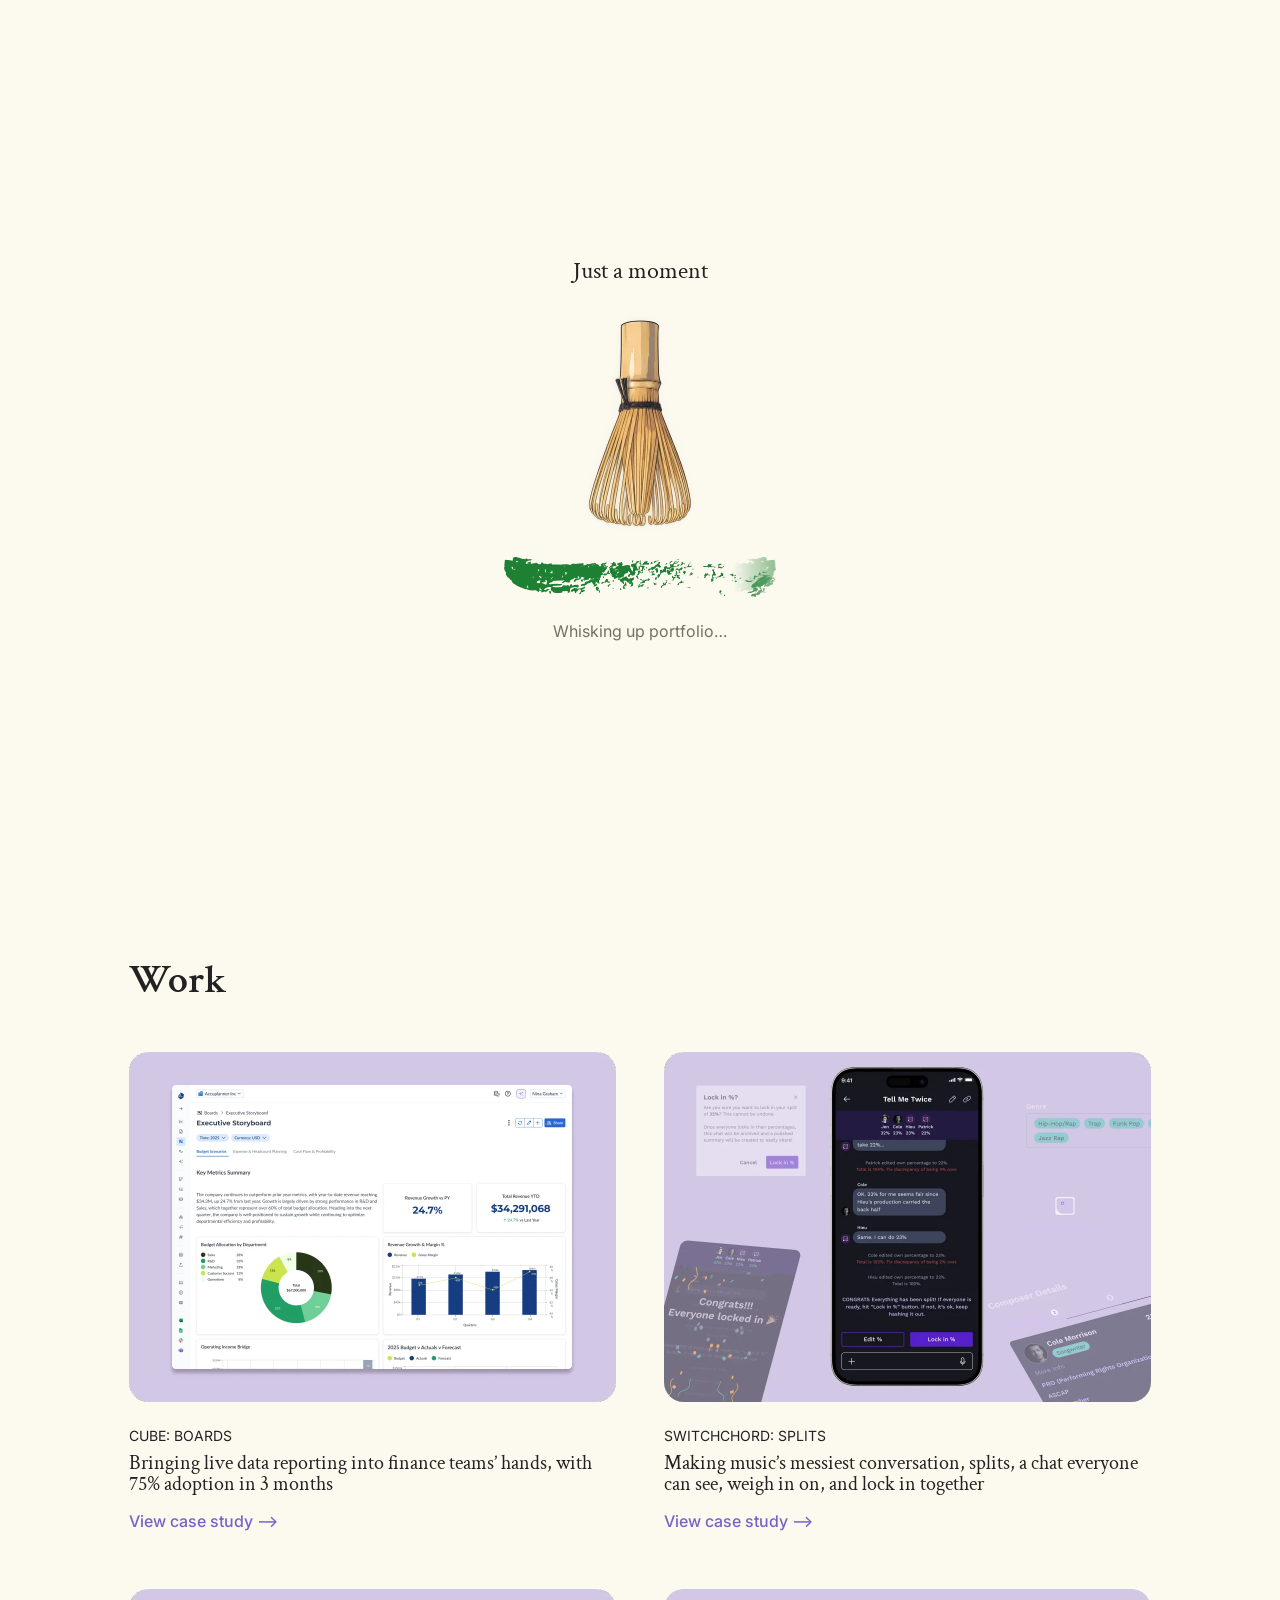
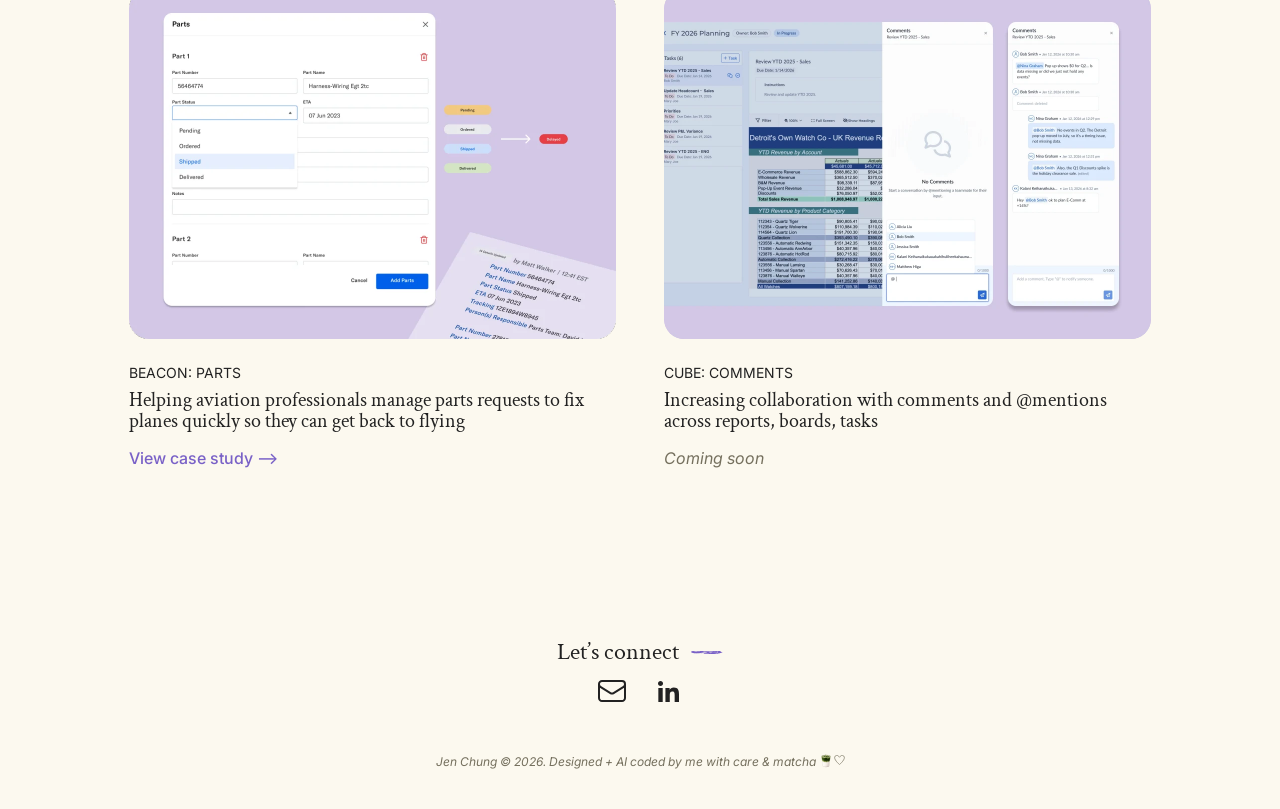
<file: index.html>
<!doctype html>
<html lang="en" data-theme="light">
<head>
<meta charset="utf-8">
<meta name="viewport" content="width=device-width, initial-scale=1">
<title>Jen Chung - Product Designer &amp; Builder</title>
<meta name="description" content="Jen Chung is a Product Designer in Los Angeles who uses strategy, craft, and curiosity to solve complex problems for people — mostly startups.">
<!-- Link previews (LinkedIn, Slack, iMessage…): images are 1200 × 630 in assets/share/ -->
<meta property="og:type" content="website">
<meta property="og:site_name" content="Jen Chung">
<meta property="og:title" content="Jen Chung - Product Designer &amp; Builder">
<meta property="og:description" content="Jen Chung is a Product Designer in Los Angeles who uses strategy, craft, and curiosity to solve complex problems for people — mostly startups.">
<meta property="og:url" content="https://jen-chung.com/">
<meta property="og:image" content="https://jen-chung.com/assets/share/home.jpg">
<meta property="og:image:width" content="1200">
<meta property="og:image:height" content="630">
<meta property="og:image:alt" content="The konbini storefront from Jen Chung’s portfolio, beside her name and intro">
<meta name="twitter:card" content="summary_large_image">
<link rel="icon" href="assets/favicon/favicon-48.png" sizes="48x48" type="image/png">
<link rel="icon" href="assets/favicon/favicon-light.svg" type="image/svg+xml" data-favicon>   <!-- js/site.js swaps in favicon-dark.svg in dark mode -->
<link rel="apple-touch-icon" href="assets/favicon/apple-touch-icon.png">
<!-- Analytics: Umami Cloud (no cookies). data-domains: only counts visits on the live site, not local previews.
     Click events: links with data-umami-event="…" (Resume, Email, LinkedIn, case study cards) + "Case study unlocked" in js/site.js
     + "Konbini entered" and "Konbini bento" (sent up by the konbini, see konbini:track in js/site.js) -->
<script>
  // Jen's own visits: open any page with ?notrack to stop counting this browser (?track to undo).
  (function () {
    var q = new URLSearchParams(location.search), off = q.has('notrack'), on = q.has('track');
    if (!off && !on) return;
    try { off ? localStorage.setItem('umami.disabled', '1') : localStorage.removeItem('umami.disabled'); } catch (e) {}
    q.delete('notrack'); q.delete('track');
    history.replaceState(null, '', location.pathname + (q.toString() ? '?' + q : '') + location.hash);
    setTimeout(function () { alert(off ? "Analytics off: your visits in this browser won't be counted." : 'Analytics on: your visits in this browser count again.'); }, 300);
  })();
</script>
<script defer src="https://cloud.umami.is/script.js" data-website-id="02b9c8de-7507-452b-8b9c-7aef02b59c9d" data-domains="jen-chung.com,www.jen-chung.com"></script>
<meta name="theme-color" content="#fcf9ef">
<meta name="color-scheme" content="only light">   <!-- stops phones' automatic dark mode from darkening the page; the site has its own dark theme -->
<script>
  // Set the theme before the page paints, so there's no flash of the wrong colors.
  (function () {
    var t = 'light';
    // Starts in light. Once a visitor picks light or dark with the toggle, it's remembered on that device.
    try { t = localStorage.getItem('jc-theme') || t; } catch (e) {}
    document.documentElement.dataset.theme = t === 'dark' ? 'dark' : 'light';
    // Cards animate in as they scroll into view (skipped for reduced motion)
    if ('IntersectionObserver' in window && !matchMedia('(prefers-reduced-motion: reduce)').matches) document.documentElement.classList.add('reveal-ready');
    // First visit: the konbini's loading screen covers the whole page, nav included, and the page
    // can't scroll until it's done (css/site.css "First visit"; the hero says when, js/site.js).
    // Skipped when the link points at a section (e.g. #work), so those visitors land right there.
    try {
      if (!localStorage.getItem('kb:visited') && (!location.hash || location.hash === '#konbini')) document.documentElement.classList.add('kb-first-load');
    } catch (e) {}
  })();
</script>
<link rel="preconnect" href="https://fonts.googleapis.com">
<link rel="preconnect" href="https://fonts.gstatic.com" crossorigin>
<link rel="stylesheet" href="https://fonts.googleapis.com/css2?family=Crimson+Text:wght@400;600;700&family=Inter:ital,wght@0,400;0,500;1,400&display=swap">
<link rel="stylesheet" href="css/site.css">
</head>
<body>
<a class="skip-link" href="#work">Skip to work</a>

<!-- ===== Nav ===== -->
<header class="nav nav-auto wrap">
  <div class="nav-bar">
    <a class="logo" href="./" aria-label="Jen Chung, home">Jen<img src="assets/icons/logo-dash.svg" alt=""></a>
    <nav class="nav-links" aria-label="Main">
      <div class="nav-link-list" id="nav-menu">
        <div class="nav-work">
          <button class="nav-work-btn" type="button" aria-expanded="false" aria-controls="work-menu">Work<svg class="nav-chevron" viewBox="0 0 24 24" aria-hidden="true"><path d="m19.5 8.25-7.5 7.5-7.5-7.5" fill="none" stroke="currentColor" stroke-width="1.5" stroke-linecap="round" stroke-linejoin="round"/></svg></button>
          <div class="nav-work-menu" id="work-menu"><div>   <!-- ✏️ case studies, in this order -->
            <a href="cube-boards.html">Cube: Boards</a>
            <a href="switchchord-splits.html">Switchchord: Splits</a>
            <a href="parts-management.html">Beacon: Parts</a>
            <a href="cube-comments.html">Cube: Comments</a>
            <a class="nav-view-all" href="#work">View all <span class="arrow">--&gt;</span></a>
          </div></div>
        </div>
        <a href="design-system.html">Design system</a>
        <a href="about.html">About</a>
        <a href="https://drive.google.com/file/d/1gC43h86qrHcaTnvZw_c9qj-CiYkb4hD7/view?usp=sharing" target="_blank" rel="noopener" data-resume data-umami-event="Resume">Resume</a>
        <a href="mailto:hello@jen-chung.com" data-umami-event="Email">Connect</a>
      </div>
      <div class="nav-tools">
        <button class="theme-toggle" id="theme-toggle" type="button" aria-label="Dark mode" aria-pressed="false">
          <img class="is-light" src="assets/icons/sun-filled.svg" alt=""><img class="is-light" src="assets/icons/moon-outlined.svg" alt="">
          <img class="is-dark" src="assets/icons/sun-outlined.svg" alt=""><img class="is-dark" src="assets/icons/moon-filled.svg" alt="">
        </button>
        <button class="menu-btn" id="menu-btn" type="button" aria-label="Menu" aria-expanded="false" aria-controls="nav-menu">
          <svg class="menu-open" viewBox="0 0 24 24" width="32" height="32" aria-hidden="true"><path d="M3.75 6.75h16.5M3.75 12h16.5m-16.5 5.25h16.5" fill="none" stroke="currentColor" stroke-width="1.5" stroke-linecap="round" stroke-linejoin="round"/></svg>
          <svg class="menu-close" viewBox="0 0 24 24" width="32" height="32" aria-hidden="true"><path d="M6 18 18 6M6 6l12 12" fill="none" stroke="currentColor" stroke-width="1.5" stroke-linecap="round" stroke-linejoin="round"/></svg>
        </button>
      </div>
    </nav>
  </div>
</header>

<main>
  <h1 class="sr-only">Jen Chung - Product Designer &amp; Builder</h1>   <!-- the visible intro is inside the konbini frame; this gives the page its own main heading -->
  <!-- ===== Hero: the konbini (its own file, konbini/konbini-hero.html) ===== -->
  <section class="hero wrap" aria-label="Introduction">
    <iframe class="hero-frame" id="hero" title="Jen's konbini: intro and interactive storefront" allow="autoplay"></iframe>
  </section>

  <!-- ===== Work ===== -->
  <section class="section wrap" id="work" aria-labelledby="work-title">
    <div>
      <h2 id="work-title">Work</h2>
      <div class="grid grid-work">
        <!-- ✏️ Each card: image, label, description, link. -->
        <a class="card reveal" href="cube-boards.html" data-umami-event="Case study card" data-umami-event-study="cube-boards">
          <div class="card-media"><img src="assets/work/cube-boards.webp" alt="Cube Boards executive storyboard with budget and revenue charts" width="974" height="700" loading="lazy"></div>
          <div class="card-body">
            <h3 class="card-label">CUBE: BOARDS</h3>
            <p class="card-desc">Bringing live data reporting into finance teams’ hands, with 75% adoption in 3 months</p>
            <span class="card-cta" aria-hidden="true">View case study <span class="arrow">--&gt;</span></span>
          </div>
        </a>

        <a class="card reveal" href="switchchord-splits.html" data-umami-event="Case study card" data-umami-event-study="switchchord-splits">
          <div class="card-media"><img src="assets/work/switchchord-splits.webp" alt="Switchchord splits workspace chat where collaborators lock in their percentages" width="974" height="700" loading="lazy"></div>
          <div class="card-body">
            <h3 class="card-label">SWITCHCHORD: SPLITS</h3>
            <p class="card-desc">Making music’s messiest conversation, splits, a chat everyone can see, weigh in on, and lock in together</p>
            <span class="card-cta" aria-hidden="true">View case study <span class="arrow">--&gt;</span></span>
          </div>
        </a>

        <a class="card reveal" href="parts-management.html" data-umami-event="Case study card" data-umami-event-study="parts-management">
          <div class="card-media"><img src="assets/work/beacon-parts.webp" alt="Beacon parts request form with order status tags" width="974" height="700" loading="lazy"></div>
          <div class="card-body">
            <h3 class="card-label">BEACON: PARTS</h3>
            <p class="card-desc">Helping aviation professionals manage parts requests to fix planes quickly so they can get back to flying</p>
            <span class="card-cta" aria-hidden="true">View case study <span class="arrow">--&gt;</span></span>
          </div>
        </a>

        <a class="card reveal" href="cube-comments.html" data-umami-event="Case study card" data-umami-event-study="cube-comments">   <!-- a short page (hero + promo video) until the full case study is written -->
          <div class="card-media"><img src="assets/work/cube-comments.webp" alt="Cube comments and @mentions" width="974" height="700" loading="lazy"></div>
          <div class="card-body">
            <h3 class="card-label">CUBE: COMMENTS</h3>
            <p class="card-desc">Increasing collaboration with comments and @mentions across reports, boards, tasks</p>
            <span class="card-cta card-soon" aria-hidden="true">Coming soon</span>
          </div>
        </a>
      </div>
    </div>
  </section>

  <!-- ===== Archive: saved for a later release =====
       Hidden for the first release: a <template> isn't shown, read out or loaded. To bring it back, delete the
       <template> and </template> lines (js/site.js and css/site.css still handle #archive).
       ⚠️ Also switch venmo.html's pager back to "BACK TO ← Archive" (href index.html#archive, aria-label "Back to Archive"). -->
  <template id="archive-later">
  <section class="section wrap" id="archive" aria-labelledby="archive-title">
    <div>
      <h2 id="archive-title">Archive</h2>
      <!-- ✏️ Placeholder images and copy from Figma — replace as the archive is decided.
           To link a card, change <div class="card reveal"> to <a class="card reveal" href="…"> (and </div> to </a>). -->
      <div class="grid grid-archive">
        <div class="card reveal">
          <div class="card-media"><img src="assets/archive/cube-ai-improvements.webp" alt="" width="618" height="616"></div>
          <div class="card-body"><h3 class="card-label">CUBE: AI IMPROVEMENTS</h3><p class="card-desc">Led AI UX improvements across Boards, Decks, Planner, and AI Analyst</p></div>
        </div>
        <div class="card reveal">
          <div class="card-media"><img src="assets/archive/cube-background-tasks.webp" alt="" width="618" height="616"></div>
          <div class="card-body"><h3 class="card-label">CUBE: BACKGROUND TASKS</h3><p class="card-desc">Improved background task card states</p></div>
        </div>
        <div class="card reveal">
          <div class="card-media"><img src="assets/archive/cube-tables.webp" alt="" width="618" height="616"></div>
          <div class="card-body"><h3 class="card-label">CUBE: TABLES</h3><p class="card-desc">New feature where users can build tables directly in Cube Workspace and have it available everywhere tables are used, including spreadsheet</p></div>
        </div>
        <div class="card reveal">
          <div class="card-media"><img src="assets/archive/beacon-internal-teams.webp" alt="" width="618" height="616"></div>
          <div class="card-body"><h3 class="card-label">BEACON: INTERNAL TEAMS</h3><p class="card-desc">Helping aviation professionals manage parts requests to fix planes quickly so they can get back to flying</p></div>
        </div>
        <div class="card reveal">
          <div class="card-media"><img src="assets/archive/beacon-pause-maintenance.webp" alt="" width="618" height="616"></div>
          <div class="card-body"><h3 class="card-label">BEACON: PAUSE MAINTENANCE</h3><p class="card-desc">Feature added to Venmo to help users easily split uneven shared bills</p></div>
        </div>
        <div class="card reveal">
          <div class="card-media"><img src="assets/archive/beacon-custom-message-tags.webp" alt="" width="618" height="616"></div>
          <div class="card-body"><h3 class="card-label">BEACON: CUSTOM MESSAGE TAGS</h3><p class="card-desc">Feature added to Venmo to help users easily split uneven shared bills</p></div>
        </div>
        <a class="card reveal" href="venmo.html" data-umami-event="Case study card" data-umami-event-study="venmo">   <!-- opens the Venmo case study -->
          <div class="card-media"><img src="assets/archive/venmo.webp" alt="" width="618" height="616"></div>
          <div class="card-body"><h3 class="card-label">VENMO</h3><p class="card-desc">Feature added to Venmo to help users easily split uneven shared bills</p></div>
        </a>
        <div class="card reveal">
          <div class="card-media"><img src="assets/archive/hack-for-la.webp" alt="" width="618" height="616"></div>
          <div class="card-body"><h3 class="card-label">HACK FOR LA: CIVIC TECH JOBS</h3><p class="card-desc">Helping aviation professionals manage parts requests to fix planes quickly so they can get back to flying</p></div>
        </div>
        <div class="card reveal">
          <div class="card-media"><img src="assets/archive/traversync.webp" alt="" width="618" height="616"></div>
          <div class="card-body"><h3 class="card-label">TRAVERSYNC: MOBILE APP</h3><p class="card-desc">Feature added to Venmo to help users easily split uneven shared bills</p></div>
        </div>
      </div>
    </div>
  </section>
  </template>
</main>

<!-- ===== Footer ===== -->
<footer class="footer" id="connect">
  <div class="connect">
    <h2 class="connect-title">Let’s connect <img src="assets/icons/connect-line.svg" alt=""></h2>
    <div class="socials">
      <a href="mailto:hello@jen-chung.com" data-umami-event="Email" aria-label="Email Jen">
        <svg viewBox="-3 0 30 24" aria-hidden="true"><path d="M21.75 6.75v10.5a2.25 2.25 0 0 1-2.25 2.25h-15a2.25 2.25 0 0 1-2.25-2.25V6.75m19.5 0A2.25 2.25 0 0 0 19.5 4.5h-15a2.25 2.25 0 0 0-2.25 2.25m19.5 0v.243a2.25 2.25 0 0 1-1.07 1.916l-7.5 4.615a2.25 2.25 0 0 1-2.36 0L3.32 8.91a2.25 2.25 0 0 1-1.07-1.916V6.75" fill="none" stroke="currentColor" stroke-width="1.5" stroke-linecap="round" stroke-linejoin="round"/></svg>
      </a>
      <a href="https://www.linkedin.com/in/jennifer-chung/" data-umami-event="LinkedIn" target="_blank" rel="noopener" aria-label="Jen on LinkedIn">
        <svg viewBox="0 0 40 32" aria-hidden="true"><path fill="currentColor" d="M14.7006 26.8802H10.3469V12.9395H14.7006V26.8802ZM12.5214 11.0379C11.1292 11.0379 10 9.89131 10 8.50703C10 7.84212 10.2656 7.20443 10.7385 6.73426C11.2114 6.26409 11.8527 5.99995 12.5214 5.99995C13.1901 5.99995 13.8315 6.26409 14.3043 6.73426C14.7772 7.20443 15.0428 7.84212 15.0428 8.50703C15.0428 9.89131 13.9131 11.0379 12.5214 11.0379ZM30.9953 26.8802H26.6509V20.0939C26.6509 18.4766 26.6181 16.4025 24.3873 16.4025C22.1237 16.4025 21.7769 18.1597 21.7769 19.9774V26.8802H17.4278V12.9395H21.6034V14.8412H21.6644C22.2456 13.7458 23.6655 12.59 25.7838 12.59C30.19 12.59 31 15.475 31 19.2224V26.8802H30.9953Z"/></svg>
      </a>
    </div>
  </div>
  <p class="colophon">Jen Chung © 2026. Designed + AI coded by me with care &amp; <span class="colophon-end">matcha<span class="colophon-icons" aria-hidden="true"><img src="assets/icons/matcha.png" alt="" width="12" height="15"><svg viewBox="0 0 11.35 10.86" width="11" height="10"><path d="M5.676 10.375S13.243 4.082 10.294 1.138C7.984-1.168 5.676 2.488 5.676 2.488S3.365-1.168 1.056 1.138C-1.891 4.082 5.676 10.375 5.676 10.375Z" fill="none" stroke="currentColor" stroke-width=".75"/></svg></span></span></p>
</footer>

<script src="js/site.js"></script>
</body>
</html>
</file>
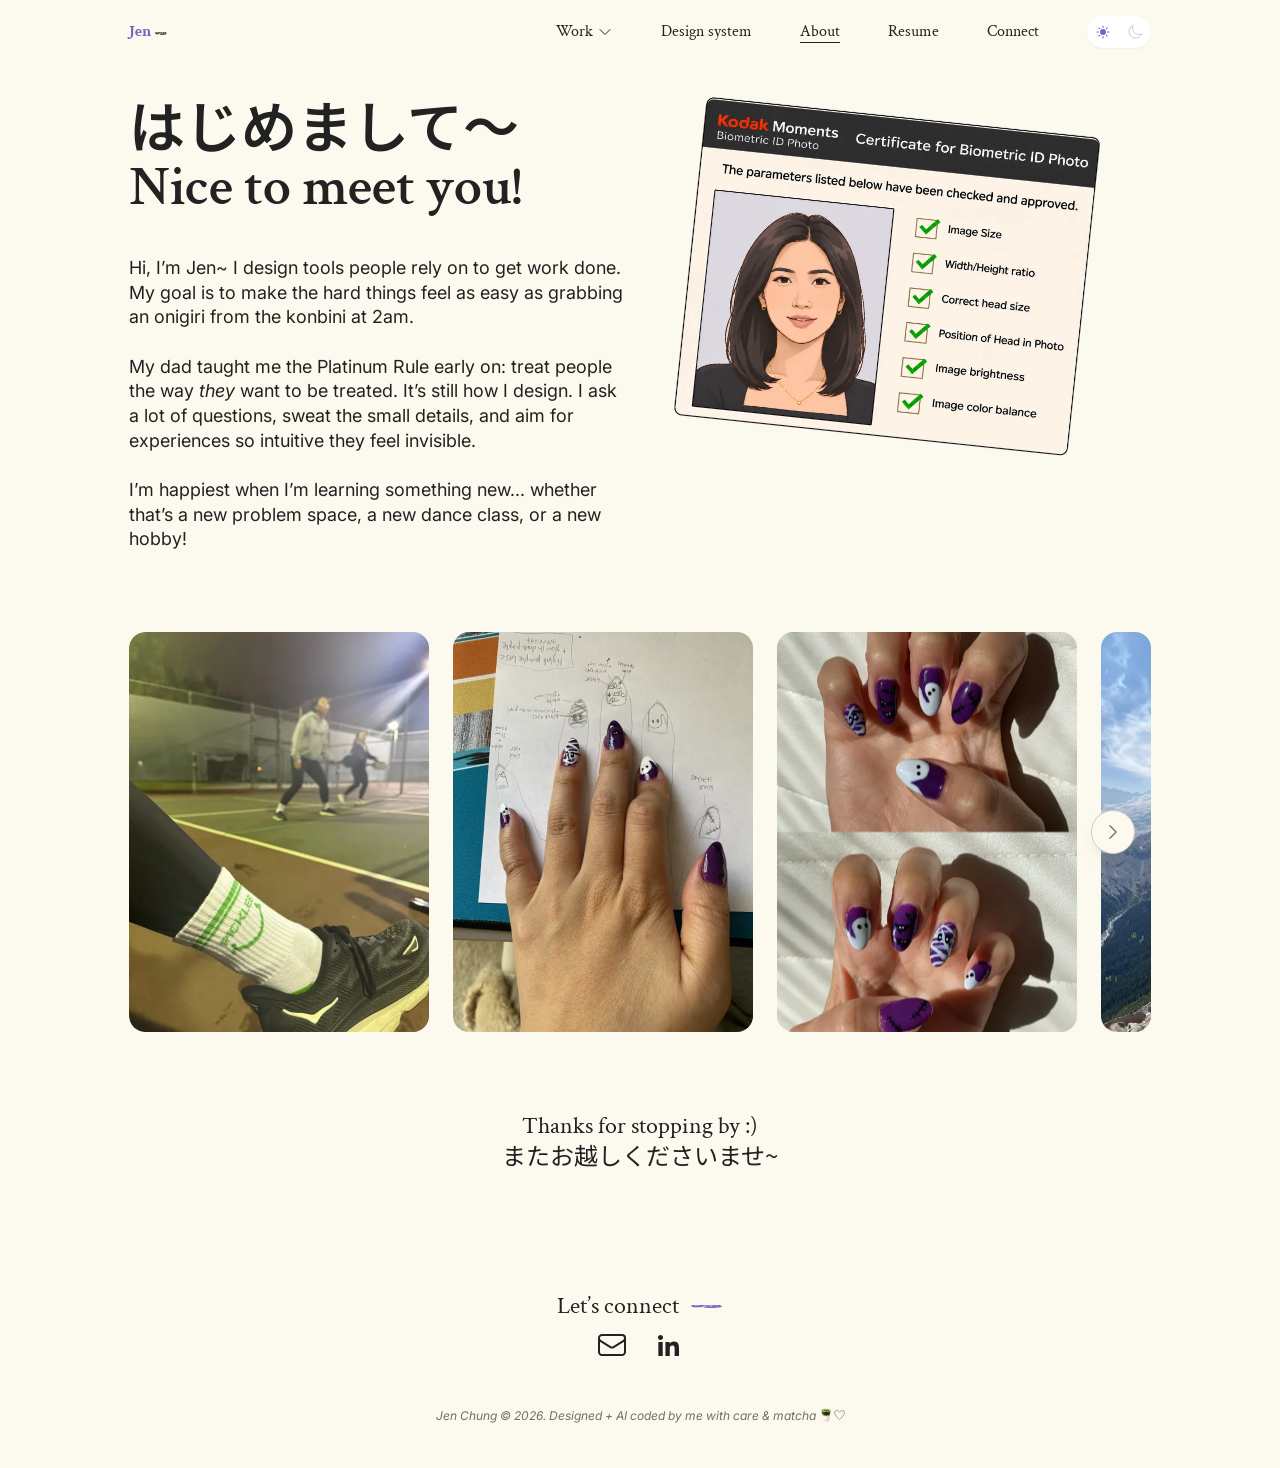
<file: about.html>
<!doctype html>
<html lang="en" data-theme="light">
<head>
<meta charset="utf-8">
<meta name="viewport" content="width=device-width, initial-scale=1">
<title>About - Jen Chung</title>
<meta name="description" content="About Jen Chung, a Product Designer in Los Angeles who designs tools people rely on to get work done.">
<!-- Link previews (LinkedIn, Slack, iMessage…): images are 1200 × 630 in assets/share/ -->
<meta property="og:type" content="website">
<meta property="og:site_name" content="Jen Chung">
<meta property="og:title" content="About - Jen Chung">
<meta property="og:description" content="About Jen Chung, a Product Designer in Los Angeles who designs tools people rely on to get work done.">
<meta property="og:url" content="https://jen-chung.com/about">
<meta property="og:image" content="https://jen-chung.com/assets/share/home.jpg">
<meta property="og:image:width" content="1200">
<meta property="og:image:height" content="630">
<meta property="og:image:alt" content="The konbini storefront from Jen Chung’s portfolio, beside her name and intro">
<meta name="twitter:card" content="summary_large_image">
<link rel="icon" href="assets/favicon/favicon-48.png" sizes="48x48" type="image/png">
<link rel="icon" href="assets/favicon/favicon-light.svg" type="image/svg+xml" data-favicon>   <!-- js/site.js swaps in favicon-dark.svg in dark mode -->
<link rel="apple-touch-icon" href="assets/favicon/apple-touch-icon.png">
<!-- Analytics: Umami Cloud (no cookies). data-domains: only counts visits on the live site, not local previews.
     Click events: links with data-umami-event="…" (Resume, Email, LinkedIn, case study cards) + "Case study unlocked" in js/site.js -->
<script>
  // Jen's own visits: open any page with ?notrack to stop counting this browser (?track to undo).
  (function () {
    var q = new URLSearchParams(location.search), off = q.has('notrack'), on = q.has('track');
    if (!off && !on) return;
    try { off ? localStorage.setItem('umami.disabled', '1') : localStorage.removeItem('umami.disabled'); } catch (e) {}
    q.delete('notrack'); q.delete('track');
    history.replaceState(null, '', location.pathname + (q.toString() ? '?' + q : '') + location.hash);
    setTimeout(function () { alert(off ? "Analytics off: your visits in this browser won't be counted." : 'Analytics on: your visits in this browser count again.'); }, 300);
  })();
</script>
<script defer src="https://cloud.umami.is/script.js" data-website-id="02b9c8de-7507-452b-8b9c-7aef02b59c9d" data-domains="jen-chung.com,www.jen-chung.com"></script>
<meta name="theme-color" content="#fcf9ef">
<meta name="color-scheme" content="only light">   <!-- stops phones' automatic dark mode from darkening the page; the site has its own dark theme -->
<script>
  // Set the theme before the page paints, so there's no flash of the wrong colors.
  (function () {
    var t = 'light';
    // Starts in light. Once a visitor picks light or dark with the toggle, it's remembered on that device.
    try { t = localStorage.getItem('jc-theme') || t; } catch (e) {}
    document.documentElement.dataset.theme = t === 'dark' ? 'dark' : 'light';
    // Cards animate in as they scroll into view (skipped for reduced motion)
    if ('IntersectionObserver' in window && !matchMedia('(prefers-reduced-motion: reduce)').matches) document.documentElement.classList.add('reveal-ready');
  })();
</script>
<link rel="preconnect" href="https://fonts.googleapis.com">
<link rel="preconnect" href="https://fonts.gstatic.com" crossorigin>
<link rel="stylesheet" href="https://fonts.googleapis.com/css2?family=Crimson+Text:wght@400;600;700&family=Inter:ital,wght@0,400;0,500;1,400&display=swap">
<link rel="stylesheet" href="https://fonts.googleapis.com/css2?family=Noto+Sans+JP:wght@400;600&text=~%E3%80%9C%E3%81%84%E3%81%8A%E3%81%8F%E3%81%95%E3%81%97%E3%81%98%E3%81%9B%E3%81%9F%E3%81%A0%E3%81%A6%E3%81%AF%E3%81%BE%E3%82%81%E8%B6%8A&display=swap">   <!-- just the Japanese characters on this page -->
<link rel="stylesheet" href="css/site.css">
</head>
<body>
<a class="skip-link" href="#about">Skip to About</a>

<!-- ===== Nav ===== -->
<header class="nav nav-auto wrap">
  <div class="nav-bar">
    <a class="logo" href="index.html" aria-label="Jen Chung, home">Jen<img src="assets/icons/logo-dash.svg" alt=""></a>
    <nav class="nav-links" aria-label="Main">
      <div class="nav-link-list" id="nav-menu">
        <div class="nav-work">
          <button class="nav-work-btn" type="button" aria-expanded="false" aria-controls="work-menu">Work<svg class="nav-chevron" viewBox="0 0 24 24" aria-hidden="true"><path d="m19.5 8.25-7.5 7.5-7.5-7.5" fill="none" stroke="currentColor" stroke-width="1.5" stroke-linecap="round" stroke-linejoin="round"/></svg></button>
          <div class="nav-work-menu" id="work-menu"><div>   <!-- ✏️ case studies, in this order -->
            <a href="cube-boards.html">Cube: Boards</a>
            <a href="switchchord-splits.html">Switchchord: Splits</a>
            <a href="parts-management.html">Beacon: Parts</a>
            <a href="cube-comments.html">Cube: Comments</a>
            <a class="nav-view-all" href="index.html#work">View all <span class="arrow">--&gt;</span></a>
          </div></div>
        </div>
        <a href="design-system.html">Design system</a>
        <a aria-current="page" href="about.html">About</a>
        <a href="https://drive.google.com/file/d/1gC43h86qrHcaTnvZw_c9qj-CiYkb4hD7/view?usp=sharing" target="_blank" rel="noopener" data-resume data-umami-event="Resume">Resume</a>
        <a href="mailto:hello@jen-chung.com" data-umami-event="Email">Connect</a>
      </div>
      <div class="nav-tools">
        <button class="theme-toggle" id="theme-toggle" type="button" aria-label="Dark mode" aria-pressed="false">
          <img class="is-light" src="assets/icons/sun-filled.svg" alt=""><img class="is-light" src="assets/icons/moon-outlined.svg" alt="">
          <img class="is-dark" src="assets/icons/sun-outlined.svg" alt=""><img class="is-dark" src="assets/icons/moon-filled.svg" alt="">
        </button>
        <button class="menu-btn" id="menu-btn" type="button" aria-label="Menu" aria-expanded="false" aria-controls="nav-menu">
          <svg class="menu-open" viewBox="0 0 24 24" width="32" height="32" aria-hidden="true"><path d="M3.75 6.75h16.5M3.75 12h16.5m-16.5 5.25h16.5" fill="none" stroke="currentColor" stroke-width="1.5" stroke-linecap="round" stroke-linejoin="round"/></svg>
          <svg class="menu-close" viewBox="0 0 24 24" width="32" height="32" aria-hidden="true"><path d="M6 18 18 6M6 6l12 12" fill="none" stroke="currentColor" stroke-width="1.5" stroke-linecap="round" stroke-linejoin="round"/></svg>
        </button>
      </div>
    </nav>
  </div>
</header>

<!-- Design source: Figma "Portfolio designs 2026" › About page (desktop light 10851:89042, dark 10822:88917;
     phone light 10759:76847, dark 10759:76634). ✏️ Photos and clips live in assets/about/. -->
<main class="about wrap" id="about">
  <div>

    <!-- ===== Intro: heading + text + photo. Three layouts (large / medium / small), see the About section in css/site.css ===== -->
    <section class="about-intro" aria-labelledby="about-title">
      <div class="about-text">
        <h1 class="about-title" id="about-title"><span lang="ja">はじめまして〜</span> <br>Nice to meet you!</h1>
        <div class="about-body">
          <p>Hi, I’m Jen~ I design tools people rely on to get work done. My goal is to make the hard things feel as easy as grabbing an onigiri from the konbini at 2am.</p>
          <p>My dad taught me the Platinum Rule early on: treat people the way <i>they</i> want to be treated. It’s still how I design. I ask a lot of questions, sweat the small details, and aim for experiences so intuitive they feel invisible.</p>
          <p>I’m happiest when I’m learning something new... whether that’s a new problem space, a new dance class, or a new hobby!</p>
        </div>
      </div>
      <picture class="about-photo">
        <source media="(max-width: 759px)" srcset="assets/about/portrait-phone.webp" width="716" height="580">
        <img src="assets/about/portrait.webp" alt="An illustrated portrait of me on a Kodak Moments biometric ID photo certificate" width="860" height="912">
      </picture>
    </section>

    <!-- ===== Interests: a row of photos and clips that moves on by itself every few seconds and loops forever.
         Visitors can also click the chevrons, swipe, use a trackpad, or drag it with the mouse.
         It pauses while the pointer is over it or a button has keyboard focus, and never moves on its own with reduced motion.
         ✏️ Reorder by moving the <li>s (same order as the old site). Clips are silent and only play while they're on screen.
         ✏️ Seconds per photo: GALLERY_DELAY_MS in the script at the bottom. ===== -->
    <section class="about-interests" aria-label="Interests">
      <div class="gallery">
        <ul class="interests" id="interests-row" tabindex="0" aria-label="Interests: photos and clips, scroll sideways for more">
          <li><img src="assets/about/pickleball.webp" alt="Pickleball at night, with my Pickles socks in front" loading="lazy"></li>
          <li><img src="assets/about/nails-sketches.webp" alt="My hand next to sketches planning Halloween nail art" loading="lazy"></li>
          <li><img src="assets/about/nails.webp" alt="The finished Halloween nails: ghosts, a mummy, bats and stitches on purple" loading="lazy"></li>
          <li><img src="assets/about/mt-rainier.webp" alt="Me on a rocky trail with Mt. Rainier behind me" loading="lazy"></li>
          <li><img src="assets/about/matcha.webp" alt="Sifting matcha into a bowl, with a bamboo whisk and a tin of Kyoto matcha" loading="lazy"></li>
          <li><video src="assets/about/matcha-cold-foam.mp4" poster="assets/about/matcha-cold-foam-poster.webp" muted loop playsinline preload="none" aria-label="Making a matcha drink with blueberry cold foam"></video></li>
          <li><img src="assets/about/itadori-drawing.webp" alt="My pencil drawing of Itadori from Jujutsu Kaisen, next to the reference card" loading="lazy"></li>
          <li><img src="assets/about/rug.webp" alt="The finished tufted rug of No-Face from Spirited Away on the train" loading="lazy"></li>
          <li><video src="assets/about/rug-tufting.mp4" poster="assets/about/rug-tufting-poster.webp" muted loop playsinline preload="none" aria-label="Tufting a rug with a tufting gun"></video></li>
          <li><img src="assets/about/akaza-drawing.webp" alt="My pencil drawing of Akaza from Demon Slayer, next to the reference box art" loading="lazy"></li>
        </ul>
        <!-- Heroicons chevron-left / chevron-right. The left one stays hidden until the row first moves on. -->
        <button class="gallery-btn gallery-prev is-hidden" type="button" aria-label="Previous photo" aria-controls="interests-row"><svg viewBox="0 0 24 24" aria-hidden="true"><path d="M15.75 19.5 8.25 12l7.5-7.5" fill="none" stroke="currentColor" stroke-width="1.5" stroke-linecap="round" stroke-linejoin="round"/></svg></button>
        <button class="gallery-btn gallery-next" type="button" aria-label="Next photo" aria-controls="interests-row"><svg viewBox="0 0 24 24" aria-hidden="true"><path d="m8.25 4.5 7.5 7.5-7.5 7.5" fill="none" stroke="currentColor" stroke-width="1.5" stroke-linecap="round" stroke-linejoin="round"/></svg></button>
      </div>
    </section>

    <p class="about-thanks">Thanks for stopping by :)<br><span lang="ja">またお越しくださいませ~</span></p>
  </div>
</main>

<!-- ===== Footer ===== -->
<footer class="footer" id="connect">
  <div class="connect">
    <h2 class="connect-title">Let’s connect <img src="assets/icons/connect-line.svg" alt=""></h2>
    <div class="socials">
      <a href="mailto:hello@jen-chung.com" data-umami-event="Email" aria-label="Email Jen">
        <svg viewBox="-3 0 30 24" aria-hidden="true"><path d="M21.75 6.75v10.5a2.25 2.25 0 0 1-2.25 2.25h-15a2.25 2.25 0 0 1-2.25-2.25V6.75m19.5 0A2.25 2.25 0 0 0 19.5 4.5h-15a2.25 2.25 0 0 0-2.25 2.25m19.5 0v.243a2.25 2.25 0 0 1-1.07 1.916l-7.5 4.615a2.25 2.25 0 0 1-2.36 0L3.32 8.91a2.25 2.25 0 0 1-1.07-1.916V6.75" fill="none" stroke="currentColor" stroke-width="1.5" stroke-linecap="round" stroke-linejoin="round"/></svg>
      </a>
      <a href="https://www.linkedin.com/in/jennifer-chung/" data-umami-event="LinkedIn" target="_blank" rel="noopener" aria-label="Jen on LinkedIn">
        <svg viewBox="0 0 40 32" aria-hidden="true"><path fill="currentColor" d="M14.7006 26.8802H10.3469V12.9395H14.7006V26.8802ZM12.5214 11.0379C11.1292 11.0379 10 9.89131 10 8.50703C10 7.84212 10.2656 7.20443 10.7385 6.73426C11.2114 6.26409 11.8527 5.99995 12.5214 5.99995C13.1901 5.99995 13.8315 6.26409 14.3043 6.73426C14.7772 7.20443 15.0428 7.84212 15.0428 8.50703C15.0428 9.89131 13.9131 11.0379 12.5214 11.0379ZM30.9953 26.8802H26.6509V20.0939C26.6509 18.4766 26.6181 16.4025 24.3873 16.4025C22.1237 16.4025 21.7769 18.1597 21.7769 19.9774V26.8802H17.4278V12.9395H21.6034V14.8412H21.6644C22.2456 13.7458 23.6655 12.59 25.7838 12.59C30.19 12.59 31 15.475 31 19.2224V26.8802H30.9953Z"/></svg>
      </a>
    </div>
  </div>
  <p class="colophon">Jen Chung © 2026. Designed + AI coded by me with care &amp; <span class="colophon-end">matcha<span class="colophon-icons" aria-hidden="true"><img src="assets/icons/matcha.png" alt="" width="12" height="15"><svg viewBox="0 0 11.35 10.86" width="11" height="10"><path d="M5.676 10.375S13.243 4.082 10.294 1.138C7.984-1.168 5.676 2.488 5.676 2.488S3.365-1.168 1.056 1.138C-1.891 4.082 5.676 10.375 5.676 10.375Z" fill="none" stroke="currentColor" stroke-width=".75"/></svg></span></span></p>
</footer>

<script src="js/site.js"></script>
<script>
  // Interests gallery
  // - Moves on to the next photo every GALLERY_DELAY_MS and loops forever: the photos are copied once
  //   after the last one, and when the row reaches the copy of the first photo it jumps back without a visible change.
  // - Chevrons go back / forward one photo. The left one appears once the row has moved on from the first photo.
  // - Pauses while the pointer is over the row, while a chevron or the row has keyboard focus, while someone is
  //   swiping or dragging it, and while it's off screen. With reduced motion it never moves by itself.
  // - Clips play (muted) only while they're on screen.
  (function () {
    var GALLERY_DELAY_MS = 4000;                                   // ✏️ time on each photo (4s, as on the old site)
    var row = document.querySelector('.interests');
    if (!row) return;
    var gallery = row.parentElement;
    var prevBtn = gallery.querySelector('.gallery-prev');
    var nextBtn = gallery.querySelector('.gallery-next');
    var still = matchMedia('(prefers-reduced-motion: reduce)').matches;

    // One hidden copy of every tile, so the row can keep going past the last photo.
    var originals = Array.prototype.slice.call(row.children);
    var count = originals.length;
    originals.forEach(function (li) {
      var copy = li.cloneNode(true);
      copy.setAttribute('aria-hidden', 'true');
      copy.inert = true;
      row.appendChild(copy);
    });
    var tiles = row.children;
    var pos = function (i) { return tiles[i].offsetLeft - tiles[0].offsetLeft; };
    var loopWidth = function () { return pos(count); };
    var current = function () {                                    // the tile nearest the left edge
      var best = 0, gap = Infinity;
      for (var i = 0; i < tiles.length; i++) { var d = Math.abs(pos(i) - row.scrollLeft); if (d < gap) { gap = d; best = i; } }
      return best;
    };
    var jump = function (left) {                                   // move without animating (the copy looks the same)
      row.style.scrollSnapType = 'none'; row.scrollLeft = left; row.offsetWidth; row.style.scrollSnapType = '';
    };
    var go = function (i) {
      row.scrollTo({ left: pos(i), behavior: still ? 'auto' : 'smooth' });
      if (i % count !== 0) prevBtn.classList.remove('is-hidden');
    };
    var next = function () {
      var i = current();
      if (i >= count) { jump(row.scrollLeft - loopWidth()); i -= count; }
      go(i + 1);
    };
    var prev = function () {
      var i = current();
      if (i <= 0) { jump(row.scrollLeft + loopWidth()); i += count; }
      go(i - 1);
    };
    // After any scroll settles in the copies, quietly jump back to the same photo in the originals.
    var settleTimer = 0;
    var settle = function () {
      if (row.scrollLeft >= loopWidth() - 2) jump(row.scrollLeft - loopWidth());
      if (current() % count !== 0) prevBtn.classList.remove('is-hidden');
    };
    row.addEventListener('scroll', function () { clearTimeout(settleTimer); settleTimer = setTimeout(settle, 150); }, { passive: true });

    // Auto-advance, with a set of reasons to hold still.
    var timer = 0, holds = {};
    var schedule = function () {
      clearTimeout(timer);
      if (still || Object.keys(holds).length) return;
      timer = setTimeout(function () { next(); schedule(); }, GALLERY_DELAY_MS);
    };
    var hold = function (why) { holds[why] = 1; clearTimeout(timer); };
    var release = function (why) { delete holds[why]; schedule(); };

    nextBtn.addEventListener('click', function () { next(); schedule(); });
    prevBtn.addEventListener('click', function () { prev(); schedule(); });
    gallery.addEventListener('pointerenter', function (e) { if (e.pointerType === 'mouse') hold('hover'); });
    gallery.addEventListener('pointerleave', function (e) { if (e.pointerType === 'mouse') release('hover'); });
    gallery.addEventListener('focusin', function () { if (gallery.querySelector(':focus-visible')) hold('focus'); });
    gallery.addEventListener('focusout', function () { release('focus'); });
    row.addEventListener('touchstart', function () { hold('touch'); }, { passive: true });
    row.addEventListener('touchend', function () { release('touch'); }, { passive: true });
    document.addEventListener('visibilitychange', function () { document.hidden ? hold('tab') : release('tab'); });
    if ('IntersectionObserver' in window) {
      new IntersectionObserver(function (entries) {
        entries[0].isIntersecting ? release('offscreen') : hold('offscreen');
      }).observe(row);
    } else schedule();

    // Clips play only while on screen.
    if ('IntersectionObserver' in window && !still) {
      var io = new IntersectionObserver(function (entries) {
        entries.forEach(function (e) {
          var v = e.target;
          if (e.isIntersecting) { v.preload = 'auto'; v.play().catch(function () {}); } else v.pause();
        });
      }, { threshold: 0.5 });
      row.querySelectorAll('video').forEach(function (v) { io.observe(v); });
    }

    // With a mouse, the row can also be dragged sideways.
    var down = null, moved = false;
    row.addEventListener('pointerdown', function (e) {
      if (e.pointerType !== 'mouse' || e.button !== 0) return;
      down = { x: e.clientX, left: row.scrollLeft }; moved = false;
    });
    addEventListener('pointermove', function (e) {
      if (!down) return;
      var dx = e.clientX - down.x;
      if (!moved && Math.abs(dx) > 4) { moved = true; row.classList.add('is-dragging'); }
      if (moved) row.scrollLeft = down.left - dx;
    });
    addEventListener('pointerup', function () {
      if (!down) return;
      down = null;
      if (moved) { row.classList.remove('is-dragging'); }
    });
    row.addEventListener('dragstart', function (e) { e.preventDefault(); });
  })();
</script>
</body>
</html>
</file>
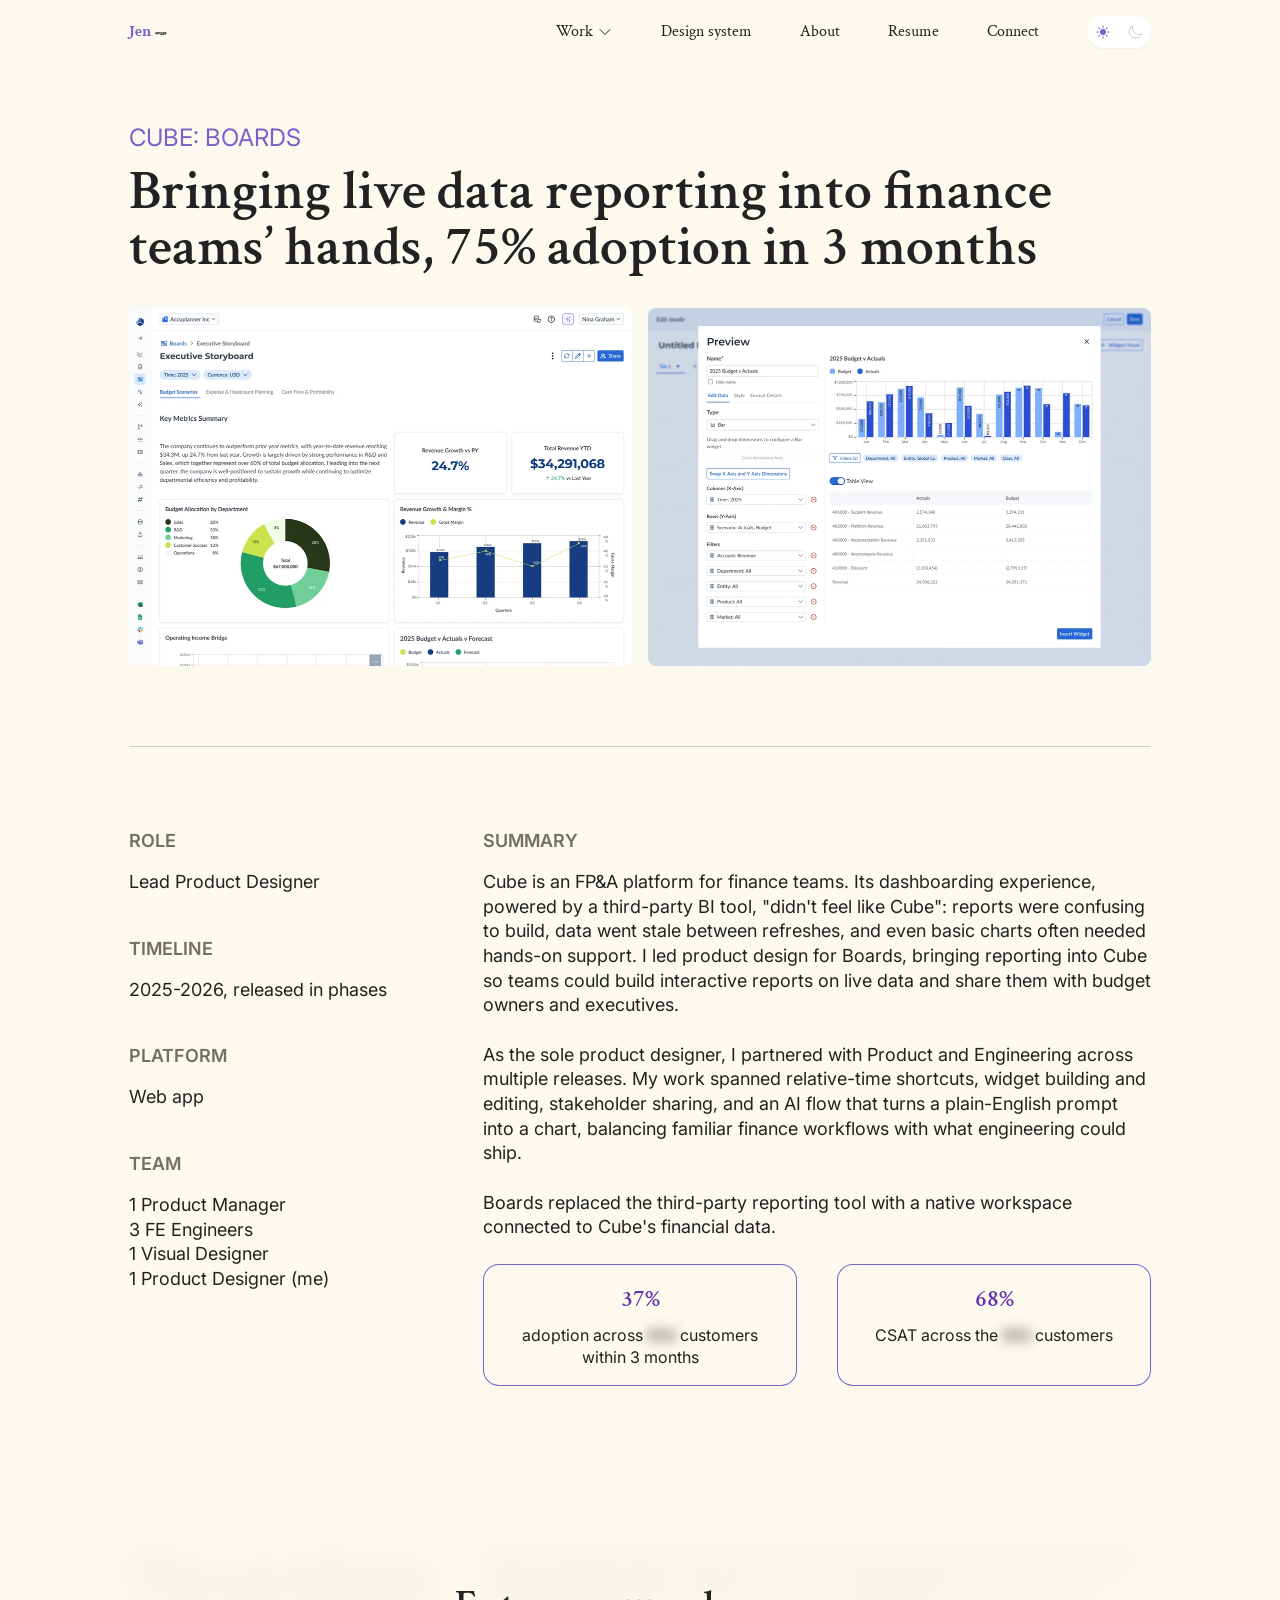
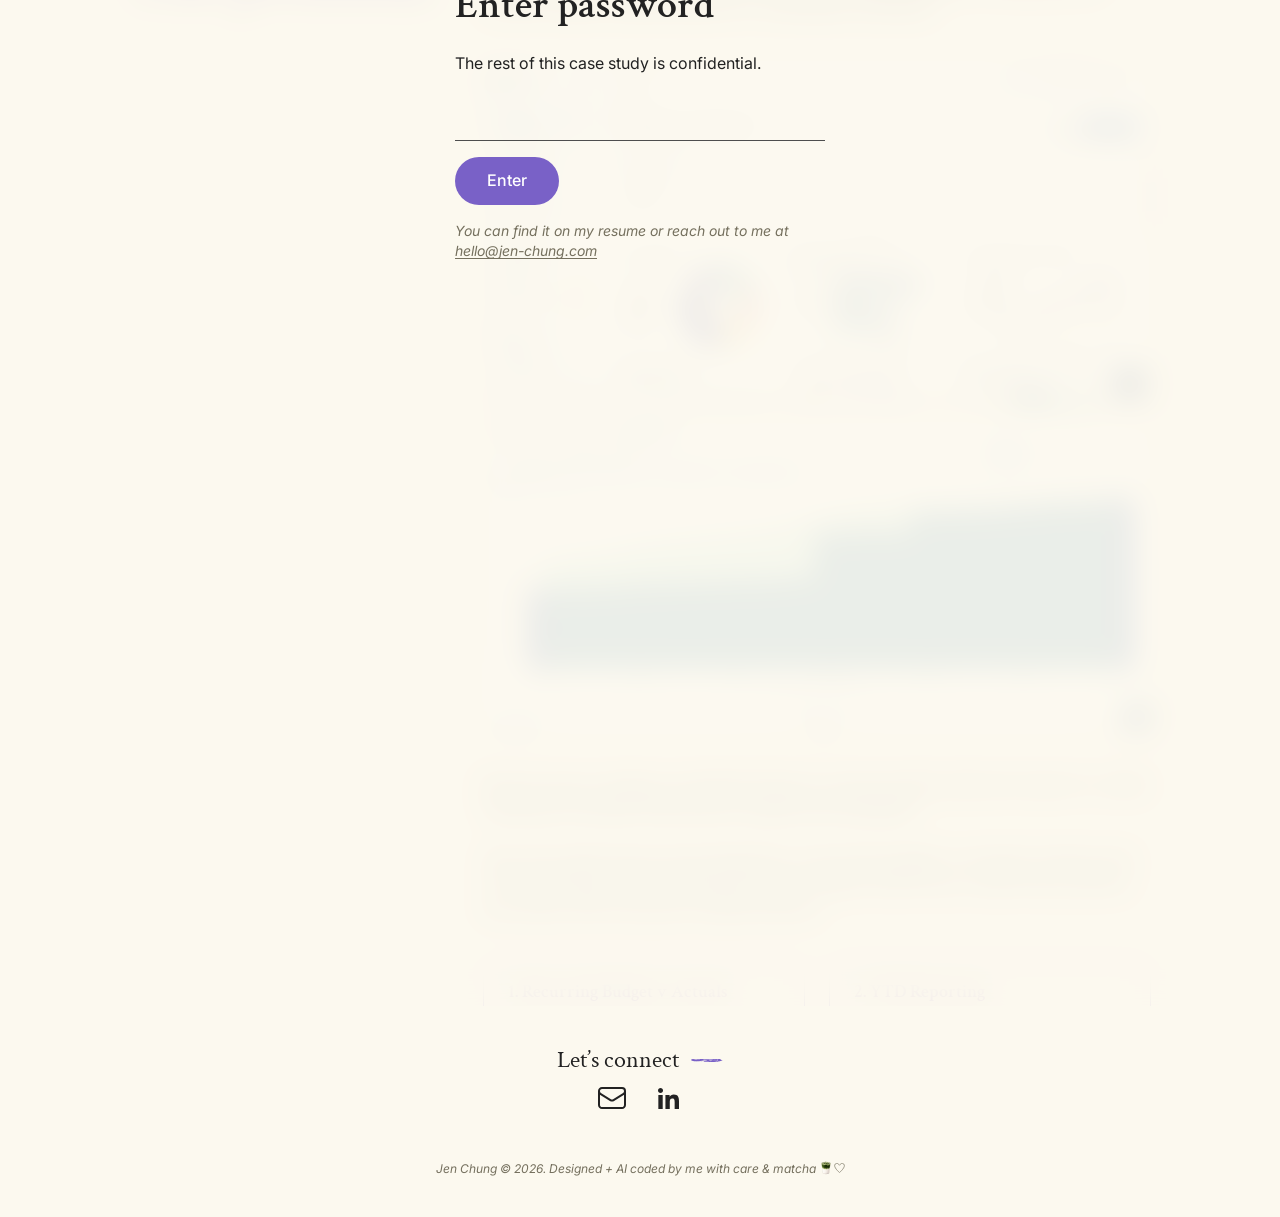
<file: cube-boards.html>
<!doctype html>
<html lang="en" data-theme="light">
<head>
<meta charset="utf-8">
<meta name="viewport" content="width=device-width, initial-scale=1">
<title>Cube: Boards - Jen Chung</title>
<meta name="description" content="How Jen Chung led product design for Cube Boards: live financial reporting built into Cube, with 75% adoption in 3 months.">
<!-- Link previews (LinkedIn, Slack, iMessage…): images are 1200 × 630 in assets/share/ -->
<meta property="og:type" content="website">
<meta property="og:site_name" content="Jen Chung">
<meta property="og:title" content="Cube: Boards - Jen Chung">
<meta property="og:description" content="How Jen Chung led product design for Cube Boards: live financial reporting built into Cube, with 75% adoption in 3 months.">
<meta property="og:url" content="https://jen-chung.com/cube-boards">
<meta property="og:image" content="https://jen-chung.com/assets/share/cube-boards.jpg">
<meta property="og:image:width" content="1200">
<meta property="og:image:height" content="630">
<meta property="og:image:alt" content="Two Cube Boards screens: an executive storyboard and the widget editor">
<meta name="twitter:card" content="summary_large_image">
<link rel="icon" href="assets/favicon/favicon-48.png" sizes="48x48" type="image/png">
<link rel="icon" href="assets/favicon/favicon-light.svg" type="image/svg+xml" data-favicon>   <!-- js/site.js swaps in favicon-dark.svg in dark mode -->
<link rel="apple-touch-icon" href="assets/favicon/apple-touch-icon.png">
<!-- Analytics: Umami Cloud (no cookies). data-domains: only counts visits on the live site, not local previews.
     Click events: links with data-umami-event="…" (Resume, Email, LinkedIn, case study cards) + "Case study unlocked" in js/site.js -->
<script>
  // Jen's own visits: open any page with ?notrack to stop counting this browser (?track to undo).
  (function () {
    var q = new URLSearchParams(location.search), off = q.has('notrack'), on = q.has('track');
    if (!off && !on) return;
    try { off ? localStorage.setItem('umami.disabled', '1') : localStorage.removeItem('umami.disabled'); } catch (e) {}
    q.delete('notrack'); q.delete('track');
    history.replaceState(null, '', location.pathname + (q.toString() ? '?' + q : '') + location.hash);
    setTimeout(function () { alert(off ? "Analytics off: your visits in this browser won't be counted." : 'Analytics on: your visits in this browser count again.'); }, 300);
  })();
</script>
<script defer src="https://cloud.umami.is/script.js" data-website-id="02b9c8de-7507-452b-8b9c-7aef02b59c9d" data-domains="jen-chung.com,www.jen-chung.com"></script>
<meta name="theme-color" content="#fcf9ef">
<meta name="color-scheme" content="only light">   <!-- stops phones' automatic dark mode from darkening the page; the site has its own dark theme -->
<script>
  // Set the theme before the page paints (same as the home page).
  (function () {
    var t = 'light';
    // Starts in light. Once a visitor picks light or dark with the toggle, it's remembered on that device.
    try { t = localStorage.getItem('jc-theme') || t; } catch (e) {}
    document.documentElement.dataset.theme = t === 'dark' ? 'dark' : 'light';
    // Password gate: hide everything after the summary until it's been unlocked once on this device
    try { if (localStorage.getItem('jc-unlocked-cube-boards') !== '1') document.documentElement.classList.add('cs-is-locked'); }
    catch (e) { document.documentElement.classList.add('cs-is-locked'); }
    // Soft rise: text and visuals start hidden and rise in as they scroll into view (js/site.js)
    if ('IntersectionObserver' in window && !matchMedia('(prefers-reduced-motion: reduce)').matches) document.documentElement.classList.add('cs-rise-ready');
  })();
</script>
<link rel="preconnect" href="https://fonts.googleapis.com">
<link rel="preconnect" href="https://fonts.gstatic.com" crossorigin>
<link rel="stylesheet" href="https://fonts.googleapis.com/css2?family=Crimson+Text:wght@400;600;700&family=Inter:ital,wght@0,400;0,500;0,600;0,700;1,400&display=swap">
<link rel="stylesheet" href="css/site.css">
</head>
<body>
<a class="skip-link" href="#case-study">Skip to case study</a>

<!-- ===== Nav ===== -->
<header class="nav nav-auto wrap">
  <div class="nav-bar">
    <a class="logo" href="index.html" aria-label="Jen Chung, home">Jen<img src="assets/icons/logo-dash.svg" alt=""></a>
    <nav class="nav-links" aria-label="Main">
      <div class="nav-link-list" id="nav-menu">
        <div class="nav-work">
          <button class="nav-work-btn" type="button" aria-expanded="false" aria-controls="work-menu">Work<svg class="nav-chevron" viewBox="0 0 24 24" aria-hidden="true"><path d="m19.5 8.25-7.5 7.5-7.5-7.5" fill="none" stroke="currentColor" stroke-width="1.5" stroke-linecap="round" stroke-linejoin="round"/></svg></button>
          <div class="nav-work-menu" id="work-menu"><div>   <!-- ✏️ case studies, in this order -->
            <a aria-current="page" href="cube-boards.html">Cube: Boards</a>
            <a href="switchchord-splits.html">Switchchord: Splits</a>
            <a href="parts-management.html">Beacon: Parts</a>
            <a href="cube-comments.html">Cube: Comments</a>
            <a class="nav-view-all" href="index.html#work">View all <span class="arrow">--&gt;</span></a>
          </div></div>
        </div>
        <a href="design-system.html">Design system</a>
        <a href="about.html">About</a>
        <a href="https://drive.google.com/file/d/1gC43h86qrHcaTnvZw_c9qj-CiYkb4hD7/view?usp=sharing" target="_blank" rel="noopener" data-resume data-umami-event="Resume">Resume</a>
        <a href="mailto:hello@jen-chung.com" data-umami-event="Email">Connect</a>
      </div>
      <div class="nav-tools">
        <button class="theme-toggle" id="theme-toggle" type="button" aria-label="Dark mode" aria-pressed="false">
          <img class="is-light" src="assets/icons/sun-filled.svg" alt=""><img class="is-light" src="assets/icons/moon-outlined.svg" alt="">
          <img class="is-dark" src="assets/icons/sun-outlined.svg" alt=""><img class="is-dark" src="assets/icons/moon-filled.svg" alt="">
        </button>
        <button class="menu-btn" id="menu-btn" type="button" aria-label="Menu" aria-expanded="false" aria-controls="nav-menu">
          <svg class="menu-open" viewBox="0 0 24 24" width="32" height="32" aria-hidden="true"><path d="M3.75 6.75h16.5M3.75 12h16.5m-16.5 5.25h16.5" fill="none" stroke="currentColor" stroke-width="1.5" stroke-linecap="round" stroke-linejoin="round"/></svg>
          <svg class="menu-close" viewBox="0 0 24 24" width="32" height="32" aria-hidden="true"><path d="M6 18 18 6M6 6l12 12" fill="none" stroke="currentColor" stroke-width="1.5" stroke-linecap="round" stroke-linejoin="round"/></svg>
        </button>
      </div>
    </nav>
  </div>
</header>

<!-- Design source: Figma "Portfolio designs 2026" › Cube Boards case study (light 9897:8171, dark 9702:17058).
     ✏️ Images live in assets/cube-boards/. Each section's title (left) stays pinned while you scroll its section. -->
<!-- ✏️ Password gate: everything inside .cs-gated stays locked (blurred, then cut off) until the visitor enters the password.
     data-gate-hash is the SHA-256 of the password (so the password itself isn't in the page). To change it,
     run in Terminal:  printf '%s' 'NewPassword' | shasum -a 256   and paste the result here. -->
<main class="cs" id="case-study" data-gate="cube-boards" data-gate-hash="cca13fae17f94d28e2c2e93363e945c2908c99a50e78844ddb1de5e239f8bec9">

  <!-- ===== Title + the two main images ===== -->
  <header class="cs-head wrap">
    <div>
      <p class="cs-label">CUBE: BOARDS</p>
      <h1 class="cs-title">Bringing live data reporting into finance teams’ hands, 75% adoption in 3 months</h1>
      <!-- ✏️ The two main images (you may swap these for GIFs: just change the file names) -->
      <div class="cs-hero">
        <img src="assets/cube-boards/hero-executive-view.webp" alt="A Board in View Mode: an executive storyboard with key metrics, a budget donut chart and revenue charts" width="1006" height="715">
        <img src="assets/cube-boards/hero-edit-data.webp" alt="The split preview modal: data settings on the left, a live budget vs actuals chart and its table on the right" width="1006" height="715">
      </div>
    </div>
  </header>

  <div class="cs-body wrap">
    <div>

      <!-- ===== Role + summary ===== -->
      <section class="cs-section cs-overview" aria-label="Overview">
        <dl class="cs-meta">
          <div><dt>ROLE</dt><dd>Lead Product Designer</dd></div>
          <div><dt>TIMELINE</dt><dd>2025-2026, released in phases</dd></div>
          <div><dt>PLATFORM</dt><dd>Web app</dd></div>
          <div><dt>TEAM</dt><dd>1 Product Manager<br>3 FE Engineers<br>1 Visual Designer<br>1 Product Designer (me)</dd></div>
        </dl>
        <div class="cs-main">
          <h2 class="cs-meta-title">SUMMARY</h2>
          <div class="cs-text">
            <p>Cube is an FP&amp;A platform for finance teams. Its dashboarding experience, powered by a third-party BI tool, "didn't feel like Cube": reports were confusing to build, data went stale between refreshes, and even basic charts often needed hands-on support. I led product design for Boards, bringing reporting into Cube so teams could build interactive reports on live data and share them with budget owners and executives.</p>
            <p>As the sole product designer, I partnered with Product and Engineering across multiple releases. My work spanned relative-time shortcuts, widget building and editing, stakeholder sharing, and an AI flow that turns a plain-English prompt into a chart, balancing familiar finance workflows with what engineering could ship.</p>
            <p>Boards replaced the third-party reporting tool with a native workspace connected to Cube's financial data.</p>
          </div>
          <div class="cs-stats">
            <div class="cs-stat"><p class="cs-stat-num">75%</p><p>adoption across <span class="cs-redact">500</span> customers within 3 months</p></div>   <!-- the 500s stay blurred until the password is entered -->
            <div class="cs-stat"><p class="cs-stat-num">98%</p><p>CSAT across the <span class="cs-redact">500</span> customers</p></div>
          </div>
        </div>
      </section>
      <!-- ===== Everything below is behind the password ===== -->
      <div class="cs-lock">
      <div class="cs-gated" id="cs-gated">

      <!-- ===== The problem ===== -->
      <section class="cs-section">
        <h2 class="cs-h2">The problem</h2>
        <div class="cs-main">
          <div class="cs-text">
            <p>Cube’s reporting experience relied on a third-party BI tool that customers said “<b>didn’t feel like Cube.</b>” Building reports was <b>confusing</b>, and keeping them current meant manual exports or scheduled refreshes.</p>
          </div>
          <div class="cs-shots">
            <div class="crop" style="aspect-ratio: 668 / 344"><img src="assets/cube-boards/problem-old-dashboard.webp" alt="The old third-party dashboard: a row of filters above revenue charts" width="1368" height="770" loading="lazy" style="width: 102.13%; height: 111.57%; left: -1.12%; top: -11.36%"></div>
            <div class="crop" style="aspect-ratio: 668 / 312"><img src="assets/cube-boards/problem-old-editor.webp" alt="The old dashboard editor: a bar and line chart with query settings" width="1364" height="721" loading="lazy" style="width: 101.96%; height: 115.3%; left: -1.26%; top: -14.69%"></div>
          </div>
          <div class="cs-text">
            <p>My job was to design something finance could actually build and report in, while making its hardest interactions usable and buildable.</p>
            <p>Two use cases drove most decisions: recurring budget vs actuals reviews and YTD reporting. Both followed the same shape: build once, reuse every period, and share with someone outside finance.</p>
          </div>
          <div class="cs-cards">
            <div class="cs-card">
              <h3>1. Recurring Budget v Actuals</h3>
              <ul class="chips"><li>Finance</li><li>Budget Owners</li></ul>
              <p>Finance builds a board, shares it with stakeholders, and has recurring monthly results reviews.</p>
            </div>
            <div class="cs-card">
              <h3>2. YTD Reporting</h3>
              <ul class="chips"><li>Finance</li><li>C-Suite</li><li>Investors</li></ul>
              <p>Finance builds a board and gives leadership and investors access to track progress at any time.</p>
            </div>
          </div>
        </div>
      </section>

      <!-- ===== Solving time shortcuts ===== -->
      <section class="cs-section">
        <h2 class="cs-h2">Solving time shortcuts</h2>
        <div class="cs-main">
          <div class="cs-text">
            <p>Finance teams needed familiar shortcuts like “year to date” and “last three months.” The early design used explicit dates, which meant users had to update filters for each reporting period.</p>
            <p>Relative dates were already on the roadmap, but customer feedback calls reinforced the need to ship this earlier.</p>
            <p>The tricky part was making shortcuts work across rows, columns, and filters. I explored several versions with the PM and front-end engineering, working through menu structure, selection behavior, and feasibility:</p>
          </div>
          <figure class="cs-figure">
            <!-- one tall image, shown as four crops. data-gallery: enlarged, they show one at a time with ← → -->
            <div class="cs-shots" data-gallery>
              <div class="crop" style="aspect-ratio: 668 / 210"><img src="assets/cube-boards/shortcuts-iterations.webp" alt="V1: a chip with shortcut buttons inside the Time menu" width="1336" height="2097" loading="lazy" style="width: 100.03%; height: 499.52%; left: -.01%; top: -4.76%"></div>
              <div class="crop" style="aspect-ratio: 668 / 248"><img src="assets/cube-boards/shortcuts-iterations.webp" alt="V2: a secondary menu of shortcuts" width="1336" height="2097" loading="lazy" style="width: 100.03%; height: 422.98%; left: -.01%; top: -89.11%"></div>
              <div class="crop" style="aspect-ratio: 668 / 250"><img src="assets/cube-boards/shortcuts-iterations.webp" alt="V3: a tertiary menu for trailing months" width="1336" height="2097" loading="lazy" style="width: 100.03%; height: 419.6%; left: -.01%; top: -188.4%"></div>
              <div class="crop" style="aspect-ratio: 668 / 310"><img src="assets/cube-boards/shortcuts-iterations.webp" alt="V4: a drill-in secondary menu" width="1336" height="2097" loading="lazy" style="width: 100.03%; height: 338.39%; left: -.01%; top: -233.87%"></div>
            </div>
            <figcaption>The explorations: from a V1 chip, to a tertiary menu, to a secondary drill-in menu.</figcaption>
          </figure>
          <div class="cs-text">
            <p>We considered letting users enter any number of months, but that increased scope. The PM and I decided on presets of 3, 6, 9, and 12 months for the first release. I designed the shortcut menu around those choices, with the selection(s) shown in the field.</p>
          </div>
          <figure class="cs-figure">
            <img src="assets/cube-boards/shortcuts-final.webp" alt="The shipped Time menu: a Shortcuts drill-in with trailing 3, 6, 9 and 12 months" width="1336" height="607" loading="lazy">
            <figcaption>The shipped design: a "Shortcuts" drill-in menu with the shortcut added to the end of the chip in the Time field.</figcaption>
          </figure>
        </div>
      </section>

      <!-- ===== Designing the builder ===== -->
      <section class="cs-section">
        <h2 class="cs-h2">Designing the builder</h2>
        <div class="cs-main cs-main-loose">
          <div class="cs-text">
            <p>Boards had to feel like the spreadsheet tools finance already trusts, and be practical for engineering to ship. These were the calls that got us there:</p>
          </div>
          <div class="cs-step">
            <h3 class="cs-h3">1. Building a widget</h3>
            <p>I reused Cube’s spreadsheet range builder so configuring Columns, Rows, and Filters to build widgets felt familiar.</p>
            <div class="cs-pair">
              <figure><img src="assets/cube-boards/builder-spreadsheet.webp" alt="Cube's spreadsheet add-on with the range builder panel" width="652" height="464" loading="lazy"><figcaption>SPREADSHEET APP</figcaption></figure>
              <figure><img src="assets/cube-boards/builder-boards.webp" alt="Adding a widget in Boards with the same Columns, Rows and Filters builder" width="652" height="464" loading="lazy"><figcaption>BOARDS</figcaption></figure>
            </div>
          </div>
          <div class="cs-step">
            <h3 class="cs-h3">2. Split preview modal</h3>
            <p>Editing, styling, and formatting sat beside a live preview, with a Table View toggle to sanity-check the chart as a pivot table, the format they’re familiar with and trust most.</p>
            <img src="assets/cube-boards/builder-preview-modal.webp" alt="The preview modal: widget settings on the left, the live chart with Table View turned on at the right" width="1336" height="950" loading="lazy">
          </div>
          <div class="cs-step">
            <h3 class="cs-h3">3. Text widget editing: right drawer → inline toolbar</h3>
            <p>Some familiar patterns needed rethinking. My first text widget design used a right drawer, until Engineering and I realized it could cover the very widget being edited. I proposed a toolbar above the board instead.</p>
            <div class="cs-pair">
              <figure><img src="assets/cube-boards/text-widget-before.webp" alt="Before: text settings in a right drawer" width="652" height="464" loading="lazy"><figcaption>BEFORE</figcaption></figure>
              <figure><img src="assets/cube-boards/text-widget-after.webp" alt="After: a text toolbar above the board" width="652" height="464" loading="lazy"><figcaption>AFTER</figcaption></figure>
            </div>
          </div>
          <div class="cs-step">
            <h3 class="cs-h3">4. Widget interaction: hover → click</h3>
            <p>I also changed widget actions from hover to click after front-end engineers flagged the hover behavior as finicky. The goal stayed the same; the interaction became more practical to build.</p>
            <div class="cs-pair">
              <figure><img src="assets/cube-boards/widget-hover-before.webp" alt="Before: widget actions shown on hover" width="652" height="463" loading="lazy"><figcaption>BEFORE</figcaption></figure>
              <figure><img src="assets/cube-boards/widget-click-after.webp" alt="After: widget actions shown on click" width="652" height="463" loading="lazy"><figcaption>AFTER</figcaption></figure>
            </div>
          </div>
        </div>
      </section>

      <!-- ===== Building with AI ===== -->
      <section class="cs-section">
        <h2 class="cs-h2">Building with AI</h2>
        <div class="cs-main cs-main-tight">
          <div class="cs-text">
            <p>To make widget-building faster, I designed Build with AI. Users describe a chart in plain English (“revenue by quarter for each entity, in millions”) and the Visualization Agent generates a fully editable widget.</p>
          </div>
          <div class="cs-pair">
            <figure><img src="assets/cube-boards/ai-describe.webp" alt="Describing a chart to the AI in the Build with AI panel" width="652" height="464" loading="lazy"><figcaption>1. Describe it</figcaption></figure>
            <figure><img src="assets/cube-boards/ai-widget.webp" alt="The generated bar chart, ready to edit" width="652" height="464" loading="lazy"><figcaption>2. Get an editable widget</figcaption></figure>
          </div>
          <div class="cs-text">
            <p>Rather than invent a new AI pattern, I adapted Cube’s existing AI Analyst chat into a Chat/Build split: refine the widget with follow-up prompts in Chat, or switch to the manual editor for precise control in Build. Both edit the same widget, so AI speeds people up without locking them out of the details.</p>
            <p>I later designed Cube Decks, carrying this AI build flow and Board widgets into PowerPoint and Google Slides as live, refreshable visuals.</p>
          </div>
        </div>
      </section>

      <!-- ===== Bringing sharing back into focus ===== -->
      <section class="cs-section">
        <h2 class="cs-h2">Bringing sharing back into focus</h2>
        <div class="cs-main">
          <div class="cs-text">
            <p>I’d focused so much on the building experience that View Mode emphasized adding widgets. But the workflow doesn’t end when finance finishes building a board.</p>
            <p>The next step is sharing it with someone who needs to see the numbers: like a marketing lead filtering a budget vs actuals board to their department during a monthly review.</p>
            <p>I reorganized its actions to make Share primary, matching the recurring reporting workflow and shifting View Mode’s emphasis from building the report to getting it into stakeholders’ hands.</p>
          </div>
          <figure class="cs-figure">
            <!-- the red box marks the actions (top right); its position is a % of the image -->
            <div class="crop" style="aspect-ratio: 668 / 240"><img src="assets/cube-boards/viewmode-before.webp" alt="View Mode before: Edit Mode and +Widget buttons at the top right" width="1336" height="950" loading="lazy" style="width: 100%; height: 197.93%; left: 0; top: 0"><span class="mark" style="left: 78.29%; width: 21.56%"></span></div>
            <figcaption>View Mode with “+Widget” as initial primary action (top right).</figcaption>
          </figure>
          <figure class="cs-figure">
            <div class="crop" style="aspect-ratio: 668 / 240"><img src="assets/cube-boards/viewmode-after.webp" alt="View Mode after: a Share button as the primary action at the top right" width="1336" height="950" loading="lazy" style="width: 100%; height: 197.93%; left: 0; top: 0"><span class="mark" style="left: 81.89%; width: 17.96%"></span></div>
            <figcaption>Updated View Mode with “Share” promoted as the primary action (top right).</figcaption>
          </figure>
        </div>
      </section>

      <!-- ===== The details underneath ===== -->
      <section class="cs-section">
        <h2 class="cs-h2">The details underneath</h2>
        <div class="cs-main cs-main-tight">
          <div class="cs-text">
            <p>Beyond the big flows, a few smaller decisions did a lot to make Boards feel like the spreadsheets finance already works in, and set up patterns we could reuse later.</p>
          </div>
          <div class="cs-step">
            <h3 class="cs-h3">1. Calculated columns</h3>
            <p>Calculated columns needed more room than an in-cell interaction allowed, so I moved formula entry above the table, familiar to any spreadsheet user and a foundation we could scale (with suggested-formula logic and dimension chips later). I also designed a confirmation for instances when deleting a column would delete a dependent calculation.</p>
            <div class="cs-pair">
              <img src="assets/cube-boards/calc-columns.webp" alt="Adding a calculated column with the formula above the table" width="652" height="464" loading="lazy">
              <img src="assets/cube-boards/calc-columns-delete.webp" alt="A confirmation before deleting a column that a calculation depends on" width="652" height="464" loading="lazy">
            </div>
          </div>
          <div class="cs-step">
            <h3 class="cs-h3">2. Formatting</h3>
            <p>For formatting, expandable cards let users format and reorder individual data points. “Use same format for all” applied shared formatting while keeping individual colors and ordering available. The chart icons and color-theme drawer were later reused in Decks.</p>
            <div class="cs-pair">
              <img src="assets/cube-boards/formatting-cards.webp" alt="Expandable formatting cards for each data point" width="652" height="464" loading="lazy">
              <img src="assets/cube-boards/formatting-chart-types.webp" alt="The widget type picker (Text, Table, Bar, Row, Combo, Line, Pie, Donut, Trend, Metric, Waterfall) next to the Color Theme drawer" width="652" height="464" loading="lazy">
            </div>
          </div>
        </div>
      </section>

      <!-- ===== What shipped ===== -->
      <section class="cs-section">
        <h2 class="cs-h2">What shipped</h2>
        <div class="cs-main cs-main-tight">
          <!-- ✏️ Plays (muted, on a loop) while it's on screen and pauses when it isn't; if a visitor pauses it, it stays paused.
               The controls give play/pause, scrubbing and fullscreen. Made from "Boards designs overview.mov" (1340×954, 2 Mbps). -->
          <video class="cs-video" src="assets/cube-boards/what-shipped.mp4" poster="assets/cube-boards/what-shipped-poster.webp" width="1340" height="954"
                 muted loop playsinline controls preload="metadata" aria-label="Walkthrough of the shipped Boards: the Boards home page, building a board, and its widgets"></video>
        </div>
      </section>

      <!-- ===== Feedback and impact ===== -->
      <section class="cs-section">
        <h2 class="cs-h2">Feedback and impact</h2>
        <div class="cs-main">
          <div class="cs-text">
            <h3 class="cs-lede">Boards became a native, trusted way to report</h3>
            <p>Shayan, Head of Product, and I walked four customers through chart building, styling, formatting, filters, and relative dates. Their feedback reinforced the value of connected data and reusable reporting.</p>
            <p>Boards shipped through multiple releases, replacing the previous third-party reporting workflow with 75% adoption within three months and a 98% CSAT score.</p>
          </div>
          <div class="cs-stats">
            <div class="cs-stat"><p class="cs-stat-num">75%</p><p>adoption across 500 customers within 3 months</p></div>
            <div class="cs-stat"><p class="cs-stat-num">98%</p><p>CSAT across the 500 customers</p></div>
          </div>
        </div>
      </section>

      <!-- ===== Reflection ===== -->
      <section class="cs-section">
        <h2 class="cs-h2">Reflection</h2>
        <div class="cs-main">
          <div class="cs-text cs-text-joined">
            <p>I’d build more customer check-ins into each release and stay closer to Product on how those releases were landing.</p>
            <p>Leading Boards sharpened how I explore options, spot the real constraint, and bring Product and Engineering into decisions earlier, so we can weigh the tradeoffs and keep moving quickly.</p>
          </div>
        </div>
      </section>

      </div><!-- /.cs-gated -->

      <!-- ===== Password (Figma: light 10208:46019 / 10208:47355 / 10208:47990, dark 10204:37010 / 10204:37833 / 10208:44579).
           While locked, the start of the hidden part shows blurred under this veil. The form scrolls up
           with the page, then stays centered on screen. Typing the right password unlocks it right away. ===== -->
      <div class="gate" id="gate">
        <div class="gate-card">
          <h2 class="gate-title" id="gate-title">Enter password</h2>
          <p class="gate-desc" id="gate-desc">The rest of this case study is confidential.</p>
          <form class="gate-form" id="gate-form" aria-labelledby="gate-title" aria-describedby="gate-desc">
            <div class="gate-field">
              <label class="sr-only" for="gate-input">Password</label>   <!-- Input "Label=Off" in Figma: hidden, but screen readers still read it -->
              <input type="password" id="gate-input" name="password" autocomplete="current-password" required aria-describedby="gate-error">
              <p class="gate-error" id="gate-error" role="alert"></p>
            </div>
            <button class="gate-btn" type="submit">Enter</button>
            <p class="gate-note">You can find it on my resume or reach out to me at <a href="mailto:hello@jen-chung.com" data-umami-event="Email">hello@jen-chung.com</a></p>
          </form>
        </div>
      </div>
      </div><!-- /.cs-lock -->
    </div>
  </div>

  <!-- ===== Back to top (appears 1s after the visitor reaches the last section, e.g. Reflection) ===== -->
  <div class="to-top-wrap wrap cs-gated">
    <div><a class="to-top" href="#" aria-label="Back to top"><svg viewBox="0 0 24 24" aria-hidden="true"><path d="M4.5 10.5 12 3m0 0 7.5 7.5M12 3v18" fill="none" stroke="currentColor" stroke-width="1.5" stroke-linecap="round" stroke-linejoin="round"/></svg></a></div>
  </div>

  <!-- ===== Next case study ===== -->
  <!-- ✏️ order: Cube: Boards → Switchchord: Splits → Beacon: Parts → Cube: Comments → back to Cube: Boards. Boards is first, so it only has Next -->
  <nav class="cs-pager wrap cs-gated" aria-label="More case studies">
    <div>
      <a class="cs-pager-next" href="switchchord-splits.html"><span class="cs-pager-label">Next</span><span class="cs-pager-title">Switchchord: <span class="nowrap">Splits<svg viewBox="0 0 24 24" aria-hidden="true"><path d="M17.25 8.25 21 12m0 0-3.75 3.75M21 12H3" fill="none" stroke="currentColor" stroke-width="1.5" stroke-linecap="round" stroke-linejoin="round"/></svg></span></span></a>
    </div>
  </nav>
</main>


<!-- ===== Footer ===== -->
<footer class="footer" id="connect">
  <div class="connect">
    <h2 class="connect-title">Let’s connect <img src="assets/icons/connect-line.svg" alt=""></h2>
    <div class="socials">
      <a href="mailto:hello@jen-chung.com" data-umami-event="Email" aria-label="Email Jen">
        <svg viewBox="-3 0 30 24" aria-hidden="true"><path d="M21.75 6.75v10.5a2.25 2.25 0 0 1-2.25 2.25h-15a2.25 2.25 0 0 1-2.25-2.25V6.75m19.5 0A2.25 2.25 0 0 0 19.5 4.5h-15a2.25 2.25 0 0 0-2.25 2.25m19.5 0v.243a2.25 2.25 0 0 1-1.07 1.916l-7.5 4.615a2.25 2.25 0 0 1-2.36 0L3.32 8.91a2.25 2.25 0 0 1-1.07-1.916V6.75" fill="none" stroke="currentColor" stroke-width="1.5" stroke-linecap="round" stroke-linejoin="round"/></svg>
      </a>
      <a href="https://www.linkedin.com/in/jennifer-chung/" data-umami-event="LinkedIn" target="_blank" rel="noopener" aria-label="Jen on LinkedIn">
        <svg viewBox="0 0 40 32" aria-hidden="true"><path fill="currentColor" d="M14.7006 26.8802H10.3469V12.9395H14.7006V26.8802ZM12.5214 11.0379C11.1292 11.0379 10 9.89131 10 8.50703C10 7.84212 10.2656 7.20443 10.7385 6.73426C11.2114 6.26409 11.8527 5.99995 12.5214 5.99995C13.1901 5.99995 13.8315 6.26409 14.3043 6.73426C14.7772 7.20443 15.0428 7.84212 15.0428 8.50703C15.0428 9.89131 13.9131 11.0379 12.5214 11.0379ZM30.9953 26.8802H26.6509V20.0939C26.6509 18.4766 26.6181 16.4025 24.3873 16.4025C22.1237 16.4025 21.7769 18.1597 21.7769 19.9774V26.8802H17.4278V12.9395H21.6034V14.8412H21.6644C22.2456 13.7458 23.6655 12.59 25.7838 12.59C30.19 12.59 31 15.475 31 19.2224V26.8802H30.9953Z"/></svg>
      </a>
    </div>
  </div>
  <p class="colophon">Jen Chung © 2026. Designed + AI coded by me with care &amp; <span class="colophon-end">matcha<span class="colophon-icons" aria-hidden="true"><img src="assets/icons/matcha.png" alt="" width="12" height="15"><svg viewBox="0 0 11.35 10.86" width="11" height="10"><path d="M5.676 10.375S13.243 4.082 10.294 1.138C7.984-1.168 5.676 2.488 5.676 2.488S3.365-1.168 1.056 1.138C-1.891 4.082 5.676 10.375 5.676 10.375Z" fill="none" stroke="currentColor" stroke-width=".75"/></svg></span></span></p>
</footer>

<script src="js/site.js"></script>
</body>
</html>
</file>
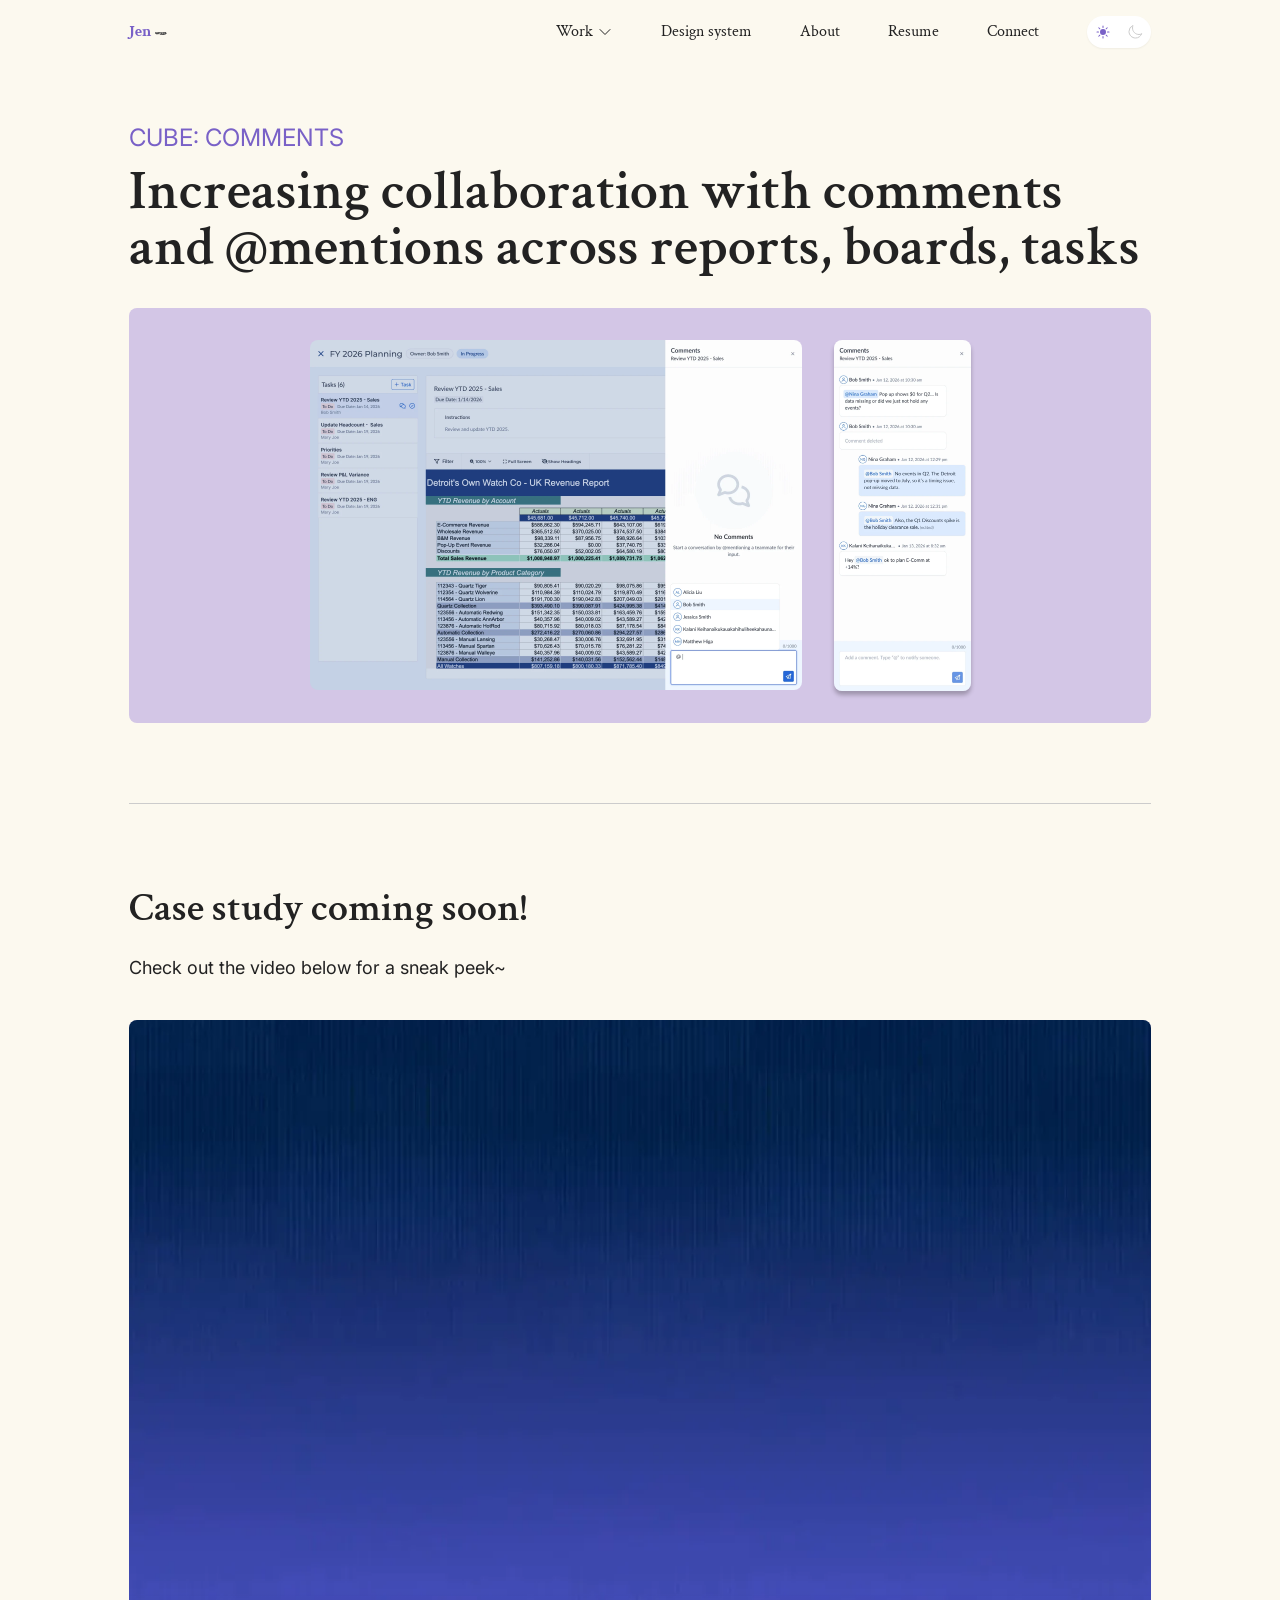
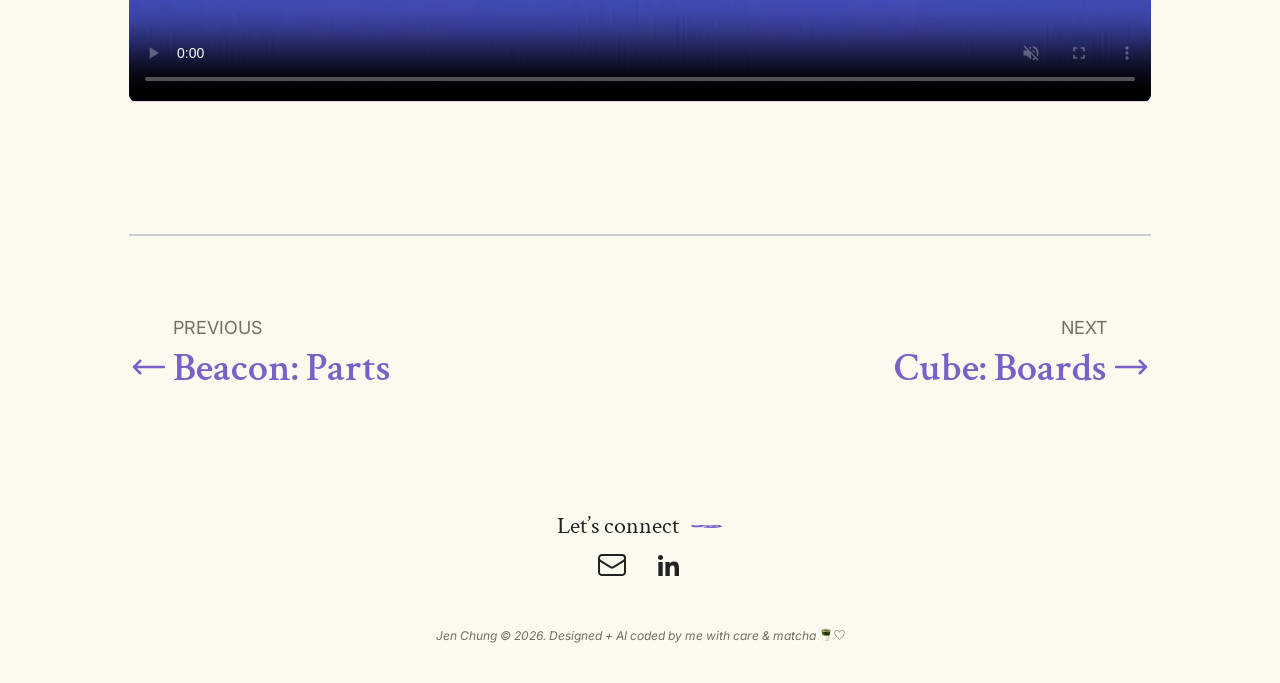
<file: cube-comments.html>
<!doctype html>
<html lang="en" data-theme="light">
<head>
<meta charset="utf-8">
<meta name="viewport" content="width=device-width, initial-scale=1">
<title>Cube: Comments - Jen Chung</title>
<meta name="description" content="How Jen Chung designed comments and @mentions across Cube’s reports, boards, and tasks. Full case study coming soon; for now, a sneak peek video.">
<!-- Link previews (LinkedIn, Slack, iMessage…): images are 1200 × 630 in assets/share/ -->
<meta property="og:type" content="website">
<meta property="og:site_name" content="Jen Chung">
<meta property="og:title" content="Cube: Comments - Jen Chung">
<meta property="og:description" content="How Jen Chung designed comments and @mentions across Cube’s reports, boards, and tasks. Full case study coming soon; for now, a sneak peek video.">
<meta property="og:url" content="https://jen-chung.com/cube-comments">
<meta property="og:image" content="https://jen-chung.com/assets/share/cube-comments.jpg">
<meta property="og:image:width" content="1200">
<meta property="og:image:height" content="630">
<meta property="og:image:alt" content="Cube: Comments, a planning task with the comments panel and a comment thread">
<meta name="twitter:card" content="summary_large_image">
<link rel="icon" href="assets/favicon/favicon-48.png" sizes="48x48" type="image/png">
<link rel="icon" href="assets/favicon/favicon-light.svg" type="image/svg+xml" data-favicon>   <!-- js/site.js swaps in favicon-dark.svg in dark mode -->
<link rel="apple-touch-icon" href="assets/favicon/apple-touch-icon.png">
<!-- Analytics: Umami Cloud (no cookies). data-domains: only counts visits on the live site, not local previews.
     Click events: links with data-umami-event="…" (Resume, Email, LinkedIn, case study cards) + "Case study unlocked" in js/site.js -->
<script>
  // Jen's own visits: open any page with ?notrack to stop counting this browser (?track to undo).
  (function () {
    var q = new URLSearchParams(location.search), off = q.has('notrack'), on = q.has('track');
    if (!off && !on) return;
    try { off ? localStorage.setItem('umami.disabled', '1') : localStorage.removeItem('umami.disabled'); } catch (e) {}
    q.delete('notrack'); q.delete('track');
    history.replaceState(null, '', location.pathname + (q.toString() ? '?' + q : '') + location.hash);
    setTimeout(function () { alert(off ? "Analytics off: your visits in this browser won't be counted." : 'Analytics on: your visits in this browser count again.'); }, 300);
  })();
</script>
<script defer src="https://cloud.umami.is/script.js" data-website-id="02b9c8de-7507-452b-8b9c-7aef02b59c9d" data-domains="jen-chung.com,www.jen-chung.com"></script>
<meta name="theme-color" content="#fcf9ef">
<meta name="color-scheme" content="only light">   <!-- stops phones' automatic dark mode from darkening the page; the site has its own dark theme -->
<script>
  // Set the theme before the page paints (same as the home page).
  (function () {
    var t = 'light';
    // Starts in light. Once a visitor picks light or dark with the toggle, it's remembered on that device.
    try { t = localStorage.getItem('jc-theme') || t; } catch (e) {}
    document.documentElement.dataset.theme = t === 'dark' ? 'dark' : 'light';
    // Soft rise: text and visuals start hidden and rise in as they scroll into view (js/site.js)
    if ('IntersectionObserver' in window && !matchMedia('(prefers-reduced-motion: reduce)').matches) document.documentElement.classList.add('cs-rise-ready');
  })();
</script>
<link rel="preconnect" href="https://fonts.googleapis.com">
<link rel="preconnect" href="https://fonts.gstatic.com" crossorigin>
<link rel="stylesheet" href="https://fonts.googleapis.com/css2?family=Crimson+Text:wght@400;600;700&family=Inter:ital,wght@0,400;0,500;0,600;0,700;1,400&display=swap">
<link rel="stylesheet" href="css/site.css">
</head>
<body>
<a class="skip-link" href="#case-study">Skip to case study</a>

<!-- ===== Nav ===== -->
<header class="nav nav-auto wrap">
  <div class="nav-bar">
    <a class="logo" href="index.html" aria-label="Jen Chung, home">Jen<img src="assets/icons/logo-dash.svg" alt=""></a>
    <nav class="nav-links" aria-label="Main">
      <div class="nav-link-list" id="nav-menu">
        <div class="nav-work">
          <button class="nav-work-btn" type="button" aria-expanded="false" aria-controls="work-menu">Work<svg class="nav-chevron" viewBox="0 0 24 24" aria-hidden="true"><path d="m19.5 8.25-7.5 7.5-7.5-7.5" fill="none" stroke="currentColor" stroke-width="1.5" stroke-linecap="round" stroke-linejoin="round"/></svg></button>
          <div class="nav-work-menu" id="work-menu"><div>   <!-- ✏️ case studies, in this order -->
            <a href="cube-boards.html">Cube: Boards</a>
            <a href="switchchord-splits.html">Switchchord: Splits</a>
            <a href="parts-management.html">Beacon: Parts</a>
            <a aria-current="page" href="cube-comments.html">Cube: Comments</a>
            <a class="nav-view-all" href="index.html#work">View all <span class="arrow">--&gt;</span></a>
          </div></div>
        </div>
        <a href="design-system.html">Design system</a>
        <a href="about.html">About</a>
        <a href="https://drive.google.com/file/d/1gC43h86qrHcaTnvZw_c9qj-CiYkb4hD7/view?usp=sharing" target="_blank" rel="noopener" data-resume data-umami-event="Resume">Resume</a>
        <a href="mailto:hello@jen-chung.com" data-umami-event="Email">Connect</a>
      </div>
      <div class="nav-tools">
        <button class="theme-toggle" id="theme-toggle" type="button" aria-label="Dark mode" aria-pressed="false">
          <img class="is-light" src="assets/icons/sun-filled.svg" alt=""><img class="is-light" src="assets/icons/moon-outlined.svg" alt="">
          <img class="is-dark" src="assets/icons/sun-outlined.svg" alt=""><img class="is-dark" src="assets/icons/moon-filled.svg" alt="">
        </button>
        <button class="menu-btn" id="menu-btn" type="button" aria-label="Menu" aria-expanded="false" aria-controls="nav-menu">
          <svg class="menu-open" viewBox="0 0 24 24" width="32" height="32" aria-hidden="true"><path d="M3.75 6.75h16.5M3.75 12h16.5m-16.5 5.25h16.5" fill="none" stroke="currentColor" stroke-width="1.5" stroke-linecap="round" stroke-linejoin="round"/></svg>
          <svg class="menu-close" viewBox="0 0 24 24" width="32" height="32" aria-hidden="true"><path d="M6 18 18 6M6 6l12 12" fill="none" stroke="currentColor" stroke-width="1.5" stroke-linecap="round" stroke-linejoin="round"/></svg>
        </button>
      </div>
    </nav>
  </div>
</header>

<!-- Cube: Comments (Figma: Portfolio designs 2026 › Experience (Case studies), light 11172:148464, dark 11171:148112).
     A short page until the full case study is written: title, hero and the feature's promo video.
     ✏️ Images and the video live in assets/cube-comments/. -->
<main class="cs" id="case-study">

  <!-- ===== Title + main image ===== -->
  <header class="cs-head wrap">
    <div>
      <p class="cs-label">CUBE: COMMENTS</p>
      <h1 class="cs-title">Increasing collaboration with comments and @mentions across reports, boards, tasks</h1>
      <div class="cs-hero cc-hero">
        <img src="assets/cube-comments/hero-task.webp" alt="A Cube planning task with the comments panel open, @mentioning a teammate" width="1968" height="1400">
        <img src="assets/cube-comments/hero-thread.webp" alt="A comment thread with @mentions, a reply and a deleted comment" width="548" height="1403">
      </div>
    </div>
  </header>

  <div class="cs-body wrap">
    <div>

      <!-- ===== Coming soon + promo video ===== -->
      <section class="cs-section cc-soon" aria-labelledby="cc-soon-title">
        <div class="cc-soon-text">
          <h2 class="cc-soon-title" id="cc-soon-title">Case study coming soon!</h2>
          <p class="cs-text">Check out the video below for a sneak peek~</p>
        </div>
        <video class="cs-video" src="assets/cube-comments/promo.mp4" poster="assets/cube-comments/promo-poster.webp" width="1080" height="720" muted playsinline controls preload="none" aria-label="Cube Comments feature promo video"></video>
      </section>

    </div>
  </div>

  <!-- ===== Previous / next case study (Figma 11186:149486) ===== -->
  <nav class="cs-pager wrap" aria-label="More case studies">
    <div>
      <a class="cs-pager-prev" href="parts-management.html"><span class="cs-pager-label">Previous</span><span class="cs-pager-title"><span class="nowrap"><svg viewBox="0 0 24 24" aria-hidden="true"><path d="M6.75 15.75 3 12m0 0 3.75-3.75M3 12h18" fill="none" stroke="currentColor" stroke-width="1.5" stroke-linecap="round" stroke-linejoin="round"/></svg>Beacon:</span> Parts</span></a>
      <a class="cs-pager-next" href="cube-boards.html"><span class="cs-pager-label">Next</span><span class="cs-pager-title">Cube: <span class="nowrap">Boards<svg viewBox="0 0 24 24" aria-hidden="true"><path d="M17.25 8.25 21 12m0 0-3.75 3.75M21 12H3" fill="none" stroke="currentColor" stroke-width="1.5" stroke-linecap="round" stroke-linejoin="round"/></svg></span></span></a>
    </div>
  </nav>
</main>


<!-- ===== Footer ===== -->
<footer class="footer" id="connect">
  <div class="connect">
    <h2 class="connect-title">Let’s connect <img src="assets/icons/connect-line.svg" alt=""></h2>
    <div class="socials">
      <a href="mailto:hello@jen-chung.com" data-umami-event="Email" aria-label="Email Jen">
        <svg viewBox="-3 0 30 24" aria-hidden="true"><path d="M21.75 6.75v10.5a2.25 2.25 0 0 1-2.25 2.25h-15a2.25 2.25 0 0 1-2.25-2.25V6.75m19.5 0A2.25 2.25 0 0 0 19.5 4.5h-15a2.25 2.25 0 0 0-2.25 2.25m19.5 0v.243a2.25 2.25 0 0 1-1.07 1.916l-7.5 4.615a2.25 2.25 0 0 1-2.36 0L3.32 8.91a2.25 2.25 0 0 1-1.07-1.916V6.75" fill="none" stroke="currentColor" stroke-width="1.5" stroke-linecap="round" stroke-linejoin="round"/></svg>
      </a>
      <a href="https://www.linkedin.com/in/jennifer-chung/" data-umami-event="LinkedIn" target="_blank" rel="noopener" aria-label="Jen on LinkedIn">
        <svg viewBox="0 0 40 32" aria-hidden="true"><path fill="currentColor" d="M14.7006 26.8802H10.3469V12.9395H14.7006V26.8802ZM12.5214 11.0379C11.1292 11.0379 10 9.89131 10 8.50703C10 7.84212 10.2656 7.20443 10.7385 6.73426C11.2114 6.26409 11.8527 5.99995 12.5214 5.99995C13.1901 5.99995 13.8315 6.26409 14.3043 6.73426C14.7772 7.20443 15.0428 7.84212 15.0428 8.50703C15.0428 9.89131 13.9131 11.0379 12.5214 11.0379ZM30.9953 26.8802H26.6509V20.0939C26.6509 18.4766 26.6181 16.4025 24.3873 16.4025C22.1237 16.4025 21.7769 18.1597 21.7769 19.9774V26.8802H17.4278V12.9395H21.6034V14.8412H21.6644C22.2456 13.7458 23.6655 12.59 25.7838 12.59C30.19 12.59 31 15.475 31 19.2224V26.8802H30.9953Z"/></svg>
      </a>
    </div>
  </div>
  <p class="colophon">Jen Chung © 2026. Designed + AI coded by me with care &amp; <span class="colophon-end">matcha<span class="colophon-icons" aria-hidden="true"><img src="assets/icons/matcha.png" alt="" width="12" height="15"><svg viewBox="0 0 11.35 10.86" width="11" height="10"><path d="M5.676 10.375S13.243 4.082 10.294 1.138C7.984-1.168 5.676 2.488 5.676 2.488S3.365-1.168 1.056 1.138C-1.891 4.082 5.676 10.375 5.676 10.375Z" fill="none" stroke="currentColor" stroke-width=".75"/></svg></span></span></p>
</footer>

<script src="js/site.js"></script>
</body>
</html>
</file>
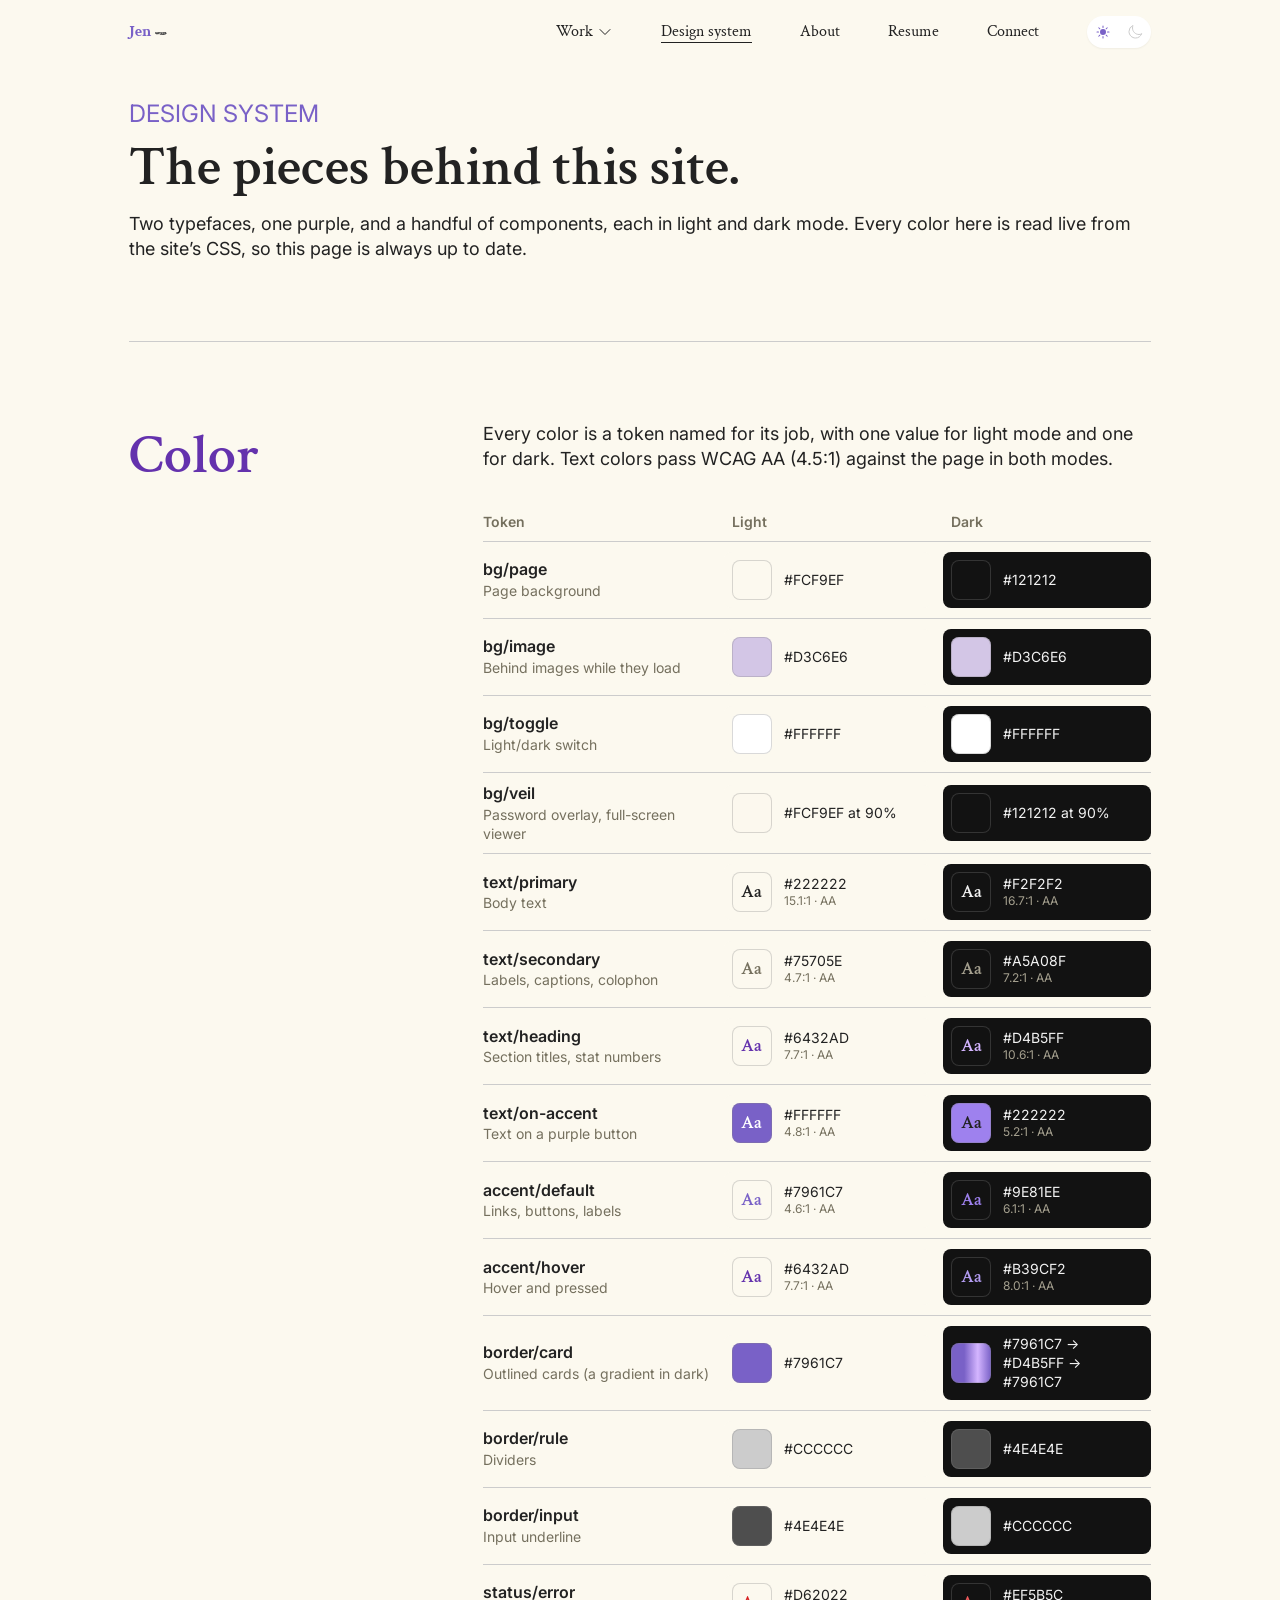
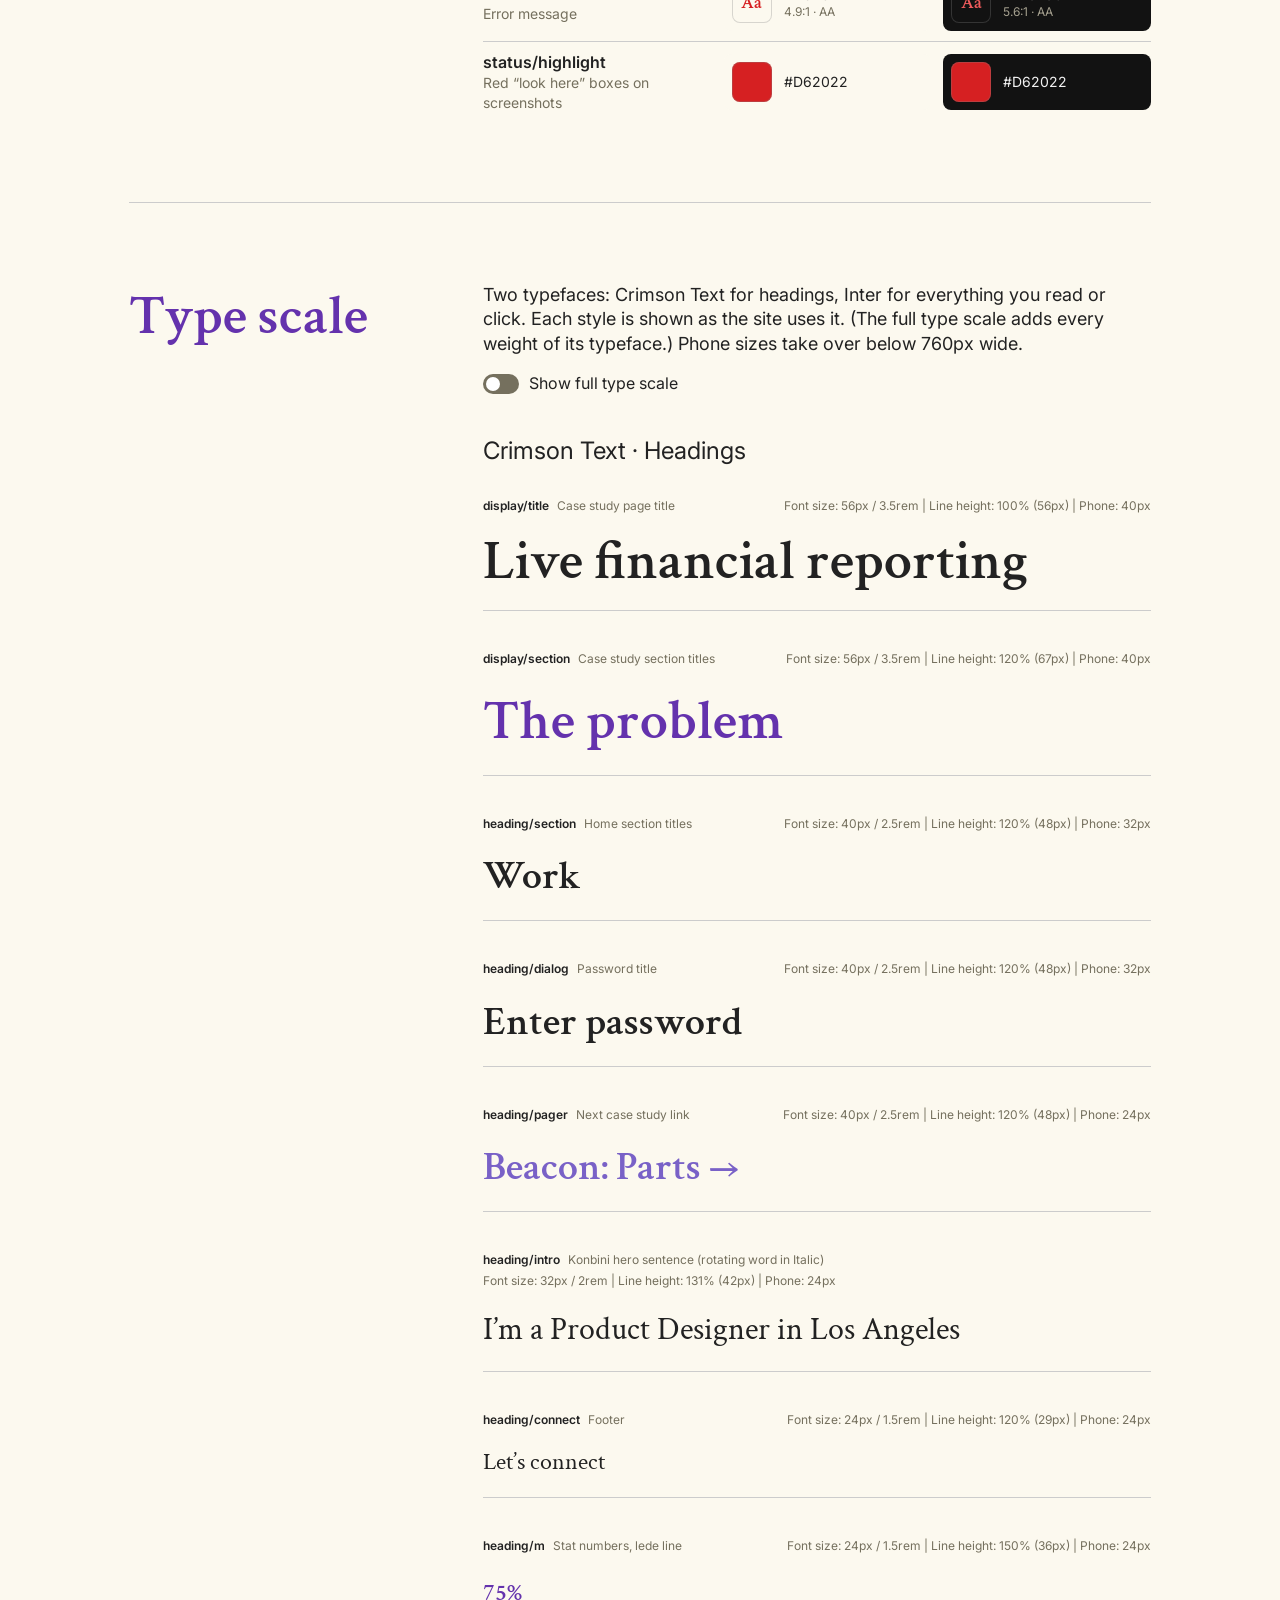
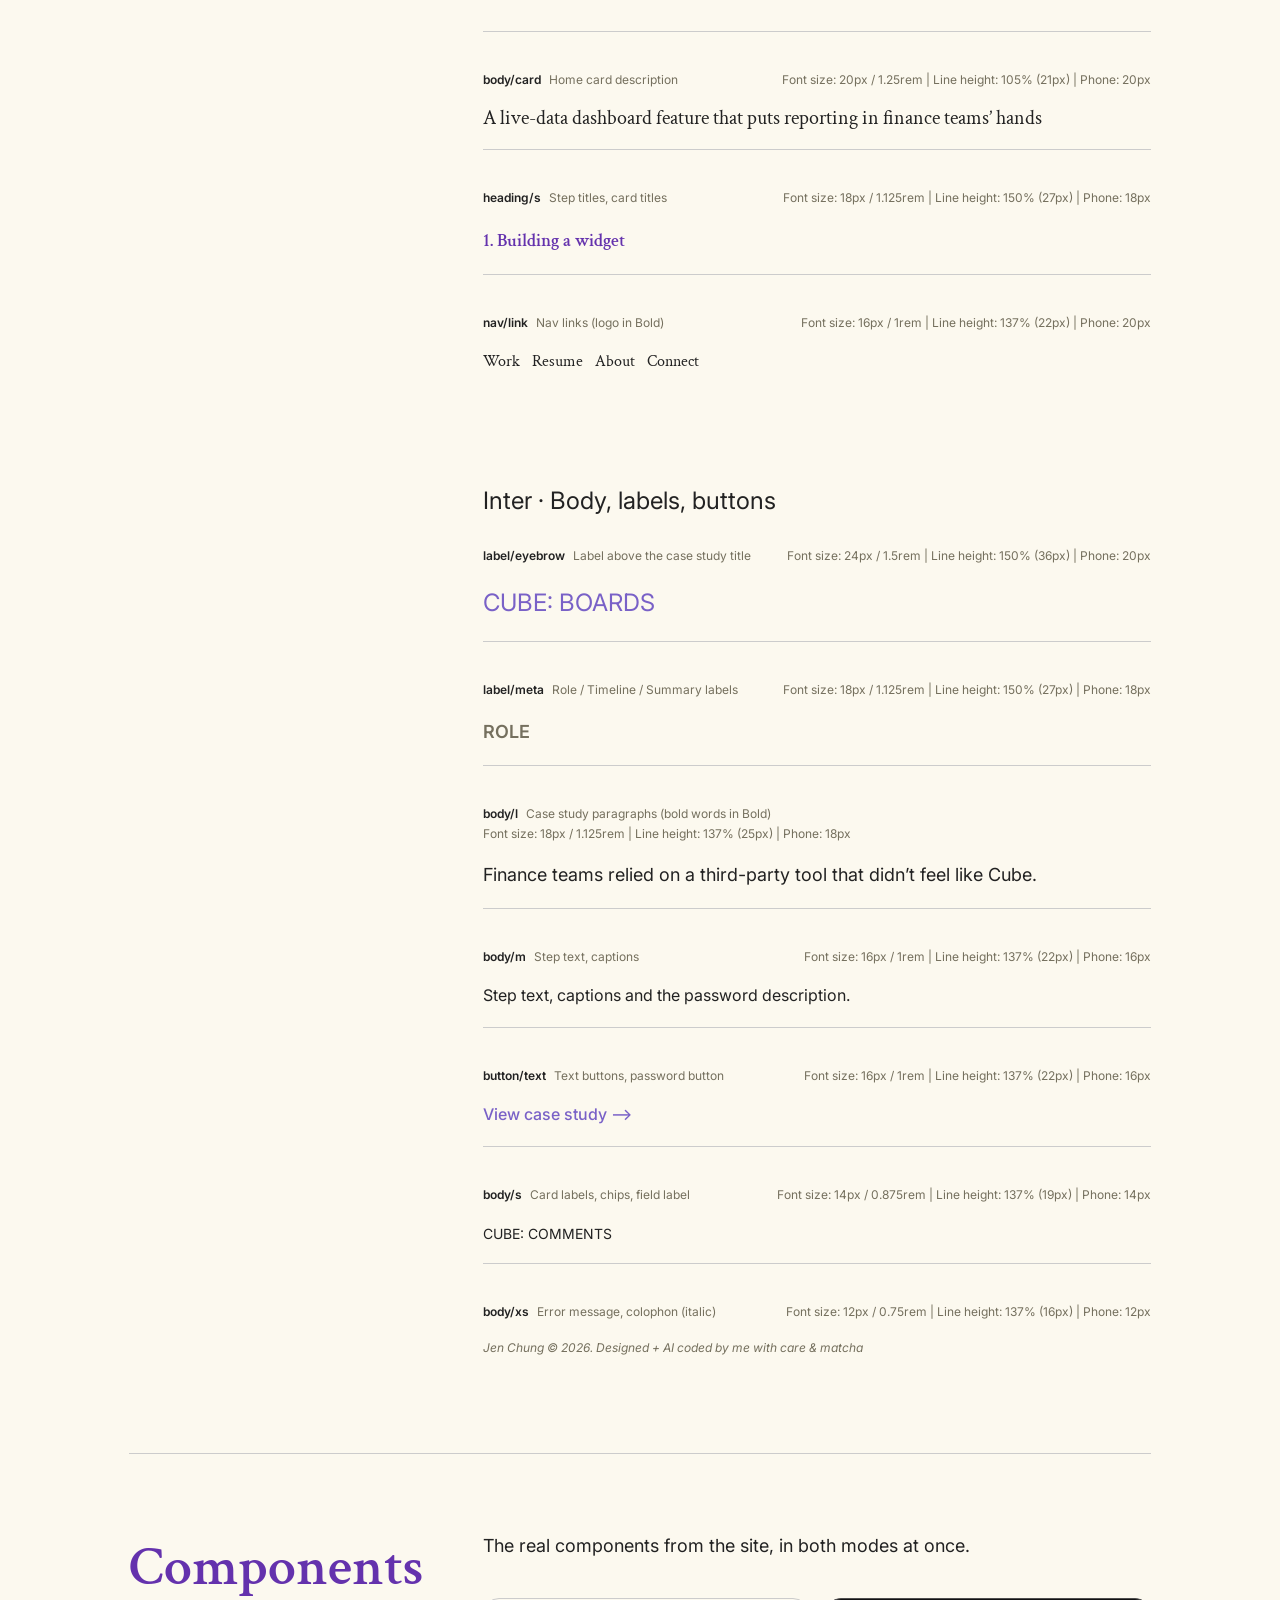
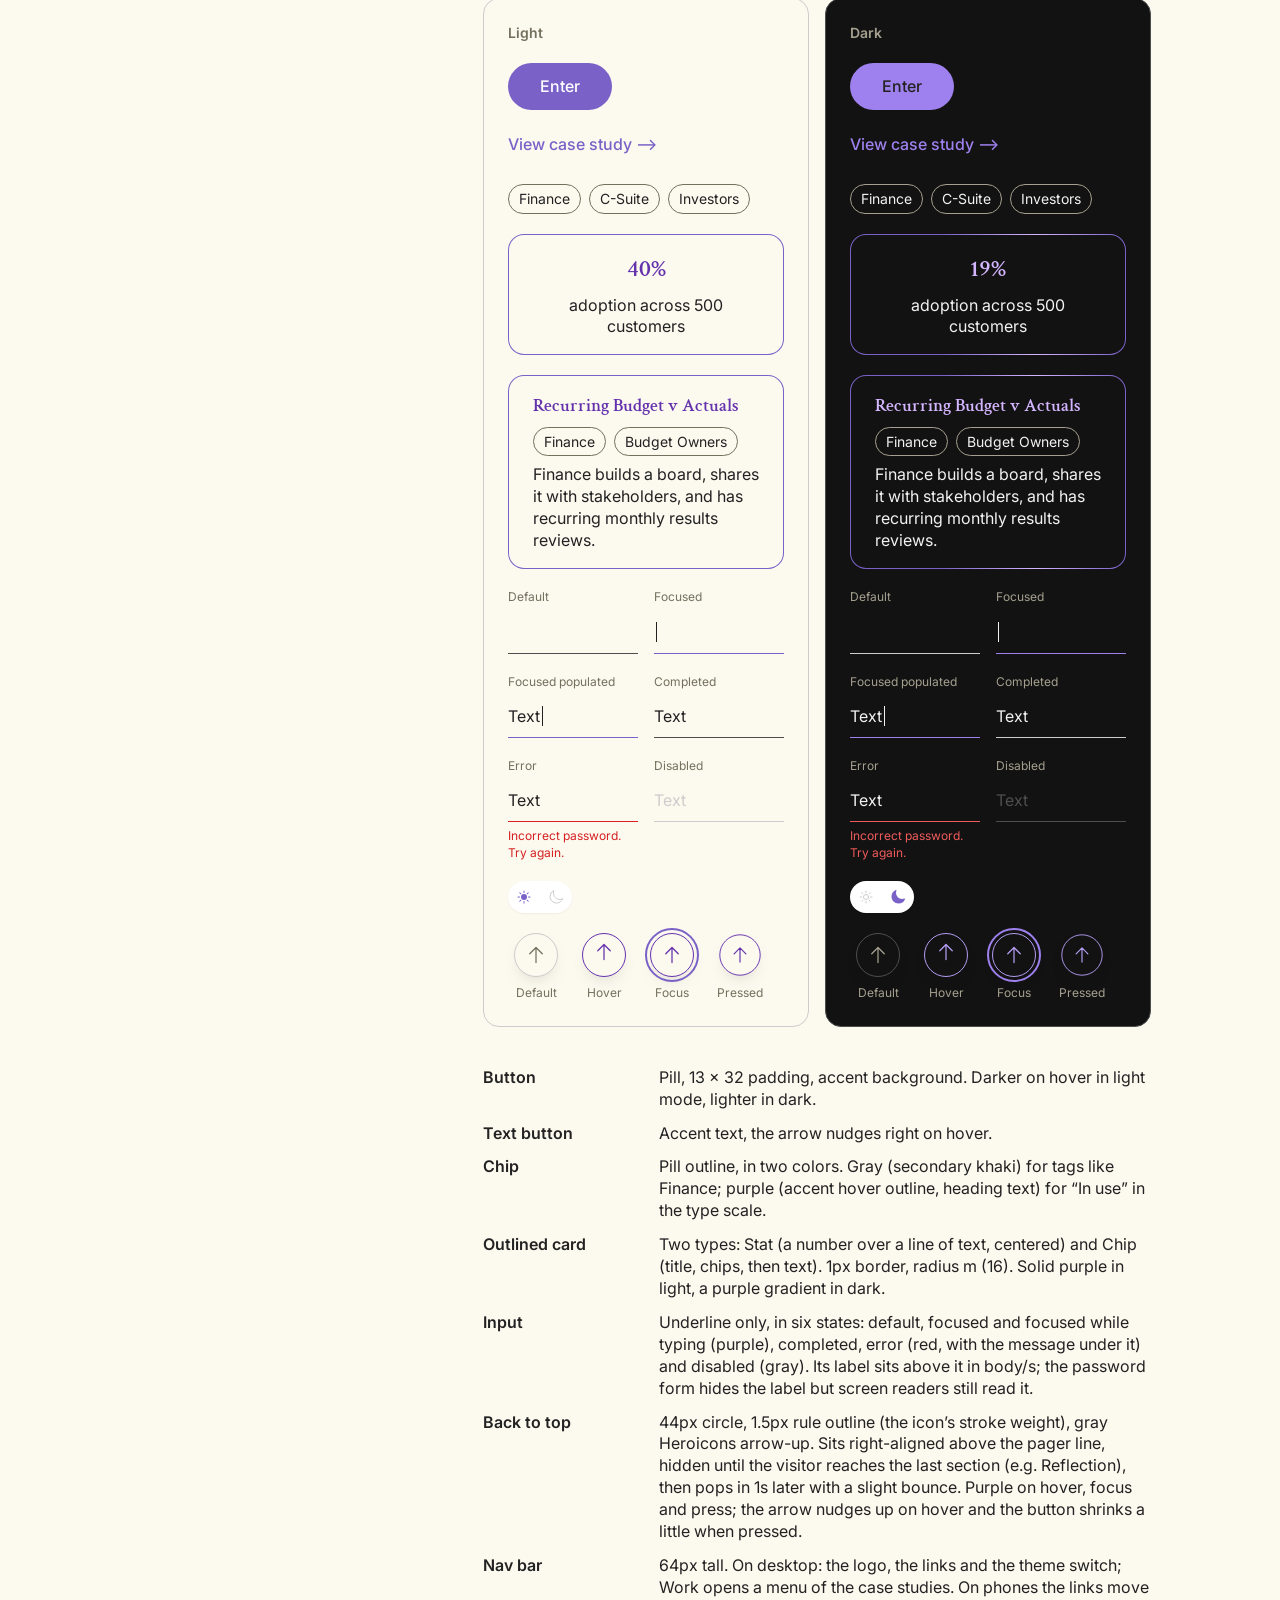
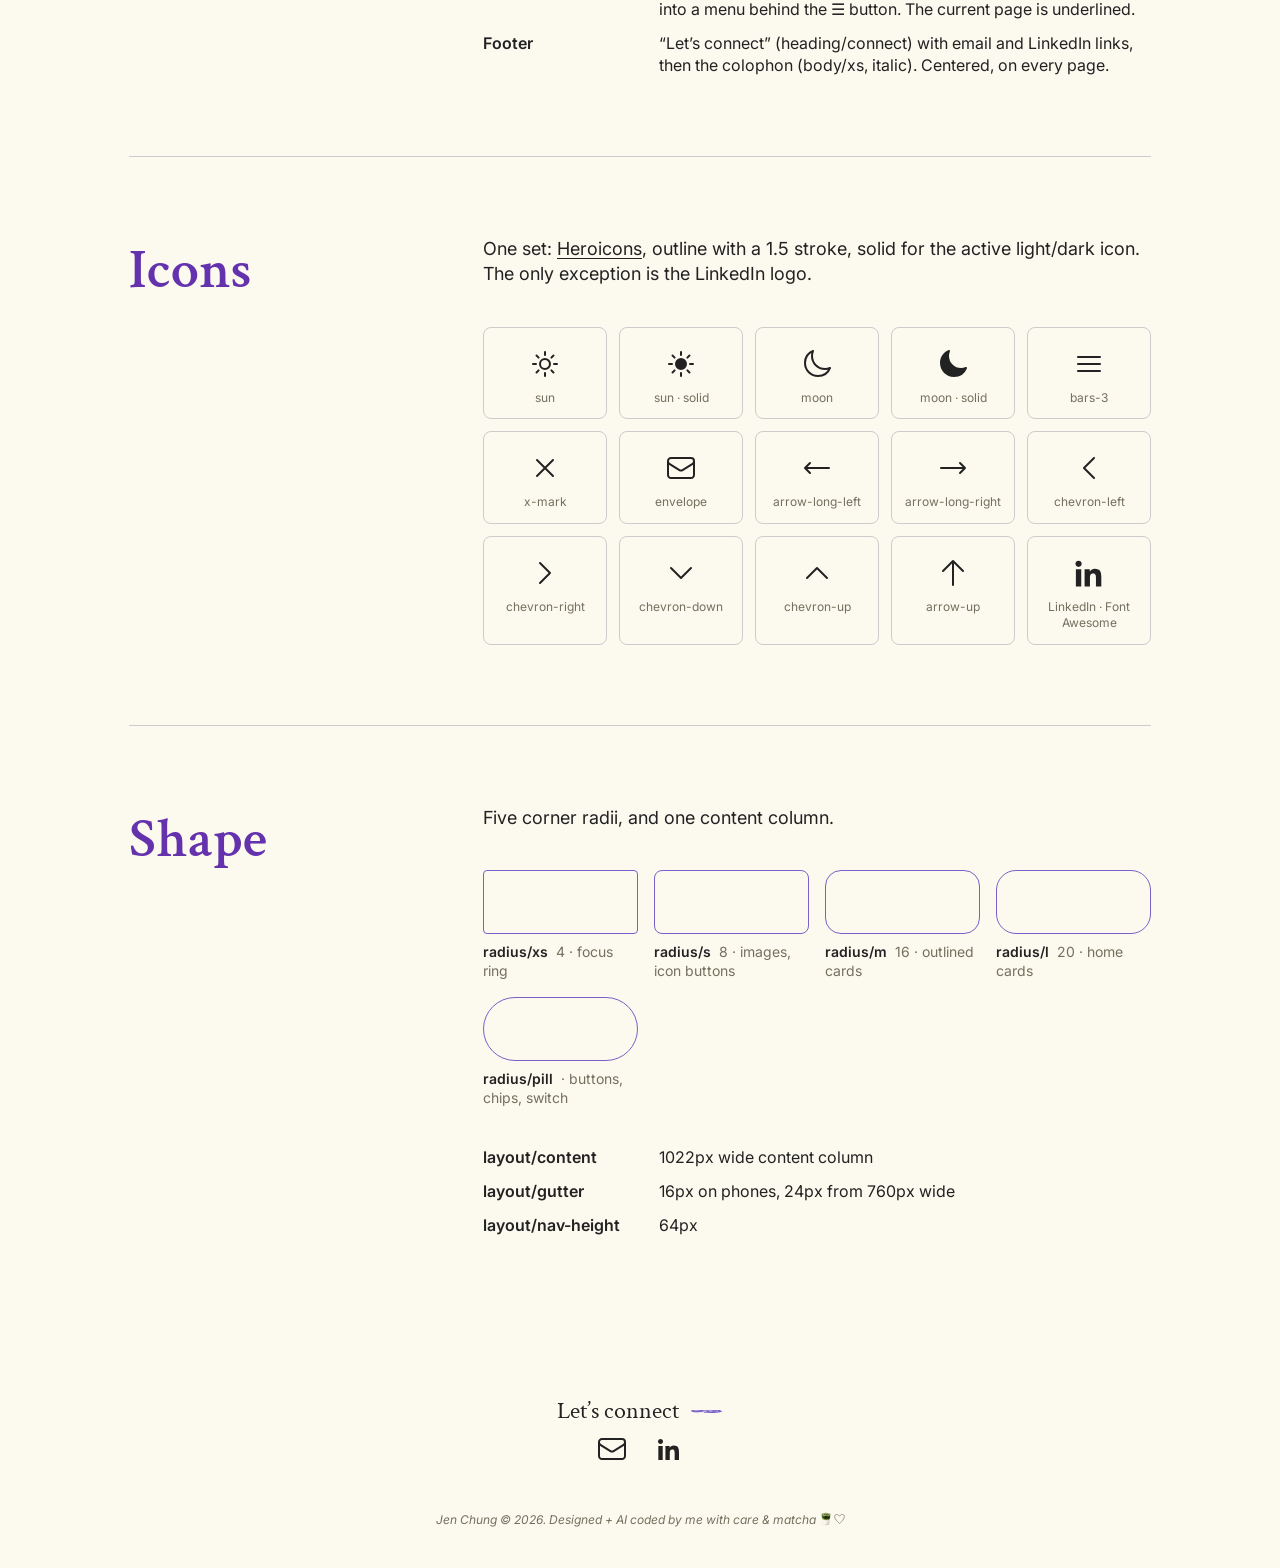
<file: design-system.html>
<!doctype html>
<html lang="en" data-theme="light">
<head>
<meta charset="utf-8">
<meta name="viewport" content="width=device-width, initial-scale=1">
<title>Design system - Jen Chung</title>
<meta name="description" content="The colors, type, icons and components behind jen-chung.com, in light and dark mode.">
<!-- Link previews (LinkedIn, Slack, iMessage…): images are 1200 × 630 in assets/share/ -->
<meta property="og:type" content="website">
<meta property="og:site_name" content="Jen Chung">
<meta property="og:title" content="Design system - Jen Chung">
<meta property="og:description" content="The colors, type, icons and components behind jen-chung.com, in light and dark mode.">
<meta property="og:url" content="https://jen-chung.com/design-system">
<meta property="og:image" content="https://jen-chung.com/assets/share/home.jpg">
<meta property="og:image:width" content="1200">
<meta property="og:image:height" content="630">
<meta property="og:image:alt" content="The konbini storefront from Jen Chung’s portfolio, beside her name and intro">
<meta name="twitter:card" content="summary_large_image">
<link rel="icon" href="assets/favicon/favicon-48.png" sizes="48x48" type="image/png">
<link rel="icon" href="assets/favicon/favicon-light.svg" type="image/svg+xml" data-favicon>   <!-- js/site.js swaps in favicon-dark.svg in dark mode -->
<link rel="apple-touch-icon" href="assets/favicon/apple-touch-icon.png">
<!-- Analytics: Umami Cloud (no cookies). data-domains: only counts visits on the live site, not local previews.
     Click events: links with data-umami-event="…" (Resume, Email, LinkedIn, case study cards) + "Case study unlocked" in js/site.js -->
<script>
  // Jen's own visits: open any page with ?notrack to stop counting this browser (?track to undo).
  (function () {
    var q = new URLSearchParams(location.search), off = q.has('notrack'), on = q.has('track');
    if (!off && !on) return;
    try { off ? localStorage.setItem('umami.disabled', '1') : localStorage.removeItem('umami.disabled'); } catch (e) {}
    q.delete('notrack'); q.delete('track');
    history.replaceState(null, '', location.pathname + (q.toString() ? '?' + q : '') + location.hash);
    setTimeout(function () { alert(off ? "Analytics off: your visits in this browser won't be counted." : 'Analytics on: your visits in this browser count again.'); }, 300);
  })();
</script>
<script defer src="https://cloud.umami.is/script.js" data-website-id="02b9c8de-7507-452b-8b9c-7aef02b59c9d" data-domains="jen-chung.com,www.jen-chung.com"></script>
<meta name="theme-color" content="#fcf9ef">
<meta name="color-scheme" content="only light">   <!-- stops phones' automatic dark mode from darkening the page; the site has its own dark theme -->
<script>
  // Set the theme before the page paints (same as the home page).
  (function () {
    var t = 'light';
    // Starts in light. Once a visitor picks light or dark with the toggle, it's remembered on that device.
    try { t = localStorage.getItem('jc-theme') || t; } catch (e) {}
    document.documentElement.dataset.theme = t === 'dark' ? 'dark' : 'light';
    // Soft rise: text and visuals start hidden and rise in as they scroll into view (js/site.js), as on the case studies
    if ('IntersectionObserver' in window && !matchMedia('(prefers-reduced-motion: reduce)').matches) document.documentElement.classList.add('cs-rise-ready');
  })();
</script>
<link rel="preconnect" href="https://fonts.googleapis.com">
<link rel="preconnect" href="https://fonts.gstatic.com" crossorigin>
<link rel="stylesheet" href="https://fonts.googleapis.com/css2?family=Crimson+Text:ital,wght@0,400;0,600;0,700;1,400&family=Inter:ital,wght@0,400;0,500;0,600;0,700;1,400&display=swap">
<link rel="stylesheet" href="css/site.css">
</head>
<body>
<a class="skip-link" href="#design-system">Skip to design system</a>

<!-- ===== Nav ===== -->
<header class="nav nav-auto wrap">
  <div class="nav-bar">
    <a class="logo" href="index.html" aria-label="Jen Chung, home">Jen<img src="assets/icons/logo-dash.svg" alt=""></a>
    <nav class="nav-links" aria-label="Main">
      <div class="nav-link-list" id="nav-menu">
        <div class="nav-work">
          <button class="nav-work-btn" type="button" aria-expanded="false" aria-controls="work-menu">Work<svg class="nav-chevron" viewBox="0 0 24 24" aria-hidden="true"><path d="m19.5 8.25-7.5 7.5-7.5-7.5" fill="none" stroke="currentColor" stroke-width="1.5" stroke-linecap="round" stroke-linejoin="round"/></svg></button>
          <div class="nav-work-menu" id="work-menu"><div>   <!-- ✏️ case studies, in this order -->
            <a href="cube-boards.html">Cube: Boards</a>
            <a href="switchchord-splits.html">Switchchord: Splits</a>
            <a href="parts-management.html">Beacon: Parts</a>
            <a href="cube-comments.html">Cube: Comments</a>
            <a class="nav-view-all" href="index.html#work">View all <span class="arrow">--&gt;</span></a>
          </div></div>
        </div>
        <a aria-current="page" href="design-system.html">Design system</a>
        <a href="about.html">About</a>
        <a href="https://drive.google.com/file/d/1gC43h86qrHcaTnvZw_c9qj-CiYkb4hD7/view?usp=sharing" target="_blank" rel="noopener" data-resume data-umami-event="Resume">Resume</a>
        <a href="mailto:hello@jen-chung.com" data-umami-event="Email">Connect</a>
      </div>
      <div class="nav-tools">
        <button class="theme-toggle" id="theme-toggle" type="button" aria-label="Dark mode" aria-pressed="false">
          <img class="is-light" src="assets/icons/sun-filled.svg" alt=""><img class="is-light" src="assets/icons/moon-outlined.svg" alt="">
          <img class="is-dark" src="assets/icons/sun-outlined.svg" alt=""><img class="is-dark" src="assets/icons/moon-filled.svg" alt="">
        </button>
        <button class="menu-btn" id="menu-btn" type="button" aria-label="Menu" aria-expanded="false" aria-controls="nav-menu">
          <svg class="menu-open" viewBox="0 0 24 24" width="32" height="32" aria-hidden="true"><path d="M3.75 6.75h16.5M3.75 12h16.5m-16.5 5.25h16.5" fill="none" stroke="currentColor" stroke-width="1.5" stroke-linecap="round" stroke-linejoin="round"/></svg>
          <svg class="menu-close" viewBox="0 0 24 24" width="32" height="32" aria-hidden="true"><path d="M6 18 18 6M6 6l12 12" fill="none" stroke="currentColor" stroke-width="1.5" stroke-linecap="round" stroke-linejoin="round"/></svg>
        </button>
      </div>
    </nav>
  </div>
</header>

<!-- Design system: everything here is drawn with the site's own tokens and classes (css/site.css),
     so it updates itself when a token changes. Swatch values and contrast ratios are read from the
     CSS by js/site.js. Figma: "Portfolio designs" › Design System 2026.
     ✏️ The type list and the icon list below are written out by hand: update them if a style changes. -->
<main class="cs ds" id="design-system">

  <header class="cs-head wrap">
    <div>
      <p class="cs-label">DESIGN SYSTEM</p>
      <h1 class="cs-title">The pieces behind this site.</h1>
      <p class="ds-intro">Two typefaces, one purple, and a handful of components, each in light and dark mode. Every color here is read live from the site’s CSS, so this page is always up to date.</p>
    </div>
  </header>

  <div class="cs-body wrap">
    <div>

      <!-- ===== Color ===== -->
      <section class="cs-section" aria-labelledby="ds-color">
        <h2 class="cs-h2" id="ds-color">Color</h2>
        <div class="cs-main">
          <p class="cs-text">Every color is a token named for its job, with one value for light mode and one for dark. Text colors pass WCAG AA (4.5:1) against the page in both modes.</p>
          <div class="ds-colors" id="ds-colors">
            <div class="ds-colors-head" aria-hidden="true"><span>Token</span><span>Light</span><span>Dark</span></div>
            <!-- ✏️ data-on: the background a text color is checked against (default: the page) -->
            <div class="ds-color" data-token="bg-page" data-use="Page background"></div>
            <div class="ds-color" data-token="bg-image" data-use="Behind images while they load"></div>
            <div class="ds-color" data-token="bg-toggle" data-use="Light/dark switch"></div>
            <div class="ds-color" data-token="bg-veil" data-use="Password overlay, full-screen viewer"></div>
            <div class="ds-color" data-token="text-primary" data-use="Body text" data-text></div>
            <div class="ds-color" data-token="text-secondary" data-use="Labels, captions, colophon" data-text></div>
            <div class="ds-color" data-token="text-heading" data-use="Section titles, stat numbers" data-text></div>
            <div class="ds-color" data-token="text-on-accent" data-use="Text on a purple button" data-text data-on="accent-default"></div>
            <div class="ds-color" data-token="accent-default" data-use="Links, buttons, labels" data-text></div>
            <div class="ds-color" data-token="accent-hover" data-use="Hover and pressed" data-text></div>
            <div class="ds-color" data-token="border-card" data-use="Outlined cards (a gradient in dark)"></div>
            <div class="ds-color" data-token="border-rule" data-use="Dividers"></div>
            <div class="ds-color" data-token="border-input" data-use="Input underline"></div>
            <div class="ds-color" data-token="status-error" data-use="Error message" data-text></div>
            <div class="ds-color" data-token="status-highlight" data-use="Red “look here” boxes on screenshots"></div>
          </div>
        </div>
      </section>

      <!-- ===== Type scale ===== -->
      <!-- Every text style, biggest first. By default each shows one sample (.ds-sample) as the site uses it; the "Show full type scale" switch
           (js/site.js) adds the Ag specimens and every weight of its typeface (.ds-weights), "In use" marking the one the site uses.
           ✏️ Written out by hand: if a style changes in css/site.css, change its row here (style="--d: desktop size; --m: phone size; --lh: line height"). -->
      <section class="cs-section" aria-labelledby="ds-type">
        <h2 class="cs-h2" id="ds-type">Type scale</h2>
        <div class="cs-main">
          <p class="cs-text">Two typefaces: Crimson Text for headings, Inter for everything you read or click. Each style is shown as the site uses it. (The full type scale adds every weight of its typeface.) Phone sizes take over below 760px wide.</p>
          <button class="ds-switch" id="ds-scale-toggle" type="button" role="switch" aria-checked="false" aria-controls="ds-scale"><span class="ds-switch-track" aria-hidden="true"></span>Show full type scale</button>
          <div class="ds-scale-wrap" id="ds-scale">
            <div class="ds-family ds-serif">
              <div class="ds-specimen"><p class="ds-family-name">Crimson Text · Headings</p><p class="ds-ag" aria-hidden="true">Ag</p><p class="ds-abc" aria-hidden="true">ABCDEFGHIJKLMNOPQRSTUVWXYZ<br>abcdefghijklmnopqrstuvwxyz<br>0123456789 !@#$%^&amp;*()</p></div>
              <ol class="ds-scale">
                <li class="ds-step" style="--d:56px;--m:40px;--lh:1">
                  <div class="ds-step-head"><p><b>display/title</b>Case study page title</p><p><span>Font size: 56px / 3.5rem</span> | <span>Line height: 100% (56px)</span> | <span>Phone: 40px</span></p></div>
                  <p class="ds-sample" style="--w:600">Live financial reporting</p>
                  <div class="ds-weights"><div style="--w:400"><p aria-hidden="true">display/<wbr>title</p><p>Regular</p></div><div style="--w:400;font-style:italic"><p aria-hidden="true">display/<wbr>title</p><p>Italic</p></div><div style="--w:600"><p aria-hidden="true">display/<wbr>title</p><p>SemiBold</p><span class="chip chip-purple">In use</span></div><div style="--w:700"><p aria-hidden="true">display/<wbr>title</p><p>Bold</p></div></div>
                </li>
                <li class="ds-step" style="--d:56px;--m:40px;--lh:1.2">
                  <div class="ds-step-head"><p><b>display/section</b>Case study section titles</p><p><span>Font size: 56px / 3.5rem</span> | <span>Line height: 120% (67px)</span> | <span>Phone: 40px</span></p></div>
                  <p class="ds-sample" style="--w:600;color:var(--text-heading)">The problem</p>
                  <div class="ds-weights"><div style="--w:400"><p aria-hidden="true">display/<wbr>section</p><p>Regular</p></div><div style="--w:400;font-style:italic"><p aria-hidden="true">display/<wbr>section</p><p>Italic</p></div><div style="--w:600"><p aria-hidden="true">display/<wbr>section</p><p>SemiBold</p><span class="chip chip-purple">In use</span></div><div style="--w:700"><p aria-hidden="true">display/<wbr>section</p><p>Bold</p></div></div>
                </li>
                <li class="ds-step" style="--d:40px;--m:32px;--lh:1.2">
                  <div class="ds-step-head"><p><b>heading/section</b>Home section titles</p><p><span>Font size: 40px / 2.5rem</span> | <span>Line height: 120% (48px)</span> | <span>Phone: 32px</span></p></div>
                  <p class="ds-sample" style="--w:600">Work</p>
                  <div class="ds-weights"><div style="--w:400"><p aria-hidden="true">heading/<wbr>section</p><p>Regular</p></div><div style="--w:400;font-style:italic"><p aria-hidden="true">heading/<wbr>section</p><p>Italic</p></div><div style="--w:600"><p aria-hidden="true">heading/<wbr>section</p><p>SemiBold</p><span class="chip chip-purple">In use</span></div><div style="--w:700"><p aria-hidden="true">heading/<wbr>section</p><p>Bold</p></div></div>
                </li>
                <li class="ds-step" style="--d:40px;--m:32px;--lh:1.2">
                  <div class="ds-step-head"><p><b>heading/dialog</b>Password title</p><p><span>Font size: 40px / 2.5rem</span> | <span>Line height: 120% (48px)</span> | <span>Phone: 32px</span></p></div>
                  <p class="ds-sample" style="--w:600">Enter password</p>
                  <div class="ds-weights"><div style="--w:400"><p aria-hidden="true">heading/<wbr>dialog</p><p>Regular</p></div><div style="--w:400;font-style:italic"><p aria-hidden="true">heading/<wbr>dialog</p><p>Italic</p></div><div style="--w:600"><p aria-hidden="true">heading/<wbr>dialog</p><p>SemiBold</p><span class="chip chip-purple">In use</span></div><div style="--w:700"><p aria-hidden="true">heading/<wbr>dialog</p><p>Bold</p></div></div>
                </li>
                <li class="ds-step" style="--d:40px;--m:24px;--lh:1.2">
                  <div class="ds-step-head"><p><b>heading/pager</b>Next case study link</p><p><span>Font size: 40px / 2.5rem</span> | <span>Line height: 120% (48px)</span> | <span>Phone: 24px</span></p></div>
                  <p class="ds-sample" style="--w:600;color:var(--accent-default)">Beacon: Parts →</p>
                  <div class="ds-weights"><div style="--w:400"><p aria-hidden="true">heading/<wbr>pager</p><p>Regular</p></div><div style="--w:400;font-style:italic"><p aria-hidden="true">heading/<wbr>pager</p><p>Italic</p></div><div style="--w:600"><p aria-hidden="true">heading/<wbr>pager</p><p>SemiBold</p><span class="chip chip-purple">In use</span></div><div style="--w:700"><p aria-hidden="true">heading/<wbr>pager</p><p>Bold</p></div></div>
                </li>
                <li class="ds-step" style="--d:32px;--m:24px;--lh:1.31">
                  <div class="ds-step-head"><p><b>heading/intro</b>Konbini hero sentence (rotating word in Italic)</p><p><span>Font size: 32px / 2rem</span> | <span>Line height: 131% (42px)</span> | <span>Phone: 24px</span></p></div>
                  <p class="ds-sample" style="--w:400">I’m a Product Designer in Los Angeles</p>
                  <div class="ds-weights"><div style="--w:400"><p aria-hidden="true">heading/<wbr>intro</p><p>Regular</p><span class="chip chip-purple">In use</span></div><div style="--w:400;font-style:italic"><p aria-hidden="true">heading/<wbr>intro</p><p>Italic</p></div><div style="--w:600"><p aria-hidden="true">heading/<wbr>intro</p><p>SemiBold</p></div><div style="--w:700"><p aria-hidden="true">heading/<wbr>intro</p><p>Bold</p></div></div>
                </li>
                <li class="ds-step" style="--d:24px;--m:24px;--lh:1.2">
                  <div class="ds-step-head"><p><b>heading/connect</b>Footer</p><p><span>Font size: 24px / 1.5rem</span> | <span>Line height: 120% (29px)</span> | <span>Phone: 24px</span></p></div>
                  <p class="ds-sample" style="--w:400">Let’s connect</p>
                  <div class="ds-weights"><div style="--w:400"><p aria-hidden="true">heading/<wbr>connect</p><p>Regular</p><span class="chip chip-purple">In use</span></div><div style="--w:400;font-style:italic"><p aria-hidden="true">heading/<wbr>connect</p><p>Italic</p></div><div style="--w:600"><p aria-hidden="true">heading/<wbr>connect</p><p>SemiBold</p></div><div style="--w:700"><p aria-hidden="true">heading/<wbr>connect</p><p>Bold</p></div></div>
                </li>
                <li class="ds-step" style="--d:24px;--m:24px;--lh:1.5">
                  <div class="ds-step-head"><p><b>heading/m</b>Stat numbers, lede line</p><p><span>Font size: 24px / 1.5rem</span> | <span>Line height: 150% (36px)</span> | <span>Phone: 24px</span></p></div>
                  <p class="ds-sample" style="--w:600;color:var(--text-heading)">75%</p>
                  <div class="ds-weights"><div style="--w:400"><p aria-hidden="true">heading/<wbr>m</p><p>Regular</p></div><div style="--w:400;font-style:italic"><p aria-hidden="true">heading/<wbr>m</p><p>Italic</p></div><div style="--w:600"><p aria-hidden="true">heading/<wbr>m</p><p>SemiBold</p><span class="chip chip-purple">In use</span></div><div style="--w:700"><p aria-hidden="true">heading/<wbr>m</p><p>Bold</p></div></div>
                </li>
                <li class="ds-step" style="--d:20px;--m:20px;--lh:1.05">
                  <div class="ds-step-head"><p><b>body/card</b>Home card description</p><p><span>Font size: 20px / 1.25rem</span> | <span>Line height: 105% (21px)</span> | <span>Phone: 20px</span></p></div>
                  <p class="ds-sample" style="--w:400">A live-data dashboard feature that puts reporting in finance teams’ hands</p>
                  <div class="ds-weights"><div style="--w:400"><p aria-hidden="true">body/<wbr>card</p><p>Regular</p><span class="chip chip-purple">In use</span></div><div style="--w:400;font-style:italic"><p aria-hidden="true">body/<wbr>card</p><p>Italic</p></div><div style="--w:600"><p aria-hidden="true">body/<wbr>card</p><p>SemiBold</p></div><div style="--w:700"><p aria-hidden="true">body/<wbr>card</p><p>Bold</p></div></div>
                </li>
                <li class="ds-step" style="--d:18px;--m:18px;--lh:1.5">
                  <div class="ds-step-head"><p><b>heading/s</b>Step titles, card titles</p><p><span>Font size: 18px / 1.125rem</span> | <span>Line height: 150% (27px)</span> | <span>Phone: 18px</span></p></div>
                  <p class="ds-sample" style="--w:600;color:var(--text-heading)">1. Building a widget</p>
                  <div class="ds-weights"><div style="--w:400"><p aria-hidden="true">heading/<wbr>s</p><p>Regular</p></div><div style="--w:400;font-style:italic"><p aria-hidden="true">heading/<wbr>s</p><p>Italic</p></div><div style="--w:600"><p aria-hidden="true">heading/<wbr>s</p><p>SemiBold</p><span class="chip chip-purple">In use</span></div><div style="--w:700"><p aria-hidden="true">heading/<wbr>s</p><p>Bold</p></div></div>
                </li>
                <li class="ds-step" style="--d:16px;--m:20px;--lh:1.37">
                  <div class="ds-step-head"><p><b>nav/link</b>Nav links (logo in Bold)</p><p><span>Font size: 16px / 1rem</span> | <span>Line height: 137% (22px)</span> | <span>Phone: 20px</span></p></div>
                  <p class="ds-sample" style="--w:400">Work &nbsp; Resume &nbsp; About &nbsp; Connect</p>
                  <div class="ds-weights"><div style="--w:400"><p aria-hidden="true">nav/<wbr>link</p><p>Regular</p><span class="chip chip-purple">In use</span></div><div style="--w:400;font-style:italic"><p aria-hidden="true">nav/<wbr>link</p><p>Italic</p></div><div style="--w:600"><p aria-hidden="true">nav/<wbr>link</p><p>SemiBold</p></div><div style="--w:700"><p aria-hidden="true">nav/<wbr>link</p><p>Bold</p></div></div>
                </li>
              </ol>
            </div>
            <div class="ds-family">
              <div class="ds-specimen"><p class="ds-family-name">Inter · Body, labels, buttons</p><p class="ds-ag" aria-hidden="true">Ag</p><p class="ds-abc" aria-hidden="true">ABCDEFGHIJKLMNOPQRSTUVWXYZ<br>abcdefghijklmnopqrstuvwxyz<br>0123456789 !@#$%^&amp;*()</p></div>
              <ol class="ds-scale">
                <li class="ds-step ds-caps" style="--d:24px;--m:20px;--lh:1.5">
                  <div class="ds-step-head"><p><b>label/eyebrow</b>Label above the case study title</p><p><span>Font size: 24px / 1.5rem</span> | <span>Line height: 150% (36px)</span> | <span>Phone: 20px</span></p></div>
                  <p class="ds-sample" style="--w:400;color:var(--accent-default)">CUBE: BOARDS</p>
                  <div class="ds-weights"><div style="--w:400"><p aria-hidden="true">label/<wbr>eyebrow</p><p>Regular</p><span class="chip chip-purple">In use</span></div><div style="--w:500"><p aria-hidden="true">label/<wbr>eyebrow</p><p>Medium</p></div><div style="--w:600"><p aria-hidden="true">label/<wbr>eyebrow</p><p>SemiBold</p></div><div style="--w:700"><p aria-hidden="true">label/<wbr>eyebrow</p><p>Bold</p></div></div>
                </li>
                <li class="ds-step ds-caps" style="--d:18px;--m:18px;--lh:1.5">
                  <div class="ds-step-head"><p><b>label/meta</b>Role / Timeline / Summary labels</p><p><span>Font size: 18px / 1.125rem</span> | <span>Line height: 150% (27px)</span> | <span>Phone: 18px</span></p></div>
                  <p class="ds-sample" style="--w:600;color:var(--text-secondary)">ROLE</p>
                  <div class="ds-weights"><div style="--w:400"><p aria-hidden="true">label/<wbr>meta</p><p>Regular</p></div><div style="--w:500"><p aria-hidden="true">label/<wbr>meta</p><p>Medium</p></div><div style="--w:600"><p aria-hidden="true">label/<wbr>meta</p><p>SemiBold</p><span class="chip chip-purple">In use</span></div><div style="--w:700"><p aria-hidden="true">label/<wbr>meta</p><p>Bold</p></div></div>
                </li>
                <li class="ds-step" style="--d:18px;--m:18px;--lh:1.37">
                  <div class="ds-step-head"><p><b>body/l</b>Case study paragraphs (bold words in Bold)</p><p><span>Font size: 18px / 1.125rem</span> | <span>Line height: 137% (25px)</span> | <span>Phone: 18px</span></p></div>
                  <p class="ds-sample" style="--w:400">Finance teams relied on a third-party tool that didn’t feel like Cube.</p>
                  <div class="ds-weights"><div style="--w:400"><p aria-hidden="true">body/<wbr>l</p><p>Regular</p><span class="chip chip-purple">In use</span></div><div style="--w:500"><p aria-hidden="true">body/<wbr>l</p><p>Medium</p></div><div style="--w:600"><p aria-hidden="true">body/<wbr>l</p><p>SemiBold</p></div><div style="--w:700"><p aria-hidden="true">body/<wbr>l</p><p>Bold</p></div></div>
                </li>
                <li class="ds-step" style="--d:16px;--m:16px;--lh:1.37">
                  <div class="ds-step-head"><p><b>body/m</b>Step text, captions</p><p><span>Font size: 16px / 1rem</span> | <span>Line height: 137% (22px)</span> | <span>Phone: 16px</span></p></div>
                  <p class="ds-sample" style="--w:400">Step text, captions and the password description.</p>
                  <div class="ds-weights"><div style="--w:400"><p aria-hidden="true">body/<wbr>m</p><p>Regular</p><span class="chip chip-purple">In use</span></div><div style="--w:500"><p aria-hidden="true">body/<wbr>m</p><p>Medium</p></div><div style="--w:600"><p aria-hidden="true">body/<wbr>m</p><p>SemiBold</p></div><div style="--w:700"><p aria-hidden="true">body/<wbr>m</p><p>Bold</p></div></div>
                </li>
                <li class="ds-step" style="--d:16px;--m:16px;--lh:1.37">
                  <div class="ds-step-head"><p><b>button/text</b>Text buttons, password button</p><p><span>Font size: 16px / 1rem</span> | <span>Line height: 137% (22px)</span> | <span>Phone: 16px</span></p></div>
                  <p class="ds-sample" style="--w:500;color:var(--accent-default)">View case study --&gt;</p>
                  <div class="ds-weights"><div style="--w:400"><p aria-hidden="true">button/<wbr>text</p><p>Regular</p></div><div style="--w:500"><p aria-hidden="true">button/<wbr>text</p><p>Medium</p><span class="chip chip-purple">In use</span></div><div style="--w:600"><p aria-hidden="true">button/<wbr>text</p><p>SemiBold</p></div><div style="--w:700"><p aria-hidden="true">button/<wbr>text</p><p>Bold</p></div></div>
                </li>
                <li class="ds-step" style="--d:14px;--m:14px;--lh:1.37">
                  <div class="ds-step-head"><p><b>body/s</b>Card labels, chips, field label</p><p><span>Font size: 14px / 0.875rem</span> | <span>Line height: 137% (19px)</span> | <span>Phone: 14px</span></p></div>
                  <p class="ds-sample" style="--w:400">CUBE: COMMENTS</p>
                  <div class="ds-weights"><div style="--w:400"><p aria-hidden="true">body/<wbr>s</p><p>Regular</p><span class="chip chip-purple">In use</span></div><div style="--w:500"><p aria-hidden="true">body/<wbr>s</p><p>Medium</p></div><div style="--w:600"><p aria-hidden="true">body/<wbr>s</p><p>SemiBold</p></div><div style="--w:700"><p aria-hidden="true">body/<wbr>s</p><p>Bold</p></div></div>
                </li>
                <li class="ds-step" style="--d:12px;--m:12px;--lh:1.37">
                  <div class="ds-step-head"><p><b>body/xs</b>Error message, colophon (italic)</p><p><span>Font size: 12px / 0.75rem</span> | <span>Line height: 137% (16px)</span> | <span>Phone: 12px</span></p></div>
                  <p class="ds-sample" style="--w:400;font-style:italic;color:var(--text-secondary)">Jen Chung © 2026. Designed + AI coded by me with care &amp; matcha</p>
                  <div class="ds-weights"><div style="--w:400"><p aria-hidden="true">body/<wbr>xs</p><p>Regular</p><span class="chip chip-purple">In use</span></div><div style="--w:500"><p aria-hidden="true">body/<wbr>xs</p><p>Medium</p></div><div style="--w:600"><p aria-hidden="true">body/<wbr>xs</p><p>SemiBold</p></div><div style="--w:700"><p aria-hidden="true">body/<wbr>xs</p><p>Bold</p></div></div>
                </li>
              </ol>
            </div>
          </div>
        </div>
      </section>

      <!-- ===== Components ===== -->
      <section class="cs-section" aria-labelledby="ds-components">
        <h2 class="cs-h2" id="ds-components">Components</h2>
        <div class="cs-main">
          <p class="cs-text">The real components from the site, in both modes at once.</p>
          <div class="ds-modes">
            <!-- Two copies of the same components: one forced light, one forced dark -->
            <div class="ds-panel" data-theme="light">
              <p class="ds-panel-label">Light</p>
              <div class="ds-row">
                <span class="gate-btn ds-static">Enter</span>
                <span class="card-cta">View case study <span class="arrow">--&gt;</span></span>
              </div>
              <ul class="chips"><li>Finance</li><li>C-Suite</li><li>Investors</li></ul>
              <div class="cs-stats"><div class="cs-stat"><p class="cs-stat-num">75%</p><p>adoption across 500 customers</p></div></div>
              <div class="cs-cards ds-card"><div class="cs-card"><h3>Recurring Budget v Actuals</h3><ul class="chips"><li>Finance</li><li>Budget Owners</li></ul><p>Finance builds a board, shares it with stakeholders, and has recurring monthly results reviews.</p></div></div>
              <div class="ds-inputs" role="group" aria-label="Input states">
                <figure><figcaption>Default</figcaption><span class="ds-input" aria-hidden="true"></span></figure>
                <figure><figcaption>Focused</figcaption><span class="ds-input is-focus" aria-hidden="true"><i class="ds-caret"></i></span></figure>
                <figure><figcaption>Focused populated</figcaption><span class="ds-input is-focus" aria-hidden="true">Text<i class="ds-caret"></i></span></figure>
                <figure><figcaption>Completed</figcaption><span class="ds-input" aria-hidden="true">Text</span></figure>
                <figure><figcaption>Error</figcaption><span class="ds-input is-error" aria-hidden="true">Text</span><p class="gate-error">Incorrect password. Try again.</p></figure>
                <figure><figcaption>Disabled</figcaption><span class="ds-input is-disabled" aria-hidden="true">Text</span></figure>
              </div>
              <span class="theme-toggle ds-static" aria-hidden="true"><img src="assets/icons/sun-filled.svg" alt=""><img src="assets/icons/moon-outlined.svg" alt=""></span>
              <div class="ds-states" role="group" aria-label="Back to top states">
                <figure><span class="to-top" aria-hidden="true"><svg viewBox="0 0 24 24" aria-hidden="true"><path d="M4.5 10.5 12 3m0 0 7.5 7.5M12 3v18" fill="none" stroke="currentColor" stroke-width="1.5" stroke-linecap="round" stroke-linejoin="round"/></svg></span><figcaption>Default</figcaption></figure>
                <figure><span class="to-top is-hover" aria-hidden="true"><svg viewBox="0 0 24 24" aria-hidden="true"><path d="M4.5 10.5 12 3m0 0 7.5 7.5M12 3v18" fill="none" stroke="currentColor" stroke-width="1.5" stroke-linecap="round" stroke-linejoin="round"/></svg></span><figcaption>Hover</figcaption></figure>
                <figure><span class="to-top is-focus" aria-hidden="true"><svg viewBox="0 0 24 24" aria-hidden="true"><path d="M4.5 10.5 12 3m0 0 7.5 7.5M12 3v18" fill="none" stroke="currentColor" stroke-width="1.5" stroke-linecap="round" stroke-linejoin="round"/></svg></span><figcaption>Focus</figcaption></figure>
                <figure><span class="to-top is-active" aria-hidden="true"><svg viewBox="0 0 24 24" aria-hidden="true"><path d="M4.5 10.5 12 3m0 0 7.5 7.5M12 3v18" fill="none" stroke="currentColor" stroke-width="1.5" stroke-linecap="round" stroke-linejoin="round"/></svg></span><figcaption>Pressed</figcaption></figure>
              </div>
            </div>
            <div class="ds-panel" data-theme="dark">
              <p class="ds-panel-label">Dark</p>
              <div class="ds-row">
                <span class="gate-btn ds-static">Enter</span>
                <span class="card-cta">View case study <span class="arrow">--&gt;</span></span>
              </div>
              <ul class="chips"><li>Finance</li><li>C-Suite</li><li>Investors</li></ul>
              <div class="cs-stats"><div class="cs-stat"><p class="cs-stat-num">75%</p><p>adoption across 500 customers</p></div></div>
              <div class="cs-cards ds-card"><div class="cs-card"><h3>Recurring Budget v Actuals</h3><ul class="chips"><li>Finance</li><li>Budget Owners</li></ul><p>Finance builds a board, shares it with stakeholders, and has recurring monthly results reviews.</p></div></div>
              <div class="ds-inputs" role="group" aria-label="Input states">
                <figure><figcaption>Default</figcaption><span class="ds-input" aria-hidden="true"></span></figure>
                <figure><figcaption>Focused</figcaption><span class="ds-input is-focus" aria-hidden="true"><i class="ds-caret"></i></span></figure>
                <figure><figcaption>Focused populated</figcaption><span class="ds-input is-focus" aria-hidden="true">Text<i class="ds-caret"></i></span></figure>
                <figure><figcaption>Completed</figcaption><span class="ds-input" aria-hidden="true">Text</span></figure>
                <figure><figcaption>Error</figcaption><span class="ds-input is-error" aria-hidden="true">Text</span><p class="gate-error">Incorrect password. Try again.</p></figure>
                <figure><figcaption>Disabled</figcaption><span class="ds-input is-disabled" aria-hidden="true">Text</span></figure>
              </div>
              <span class="theme-toggle ds-static" aria-hidden="true"><img src="assets/icons/sun-outlined.svg" alt=""><img src="assets/icons/moon-filled.svg" alt=""></span>
              <div class="ds-states" role="group" aria-label="Back to top states">
                <figure><span class="to-top" aria-hidden="true"><svg viewBox="0 0 24 24" aria-hidden="true"><path d="M4.5 10.5 12 3m0 0 7.5 7.5M12 3v18" fill="none" stroke="currentColor" stroke-width="1.5" stroke-linecap="round" stroke-linejoin="round"/></svg></span><figcaption>Default</figcaption></figure>
                <figure><span class="to-top is-hover" aria-hidden="true"><svg viewBox="0 0 24 24" aria-hidden="true"><path d="M4.5 10.5 12 3m0 0 7.5 7.5M12 3v18" fill="none" stroke="currentColor" stroke-width="1.5" stroke-linecap="round" stroke-linejoin="round"/></svg></span><figcaption>Hover</figcaption></figure>
                <figure><span class="to-top is-focus" aria-hidden="true"><svg viewBox="0 0 24 24" aria-hidden="true"><path d="M4.5 10.5 12 3m0 0 7.5 7.5M12 3v18" fill="none" stroke="currentColor" stroke-width="1.5" stroke-linecap="round" stroke-linejoin="round"/></svg></span><figcaption>Focus</figcaption></figure>
                <figure><span class="to-top is-active" aria-hidden="true"><svg viewBox="0 0 24 24" aria-hidden="true"><path d="M4.5 10.5 12 3m0 0 7.5 7.5M12 3v18" fill="none" stroke="currentColor" stroke-width="1.5" stroke-linecap="round" stroke-linejoin="round"/></svg></span><figcaption>Pressed</figcaption></figure>
              </div>
            </div>
          </div>
          <dl class="ds-notes">
            <div><dt>Button</dt><dd>Pill, 13 × 32 padding, accent background. Darker on hover in light mode, lighter in dark.</dd></div>
            <div><dt>Text button</dt><dd>Accent text, the arrow nudges right on hover.</dd></div>
            <div><dt>Chip</dt><dd>Pill outline, in two colors. Gray (secondary khaki) for tags like Finance; purple (accent hover outline, heading text) for “In use” in the type scale.</dd></div>
            <div><dt>Outlined card</dt><dd>Two types: Stat (a number over a line of text, centered) and Chip (title, chips, then text). 1px border, radius m (16). Solid purple in light, a purple gradient in dark.</dd></div>
            <div><dt>Input</dt><dd>Underline only, in six states: default, focused and focused while typing (purple), completed, error (red, with the message under it) and disabled (gray). Its label sits above it in body/s; the password form hides the label but screen readers still read it.</dd></div>
            <div><dt>Back to top</dt><dd>44px circle, 1.5px rule outline (the icon’s stroke weight), gray Heroicons arrow-up. Sits right-aligned above the pager line, hidden until the visitor reaches the last section (e.g. Reflection), then pops in 1s later with a slight bounce. Purple on hover, focus and press; the arrow nudges up on hover and the button shrinks a little when pressed.</dd></div>
            <div><dt>Nav bar</dt><dd>64px tall. On desktop: the logo, the links and the theme switch; Work opens a menu of the case studies. On phones the links move into a menu behind the ☰ button. The current page is underlined.</dd></div>
            <div><dt>Footer</dt><dd>“Let’s connect” (heading/connect) with email and LinkedIn links, then the colophon (body/xs, italic). Centered, on every page.</dd></div>
          </dl>
        </div>
      </section>

      <!-- ===== Icons ===== -->
      <section class="cs-section" aria-labelledby="ds-icons">
        <h2 class="cs-h2" id="ds-icons">Icons</h2>
        <div class="cs-main">
          <p class="cs-text">One set: <a href="https://heroicons.com" target="_blank" rel="noopener">Heroicons</a>, outline with a 1.5 stroke, solid for the active light/dark icon. The only exception is the LinkedIn logo.</p>
          <ul class="ds-icons">
            <li><svg viewBox="0 0 24 24" aria-hidden="true"><path d="M12 3v2.25m6.364.386-1.591 1.591M21 12h-2.25m-.386 6.364-1.591-1.591M12 18.75V21m-4.773-4.227-1.591 1.591M5.25 12H3m4.227-4.773L5.636 5.636M15.75 12a3.75 3.75 0 1 1-7.5 0 3.75 3.75 0 0 1 7.5 0Z" class="o"/></svg>sun</li>
            <li><svg viewBox="0 0 24 24" aria-hidden="true"><path d="M12 2.25a.75.75 0 0 1 .75.75v2.25a.75.75 0 0 1-1.5 0V3a.75.75 0 0 1 .75-.75ZM7.5 12a4.5 4.5 0 1 1 9 0 4.5 4.5 0 0 1-9 0ZM18.894 6.166a.75.75 0 0 0-1.06-1.06l-1.591 1.59a.75.75 0 1 0 1.06 1.061l1.591-1.59ZM21.75 12a.75.75 0 0 1-.75.75h-2.25a.75.75 0 0 1 0-1.5H21a.75.75 0 0 1 .75.75ZM17.834 18.894a.75.75 0 0 0 1.06-1.06l-1.59-1.591a.75.75 0 1 0-1.061 1.06l1.59 1.591ZM12 18a.75.75 0 0 1 .75.75V21a.75.75 0 0 1-1.5 0v-2.25A.75.75 0 0 1 12 18ZM7.758 17.303a.75.75 0 0 0-1.061-1.06l-1.591 1.59a.75.75 0 0 0 1.06 1.061l1.591-1.59ZM6 12a.75.75 0 0 1-.75.75H3a.75.75 0 0 1 0-1.5h2.25A.75.75 0 0 1 6 12ZM6.697 7.757a.75.75 0 0 0 1.06-1.06l-1.59-1.591a.75.75 0 0 0-1.061 1.06l1.59 1.591Z" class="s"/></svg>sun · solid</li>
            <li><svg viewBox="0 0 24 24" aria-hidden="true"><path d="M21.752 15.002A9.72 9.72 0 0 1 18 15.75c-5.385 0-9.75-4.365-9.75-9.75 0-1.33.266-2.597.748-3.752A9.753 9.753 0 0 0 3 11.25C3 16.635 7.365 21 12.75 21a9.753 9.753 0 0 0 9.002-5.998Z" class="o"/></svg>moon</li>
            <li><svg viewBox="0 0 24 24" aria-hidden="true"><path fill-rule="evenodd" d="M9.528 1.718a.75.75 0 0 1 .162.819A8.97 8.97 0 0 0 9 6a9 9 0 0 0 9 9 8.97 8.97 0 0 0 3.463-.69.75.75 0 0 1 .981.98 10.503 10.503 0 0 1-9.694 6.46c-5.799 0-10.5-4.7-10.5-10.5 0-4.368 2.667-8.112 6.46-9.694a.75.75 0 0 1 .818.162Z" class="s"/></svg>moon · solid</li>
            <li><svg viewBox="0 0 24 24" aria-hidden="true"><path d="M3.75 6.75h16.5M3.75 12h16.5m-16.5 5.25h16.5" class="o"/></svg>bars-3</li>
            <li><svg viewBox="0 0 24 24" aria-hidden="true"><path d="M6 18 18 6M6 6l12 12" class="o"/></svg>x-mark</li>
            <li><svg viewBox="0 0 24 24" aria-hidden="true"><path d="M21.75 6.75v10.5a2.25 2.25 0 0 1-2.25 2.25h-15a2.25 2.25 0 0 1-2.25-2.25V6.75m19.5 0A2.25 2.25 0 0 0 19.5 4.5h-15a2.25 2.25 0 0 0-2.25 2.25m19.5 0v.243a2.25 2.25 0 0 1-1.07 1.916l-7.5 4.615a2.25 2.25 0 0 1-2.36 0L3.32 8.91a2.25 2.25 0 0 1-1.07-1.916V6.75" class="o"/></svg>envelope</li>
            <li><svg viewBox="0 0 24 24" aria-hidden="true"><path d="M6.75 15.75 3 12m0 0 3.75-3.75M3 12h18" class="o"/></svg>arrow-long-left</li>
            <li><svg viewBox="0 0 24 24" aria-hidden="true"><path d="M17.25 8.25 21 12m0 0-3.75 3.75M21 12H3" class="o"/></svg>arrow-long-right</li>
            <li><svg viewBox="0 0 24 24" aria-hidden="true"><path d="M15.75 19.5 8.25 12l7.5-7.5" class="o"/></svg>chevron-left</li>
            <li><svg viewBox="0 0 24 24" aria-hidden="true"><path d="m8.25 4.5 7.5 7.5-7.5 7.5" class="o"/></svg>chevron-right</li>
            <li><svg viewBox="0 0 24 24" aria-hidden="true"><path d="m19.5 8.25-7.5 7.5-7.5-7.5" class="o"/></svg>chevron-down</li>
            <li><svg viewBox="0 0 24 24" aria-hidden="true"><path d="m4.5 15.75 7.5-7.5 7.5 7.5" class="o"/></svg>chevron-up</li>
            <li><svg viewBox="0 0 24 24" aria-hidden="true"><path d="M4.5 10.5 12 3m0 0 7.5 7.5M12 3v18" class="o"/></svg>arrow-up</li>
            <li class="ds-icon-exception"><svg viewBox="8 4 26 24" aria-hidden="true"><path d="M14.7006 26.8802H10.3469V12.9395H14.7006V26.8802ZM12.5214 11.0379C11.1292 11.0379 10 9.89131 10 8.50703C10 7.84212 10.2656 7.20443 10.7385 6.73426C11.2114 6.26409 11.8527 5.99995 12.5214 5.99995C13.1901 5.99995 13.8315 6.26409 14.3043 6.73426C14.7772 7.20443 15.0428 7.84212 15.0428 8.50703C15.0428 9.89131 13.9131 11.0379 12.5214 11.0379ZM30.9953 26.8802H26.6509V20.0939C26.6509 18.4766 26.6181 16.4025 24.3873 16.4025C22.1237 16.4025 21.7769 18.1597 21.7769 19.9774V26.8802H17.4278V12.9395H21.6034V14.8412H21.6644C22.2456 13.7458 23.6655 12.59 25.7838 12.59C30.19 12.59 31 15.475 31 19.2224V26.8802H30.9953Z" class="s"/></svg>LinkedIn · Font Awesome</li>
          </ul>
        </div>
      </section>

      <!-- ===== Radius + layout ===== -->
      <section class="cs-section" aria-labelledby="ds-shape">
        <h2 class="cs-h2" id="ds-shape">Shape</h2>
        <div class="cs-main">
          <p class="cs-text">Five corner radii, and one content column.</p>
          <ul class="ds-radii">
            <li><span style="border-radius:var(--radius-xs)"></span><b>radius/xs</b> 4 · focus ring</li>
            <li><span style="border-radius:var(--radius-s)"></span><b>radius/s</b> 8 · images, icon buttons</li>
            <li><span style="border-radius:var(--radius-m)"></span><b>radius/m</b> 16 · outlined cards</li>
            <li><span style="border-radius:var(--radius-l)"></span><b>radius/l</b> 20 · home cards</li>
            <li><span style="border-radius:var(--radius-pill)"></span><b>radius/pill</b> · buttons, chips, switch</li>
          </ul>
          <dl class="ds-notes">
            <div><dt>layout/content</dt><dd>1022px wide content column</dd></div>
            <div><dt>layout/gutter</dt><dd>16px on phones, 24px from 760px wide</dd></div>
            <div><dt>layout/nav-height</dt><dd>64px</dd></div>
          </dl>
        </div>
      </section>

    </div>
  </div>
</main>

<!-- ===== Footer ===== -->
<footer class="footer" id="connect">
  <div class="connect">
    <h2 class="connect-title">Let’s connect <img src="assets/icons/connect-line.svg" alt=""></h2>
    <div class="socials">
      <a href="mailto:hello@jen-chung.com" data-umami-event="Email" aria-label="Email Jen">
        <svg viewBox="-3 0 30 24" aria-hidden="true"><path d="M21.75 6.75v10.5a2.25 2.25 0 0 1-2.25 2.25h-15a2.25 2.25 0 0 1-2.25-2.25V6.75m19.5 0A2.25 2.25 0 0 0 19.5 4.5h-15a2.25 2.25 0 0 0-2.25 2.25m19.5 0v.243a2.25 2.25 0 0 1-1.07 1.916l-7.5 4.615a2.25 2.25 0 0 1-2.36 0L3.32 8.91a2.25 2.25 0 0 1-1.07-1.916V6.75" fill="none" stroke="currentColor" stroke-width="1.5" stroke-linecap="round" stroke-linejoin="round"/></svg>
      </a>
      <a href="https://www.linkedin.com/in/jennifer-chung/" data-umami-event="LinkedIn" target="_blank" rel="noopener" aria-label="Jen on LinkedIn">
        <svg viewBox="0 0 40 32" aria-hidden="true"><path fill="currentColor" d="M14.7006 26.8802H10.3469V12.9395H14.7006V26.8802ZM12.5214 11.0379C11.1292 11.0379 10 9.89131 10 8.50703C10 7.84212 10.2656 7.20443 10.7385 6.73426C11.2114 6.26409 11.8527 5.99995 12.5214 5.99995C13.1901 5.99995 13.8315 6.26409 14.3043 6.73426C14.7772 7.20443 15.0428 7.84212 15.0428 8.50703C15.0428 9.89131 13.9131 11.0379 12.5214 11.0379ZM30.9953 26.8802H26.6509V20.0939C26.6509 18.4766 26.6181 16.4025 24.3873 16.4025C22.1237 16.4025 21.7769 18.1597 21.7769 19.9774V26.8802H17.4278V12.9395H21.6034V14.8412H21.6644C22.2456 13.7458 23.6655 12.59 25.7838 12.59C30.19 12.59 31 15.475 31 19.2224V26.8802H30.9953Z"/></svg>
      </a>
    </div>
  </div>
  <p class="colophon">Jen Chung © 2026. Designed + AI coded by me with care &amp; <span class="colophon-end">matcha<span class="colophon-icons" aria-hidden="true"><img src="assets/icons/matcha.png" alt="" width="12" height="15"><svg viewBox="0 0 11.35 10.86" width="11" height="10"><path d="M5.676 10.375S13.243 4.082 10.294 1.138C7.984-1.168 5.676 2.488 5.676 2.488S3.365-1.168 1.056 1.138C-1.891 4.082 5.676 10.375 5.676 10.375Z" fill="none" stroke="currentColor" stroke-width=".75"/></svg></span></span></p>
</footer>

<script src="js/site.js"></script>
</body>
</html>
</file>
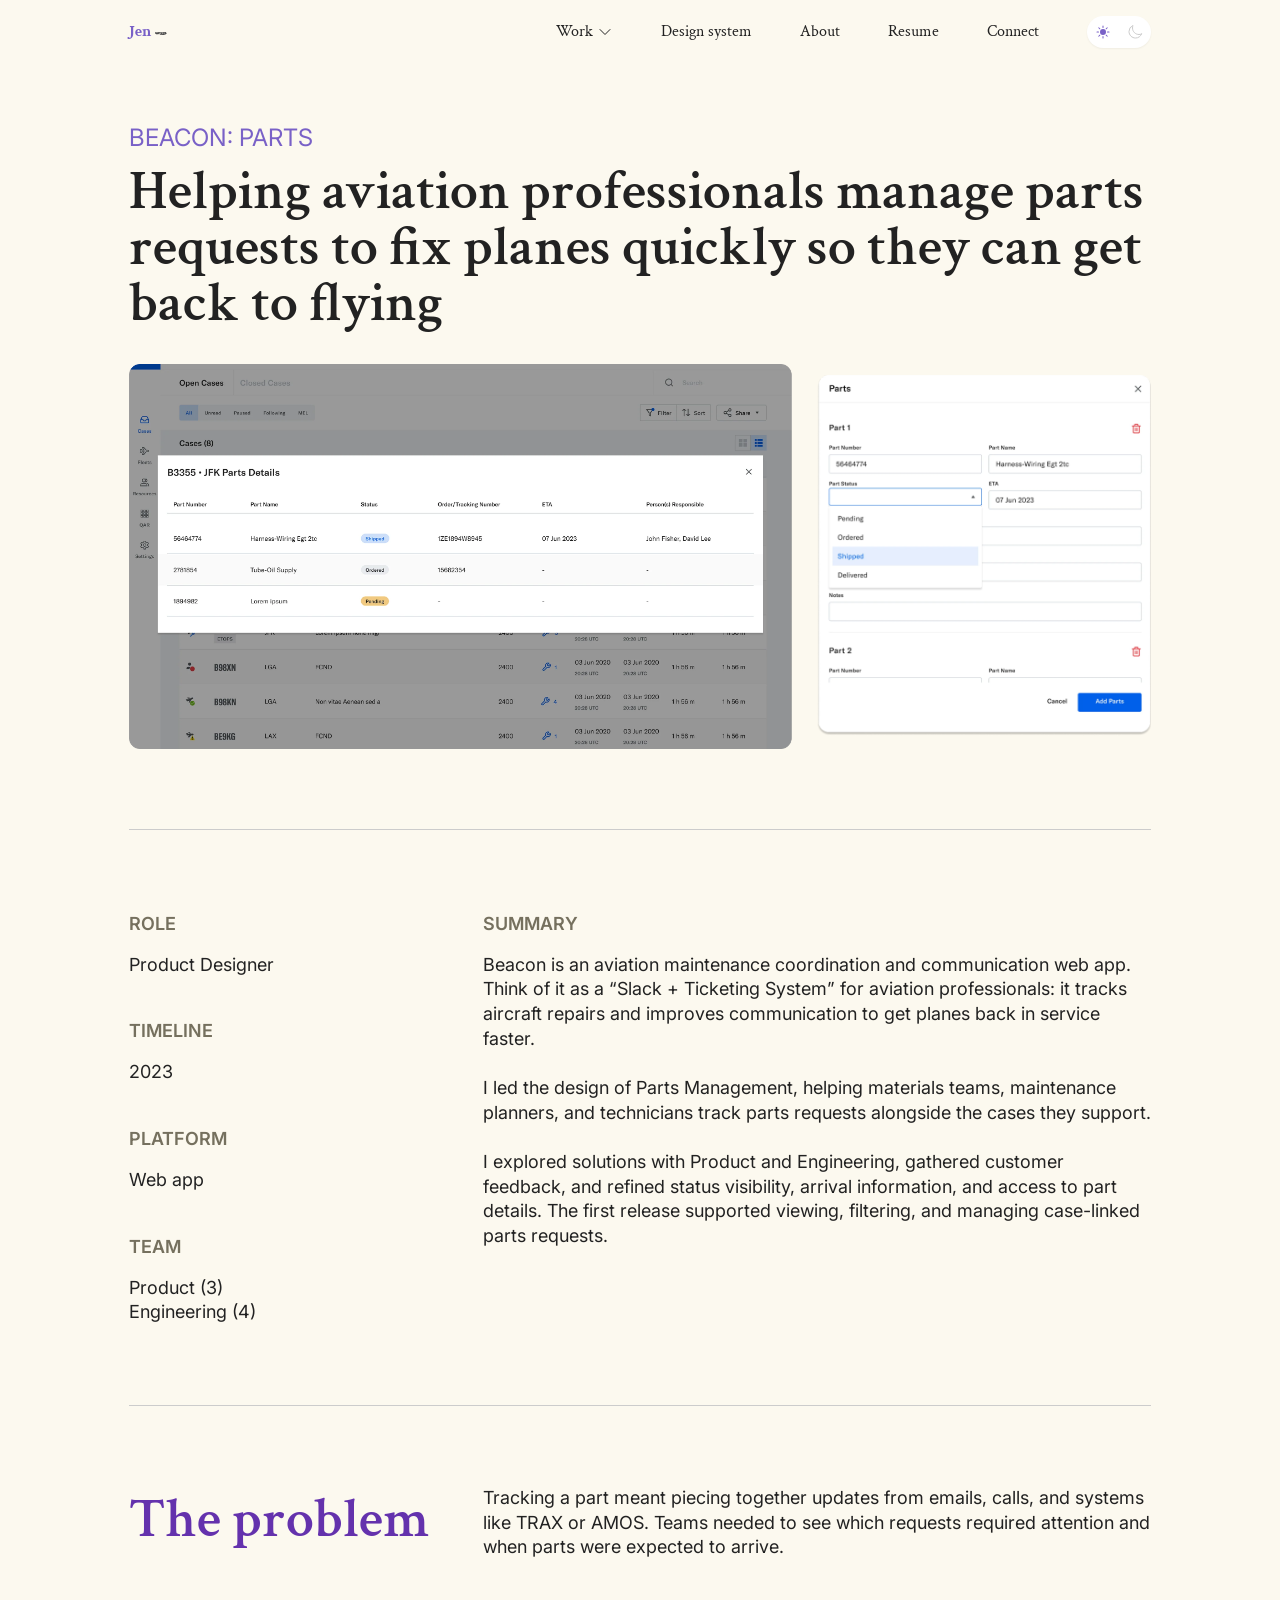
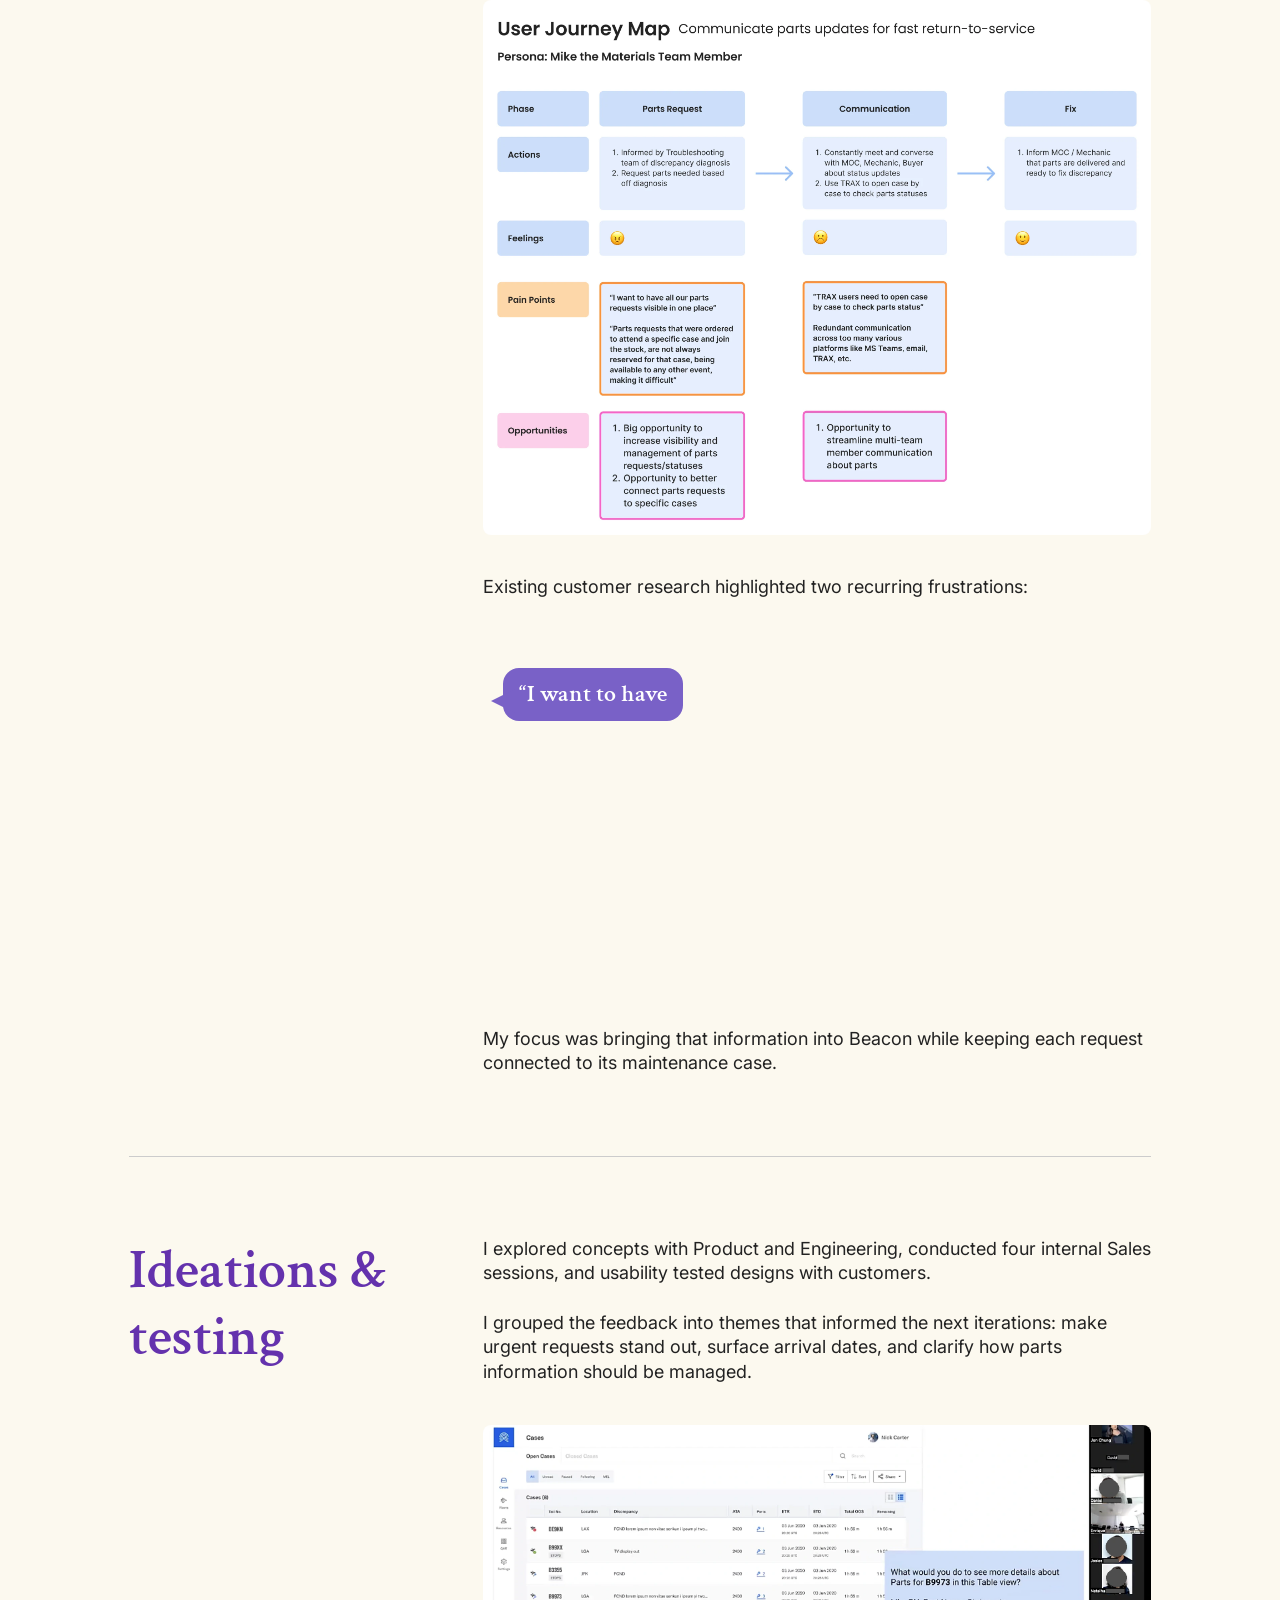
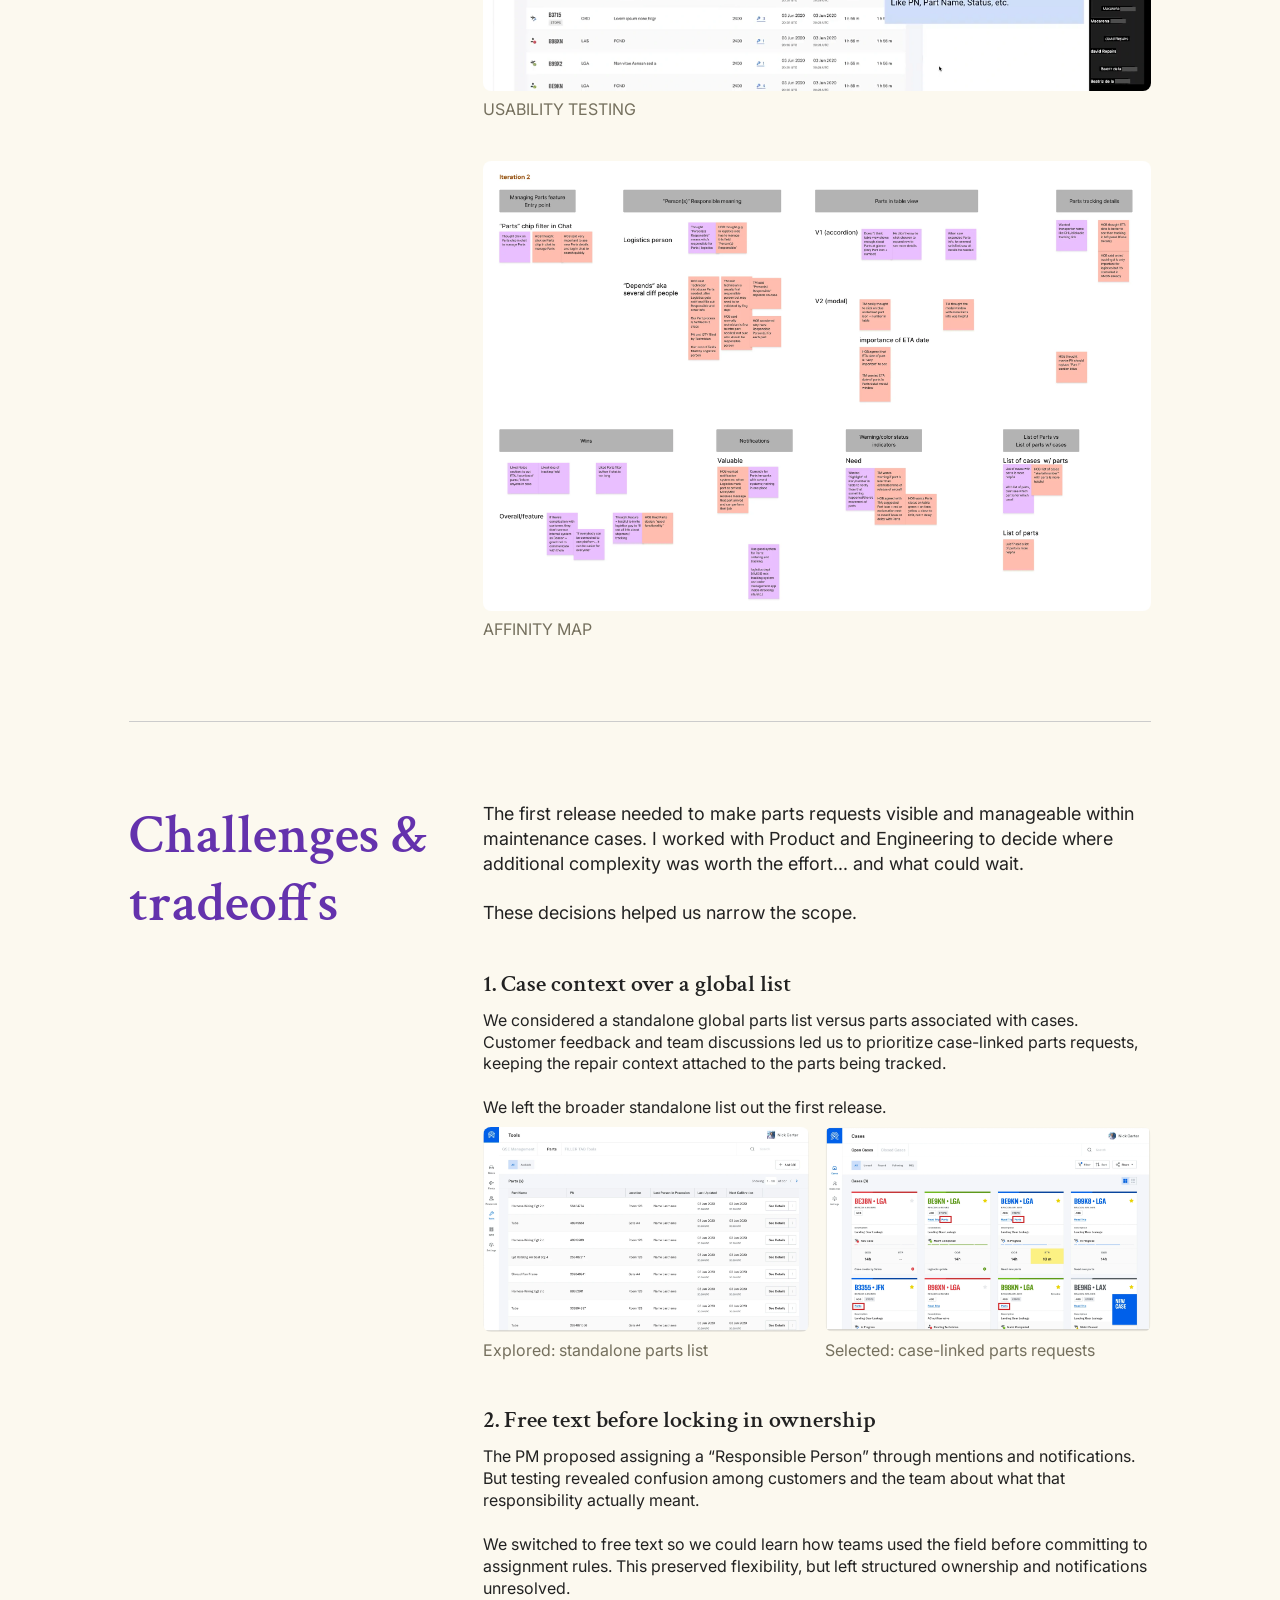
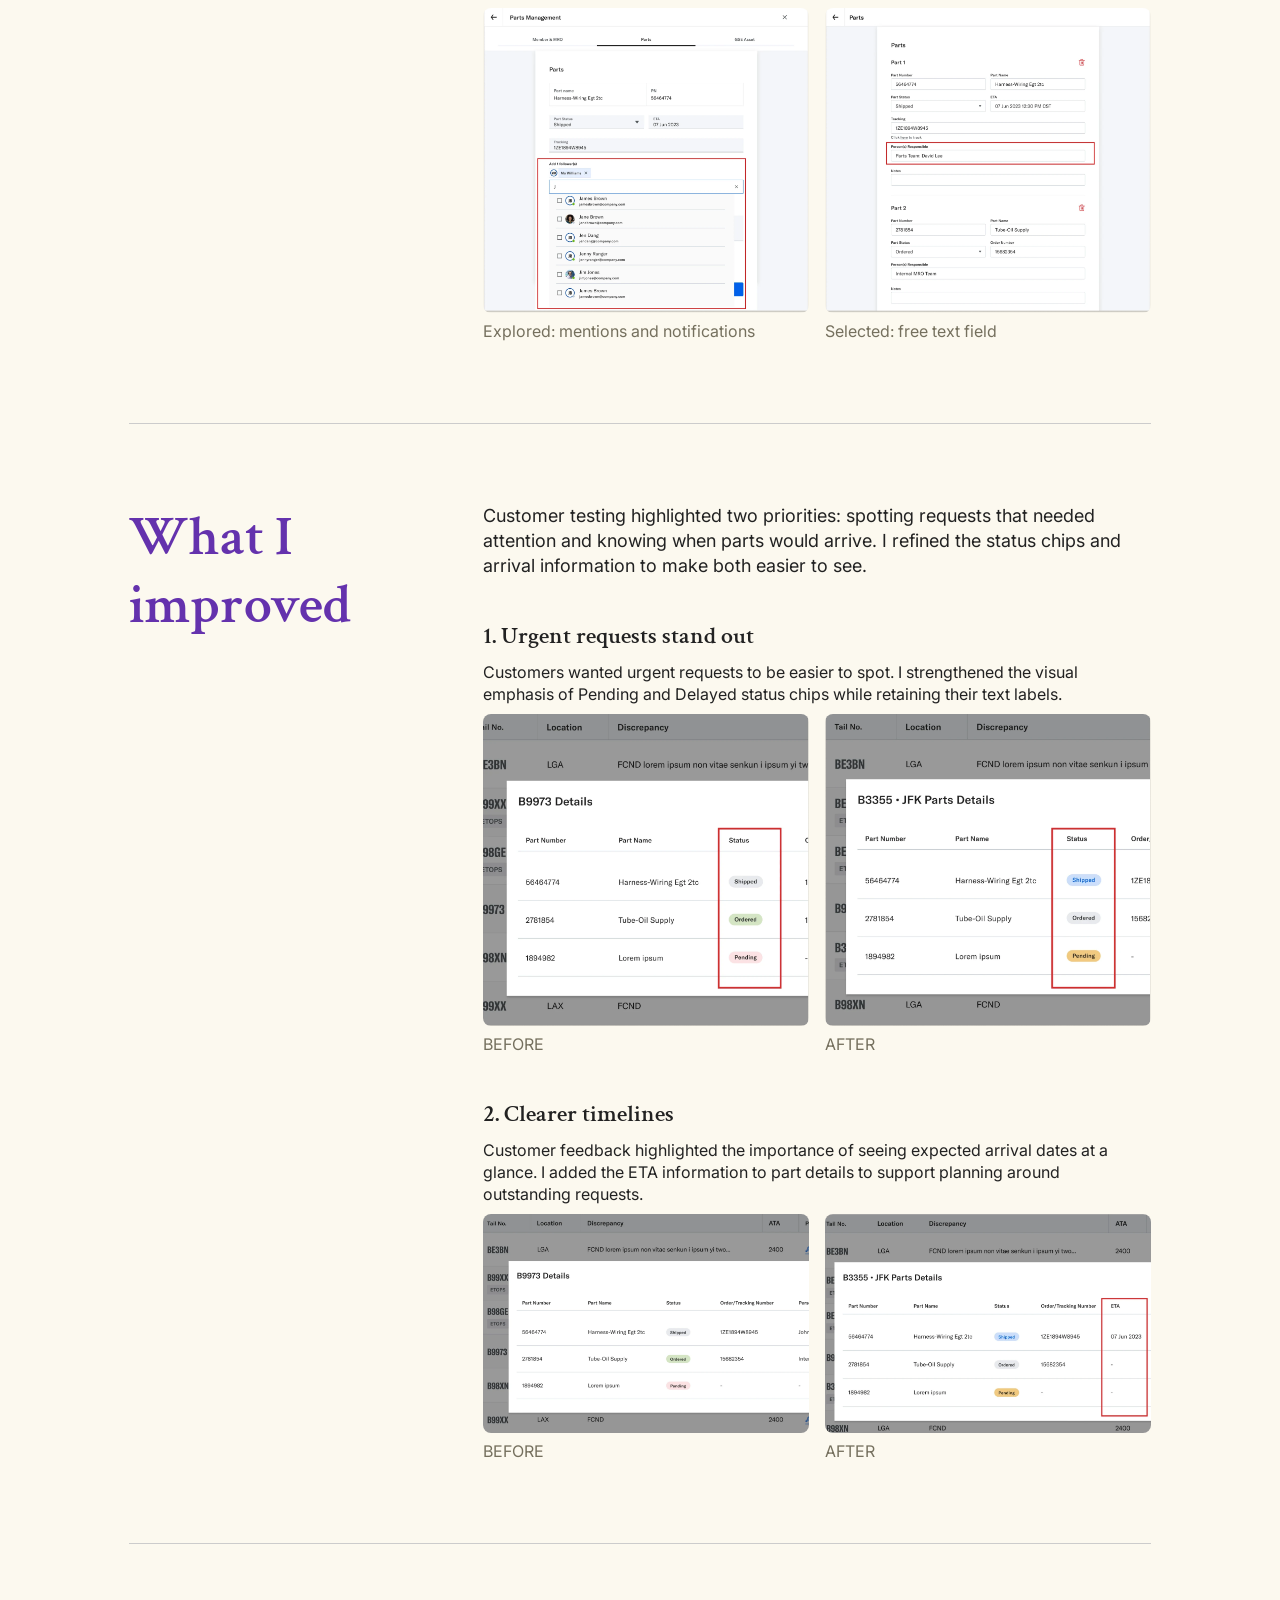
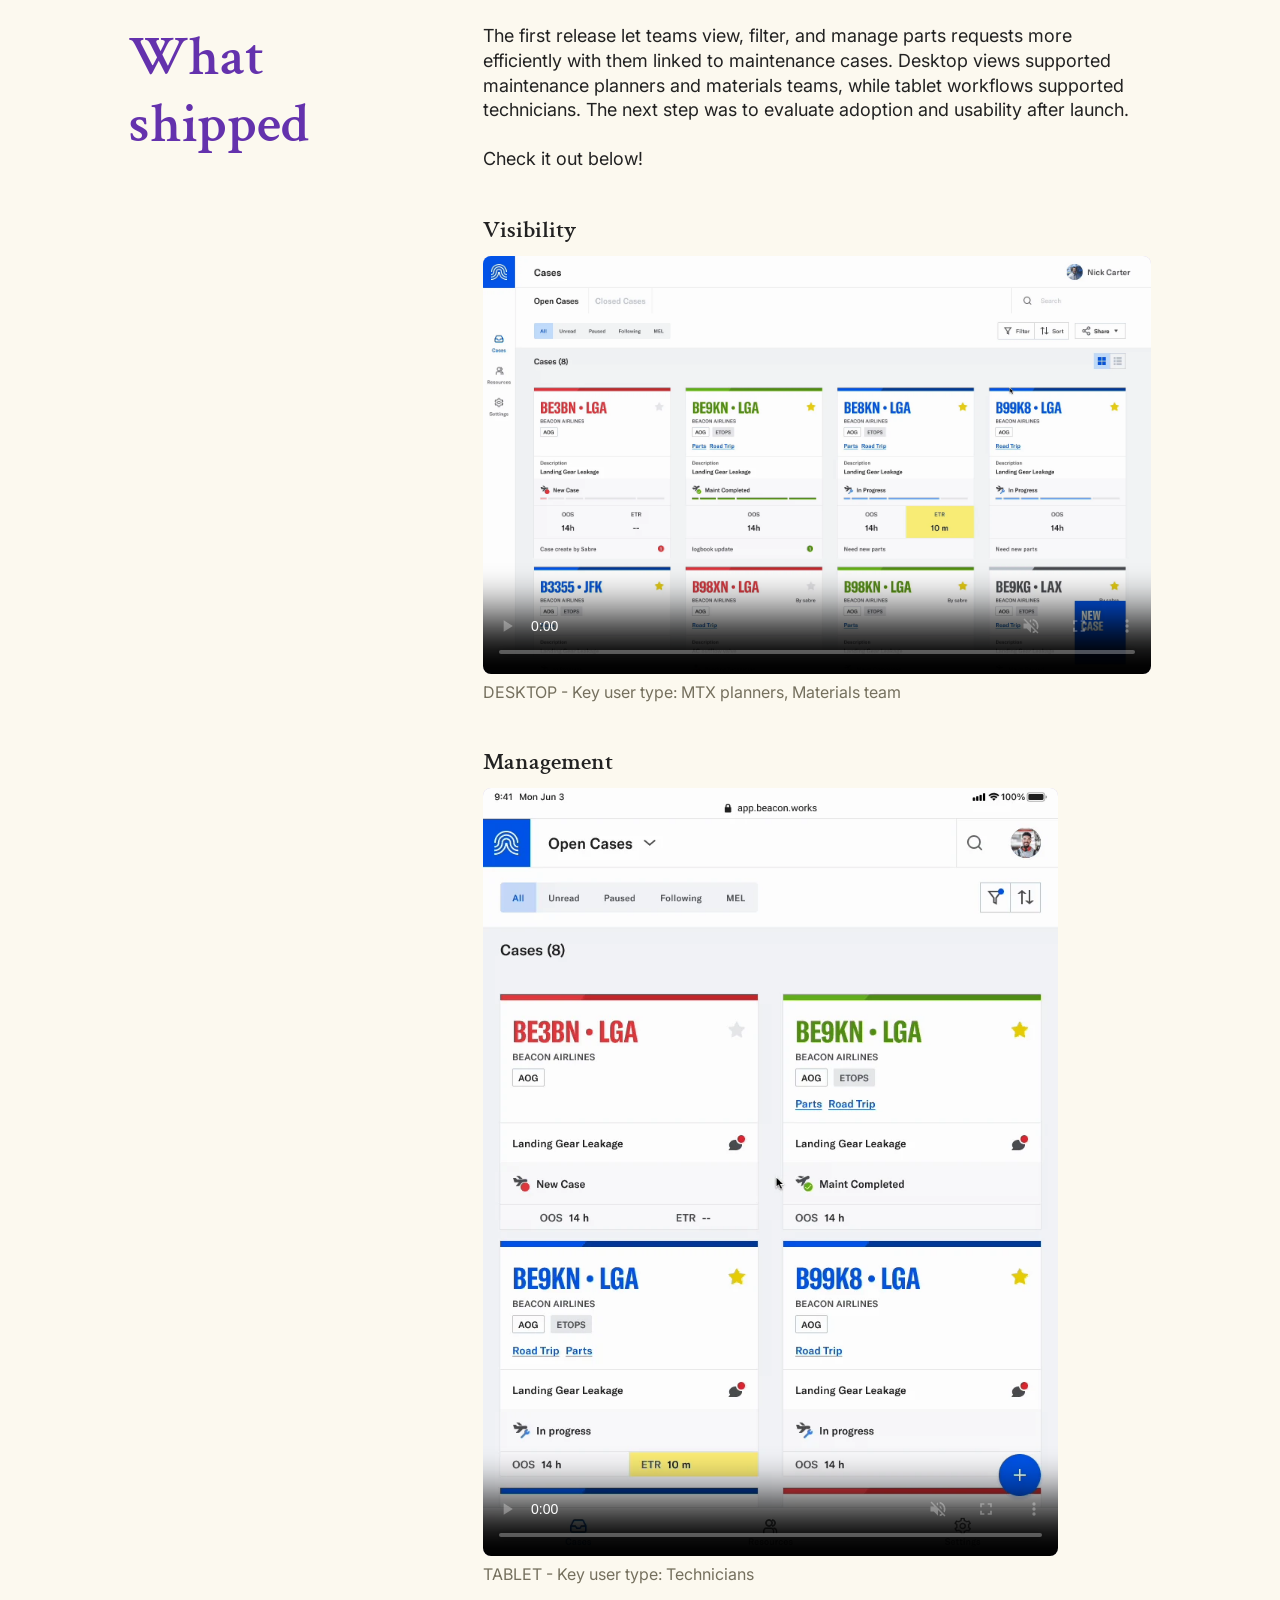
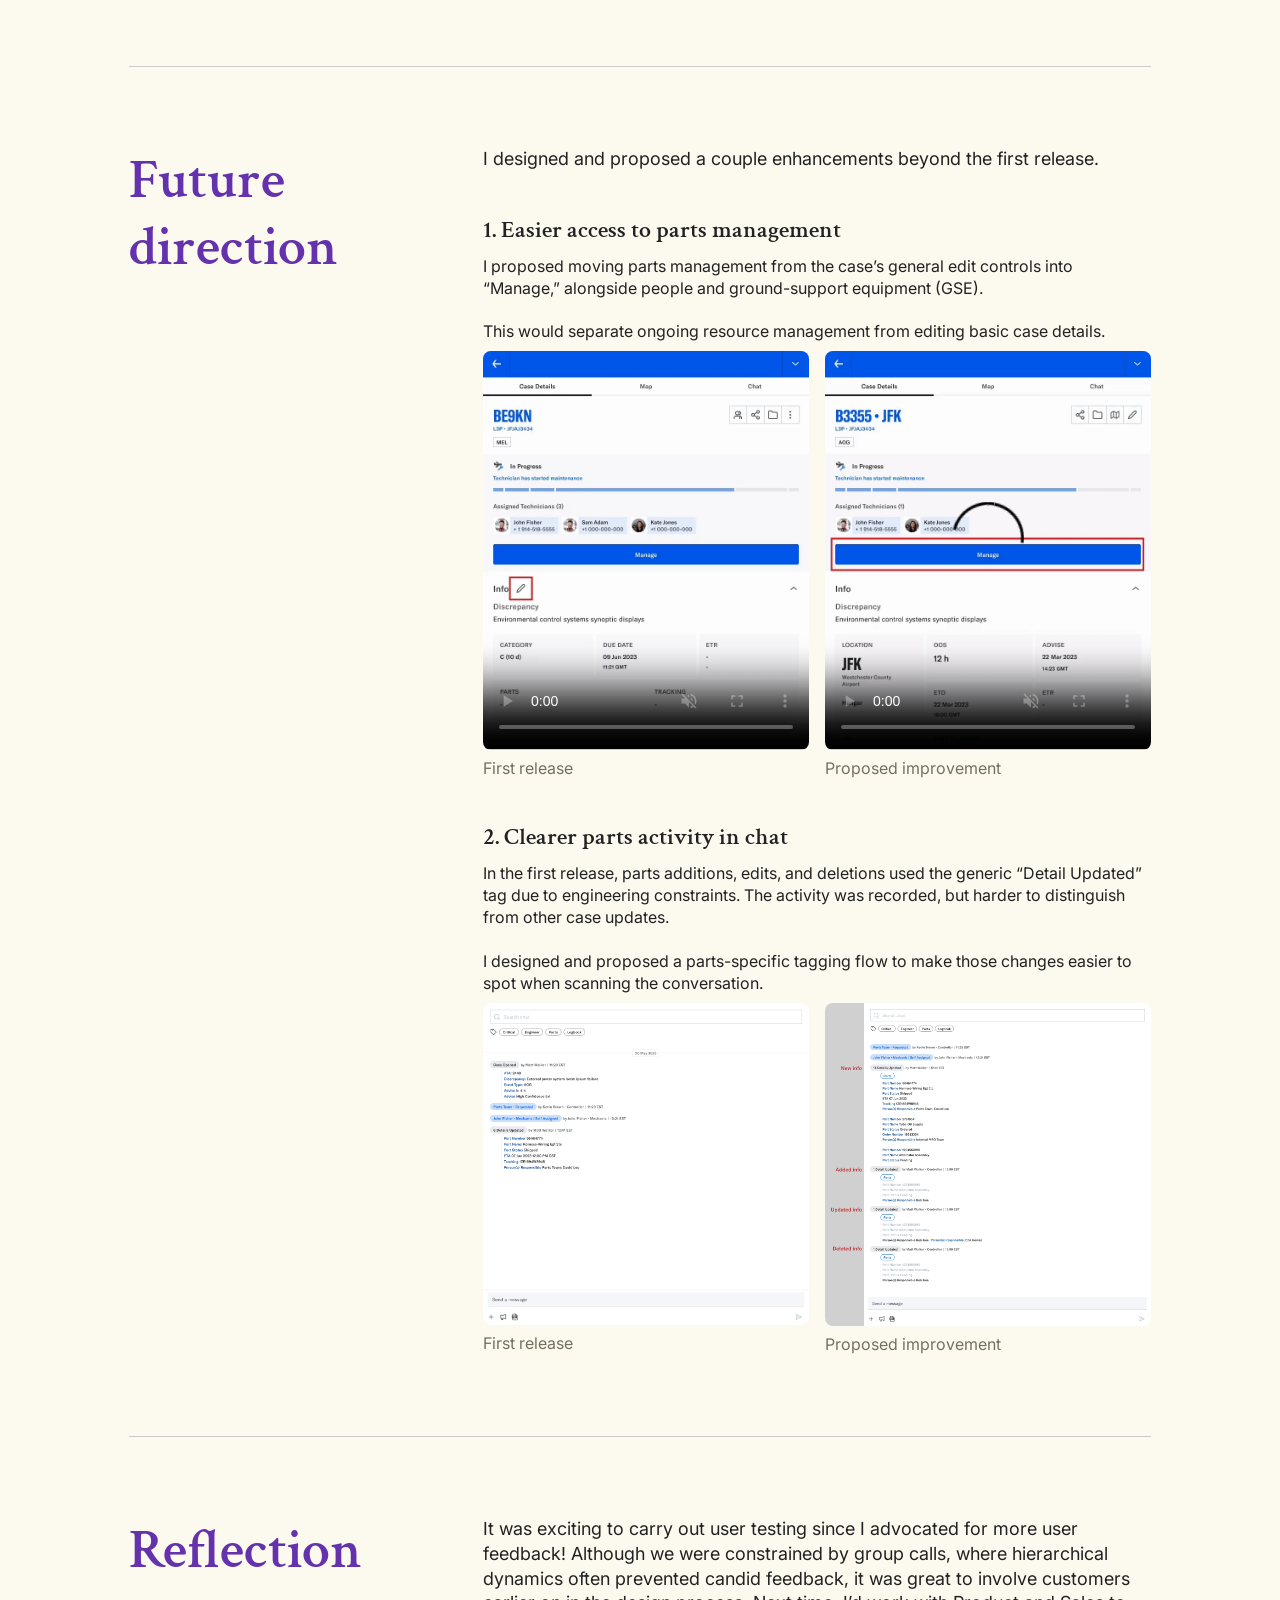
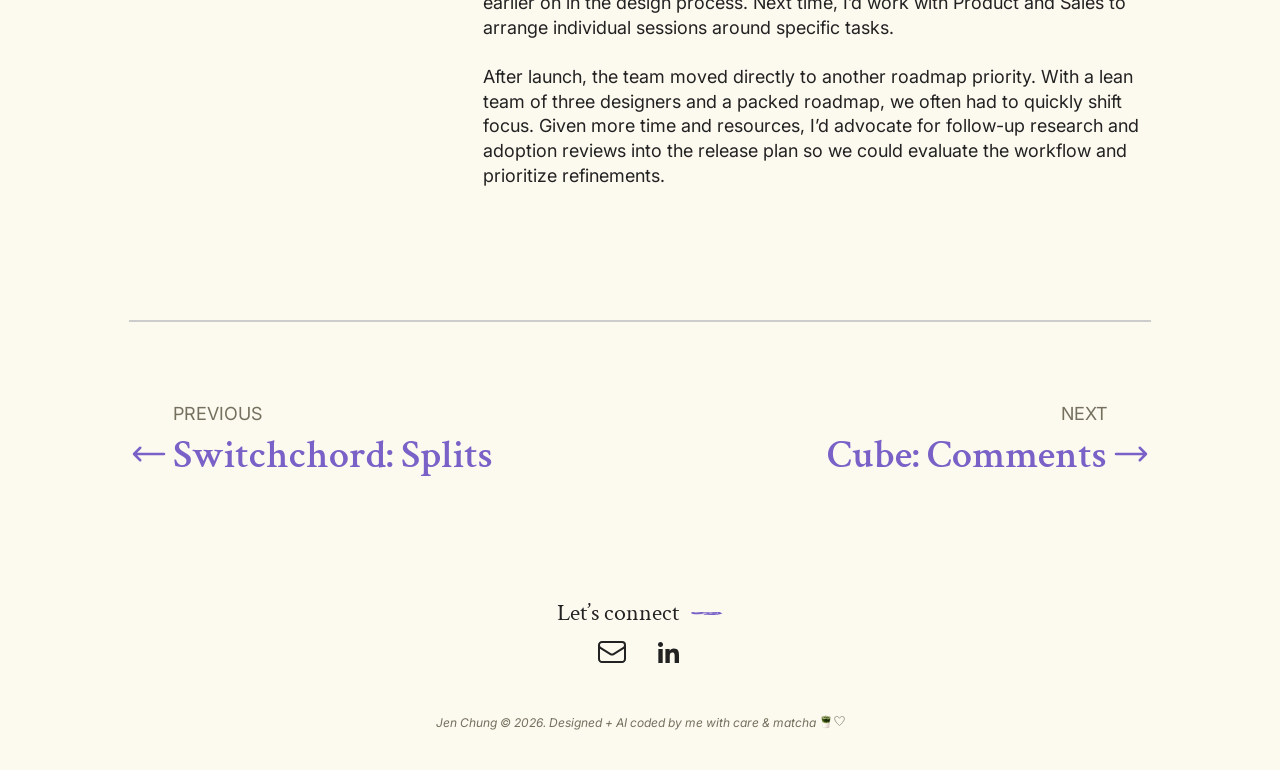
<file: parts-management.html>
<!doctype html>
<html lang="en" data-theme="light">
<head>
<meta charset="utf-8">
<meta name="viewport" content="width=device-width, initial-scale=1">
<title>Beacon: Parts - Jen Chung</title>
<meta name="description" content="How Jen Chung designed Beacon’s Parts Management feature, helping aviation professionals manage parts requests to fix planes quickly.">
<!-- Link previews (LinkedIn, Slack, iMessage…): images are 1200 × 630 in assets/share/ -->
<meta property="og:type" content="website">
<meta property="og:site_name" content="Jen Chung">
<meta property="og:title" content="Beacon: Parts - Jen Chung">
<meta property="og:description" content="How Jen Chung designed Beacon’s Parts Management feature, helping aviation professionals manage parts requests to fix planes quickly.">
<meta property="og:url" content="https://jen-chung.com/parts-management">
<meta property="og:image" content="https://jen-chung.com/assets/share/parts-management.jpg">
<meta property="og:image:width" content="1200">
<meta property="og:image:height" content="630">
<meta property="og:image:alt" content="Beacon’s parts details table on web and the parts form on tablet">
<meta name="twitter:card" content="summary_large_image">
<link rel="icon" href="assets/favicon/favicon-48.png" sizes="48x48" type="image/png">
<link rel="icon" href="assets/favicon/favicon-light.svg" type="image/svg+xml" data-favicon>   <!-- js/site.js swaps in favicon-dark.svg in dark mode -->
<link rel="apple-touch-icon" href="assets/favicon/apple-touch-icon.png">
<!-- Analytics: Umami Cloud (no cookies). data-domains: only counts visits on the live site, not local previews.
     Click events: links with data-umami-event="…" (Resume, Email, LinkedIn, case study cards) + "Case study unlocked" in js/site.js -->
<script>
  // Jen's own visits: open any page with ?notrack to stop counting this browser (?track to undo).
  (function () {
    var q = new URLSearchParams(location.search), off = q.has('notrack'), on = q.has('track');
    if (!off && !on) return;
    try { off ? localStorage.setItem('umami.disabled', '1') : localStorage.removeItem('umami.disabled'); } catch (e) {}
    q.delete('notrack'); q.delete('track');
    history.replaceState(null, '', location.pathname + (q.toString() ? '?' + q : '') + location.hash);
    setTimeout(function () { alert(off ? "Analytics off: your visits in this browser won't be counted." : 'Analytics on: your visits in this browser count again.'); }, 300);
  })();
</script>
<script defer src="https://cloud.umami.is/script.js" data-website-id="02b9c8de-7507-452b-8b9c-7aef02b59c9d" data-domains="jen-chung.com,www.jen-chung.com"></script>
<meta name="theme-color" content="#fcf9ef">
<meta name="color-scheme" content="only light">   <!-- stops phones' automatic dark mode from darkening the page; the site has its own dark theme -->
<script>
  // Set the theme before the page paints (same as the home page).
  (function () {
    var t = 'light';
    // Starts in light. Once a visitor picks light or dark with the toggle, it's remembered on that device.
    try { t = localStorage.getItem('jc-theme') || t; } catch (e) {}
    document.documentElement.dataset.theme = t === 'dark' ? 'dark' : 'light';
    // Soft rise: text and visuals start hidden and rise in as they scroll into view (js/site.js)
    if ('IntersectionObserver' in window && !matchMedia('(prefers-reduced-motion: reduce)').matches) document.documentElement.classList.add('cs-rise-ready');
  })();
</script>
<link rel="preconnect" href="https://fonts.googleapis.com">
<link rel="preconnect" href="https://fonts.gstatic.com" crossorigin>
<link rel="stylesheet" href="https://fonts.googleapis.com/css2?family=Crimson+Text:wght@400;600;700&family=Inter:ital,wght@0,400;0,500;0,600;0,700;1,400&display=swap">
<link rel="stylesheet" href="css/site.css">
</head>
<body>
<a class="skip-link" href="#case-study">Skip to case study</a>

<!-- ===== Nav ===== -->
<header class="nav nav-auto wrap">
  <div class="nav-bar">
    <a class="logo" href="index.html" aria-label="Jen Chung, home">Jen<img src="assets/icons/logo-dash.svg" alt=""></a>
    <nav class="nav-links" aria-label="Main">
      <div class="nav-link-list" id="nav-menu">
        <div class="nav-work">
          <button class="nav-work-btn" type="button" aria-expanded="false" aria-controls="work-menu">Work<svg class="nav-chevron" viewBox="0 0 24 24" aria-hidden="true"><path d="m19.5 8.25-7.5 7.5-7.5-7.5" fill="none" stroke="currentColor" stroke-width="1.5" stroke-linecap="round" stroke-linejoin="round"/></svg></button>
          <div class="nav-work-menu" id="work-menu"><div>   <!-- ✏️ case studies, in this order -->
            <a href="cube-boards.html">Cube: Boards</a>
            <a href="switchchord-splits.html">Switchchord: Splits</a>
            <a aria-current="page" href="parts-management.html">Beacon: Parts</a>
            <a href="cube-comments.html">Cube: Comments</a>
            <a class="nav-view-all" href="index.html#work">View all <span class="arrow">--&gt;</span></a>
          </div></div>
        </div>
        <a href="design-system.html">Design system</a>
        <a href="about.html">About</a>
        <a href="https://drive.google.com/file/d/1gC43h86qrHcaTnvZw_c9qj-CiYkb4hD7/view?usp=sharing" target="_blank" rel="noopener" data-resume data-umami-event="Resume">Resume</a>
        <a href="mailto:hello@jen-chung.com" data-umami-event="Email">Connect</a>
      </div>
      <div class="nav-tools">
        <button class="theme-toggle" id="theme-toggle" type="button" aria-label="Dark mode" aria-pressed="false">
          <img class="is-light" src="assets/icons/sun-filled.svg" alt=""><img class="is-light" src="assets/icons/moon-outlined.svg" alt="">
          <img class="is-dark" src="assets/icons/sun-outlined.svg" alt=""><img class="is-dark" src="assets/icons/moon-filled.svg" alt="">
        </button>
        <button class="menu-btn" id="menu-btn" type="button" aria-label="Menu" aria-expanded="false" aria-controls="nav-menu">
          <svg class="menu-open" viewBox="0 0 24 24" width="32" height="32" aria-hidden="true"><path d="M3.75 6.75h16.5M3.75 12h16.5m-16.5 5.25h16.5" fill="none" stroke="currentColor" stroke-width="1.5" stroke-linecap="round" stroke-linejoin="round"/></svg>
          <svg class="menu-close" viewBox="0 0 24 24" width="32" height="32" aria-hidden="true"><path d="M6 18 18 6M6 6l12 12" fill="none" stroke="currentColor" stroke-width="1.5" stroke-linecap="round" stroke-linejoin="round"/></svg>
        </button>
      </div>
    </nav>
  </div>
</header>

<!-- Design source: Figma "Portfolio designs 2026" › Beacon Parts case study (dark 10624:44587, light 10625:45120), in the Cube Boards layout.
     ✏️ Images live in assets/parts-management/. Each section's title (left) stays pinned while you scroll its section. -->
<main class="cs" id="case-study">

  <!-- ===== Title + main image ===== -->
  <header class="cs-head wrap">
    <div>
      <p class="cs-label">BEACON: PARTS</p>
      <h1 class="cs-title">Helping aviation professionals manage parts requests to fix planes quickly so they can get back to flying</h1>
      <div class="cs-hero cs-hero-fit" style="grid-template-columns: 2890fr 1483fr">
        <img src="assets/parts-management/hero-web.webp" alt="Beacon’s parts requests list on desktop, with color coded status chips" width="2400" height="1389">
        <img src="assets/parts-management/hero-tablet.webp" alt="Beacon’s parts requests on a tablet" width="1483" height="1664">
      </div>
    </div>
  </header>

  <div class="cs-body wrap">
    <div>

      <!-- ===== Role + summary ===== -->
      <section class="cs-section cs-overview" aria-label="Overview">
        <dl class="cs-meta">
          <div><dt>ROLE</dt><dd>Product Designer</dd></div>
          <div><dt>TIMELINE</dt><dd>2023</dd></div>
          <div><dt>PLATFORM</dt><dd>Web app</dd></div>
          <div><dt>TEAM</dt><dd>Product (3)<br>Engineering (4)</dd></div>
        </dl>
        <div class="cs-main">
          <h2 class="cs-meta-title">SUMMARY</h2>
          <div class="cs-text">
            <p>Beacon is an aviation maintenance coordination and communication web app. Think of it as a “Slack + Ticketing System” for aviation professionals: it tracks aircraft repairs and improves communication to get planes back in service faster.</p>
            <p>I led the design of Parts Management, helping materials teams, maintenance planners, and technicians track parts requests alongside the cases they support.</p>
            <p>I explored solutions with Product and Engineering, gathered customer feedback, and refined status visibility, arrival information, and access to part details. The first release supported viewing, filtering, and managing case-linked parts requests.</p>
          </div>
        </div>
      </section>

      <!-- ===== The problem ===== -->
      <section class="cs-section">
        <h2 class="cs-h2">The problem</h2>
        <div class="cs-main">
          <div class="cs-text">
            <p>Tracking a part meant piecing together updates from emails, calls, and systems like TRAX or AMOS. Teams needed to see which requests required attention and when parts were expected to arrive.</p>
          </div>
          <img src="assets/parts-management/journey-map.webp" alt="User journey map for Mike, a materials team member: Parts Request, Communication and Fix phases, with actions, feelings, pain points and opportunities" width="2405" height="1925" loading="lazy">
          <div class="cs-text">
            <p>Existing customer research highlighted two recurring frustrations:</p>
          </div>
          <!-- speech bubbles: the first sits left with its tail on the left, the second sits right with its tail on the right -->
          <div class="cs-bubbles">
            <blockquote>“I want to have all our parts requests visible in one place”</blockquote>
            <blockquote>“Parts requests that were ordered to attend a specific case and join the stock, are not reserved for that case, being available to any other event, making it very difficult”</blockquote>
          </div>
          <div class="cs-text">
            <p>My focus was bringing that information into Beacon while keeping each request connected to its maintenance case.</p>
          </div>
        </div>
      </section>

      <!-- ===== Ideations &amp; testing ===== -->
      <section class="cs-section">
        <h2 class="cs-h2">Ideations &amp; testing</h2>
        <div class="cs-main">
          <div class="cs-text">
            <p>I explored concepts with Product and Engineering, conducted four internal Sales sessions, and usability tested designs with customers.</p>
            <p>I grouped the feedback into themes that informed the next iterations: make urgent requests stand out, surface arrival dates, and clarify how parts information should be managed.</p>
          </div>
          <figure class="cs-figure">
            <img src="assets/parts-management/usability-testing.webp" alt="A remote usability testing session: a customer is asked how they would see more parts details for a case in the table view" width="1995" height="795" loading="lazy">
            <figcaption>USABILITY TESTING</figcaption>
          </figure>
          <figure class="cs-figure">
            <img src="assets/parts-management/affinity-map.webp" alt="An affinity map of the testing findings" width="2400" height="1619" loading="lazy">
            <figcaption>AFFINITY MAP</figcaption>
          </figure>
        </div>
      </section>

      <!-- ===== Challenges &amp; tradeoffs ===== -->
      <section class="cs-section">
        <h2 class="cs-h2">Challenges &amp; tradeoffs</h2>
        <div class="cs-main">
          <div class="cs-text">
            <p>The first release needed to make parts requests visible and manageable within maintenance cases. I worked with Product and Engineering to decide where additional complexity was worth the effort... and what could wait.</p>
            <p>These decisions helped us narrow the scope.</p>
          </div>
          <div class="cs-step">
            <h3 class="cs-h3">1. Case context over a global list</h3>
            <p>We considered a standalone global parts list versus parts associated with cases. Customer feedback and team discussions led us to prioritize case-linked parts requests, keeping the repair context attached to the parts being tracked.</p>
            <p>We left the broader standalone list out the first release.</p>
            <div class="cs-pair cs-pair-fit">
              <figure><img src="assets/parts-management/scope-standalone.webp" alt="Explored: a standalone list of all parts across cases" width="1288" height="808" loading="lazy"><figcaption>Explored: standalone parts list</figcaption></figure>
              <figure><img src="assets/parts-management/scope-case-linked.webp" alt="Selected: parts requests shown with each open case, with the Parts links highlighted" width="2400" height="1511" loading="lazy"><figcaption>Selected: case-linked parts requests</figcaption></figure>
            </div>
          </div>
          <div class="cs-step">
            <h3 class="cs-h3">2. Free text before locking in ownership</h3>
            <p>The PM proposed assigning a “Responsible Person” through mentions and notifications. But testing revealed confusion among customers and the team about what that responsibility actually meant.</p>
            <p>We switched to free text so we could learn how teams used the field before committing to assignment rules. This preserved flexibility, but left structured ownership and notifications unresolved.</p>
            <div class="cs-pair cs-pair-fit">
              <figure><img src="assets/parts-management/person-mentions.webp" alt="Explored: a Responsible Person field that mentions and notifies a teammate" width="1288" height="1208" loading="lazy"><figcaption>Explored: mentions and notifications</figcaption></figure>
              <figure><img src="assets/parts-management/person-free-text.webp" alt="Selected: a free text Responsible Person field" width="1288" height="1208" loading="lazy"><figcaption>Selected: free text field</figcaption></figure>
            </div>
          </div>
        </div>
      </section>

      <!-- ===== What I improved ===== -->
      <section class="cs-section">
        <h2 class="cs-h2">What I improved</h2>
        <div class="cs-main">
          <div class="cs-text">
            <p>Customer testing highlighted two priorities: spotting requests that needed attention and knowing when parts would arrive. I refined the status chips and arrival information to make both easier to see.</p>
          </div>
          <div class="cs-step">
            <h3 class="cs-h3">1. Urgent requests stand out</h3>
            <p>Customers wanted urgent requests to be easier to spot. I strengthened the visual emphasis of Pending and Delayed status chips while retaining their text labels.</p>
            <div class="cs-pair cs-pair-fit"><figure><img src="assets/parts-management/modal-before.webp" alt="The parts modal with the old status chips" width="1224" height="1171" loading="lazy"><figcaption>BEFORE</figcaption></figure><figure><img src="assets/parts-management/modal-after.webp" alt="The parts modal with the new status chips" width="1224" height="1171" loading="lazy"><figcaption>AFTER</figcaption></figure></div>
          </div>
          <div class="cs-step">
            <h3 class="cs-h3">2. Clearer timelines</h3>
            <p>Customer feedback highlighted the importance of seeing expected arrival dates at a glance. I added the ETA information to part details to support planning around outstanding requests.</p>
            <div class="cs-pair cs-pair-fit"><figure><img src="assets/parts-management/eta-before.webp" alt="Part details without an ETA" width="1288" height="868" loading="lazy"><figcaption>BEFORE</figcaption></figure><figure><img src="assets/parts-management/eta-after.webp" alt="Part details with the ETA date added" width="1288" height="868" loading="lazy"><figcaption>AFTER</figcaption></figure></div>
          </div>
        </div>
      </section>

      <!-- ===== What shipped ===== -->
      <section class="cs-section">
        <h2 class="cs-h2">What shipped</h2>
        <div class="cs-main">
          <div class="cs-text">
            <p>The first release let teams view, filter, and manage parts requests more efficiently with them linked to maintenance cases. Desktop views supported maintenance planners and materials teams, while tablet workflows supported technicians. The next step was to evaluate adoption and usability after launch.</p>
            <p>Check it out below!</p>
          </div>
          <div class="cs-step">
            <h3 class="cs-h3">Visibility</h3>
            <figure class="cs-figure">
              <!-- ✏️ Each video plays (muted, looping) when scrolled to and pauses when scrolled away, like the Cube Boards video. Made from the Figma GIFs (30s and 33s). -->
              <video class="cs-video" src="assets/parts-management/results-visibility.mp4" poster="assets/parts-management/results-visibility-poster.webp" width="1680" height="1050" muted loop playsinline controls preload="metadata" aria-label="Filtering parts requests on desktop"></video>
              <figcaption>DESKTOP - Key user type: MTX planners, Materials team</figcaption>
            </figure>
          </div>
          <div class="cs-step">
            <h3 class="cs-h3">Management</h3>
            <figure class="cs-figure" style="max-width: 575px">
              <video class="cs-video" src="assets/parts-management/results-management.mp4" poster="assets/parts-management/results-management-poster.webp" width="766" height="1024" muted loop playsinline controls preload="metadata" aria-label="Managing parts requests in the live prototype on a tablet"></video>
              <figcaption>TABLET - Key user type: Technicians</figcaption>
            </figure>
          </div>
        </div>
      </section>

      <!-- ===== Future direction ===== -->
      <section class="cs-section">
        <h2 class="cs-h2">Future direction</h2>
        <div class="cs-main">
          <div class="cs-text">
            <p>I designed and proposed a couple enhancements beyond the first release.</p>
          </div>
          <div class="cs-step">
            <h3 class="cs-h3">1. Easier access to parts management</h3>
            <p>I proposed moving parts management from the case’s general edit controls into “Manage,” alongside people and ground-support equipment (GSE).</p>
            <p>This would separate ongoing resource management from editing basic case details.</p>
            <div class="cs-pair cs-pair-fit"><figure><video class="cs-video" src="assets/parts-management/ia-before.mp4" poster="assets/parts-management/ia-before-poster.webp" width="768" height="938" muted playsinline controls preload="metadata" aria-label="First release: parts edited from the case details pencil icon"></video><figcaption>First release</figcaption></figure><figure><video class="cs-video" src="assets/parts-management/ia-after.mp4" poster="assets/parts-management/ia-after-poster.webp" width="768" height="938" muted playsinline controls preload="none" data-autoplay="after" aria-label="Proposed improvement: parts managed from a bottom sheet under Manage"></video><figcaption>Proposed improvement</figcaption></figure></div>
          </div>
          <div class="cs-step">
            <h3 class="cs-h3">2. Clearer parts activity in chat</h3>
            <p>In the first release, parts additions, edits, and deletions used the generic “Detail Updated” tag due to engineering constraints. The activity was recorded, but harder to distinguish from other case updates.</p>
            <p>I designed and proposed a parts-specific tagging flow to make those changes easier to spot when scanning the conversation.</p>
            <div class="cs-pair cs-pair-fit">
              <figure><img src="assets/parts-management/chat-first-release.webp" alt="First release: a parts change shown in the case chat with the general Detail Updated tag" width="2236" height="2211" loading="lazy"><figcaption>First release</figcaption></figure>
              <figure><img src="assets/parts-management/chat-proposed.webp" alt="Proposed improvement: parts changes shown in the case chat with parts-specific tags" width="2540" height="2520" loading="lazy"><figcaption>Proposed improvement</figcaption></figure>
            </div>
          </div>
        </div>
      </section>

      <!-- ===== Reflection ===== -->
      <section class="cs-section">
        <h2 class="cs-h2">Reflection</h2>
        <div class="cs-main">
          <div class="cs-text">
            <p>It was exciting to carry out user testing since I advocated for more user feedback! Although we were constrained by group calls, where hierarchical dynamics often prevented candid feedback, it was great to involve customers earlier on in the design process. Next time, I’d work with Product and Sales to arrange individual sessions around specific tasks.</p>
            <p>After launch, the team moved directly to another roadmap priority. With a lean team of three designers and a packed roadmap, we often had to quickly shift focus. Given more time and resources, I’d advocate for follow-up research and adoption reviews into the release plan so we could evaluate the workflow and prioritize refinements.</p>
          </div>
        </div>
      </section>

    </div>
  </div>

  <!-- ===== Back to top (appears 1s after the visitor reaches the last section, e.g. Reflection) ===== -->
  <div class="to-top-wrap wrap">
    <div><a class="to-top" href="#" aria-label="Back to top"><svg viewBox="0 0 24 24" aria-hidden="true"><path d="M4.5 10.5 12 3m0 0 7.5 7.5M12 3v18" fill="none" stroke="currentColor" stroke-width="1.5" stroke-linecap="round" stroke-linejoin="round"/></svg></a></div>
  </div>

  <!-- ===== Previous / next case study ===== -->
  <nav class="cs-pager wrap" aria-label="More case studies">
    <div>
      <a class="cs-pager-prev" href="switchchord-splits.html"><span class="cs-pager-label">Previous</span><span class="cs-pager-title"><span class="nowrap"><svg viewBox="0 0 24 24" aria-hidden="true"><path d="M6.75 15.75 3 12m0 0 3.75-3.75M3 12h18" fill="none" stroke="currentColor" stroke-width="1.5" stroke-linecap="round" stroke-linejoin="round"/></svg>Switchchord:</span> Splits</span></a>
      <a class="cs-pager-next" href="cube-comments.html"><span class="cs-pager-label">Next</span><span class="cs-pager-title">Cube: <span class="nowrap">Comments<svg viewBox="0 0 24 24" aria-hidden="true"><path d="M17.25 8.25 21 12m0 0-3.75 3.75M21 12H3" fill="none" stroke="currentColor" stroke-width="1.5" stroke-linecap="round" stroke-linejoin="round"/></svg></span></span></a>
    </div>
  </nav>
</main>


<!-- ===== Footer ===== -->
<footer class="footer" id="connect">
  <div class="connect">
    <h2 class="connect-title">Let’s connect <img src="assets/icons/connect-line.svg" alt=""></h2>
    <div class="socials">
      <a href="mailto:hello@jen-chung.com" data-umami-event="Email" aria-label="Email Jen">
        <svg viewBox="-3 0 30 24" aria-hidden="true"><path d="M21.75 6.75v10.5a2.25 2.25 0 0 1-2.25 2.25h-15a2.25 2.25 0 0 1-2.25-2.25V6.75m19.5 0A2.25 2.25 0 0 0 19.5 4.5h-15a2.25 2.25 0 0 0-2.25 2.25m19.5 0v.243a2.25 2.25 0 0 1-1.07 1.916l-7.5 4.615a2.25 2.25 0 0 1-2.36 0L3.32 8.91a2.25 2.25 0 0 1-1.07-1.916V6.75" fill="none" stroke="currentColor" stroke-width="1.5" stroke-linecap="round" stroke-linejoin="round"/></svg>
      </a>
      <a href="https://www.linkedin.com/in/jennifer-chung/" data-umami-event="LinkedIn" target="_blank" rel="noopener" aria-label="Jen on LinkedIn">
        <svg viewBox="0 0 40 32" aria-hidden="true"><path fill="currentColor" d="M14.7006 26.8802H10.3469V12.9395H14.7006V26.8802ZM12.5214 11.0379C11.1292 11.0379 10 9.89131 10 8.50703C10 7.84212 10.2656 7.20443 10.7385 6.73426C11.2114 6.26409 11.8527 5.99995 12.5214 5.99995C13.1901 5.99995 13.8315 6.26409 14.3043 6.73426C14.7772 7.20443 15.0428 7.84212 15.0428 8.50703C15.0428 9.89131 13.9131 11.0379 12.5214 11.0379ZM30.9953 26.8802H26.6509V20.0939C26.6509 18.4766 26.6181 16.4025 24.3873 16.4025C22.1237 16.4025 21.7769 18.1597 21.7769 19.9774V26.8802H17.4278V12.9395H21.6034V14.8412H21.6644C22.2456 13.7458 23.6655 12.59 25.7838 12.59C30.19 12.59 31 15.475 31 19.2224V26.8802H30.9953Z"/></svg>
      </a>
    </div>
  </div>
  <p class="colophon">Jen Chung © 2026. Designed + AI coded by me with care &amp; <span class="colophon-end">matcha<span class="colophon-icons" aria-hidden="true"><img src="assets/icons/matcha.png" alt="" width="12" height="15"><svg viewBox="0 0 11.35 10.86" width="11" height="10"><path d="M5.676 10.375S13.243 4.082 10.294 1.138C7.984-1.168 5.676 2.488 5.676 2.488S3.365-1.168 1.056 1.138C-1.891 4.082 5.676 10.375 5.676 10.375Z" fill="none" stroke="currentColor" stroke-width=".75"/></svg></span></span></p>
</footer>

<script src="js/site.js"></script>
</body>
</html>
</file>
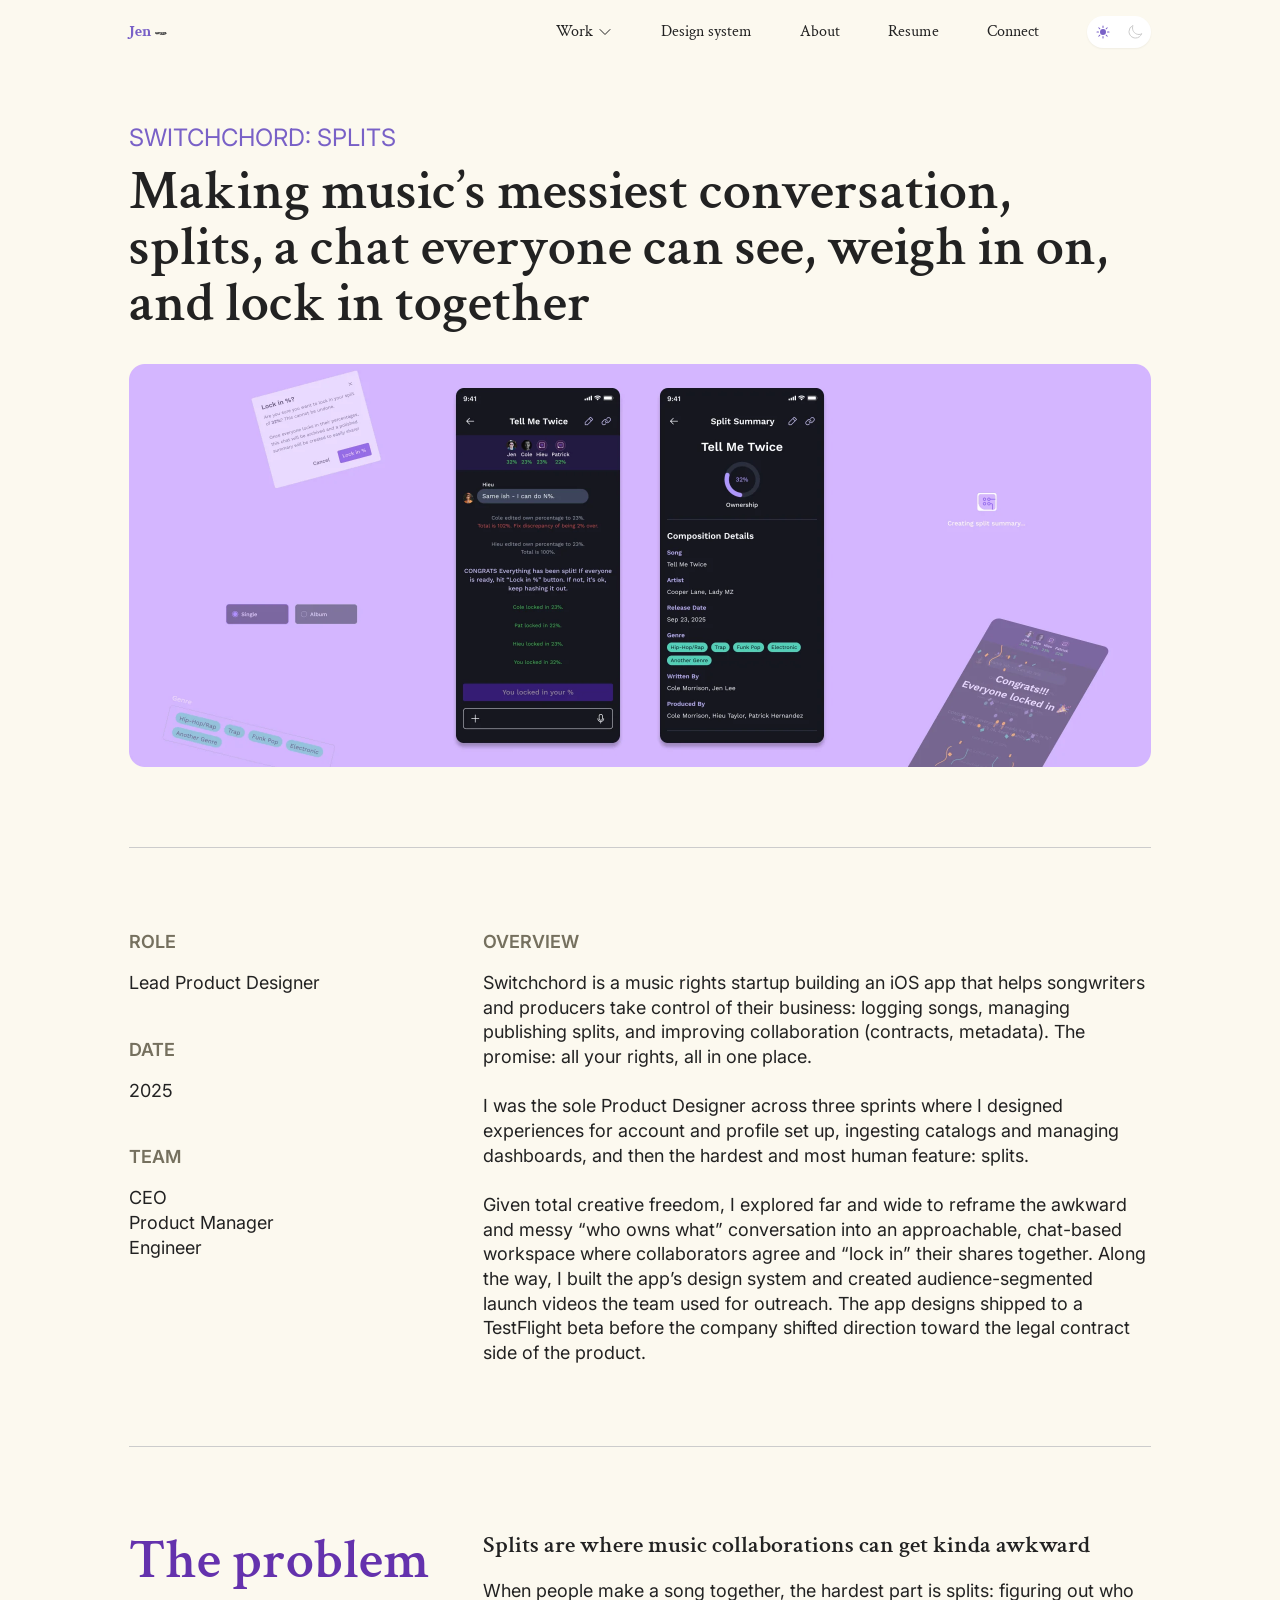
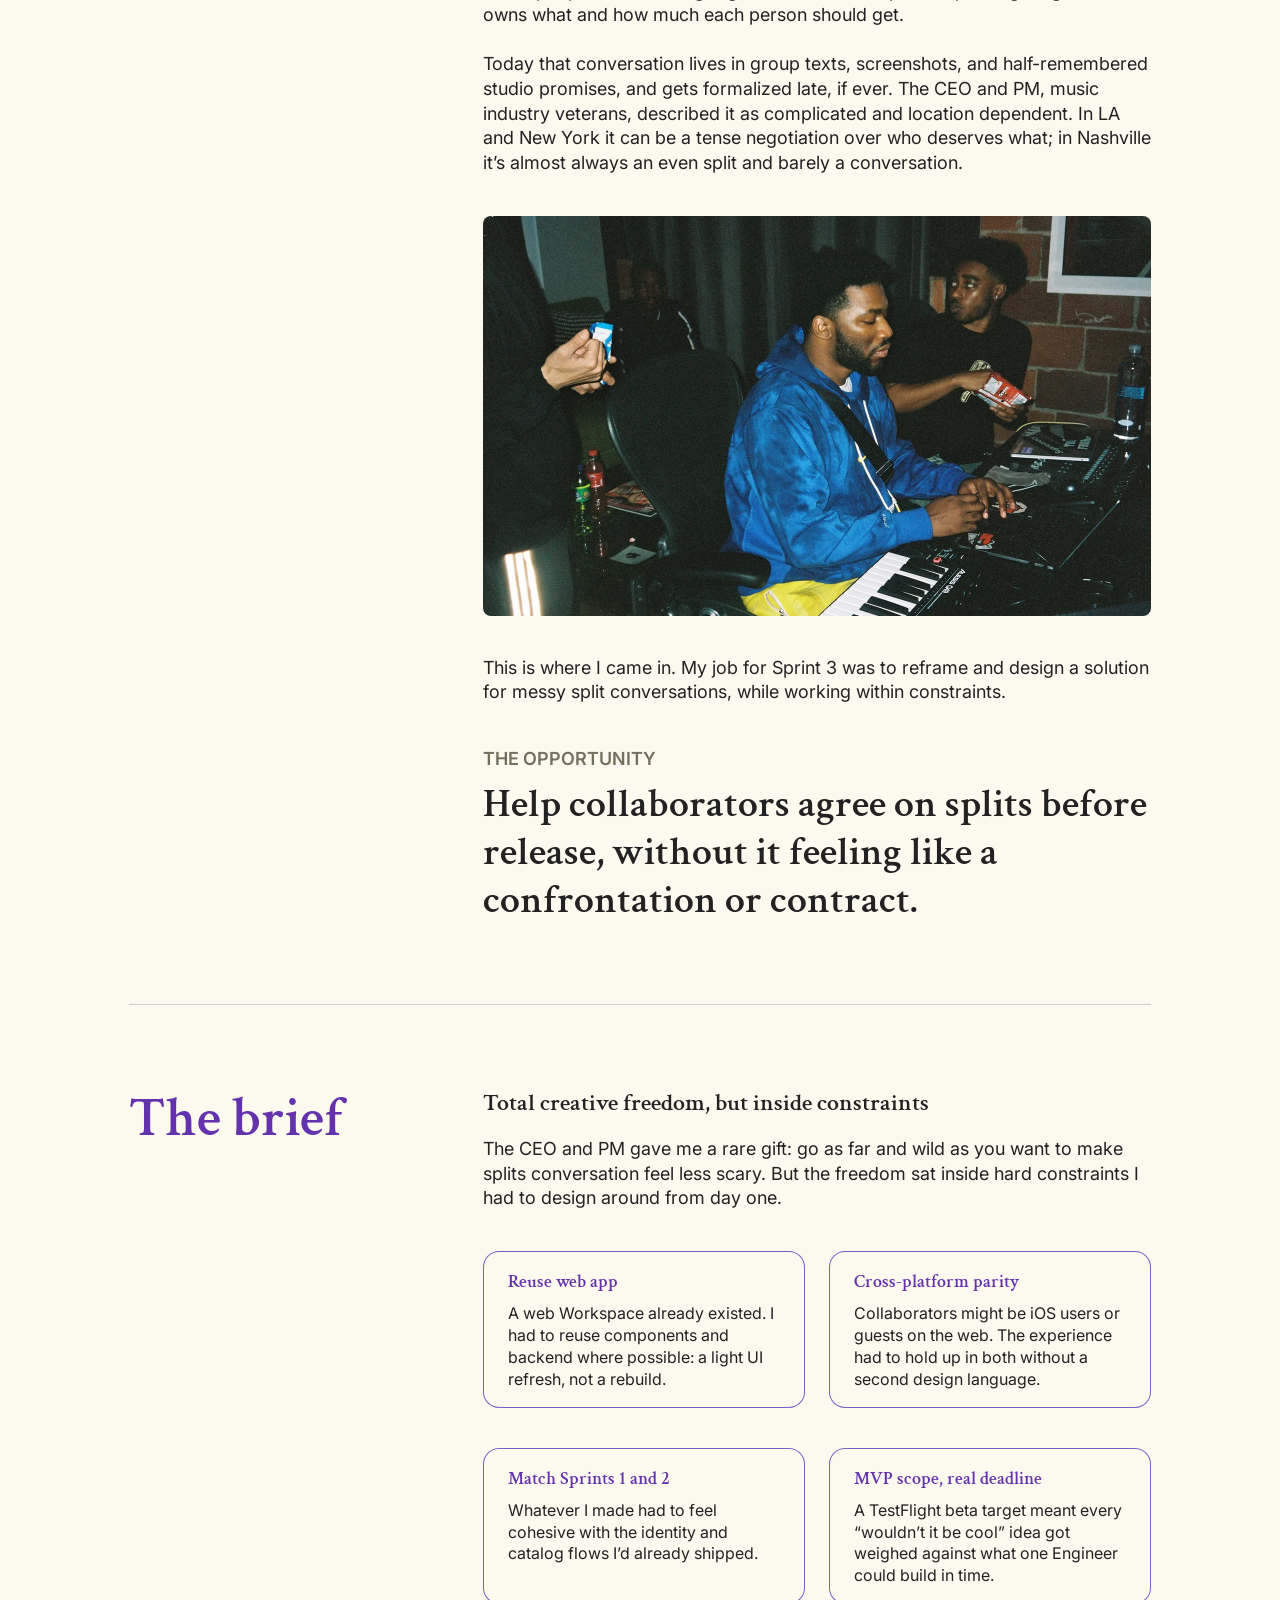
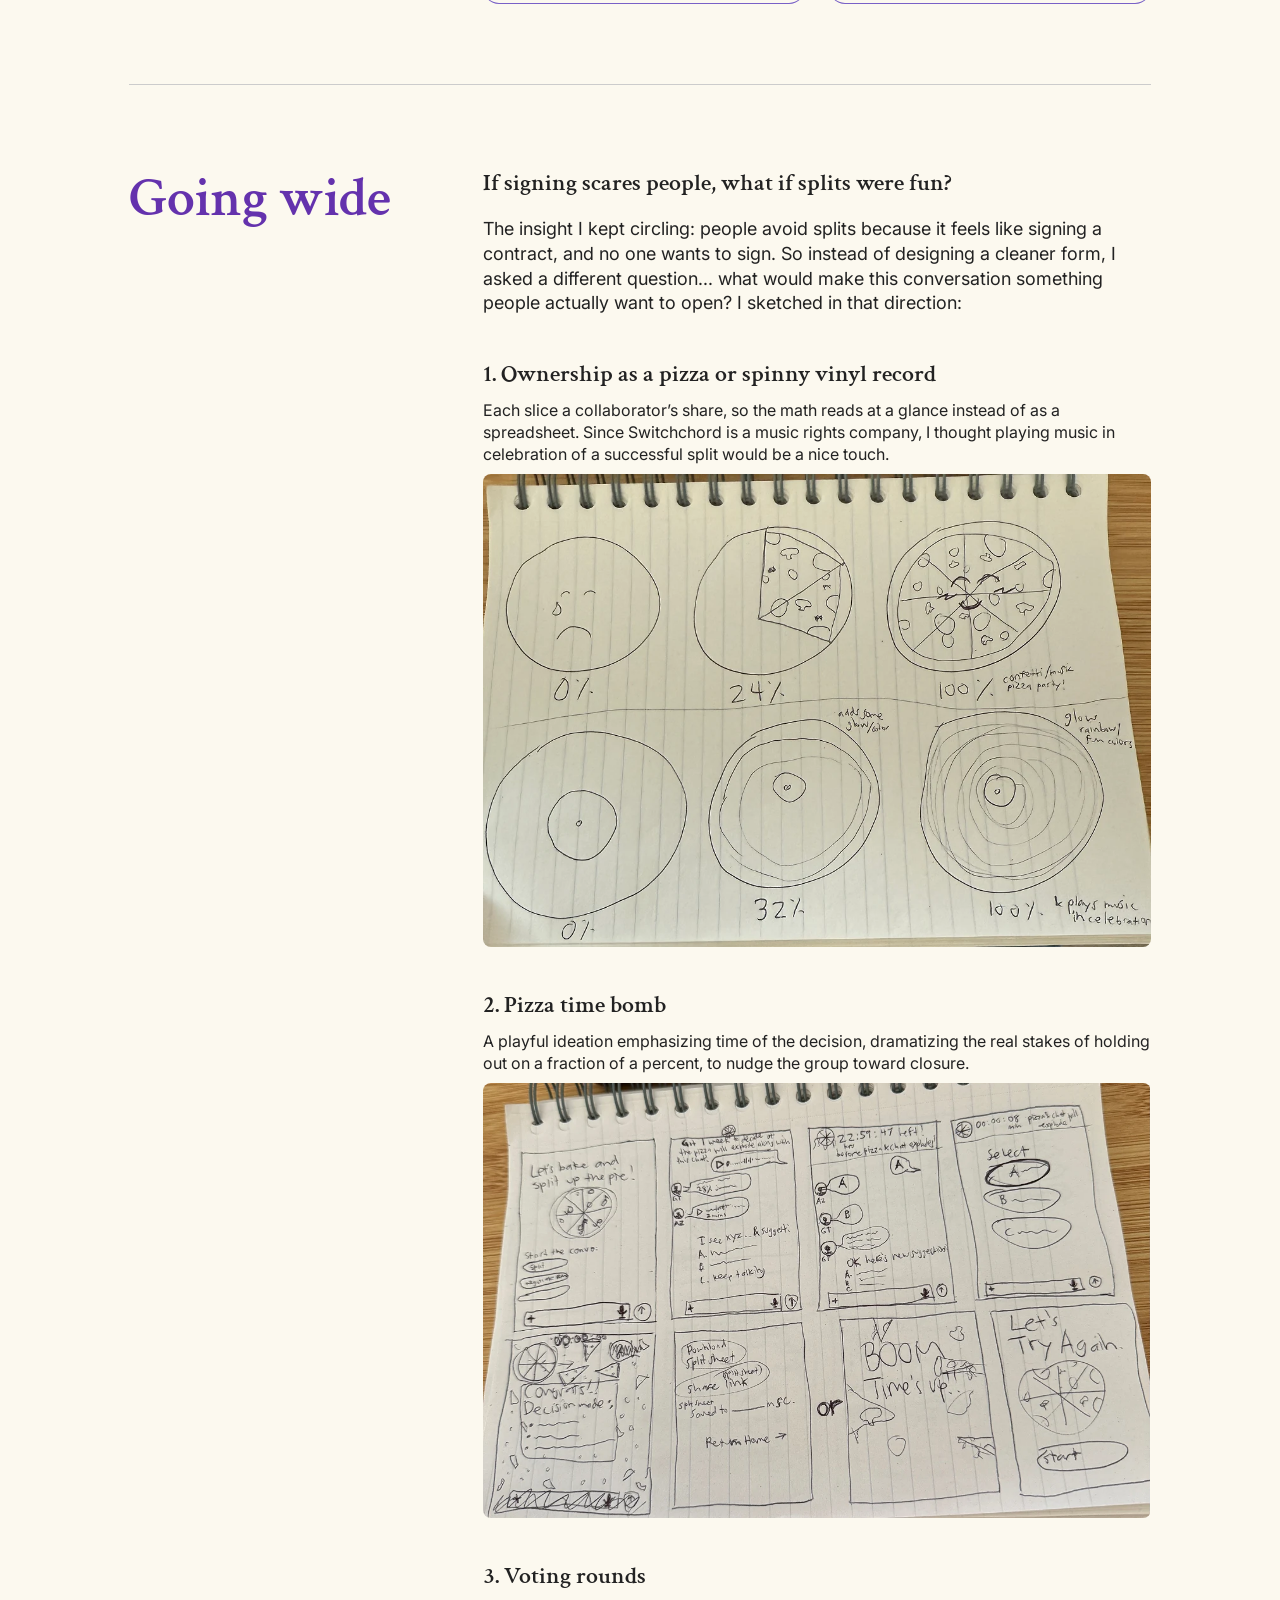
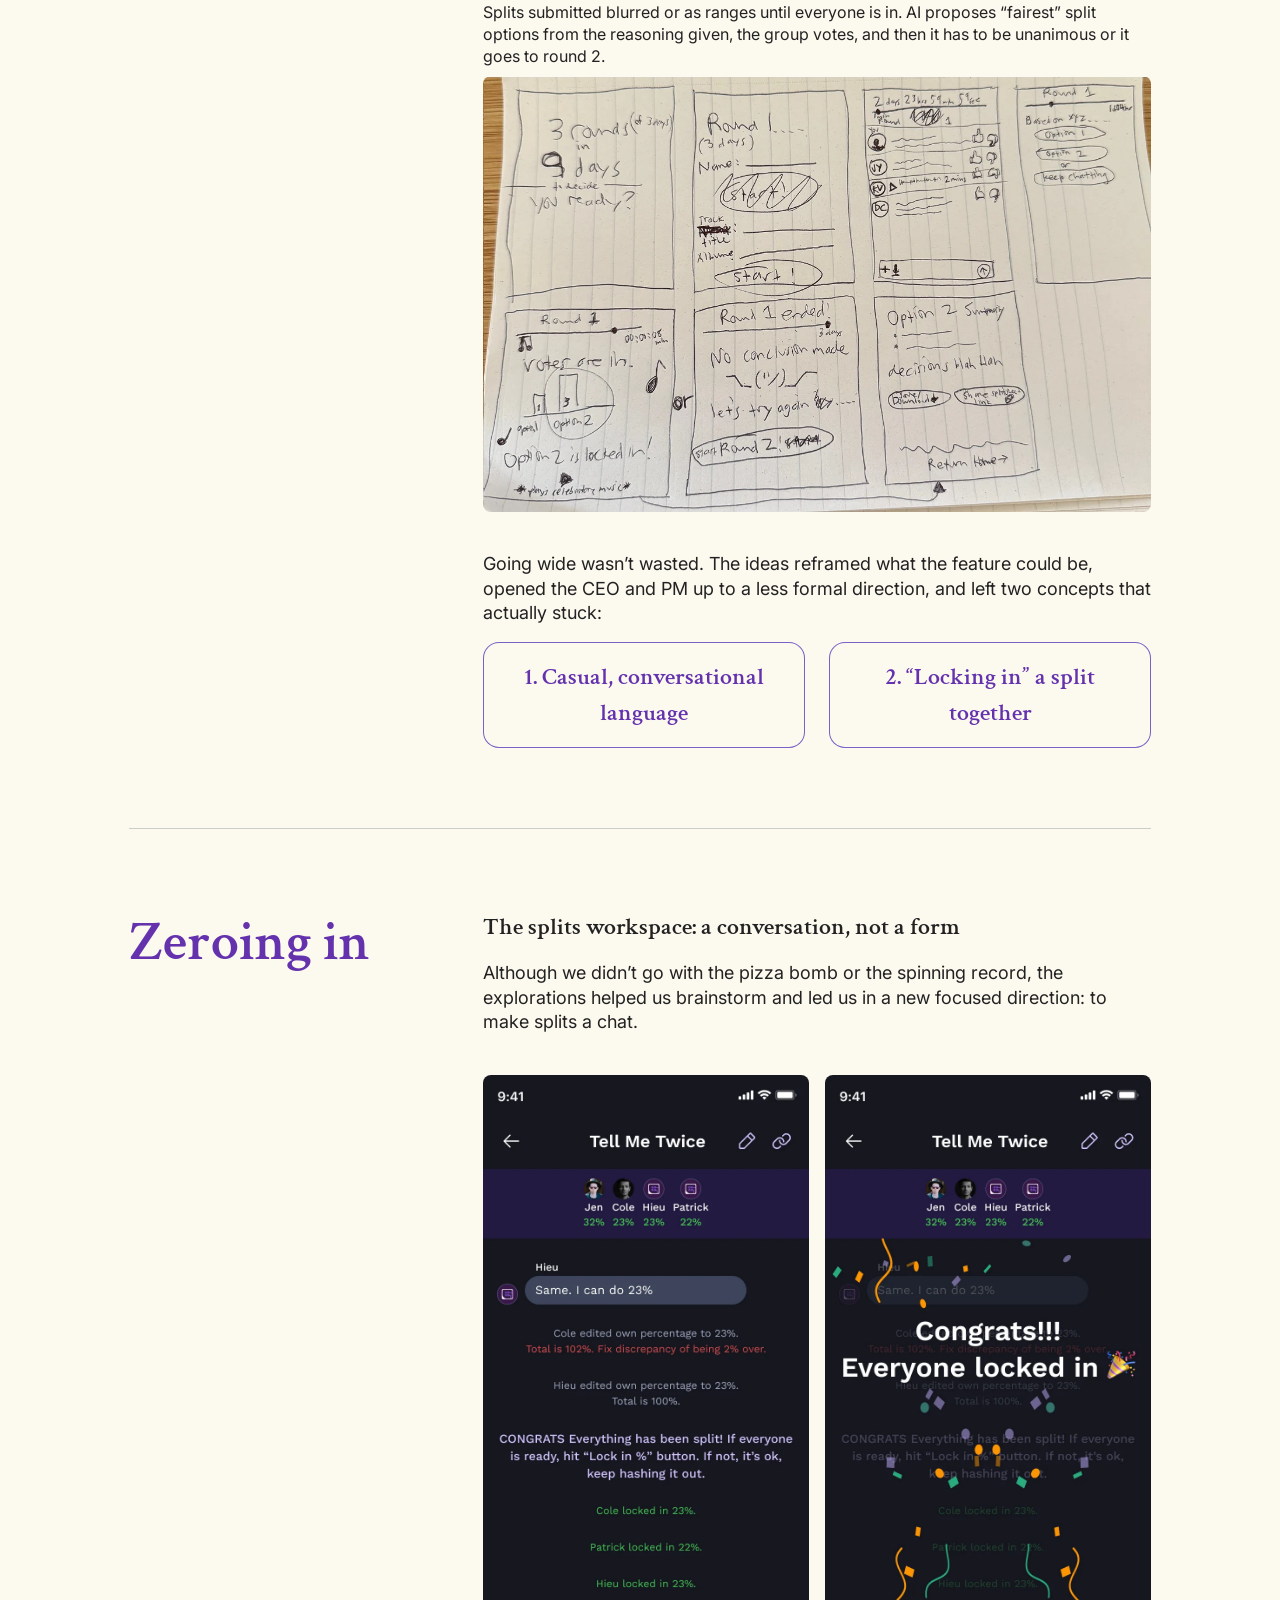
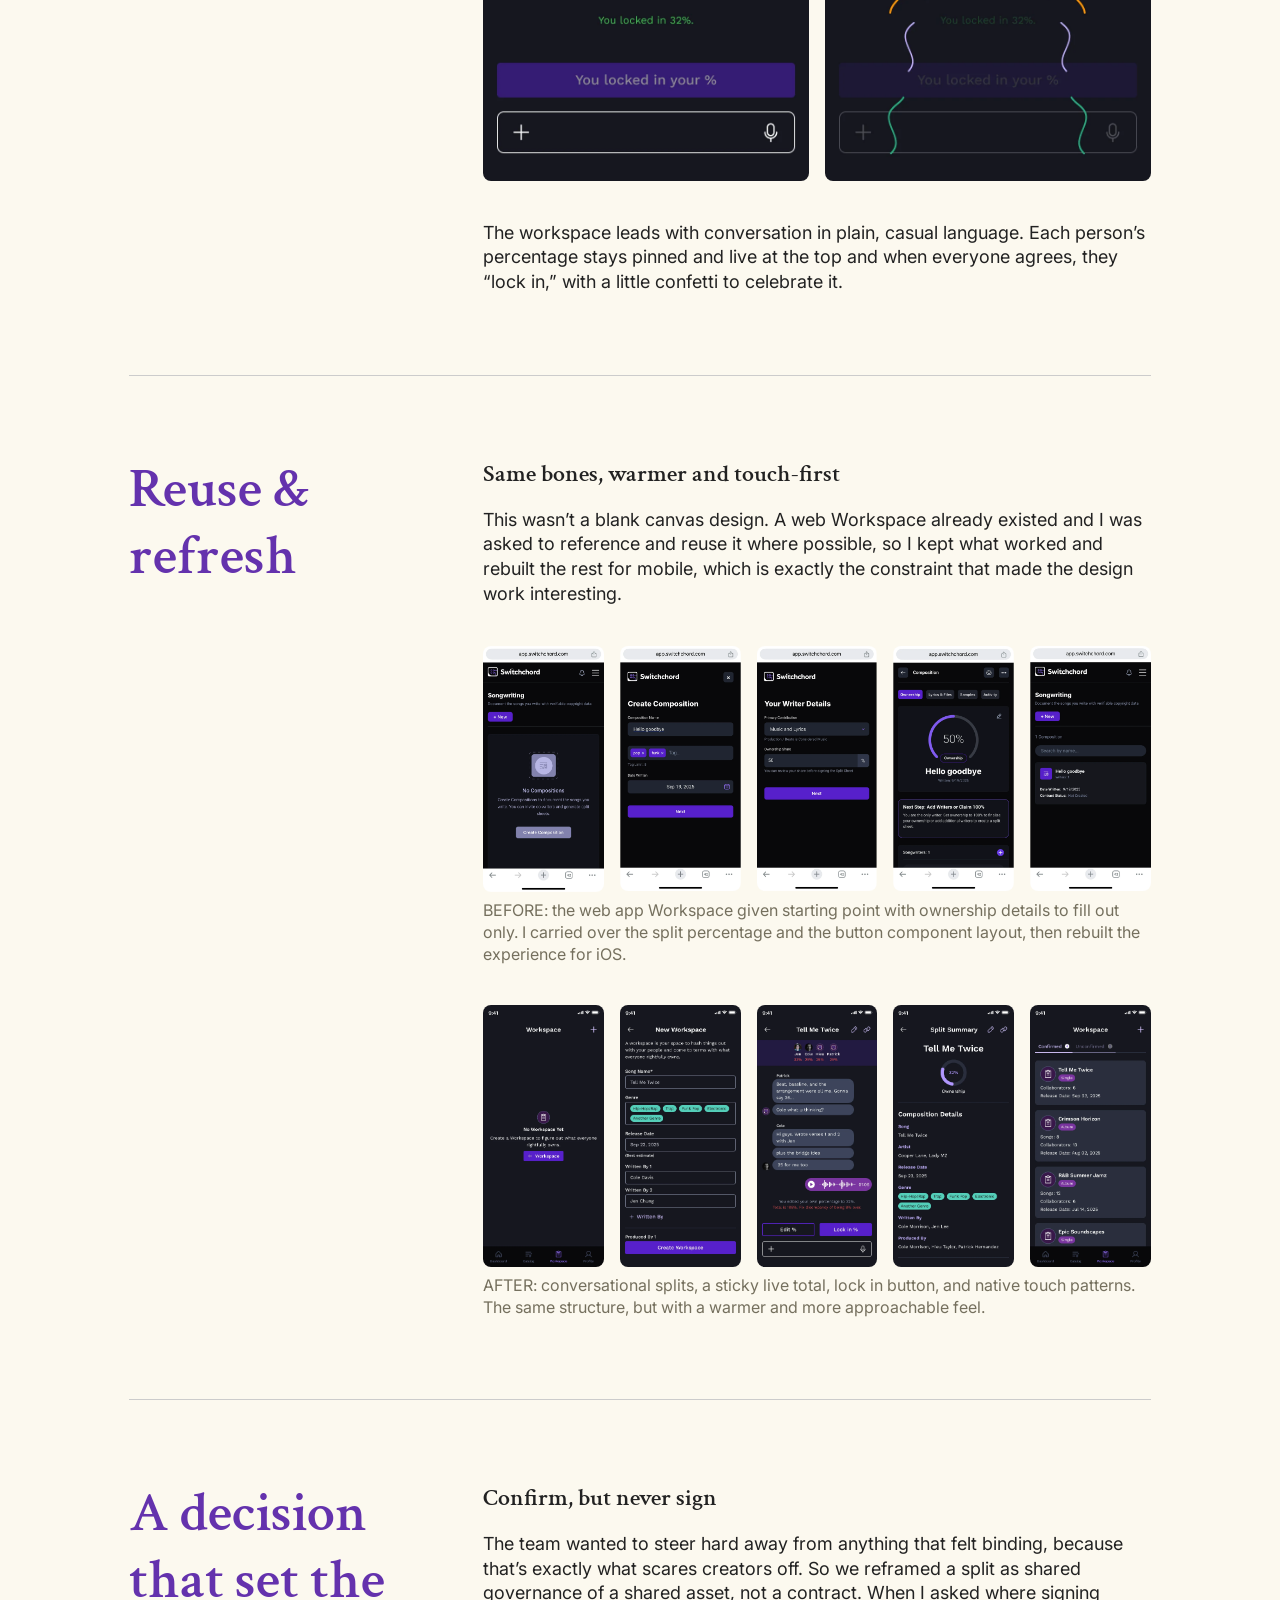
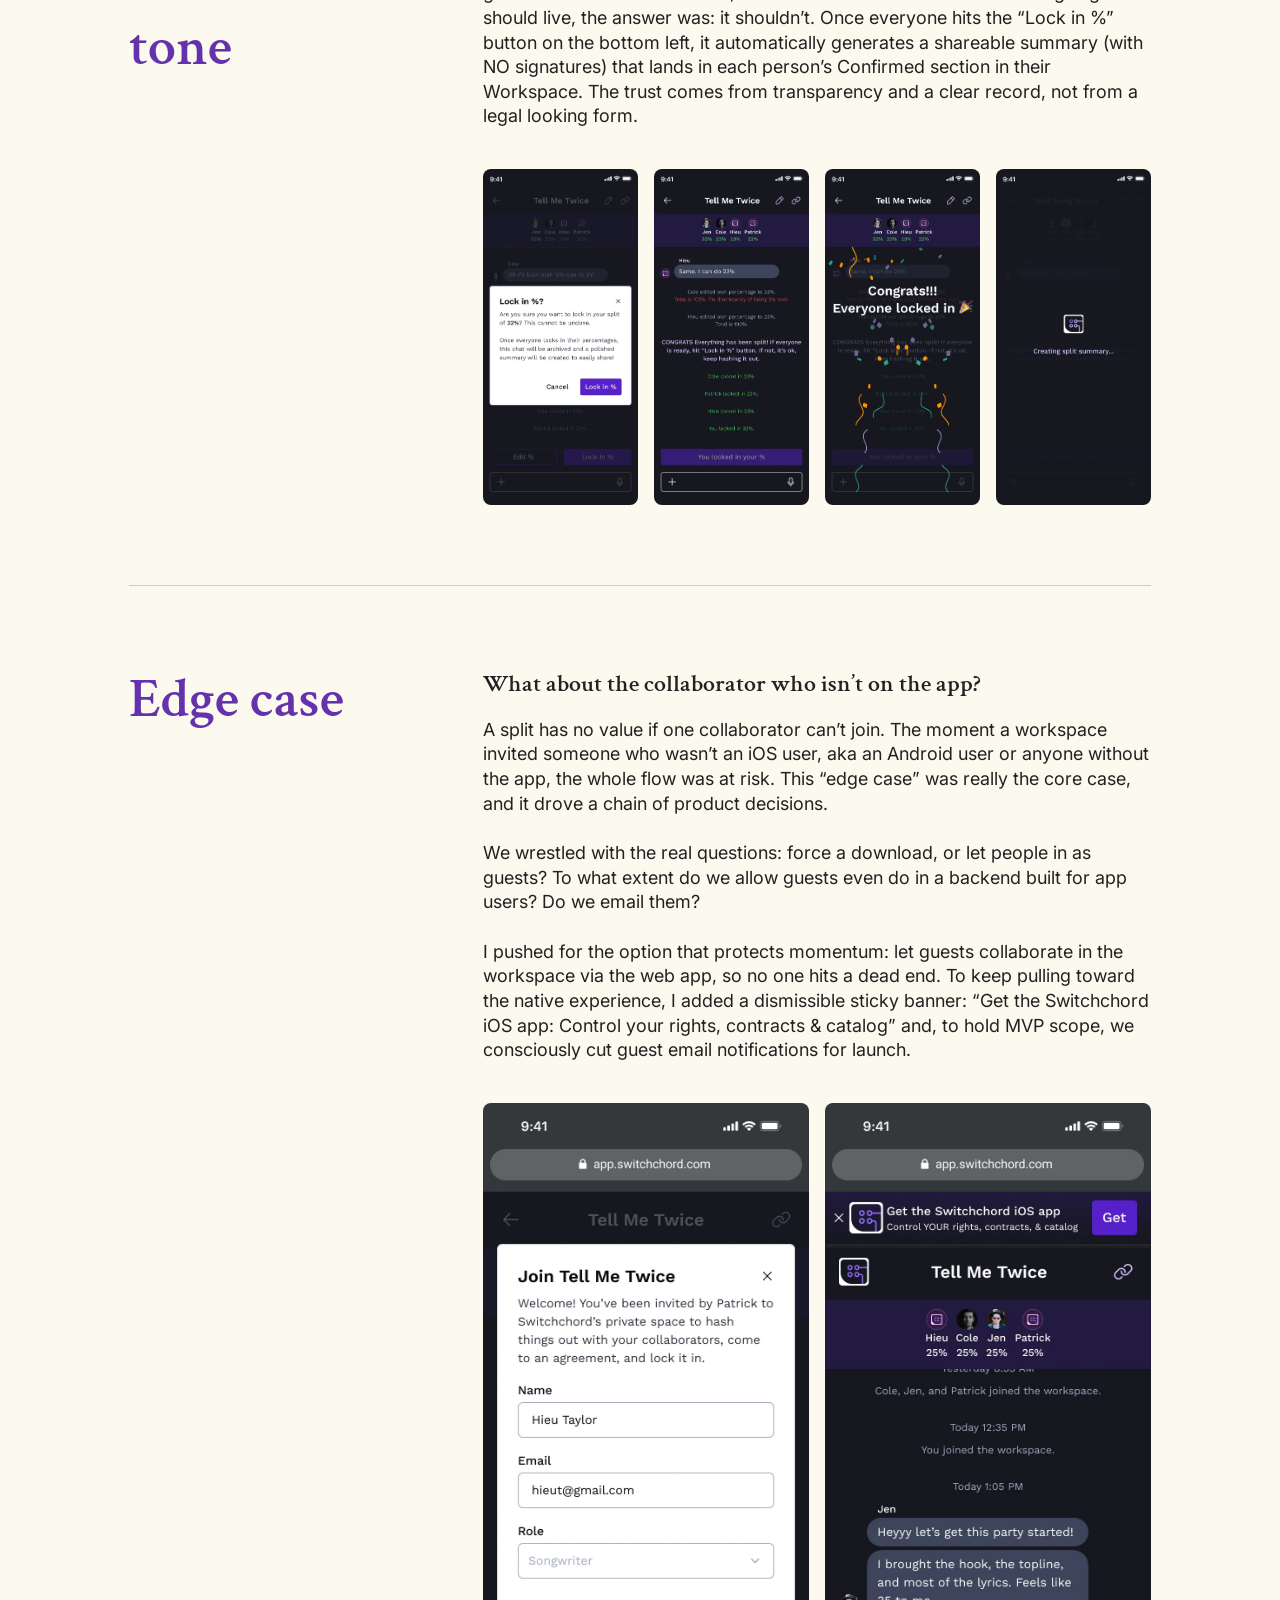
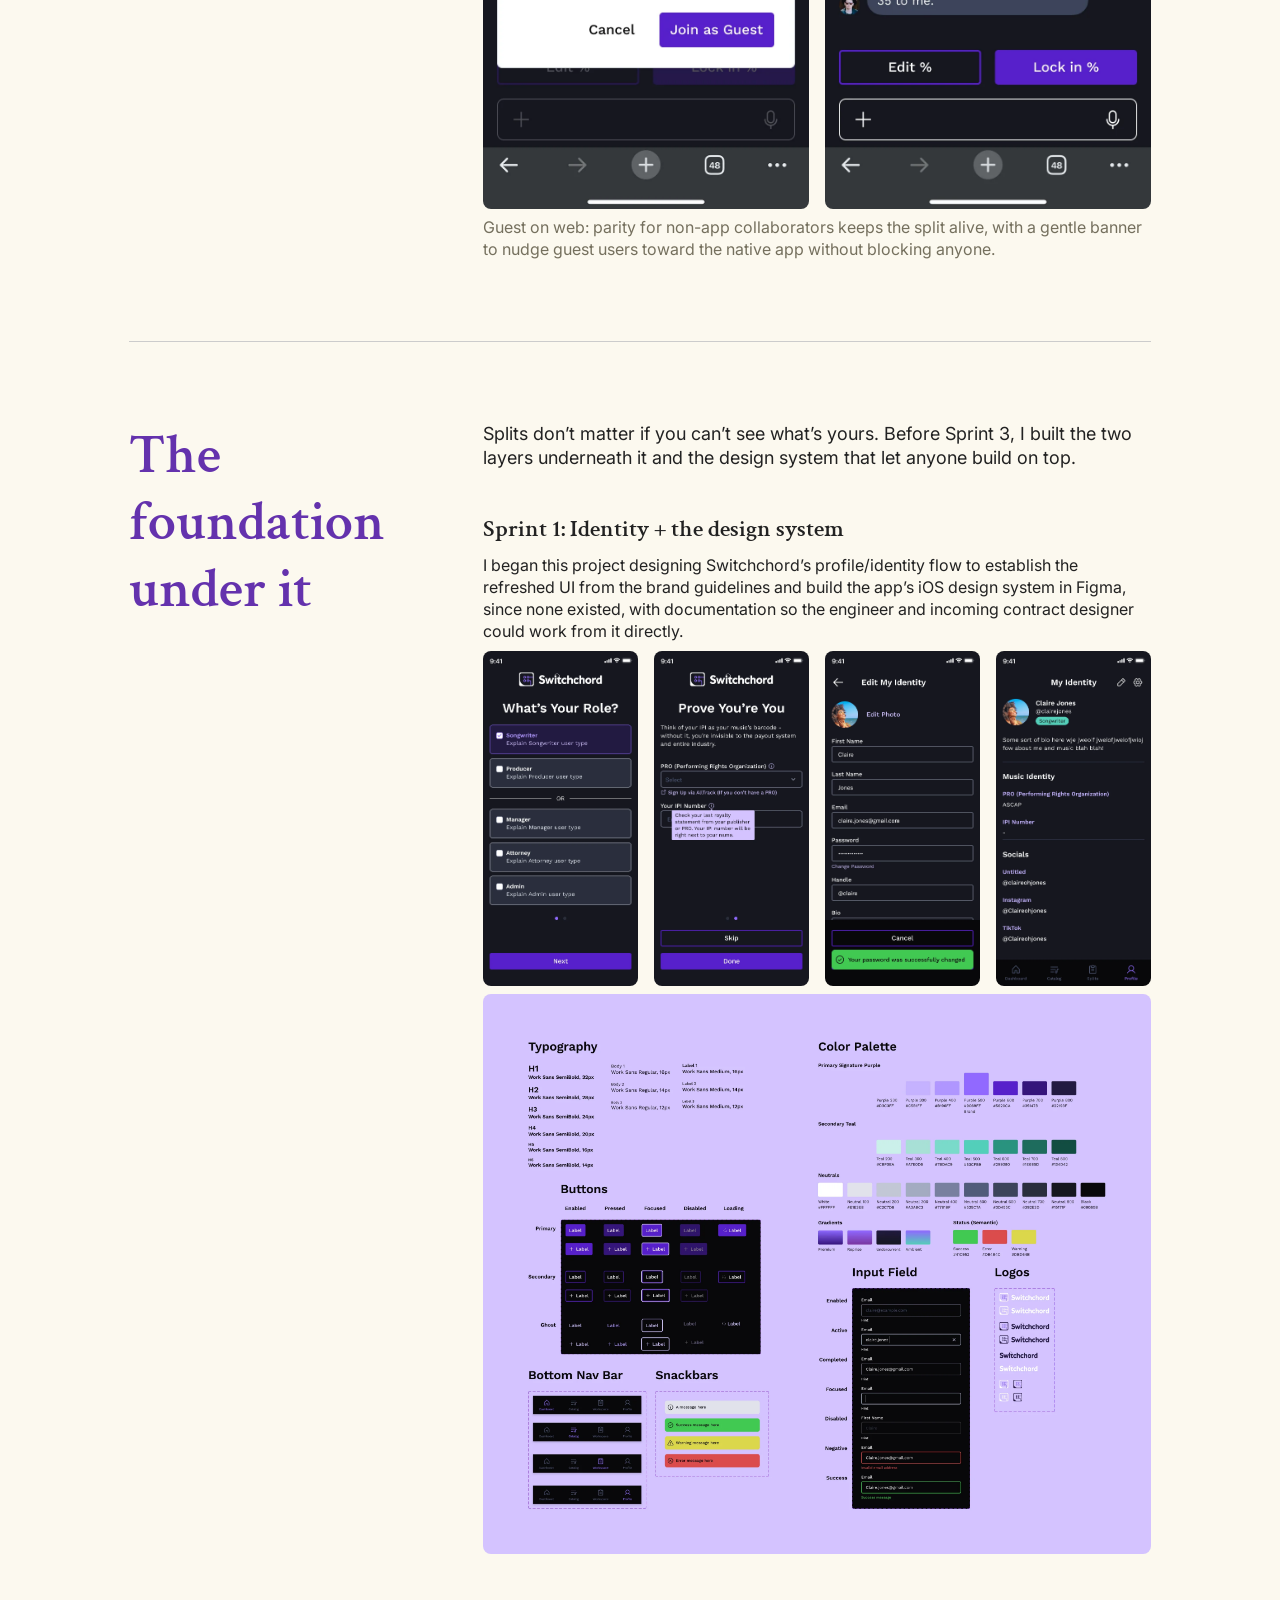
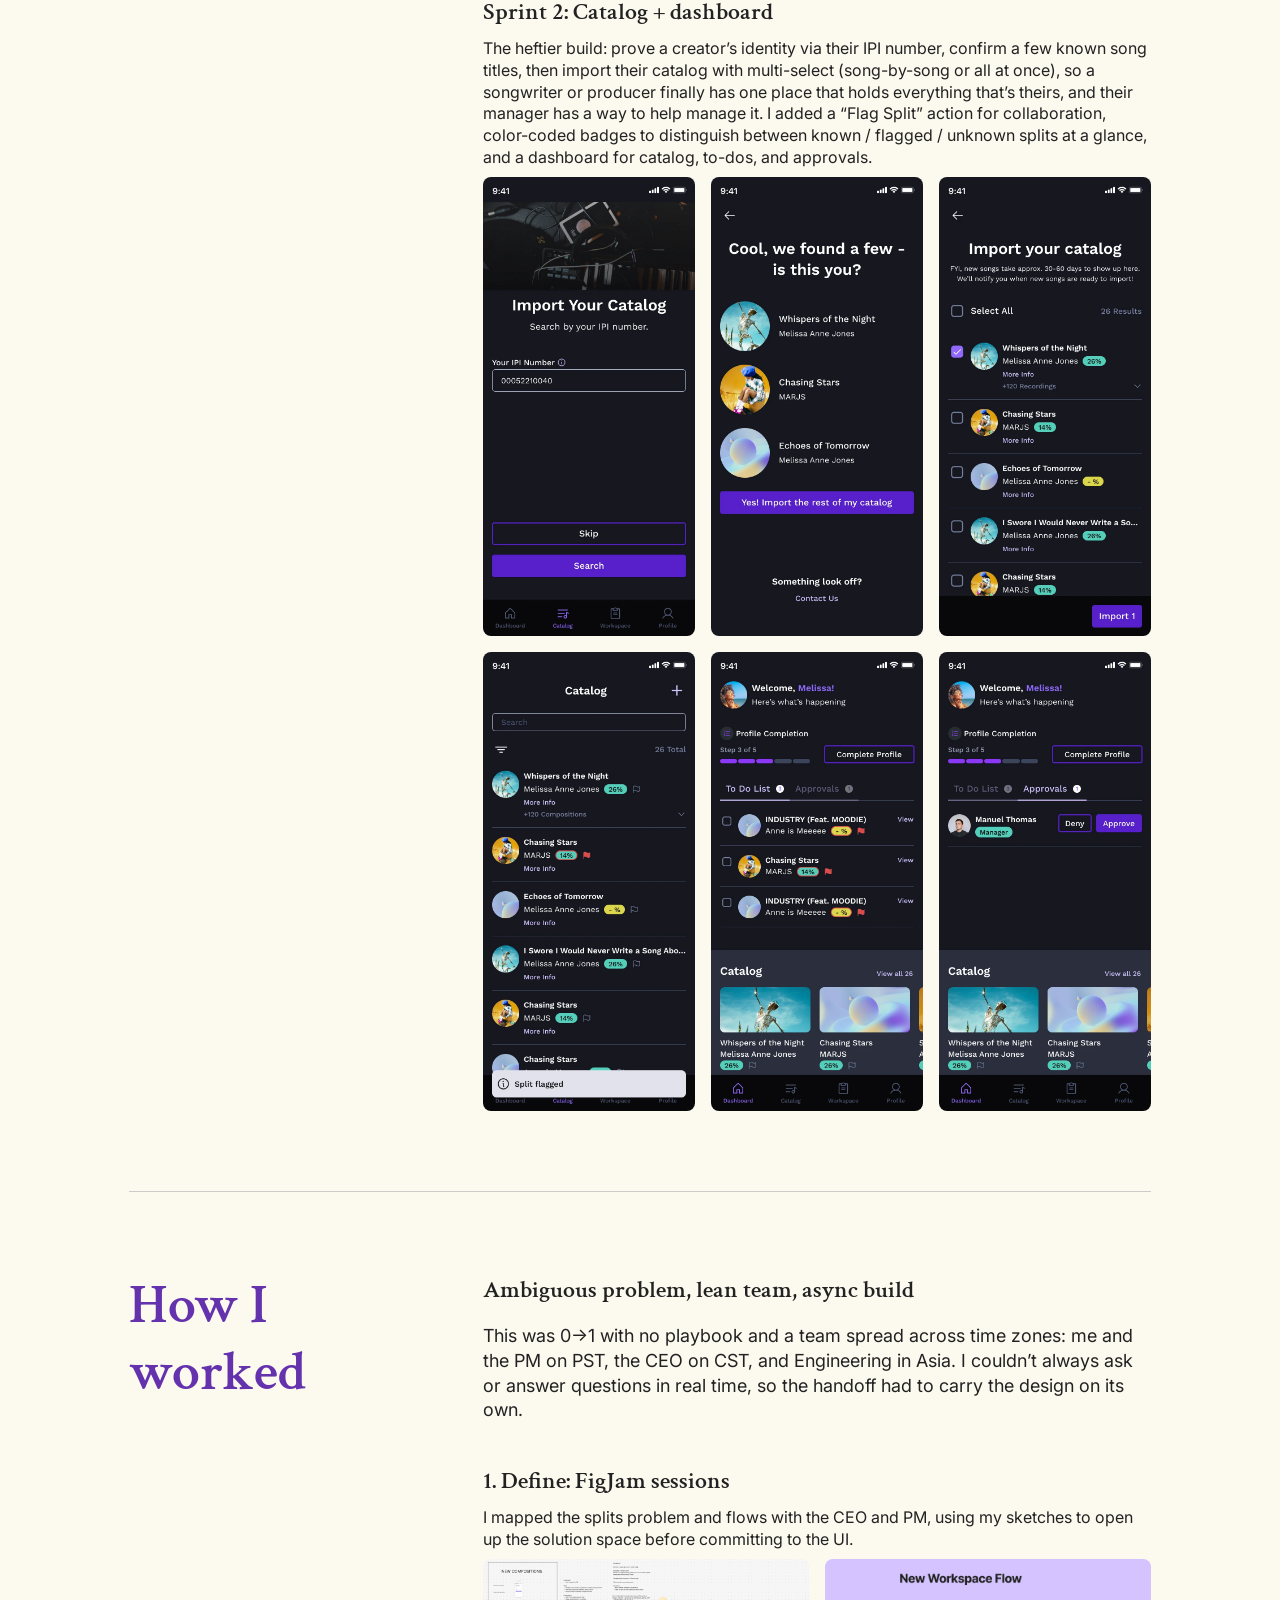
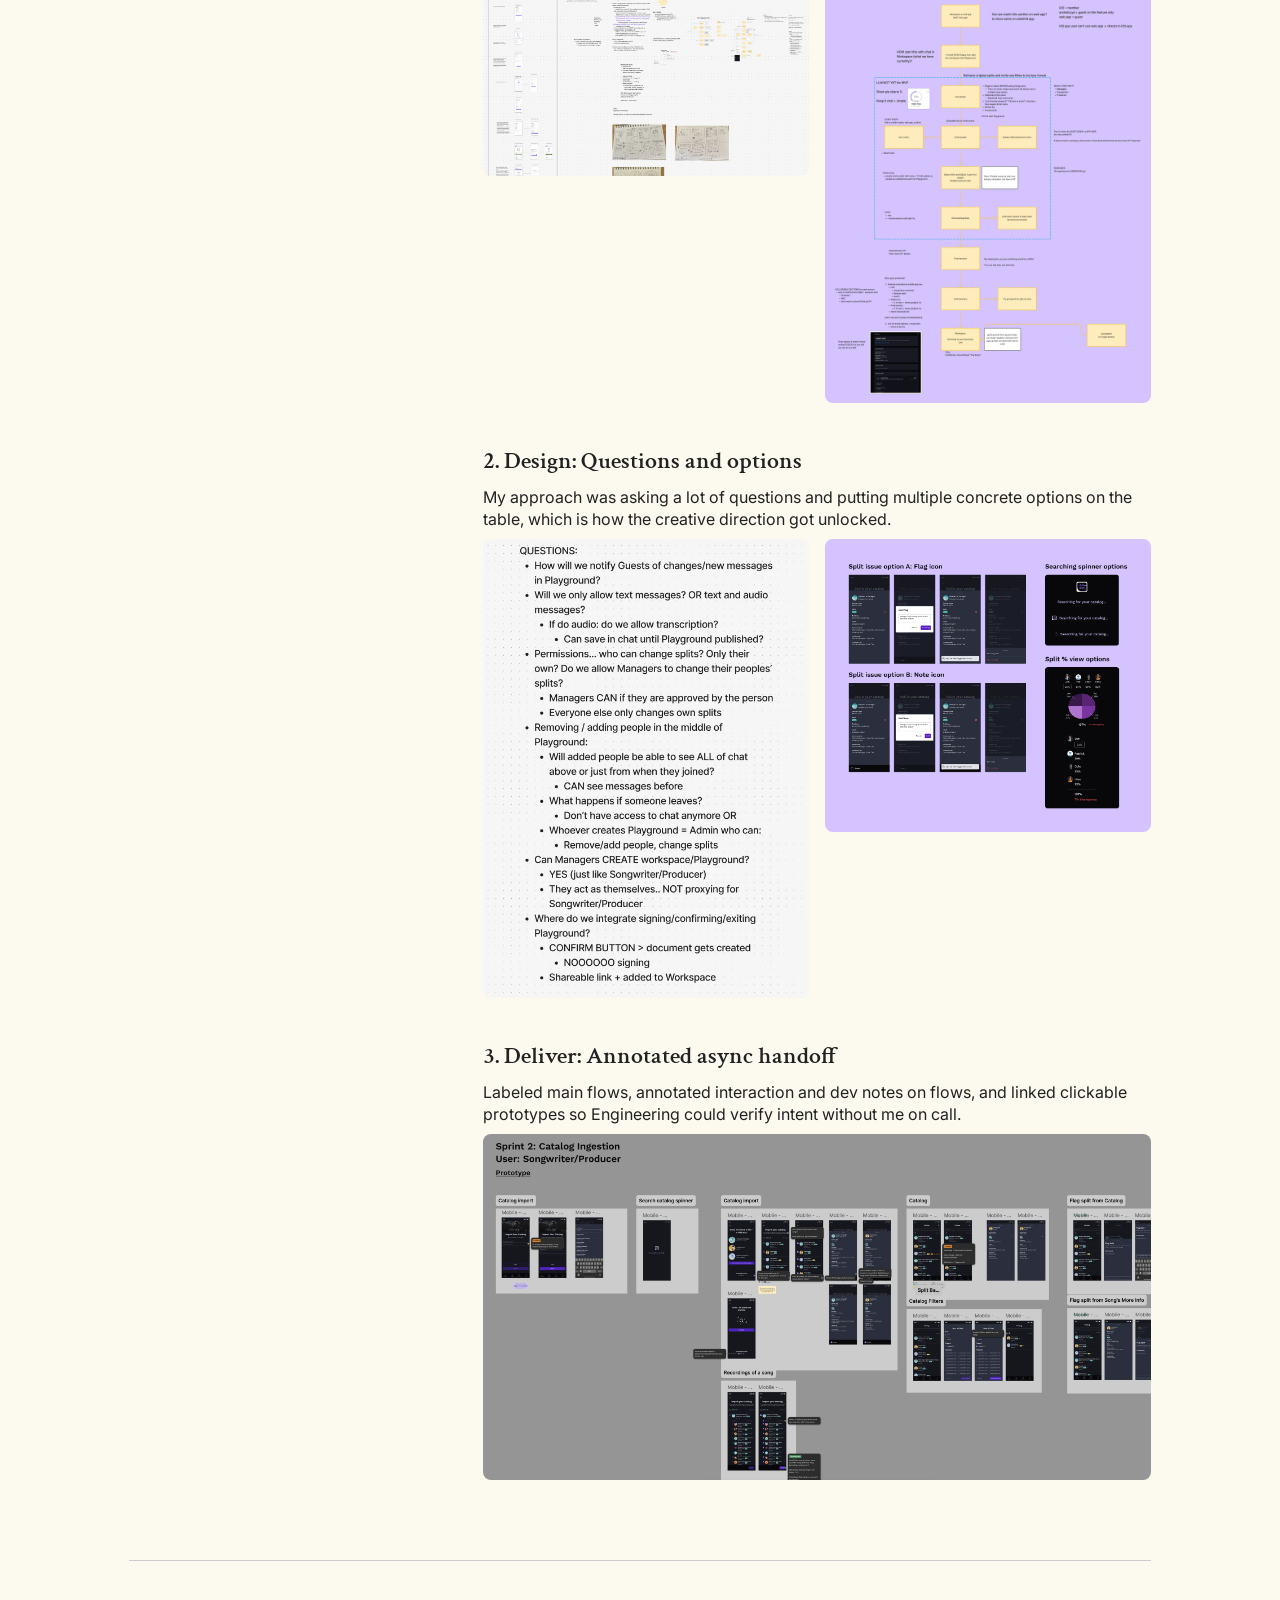
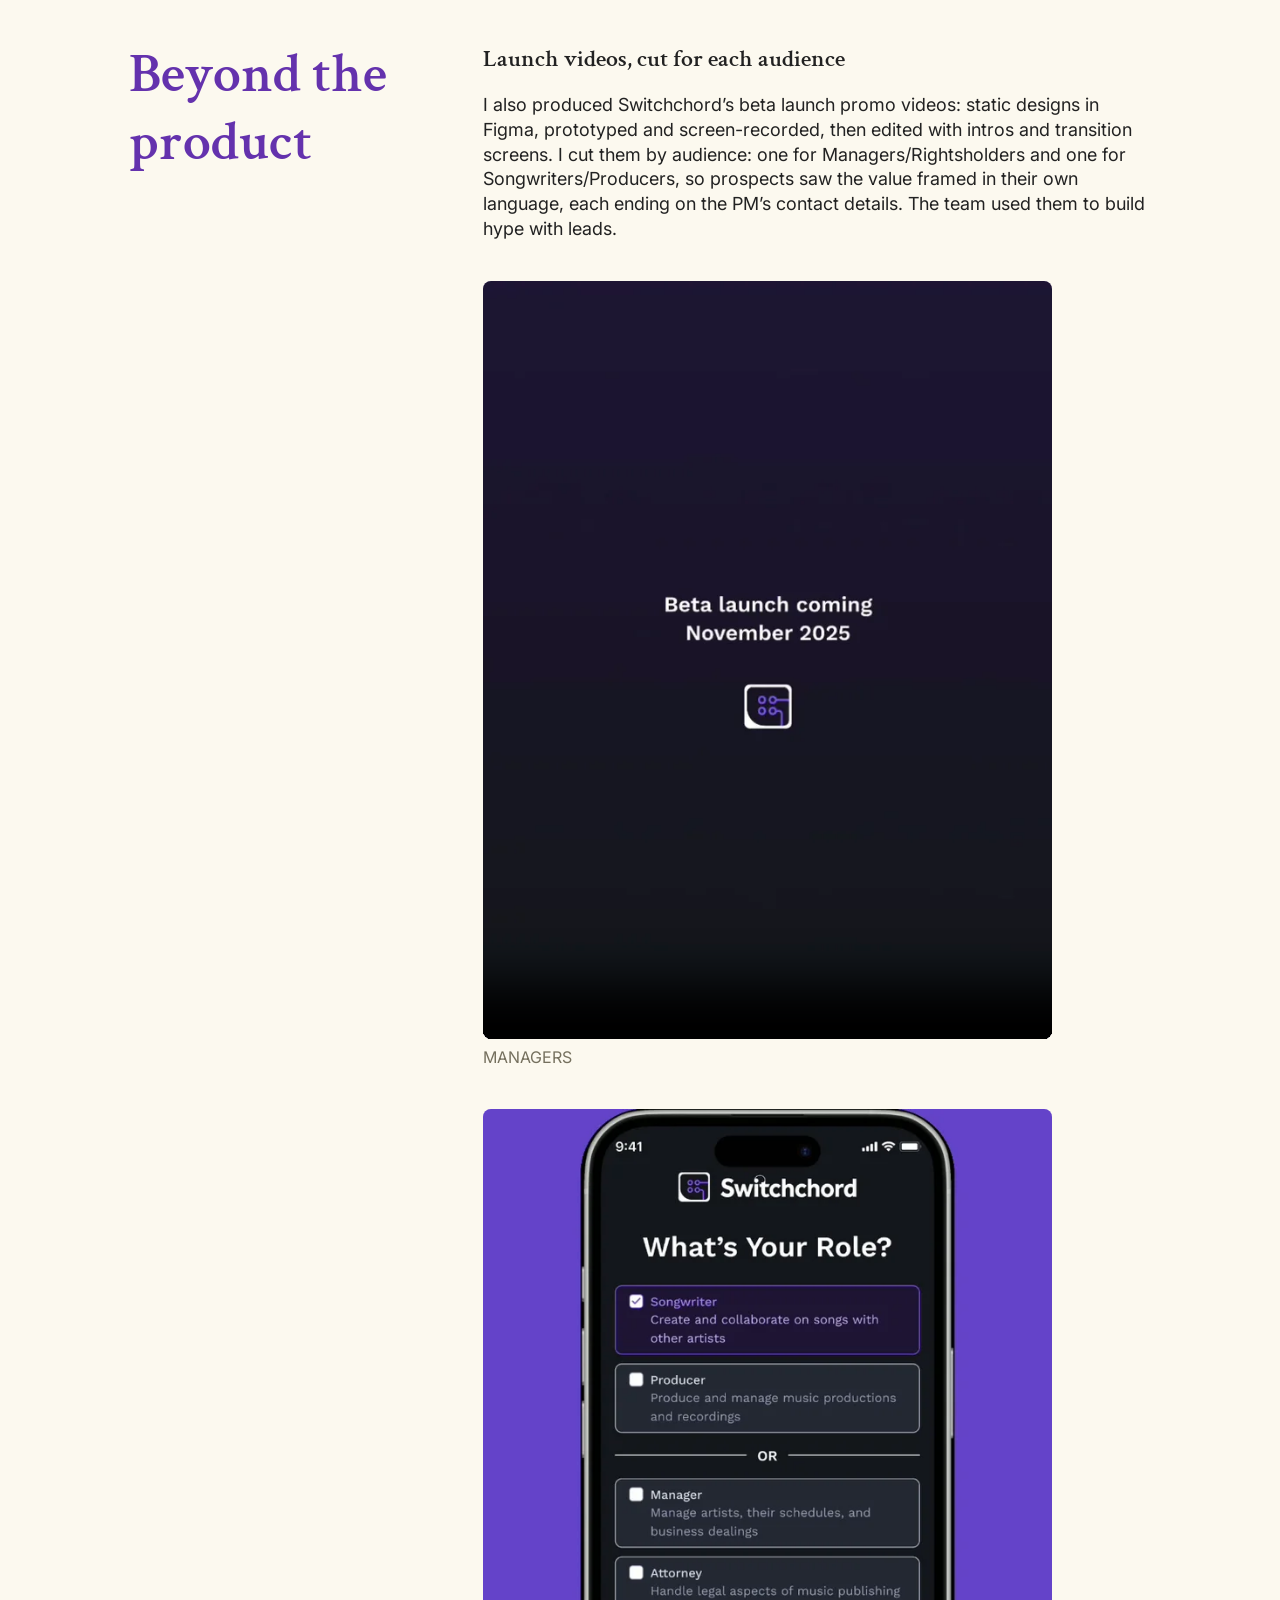
<file: switchchord-splits.html>
<!doctype html>
<html lang="en" data-theme="light">
<head>
<meta charset="utf-8">
<meta name="viewport" content="width=device-width, initial-scale=1">
<title>Switchchord: Splits - Jen Chung</title>
<meta name="description" content="How Jen Chung designed Switchchord’s splits: making music’s messiest conversation a chat everyone can see, weigh in on, and lock in together.">
<!-- Link previews (LinkedIn, Slack, iMessage…): images are 1200 × 630 in assets/share/ -->
<meta property="og:type" content="website">
<meta property="og:site_name" content="Jen Chung">
<meta property="og:title" content="Switchchord: Splits - Jen Chung">
<meta property="og:description" content="How Jen Chung designed Switchchord’s splits: making music’s messiest conversation a chat everyone can see, weigh in on, and lock in together.">
<meta property="og:url" content="https://jen-chung.com/switchchord-splits">
<meta property="og:image" content="https://jen-chung.com/assets/share/switchchord-splits.jpg">
<meta property="og:image:width" content="1200">
<meta property="og:image:height" content="630">
<meta property="og:image:alt" content="Switchchord Splits screens on phones: the split chat and the split summary">
<meta name="twitter:card" content="summary_large_image">
<link rel="icon" href="assets/favicon/favicon-48.png" sizes="48x48" type="image/png">
<link rel="icon" href="assets/favicon/favicon-light.svg" type="image/svg+xml" data-favicon>   <!-- js/site.js swaps in favicon-dark.svg in dark mode -->
<link rel="apple-touch-icon" href="assets/favicon/apple-touch-icon.png">
<!-- Analytics: Umami Cloud (no cookies). data-domains: only counts visits on the live site, not local previews.
     Click events: links with data-umami-event="…" (Resume, Email, LinkedIn, case study cards) + "Case study unlocked" in js/site.js -->
<script>
  // Jen's own visits: open any page with ?notrack to stop counting this browser (?track to undo).
  (function () {
    var q = new URLSearchParams(location.search), off = q.has('notrack'), on = q.has('track');
    if (!off && !on) return;
    try { off ? localStorage.setItem('umami.disabled', '1') : localStorage.removeItem('umami.disabled'); } catch (e) {}
    q.delete('notrack'); q.delete('track');
    history.replaceState(null, '', location.pathname + (q.toString() ? '?' + q : '') + location.hash);
    setTimeout(function () { alert(off ? "Analytics off: your visits in this browser won't be counted." : 'Analytics on: your visits in this browser count again.'); }, 300);
  })();
</script>
<script defer src="https://cloud.umami.is/script.js" data-website-id="02b9c8de-7507-452b-8b9c-7aef02b59c9d" data-domains="jen-chung.com,www.jen-chung.com"></script>
<meta name="theme-color" content="#fcf9ef">
<meta name="color-scheme" content="only light">   <!-- stops phones' automatic dark mode from darkening the page; the site has its own dark theme -->
<script>
  // Set the theme before the page paints (same as the home page).
  (function () {
    var t = 'light';
    // Starts in light. Once a visitor picks light or dark with the toggle, it's remembered on that device.
    try { t = localStorage.getItem('jc-theme') || t; } catch (e) {}
    document.documentElement.dataset.theme = t === 'dark' ? 'dark' : 'light';
    // Soft rise: text and visuals start hidden and rise in as they scroll into view (js/site.js)
    if ('IntersectionObserver' in window && !matchMedia('(prefers-reduced-motion: reduce)').matches) document.documentElement.classList.add('cs-rise-ready');
  })();
</script>
<link rel="preconnect" href="https://fonts.googleapis.com">
<link rel="preconnect" href="https://fonts.gstatic.com" crossorigin>
<link rel="stylesheet" href="https://fonts.googleapis.com/css2?family=Crimson+Text:wght@400;600;700&family=Inter:ital,wght@0,400;0,500;0,600;0,700;1,400&display=swap">
<link rel="stylesheet" href="css/site.css">
</head>
<body>
<a class="skip-link" href="#case-study">Skip to case study</a>

<!-- ===== Nav ===== -->
<header class="nav nav-auto wrap">
  <div class="nav-bar">
    <a class="logo" href="index.html" aria-label="Jen Chung, home">Jen<img src="assets/icons/logo-dash.svg" alt=""></a>
    <nav class="nav-links" aria-label="Main">
      <div class="nav-link-list" id="nav-menu">
        <div class="nav-work">
          <button class="nav-work-btn" type="button" aria-expanded="false" aria-controls="work-menu">Work<svg class="nav-chevron" viewBox="0 0 24 24" aria-hidden="true"><path d="m19.5 8.25-7.5 7.5-7.5-7.5" fill="none" stroke="currentColor" stroke-width="1.5" stroke-linecap="round" stroke-linejoin="round"/></svg></button>
          <div class="nav-work-menu" id="work-menu"><div>   <!-- ✏️ case studies, in this order -->
            <a href="cube-boards.html">Cube: Boards</a>
            <a aria-current="page" href="switchchord-splits.html">Switchchord: Splits</a>
            <a href="parts-management.html">Beacon: Parts</a>
            <a href="cube-comments.html">Cube: Comments</a>
            <a class="nav-view-all" href="index.html#work">View all <span class="arrow">--&gt;</span></a>
          </div></div>
        </div>
        <a href="design-system.html">Design system</a>
        <a href="about.html">About</a>
        <a href="https://drive.google.com/file/d/1gC43h86qrHcaTnvZw_c9qj-CiYkb4hD7/view?usp=sharing" target="_blank" rel="noopener" data-resume data-umami-event="Resume">Resume</a>
        <a href="mailto:hello@jen-chung.com" data-umami-event="Email">Connect</a>
      </div>
      <div class="nav-tools">
        <button class="theme-toggle" id="theme-toggle" type="button" aria-label="Dark mode" aria-pressed="false">
          <img class="is-light" src="assets/icons/sun-filled.svg" alt=""><img class="is-light" src="assets/icons/moon-outlined.svg" alt="">
          <img class="is-dark" src="assets/icons/sun-outlined.svg" alt=""><img class="is-dark" src="assets/icons/moon-filled.svg" alt="">
        </button>
        <button class="menu-btn" id="menu-btn" type="button" aria-label="Menu" aria-expanded="false" aria-controls="nav-menu">
          <svg class="menu-open" viewBox="0 0 24 24" width="32" height="32" aria-hidden="true"><path d="M3.75 6.75h16.5M3.75 12h16.5m-16.5 5.25h16.5" fill="none" stroke="currentColor" stroke-width="1.5" stroke-linecap="round" stroke-linejoin="round"/></svg>
          <svg class="menu-close" viewBox="0 0 24 24" width="32" height="32" aria-hidden="true"><path d="M6 18 18 6M6 6l12 12" fill="none" stroke="currentColor" stroke-width="1.5" stroke-linecap="round" stroke-linejoin="round"/></svg>
        </button>
      </div>
    </nav>
  </div>
</header>

<!-- Content: the live Wix page jen-chung.com/switchchord-splits (Nov 2026), in the Cube Boards case study layout.
     ✏️ Images live in assets/switchchord-splits/. Each section's title (left) stays pinned while you scroll its section. -->
<main class="cs" id="case-study">

  <!-- ===== Title + main image ===== -->
  <header class="cs-head wrap">
    <div>
      <p class="cs-label">SWITCHCHORD: SPLITS</p>
      <h1 class="cs-title">Making music’s messiest conversation, splits, a chat everyone can see, weigh in on, and lock in together</h1>
      <div class="cs-hero cs-hero-single cs-hero-fit cs-hero-phone-43">
        <img src="assets/switchchord-splits/hero.webp" alt="The Switchchord splits chat, a split summary, the lock-in confirmation and genre tags" width="2044" height="806">
      </div>
    </div>
  </header>

  <div class="cs-body wrap">
    <div>

      <!-- ===== Role + overview ===== -->
      <section class="cs-section cs-overview" aria-label="Overview">
        <dl class="cs-meta">
          <div><dt>ROLE</dt><dd>Lead Product Designer</dd></div>
          <div><dt>DATE</dt><dd>2025</dd></div>
          <div><dt>TEAM</dt><dd>CEO<br>Product Manager<br>Engineer</dd></div>
        </dl>
        <div class="cs-main">
          <h2 class="cs-meta-title">OVERVIEW</h2>
          <div class="cs-text">
            <p>Switchchord is a music rights startup building an iOS app that helps songwriters and producers take control of their business: logging songs, managing publishing splits, and improving collaboration (contracts, metadata). The promise: all your rights, all in one place.</p>
            <p>I was the sole Product Designer across three sprints where I designed experiences for account and profile set up, ingesting catalogs and managing dashboards, and then the hardest and most human feature: splits.</p>
            <p>Given total creative freedom, I explored far and wide to reframe the awkward and messy “who owns what” conversation into an approachable, chat-based workspace where collaborators agree and “lock in” their shares together. Along the way, I built the app’s design system and created audience-segmented launch videos the team used for outreach. The app designs shipped to a TestFlight beta before the company shifted direction toward the legal contract side of the product.</p>
          </div>
        </div>
      </section>

      <!-- ===== The problem ===== -->
      <section class="cs-section">
        <h2 class="cs-h2">The problem</h2>
        <div class="cs-main">
          <div class="cs-text">
            <h3 class="cs-lede">Splits are where music collaborations can get kinda awkward</h3>
            <p>When people make a song together, the hardest part is splits: figuring out who owns what and how much each person should get.</p>
            <p>Today that conversation lives in group texts, screenshots, and half-remembered studio promises, and gets formalized late, if ever. The CEO and PM, music industry veterans, described it as complicated and location dependent. In LA and New York it can be a tense negotiation over who deserves what; in Nashville it’s almost always an even split and barely a conversation.</p>
          </div>
          <div class="cs-shots"><img src="assets/switchchord-splits/problem-1.webp" alt="Two music collaborators working together at a mixing desk in a studio" width="1336" height="800" loading="lazy"></div>
          <div class="cs-text">
            <p>This is where I came in. My job for Sprint 3 was to reframe and design a solution for messy split conversations, while working within constraints.</p>
          </div>
          <div class="cs-callout"><h3>The opportunity</h3><p>Help collaborators agree on splits before release, without it feeling like a confrontation or contract.</p></div>
        </div>
      </section>

      <!-- ===== The brief ===== -->
      <section class="cs-section">
        <h2 class="cs-h2">The brief</h2>
        <div class="cs-main">
          <div class="cs-text">
            <h3 class="cs-lede">Total creative freedom, but inside constraints</h3>
            <p>The CEO and PM gave me a rare gift: go as far and wild as you want to make splits conversation feel less scary. But the freedom sat inside hard constraints I had to design around from day one.</p>
          </div>
          <div class="cs-cards"><div class="cs-card"><h3 data-scramble>Reuse web app</h3><p>A web Workspace already existed. I had to reuse components and backend where possible: a light UI refresh, not a rebuild.</p></div><div class="cs-card"><h3 data-scramble>Cross-platform parity</h3><p>Collaborators might be iOS users or guests on the web. The experience had to hold up in both without a second design language.</p></div></div>
          <div class="cs-cards"><div class="cs-card"><h3 data-scramble>Match Sprints 1 and 2</h3><p>Whatever I made had to feel cohesive with the identity and catalog flows I’d already shipped.</p></div><div class="cs-card"><h3 data-scramble>MVP scope, real deadline</h3><p>A TestFlight beta target meant every “wouldn’t it be cool” idea got weighed against what one Engineer could build in time.</p></div></div>
        </div>
      </section>

      <!-- ===== Going wide ===== -->
      <section class="cs-section">
        <h2 class="cs-h2">Going wide</h2>
        <div class="cs-main cs-main-loose">
          <div class="cs-text">
            <h3 class="cs-lede">If signing scares people, what if splits were fun?</h3>
            <p>The insight I kept circling: people avoid splits because it feels like signing a contract, and no one wants to sign. So instead of designing a cleaner form, I asked a different question... what would make this conversation something people actually want to open? I sketched in that direction:</p>
          </div>
          <div class="cs-step">
            <h3 class="cs-h3">1. Ownership as a pizza or spinny vinyl record</h3>
            <p>Each slice a collaborator’s share, so the math reads at a glance instead of as a spreadsheet. Since Switchchord is a music rights company, I thought playing music in celebration of a successful split would be a nice touch.</p>
            <img src="assets/switchchord-splits/sketch-pizza-vinyl.webp" alt="Sketches of a split shown as pizza slices and as a spinning vinyl record" width="1056" height="748" loading="lazy">
          </div>
          <div class="cs-step">
            <h3 class="cs-h3">2. Pizza time bomb</h3>
            <p>A playful ideation emphasizing time of the decision, dramatizing the real stakes of holding out on a fraction of a percent, to nudge the group toward closure.</p>
            <img src="assets/switchchord-splits/sketch-pizza-time-bomb.webp" alt="Sketches of a pizza with a countdown timer" width="1148" height="748" loading="lazy">
          </div>
          <div class="cs-step">
            <h3 class="cs-h3">3. Voting rounds</h3>
            <p>Splits submitted blurred or as ranges until everyone is in. AI proposes “fairest” split options from the reasoning given, the group votes, and then it has to be unanimous or it goes to round 2.</p>
            <img src="assets/switchchord-splits/sketch-voting-rounds.webp" alt="Sketches of blurred splits and voting rounds" width="1145" height="748" loading="lazy">
          </div>
          <div class="cs-takeaway">
            <p class="cs-text">Going wide wasn’t wasted. The ideas reframed what the feature could be, opened the CEO and PM up to a less formal direction, and left two concepts that actually stuck:</p>
            <div class="cs-cards"><p class="cs-stat cs-stat-text">1. Casual, conversational language</p><p class="cs-stat cs-stat-text">2. “Locking in” a split together</p></div>
          </div>
        </div>
      </section>

      <!-- ===== Zeroing in ===== -->
      <section class="cs-section">
        <h2 class="cs-h2">Zeroing in</h2>
        <div class="cs-main">
          <div class="cs-text">
            <h3 class="cs-lede">The splits workspace: a conversation, not a form</h3>
            <p>Although we didn’t go with the pizza bomb or the spinning record, the explorations helped us brainstorm and led us in a new focused direction: to make splits a chat.</p>
          </div>
          <div class="cs-phones" data-gallery data-zoom="2,2" style="--n: 2; --n-phone: 2"><img src="assets/switchchord-splits/splits-chat.webp" alt="The splits chat with each person’s percentage pinned at the top" width="750" height="1624" loading="lazy"><img src="assets/switchchord-splits/splits-locked-in.webp" alt="Everyone locked in, with confetti" width="750" height="1624" loading="lazy"></div>
          <div class="cs-text">
            <p>The workspace leads with conversation in plain, casual language. Each person’s percentage stays pinned and live at the top and when everyone agrees, they “lock in,” with a little confetti to celebrate it.</p>
          </div>
        </div>
      </section>

      <!-- ===== Reuse &amp; refresh ===== -->
      <section class="cs-section">
        <h2 class="cs-h2">Reuse &amp; refresh</h2>
        <div class="cs-main">
          <div class="cs-text">
            <h3 class="cs-lede">Same bones, warmer and touch-first</h3>
            <p>This wasn’t a blank canvas design. A web Workspace already existed and I was asked to reference and reuse it where possible, so I kept what worked and rebuilt the rest for mobile, which is exactly the constraint that made the design work interesting.</p>
          </div>
          <figure class="cs-figure">
            <div class="cs-phones" data-gallery data-zoom="5,3" style="--n: 5; --n-phone: 3"><img src="assets/switchchord-splits/before-1.webp" alt="The existing web Workspace, screen 1 of 5" width="886" height="1800" loading="lazy"><img src="assets/switchchord-splits/before-2.webp" alt="The existing web Workspace, screen 2 of 5" width="890" height="1800" loading="lazy"><img src="assets/switchchord-splits/before-3.webp" alt="The existing web Workspace, screen 3 of 5" width="888" height="1800" loading="lazy"><img src="assets/switchchord-splits/before-4.webp" alt="The existing web Workspace, screen 4 of 5" width="888" height="1800" loading="lazy"><img src="assets/switchchord-splits/before-5.webp" alt="The existing web Workspace, screen 5 of 5" width="888" height="1800" loading="lazy"></div>
            <figcaption>BEFORE: the web app Workspace given starting point with ownership details to fill out only. I carried over the split percentage and the button component layout, then rebuilt the experience for iOS.</figcaption>
          </figure>
          <figure class="cs-figure">
            <div class="cs-phones" data-gallery data-zoom="5,3" style="--n: 5; --n-phone: 3"><img src="assets/switchchord-splits/after-empty-workspace.webp" alt="An empty workspace" width="750" height="1624" loading="lazy"><img src="assets/switchchord-splits/after-single-details.webp" alt="A single’s details" width="750" height="1624" loading="lazy"><img src="assets/switchchord-splits/after-splits-discussion.webp" alt="The splits discussion" width="750" height="1624" loading="lazy"><img src="assets/switchchord-splits/after-split-summary.webp" alt="The split summary" width="750" height="1624" loading="lazy"><img src="assets/switchchord-splits/after-workspaces-confirmed.webp" alt="The Confirmed workspaces list" width="750" height="1624" loading="lazy"></div>
            <figcaption>AFTER: conversational splits, a sticky live total, lock in button, and native touch patterns. The same structure, but with a warmer and more approachable feel.</figcaption>
          </figure>
        </div>
      </section>

      <!-- ===== A decision that set the tone ===== -->
      <section class="cs-section">
        <h2 class="cs-h2">A decision that set the tone</h2>
        <div class="cs-main">
          <div class="cs-text">
            <h3 class="cs-lede">Confirm, but never sign</h3>
            <p>The team wanted to steer hard away from anything that felt binding, because that’s exactly what scares creators off. So we reframed a split as shared governance of a shared asset, not a contract. When I asked where signing should live, the answer was: it shouldn’t. Once everyone hits the “Lock in %” button on the bottom left, it automatically generates a shareable summary (with NO signatures) that lands in each person’s Confirmed section in their Workspace. The trust comes from transparency and a clear record, not from a legal looking form.</p>
          </div>
          <div class="cs-phones" data-gallery data-zoom="4,2" style="--n: 4; --n-phone: 2"><img src="assets/switchchord-splits/lock-in-modal.webp" alt="The “Lock in %?” confirmation" width="750" height="1624" loading="lazy"><img src="assets/switchchord-splits/splits-chat.webp" alt="The splits chat" width="750" height="1624" loading="lazy"><img src="assets/switchchord-splits/splits-locked-in.webp" alt="Everyone locked in" width="750" height="1624" loading="lazy"><img src="assets/switchchord-splits/summary-loading.webp" alt="Creating the split summary" width="750" height="1624" loading="lazy"></div>
        </div>
      </section>

      <!-- ===== Edge case ===== -->
      <section class="cs-section">
        <h2 class="cs-h2">Edge case</h2>
        <div class="cs-main">
          <div class="cs-text">
            <h3 class="cs-lede">What about the collaborator who isn’t on the app?</h3>
            <p>A split has no value if one collaborator can’t join. The moment a workspace invited someone who wasn’t an iOS user, aka an Android user or anyone without the app, the whole flow was at risk. This “edge case” was really the core case, and it drove a chain of product decisions.</p>
            <p>We wrestled with the real questions: force a download, or let people in as guests? To what extent do we allow guests even do in a backend built for app users? Do we email them?</p>
            <p>I pushed for the option that protects momentum: let guests collaborate in the workspace via the web app, so no one hits a dead end. To keep pulling toward the native experience, I added a dismissible sticky banner: “Get the Switchchord iOS app: Control your rights, contracts &amp; catalog” and, to hold MVP scope, we consciously cut guest email notifications for launch.</p>
          </div>
          <figure class="cs-figure">
            <div class="cs-phones" data-gallery data-zoom="2,2" style="--n: 2; --n-phone: 2"><img src="assets/switchchord-splits/guest-web-1.webp" alt="A guest joining the workspace on the web, with the app banner" width="750" height="1624" loading="lazy"><img src="assets/switchchord-splits/guest-web-2.webp" alt="A guest in the splits chat on the web" width="750" height="1624" loading="lazy"></div>
            <figcaption>Guest on web: parity for non-app collaborators keeps the split alive, with a gentle banner to nudge guest users toward the native app without blocking anyone.</figcaption>
          </figure>
        </div>
      </section>

      <!-- ===== The foundation under it ===== -->
      <section class="cs-section">
        <h2 class="cs-h2">The foundation under it</h2>
        <div class="cs-main cs-main-loose">
          <div class="cs-text">
            <p>Splits don’t matter if you can’t see what’s yours. Before Sprint 3, I built the two layers underneath it and the design system that let anyone build on top.</p>
          </div>
          <div class="cs-step">
            <h3 class="cs-h3">Sprint 1: Identity + the design system</h3>
            <p>I began this project designing Switchchord’s profile/identity flow to establish the refreshed UI from the brand guidelines and build the app’s iOS design system in Figma, since none existed, with documentation so the engineer and incoming contract designer could work from it directly.</p>
            <div class="cs-phones" data-gallery data-zoom="4,2" style="--n: 4; --n-phone: 2"><img src="assets/switchchord-splits/sprint1-role.webp" alt="Choosing a role" width="750" height="1624" loading="lazy"><img src="assets/switchchord-splits/sprint1-identity-pro.webp" alt="Adding a PRO identity" width="750" height="1624" loading="lazy"><img src="assets/switchchord-splits/sprint1-edit-profile.webp" alt="Editing a profile" width="750" height="1624" loading="lazy"><img src="assets/switchchord-splits/sprint1-profile.webp" alt="A profile" width="750" height="1624" loading="lazy"></div>
            <img src="assets/switchchord-splits/design-system.webp" alt="Pages of the Switchchord iOS design system in Figma" width="2364" height="1980" loading="lazy">
          </div>
          <div class="cs-step">
            <h3 class="cs-h3">Sprint 2: Catalog + dashboard</h3>
            <p>The heftier build: prove a creator’s identity via their IPI number, confirm a few known song titles, then import their catalog with multi-select (song-by-song or all at once), so a songwriter or producer finally has one place that holds everything that’s theirs, and their manager has a way to help manage it. I added a “Flag Split” action for collaboration, color-coded badges to distinguish between known / flagged / unknown splits at a glance, and a dashboard for catalog, to-dos, and approvals.</p>
            <div class="cs-phones" data-gallery data-zoom="3,3" style="--n: 3; --n-phone: 2"><img src="assets/switchchord-splits/sprint2-ipi.webp" alt="Entering an IPI number" width="750" height="1624" loading="lazy"><img src="assets/switchchord-splits/sprint2-preview-songs.webp" alt="Confirming known songs" width="750" height="1624" loading="lazy"><img src="assets/switchchord-splits/sprint2-import-catalog.webp" alt="Importing a catalog" width="750" height="1624" loading="lazy"><img src="assets/switchchord-splits/sprint2-flag-split.webp" alt="Flagging a split" width="750" height="1624" loading="lazy"><img src="assets/switchchord-splits/sprint2-dashboard-todo.webp" alt="The dashboard to-dos" width="750" height="1624" loading="lazy"><img src="assets/switchchord-splits/sprint2-dashboard-approvals.webp" alt="The dashboard approvals" width="750" height="1624" loading="lazy"></div>
          </div>
        </div>
      </section>

      <!-- ===== How I worked ===== -->
      <section class="cs-section">
        <h2 class="cs-h2">How I worked</h2>
        <div class="cs-main cs-main-loose">
          <div class="cs-text">
            <h3 class="cs-lede">Ambiguous problem, lean team, async build</h3>
            <p>This was 0→1 with no playbook and a team spread across time zones: me and the PM on PST, the CEO on CST, and Engineering in Asia. I couldn’t always ask or answer questions in real time, so the handoff had to carry the design on its own.</p>
          </div>
          <div class="cs-step">
            <h3 class="cs-h3">1. Define: FigJam sessions</h3>
            <p>I mapped the splits problem and flows with the CEO and PM, using my sketches to open up the solution space before committing to the UI.</p>
            <div class="cs-pair cs-pair-fit"><img src="assets/switchchord-splits/figjam-sessions.webp" alt="A FigJam session mapping the splits problem" width="2400" height="1598" loading="lazy"><img src="assets/switchchord-splits/new-workspace-flow.webp" alt="The new workspace flow in FigJam" width="1600" height="2180" loading="lazy"></div>
          </div>
          <div class="cs-step">
            <h3 class="cs-h3">2. Design: Questions and options</h3>
            <p>My approach was asking a lot of questions and putting multiple concrete options on the table, which is how the creative direction got unlocked.</p>
            <div class="cs-pair cs-pair-fit"><img src="assets/switchchord-splits/questions.webp" alt="Open questions written next to the designs" width="578" height="814" loading="lazy"><img src="assets/switchchord-splits/options.webp" alt="Several design options side by side" width="2204" height="1982" loading="lazy"></div>
          </div>
          <div class="cs-step">
            <h3 class="cs-h3">3. Deliver: Annotated async handoff</h3>
            <p>Labeled main flows, annotated interaction and dev notes on flows, and linked clickable prototypes so Engineering could verify intent without me on call.</p>
            <img src="assets/switchchord-splits/handoff.webp" alt="The annotated Sprint 2 handoff in Figma" width="2400" height="1246" loading="lazy">
          </div>
        </div>
      </section>

      <!-- ===== Beyond the product ===== -->
      <section class="cs-section">
        <h2 class="cs-h2">Beyond the product</h2>
        <div class="cs-main">
          <div class="cs-text">
            <h3 class="cs-lede">Launch videos, cut for each audience</h3>
            <p>I also produced Switchchord’s beta launch promo videos: static designs in Figma, prototyped and screen-recorded, then edited with intros and transition screens. I cut them by audience: one for Managers/Rightsholders and one for Songwriters/Producers, so prospects saw the value framed in their own language, each ending on the PM’s contact details. The team used them to build hype with leads.</p>
          </div>
          <!-- ✏️ Each video plays (muted, looping) when scrolled to and pauses when scrolled away.
               From the live site (720×960). -->
          <div class="cs-videos"><figure><video class="cs-video" src="assets/switchchord-splits/video-managers.mp4" poster="assets/switchchord-splits/video-managers-poster.webp" width="720" height="960" muted loop playsinline controls preload="metadata" aria-label="Switchchord launch video for managers and rightsholders"></video><figcaption>MANAGERS</figcaption></figure><figure><video class="cs-video" src="assets/switchchord-splits/video-songwriters.mp4" poster="assets/switchchord-splits/video-songwriters-poster.webp" width="720" height="960" muted loop playsinline controls preload="metadata" aria-label="Switchchord launch video for songwriters and producers"></video><figcaption>SONGWRITERS</figcaption></figure></div>
        </div>
      </section>

      <!-- ===== Outcome ===== -->
      <section class="cs-section">
        <h2 class="cs-h2">Outcome</h2>
        <div class="cs-main">
          <div class="cs-text">
            <h3 class="cs-lede">Shipped to beta, then the company pivoted</h3>
            <p>The designs were built and released to a TestFlight beta, and the promo videos went out to leads while the team prepped an investor pitch. Unfortunately, it didn’t reach a public launch: the founder redirected the company toward enterprise clients and the legal-contract side of the product.</p>
            <p>I’m not going to dress this up with metrics that don’t exist. The honest value of this project is the work itself: a genuinely hard 0→1 problem taken from a blank page to a shippable, considered design system and feature set, solo, on a lean async team.</p>
          </div>
        </div>
      </section>

      <!-- ===== Reflection ===== -->
      <section class="cs-section">
        <h2 class="cs-h2">Reflection</h2>
        <div class="cs-main">
          <div class="cs-text">
            <p>The strongest move wasn’t a screen, it was refusing to treat a sensitive, emotional negotiation as data entry, and going wide enough to earn a warmer solution. Owning an ambiguous 0→1 end-to-end also sharpened how I scope, build systems, and hand off to a team I can’t just tap on the shoulder.</p>
            <p>I leaned on the founders’ deep industry knowledge and one customer feedback session, but if I could go back, I’d fight to be a fly on the wall in customer calls and to pressure-test prototypes with actual creators. That feedback might have pushed us toward the higher-value contract experience sooner.</p>
          </div>
        </div>
      </section>

    </div>
  </div>

  <!-- ===== Back to top (appears 1s after the visitor reaches the last section, e.g. Reflection) ===== -->
  <div class="to-top-wrap wrap">
    <div><a class="to-top" href="#" aria-label="Back to top"><svg viewBox="0 0 24 24" aria-hidden="true"><path d="M4.5 10.5 12 3m0 0 7.5 7.5M12 3v18" fill="none" stroke="currentColor" stroke-width="1.5" stroke-linecap="round" stroke-linejoin="round"/></svg></a></div>
  </div>

  <!-- ===== Previous / next case study ===== -->
  <nav class="cs-pager wrap" aria-label="More case studies">
    <div>
      <a class="cs-pager-prev" href="cube-boards.html"><span class="cs-pager-label">Previous</span><span class="cs-pager-title"><span class="nowrap"><svg viewBox="0 0 24 24" aria-hidden="true"><path d="M6.75 15.75 3 12m0 0 3.75-3.75M3 12h18" fill="none" stroke="currentColor" stroke-width="1.5" stroke-linecap="round" stroke-linejoin="round"/></svg>Cube:</span> Boards</span></a>
      <a class="cs-pager-next" href="parts-management.html"><span class="cs-pager-label">Next</span><span class="cs-pager-title">Beacon: <span class="nowrap">Parts<svg viewBox="0 0 24 24" aria-hidden="true"><path d="M17.25 8.25 21 12m0 0-3.75 3.75M21 12H3" fill="none" stroke="currentColor" stroke-width="1.5" stroke-linecap="round" stroke-linejoin="round"/></svg></span></span></a>
    </div>
  </nav>
</main>


<!-- ===== Footer ===== -->
<footer class="footer" id="connect">
  <div class="connect">
    <h2 class="connect-title">Let’s connect <img src="assets/icons/connect-line.svg" alt=""></h2>
    <div class="socials">
      <a href="mailto:hello@jen-chung.com" data-umami-event="Email" aria-label="Email Jen">
        <svg viewBox="-3 0 30 24" aria-hidden="true"><path d="M21.75 6.75v10.5a2.25 2.25 0 0 1-2.25 2.25h-15a2.25 2.25 0 0 1-2.25-2.25V6.75m19.5 0A2.25 2.25 0 0 0 19.5 4.5h-15a2.25 2.25 0 0 0-2.25 2.25m19.5 0v.243a2.25 2.25 0 0 1-1.07 1.916l-7.5 4.615a2.25 2.25 0 0 1-2.36 0L3.32 8.91a2.25 2.25 0 0 1-1.07-1.916V6.75" fill="none" stroke="currentColor" stroke-width="1.5" stroke-linecap="round" stroke-linejoin="round"/></svg>
      </a>
      <a href="https://www.linkedin.com/in/jennifer-chung/" data-umami-event="LinkedIn" target="_blank" rel="noopener" aria-label="Jen on LinkedIn">
        <svg viewBox="0 0 40 32" aria-hidden="true"><path fill="currentColor" d="M14.7006 26.8802H10.3469V12.9395H14.7006V26.8802ZM12.5214 11.0379C11.1292 11.0379 10 9.89131 10 8.50703C10 7.84212 10.2656 7.20443 10.7385 6.73426C11.2114 6.26409 11.8527 5.99995 12.5214 5.99995C13.1901 5.99995 13.8315 6.26409 14.3043 6.73426C14.7772 7.20443 15.0428 7.84212 15.0428 8.50703C15.0428 9.89131 13.9131 11.0379 12.5214 11.0379ZM30.9953 26.8802H26.6509V20.0939C26.6509 18.4766 26.6181 16.4025 24.3873 16.4025C22.1237 16.4025 21.7769 18.1597 21.7769 19.9774V26.8802H17.4278V12.9395H21.6034V14.8412H21.6644C22.2456 13.7458 23.6655 12.59 25.7838 12.59C30.19 12.59 31 15.475 31 19.2224V26.8802H30.9953Z"/></svg>
      </a>
    </div>
  </div>
  <p class="colophon">Jen Chung © 2026. Designed + AI coded by me with care &amp; <span class="colophon-end">matcha<span class="colophon-icons" aria-hidden="true"><img src="assets/icons/matcha.png" alt="" width="12" height="15"><svg viewBox="0 0 11.35 10.86" width="11" height="10"><path d="M5.676 10.375S13.243 4.082 10.294 1.138C7.984-1.168 5.676 2.488 5.676 2.488S3.365-1.168 1.056 1.138C-1.891 4.082 5.676 10.375 5.676 10.375Z" fill="none" stroke="currentColor" stroke-width=".75"/></svg></span></span></p>
</footer>

<script src="js/site.js"></script>
</body>
</html>
</file>
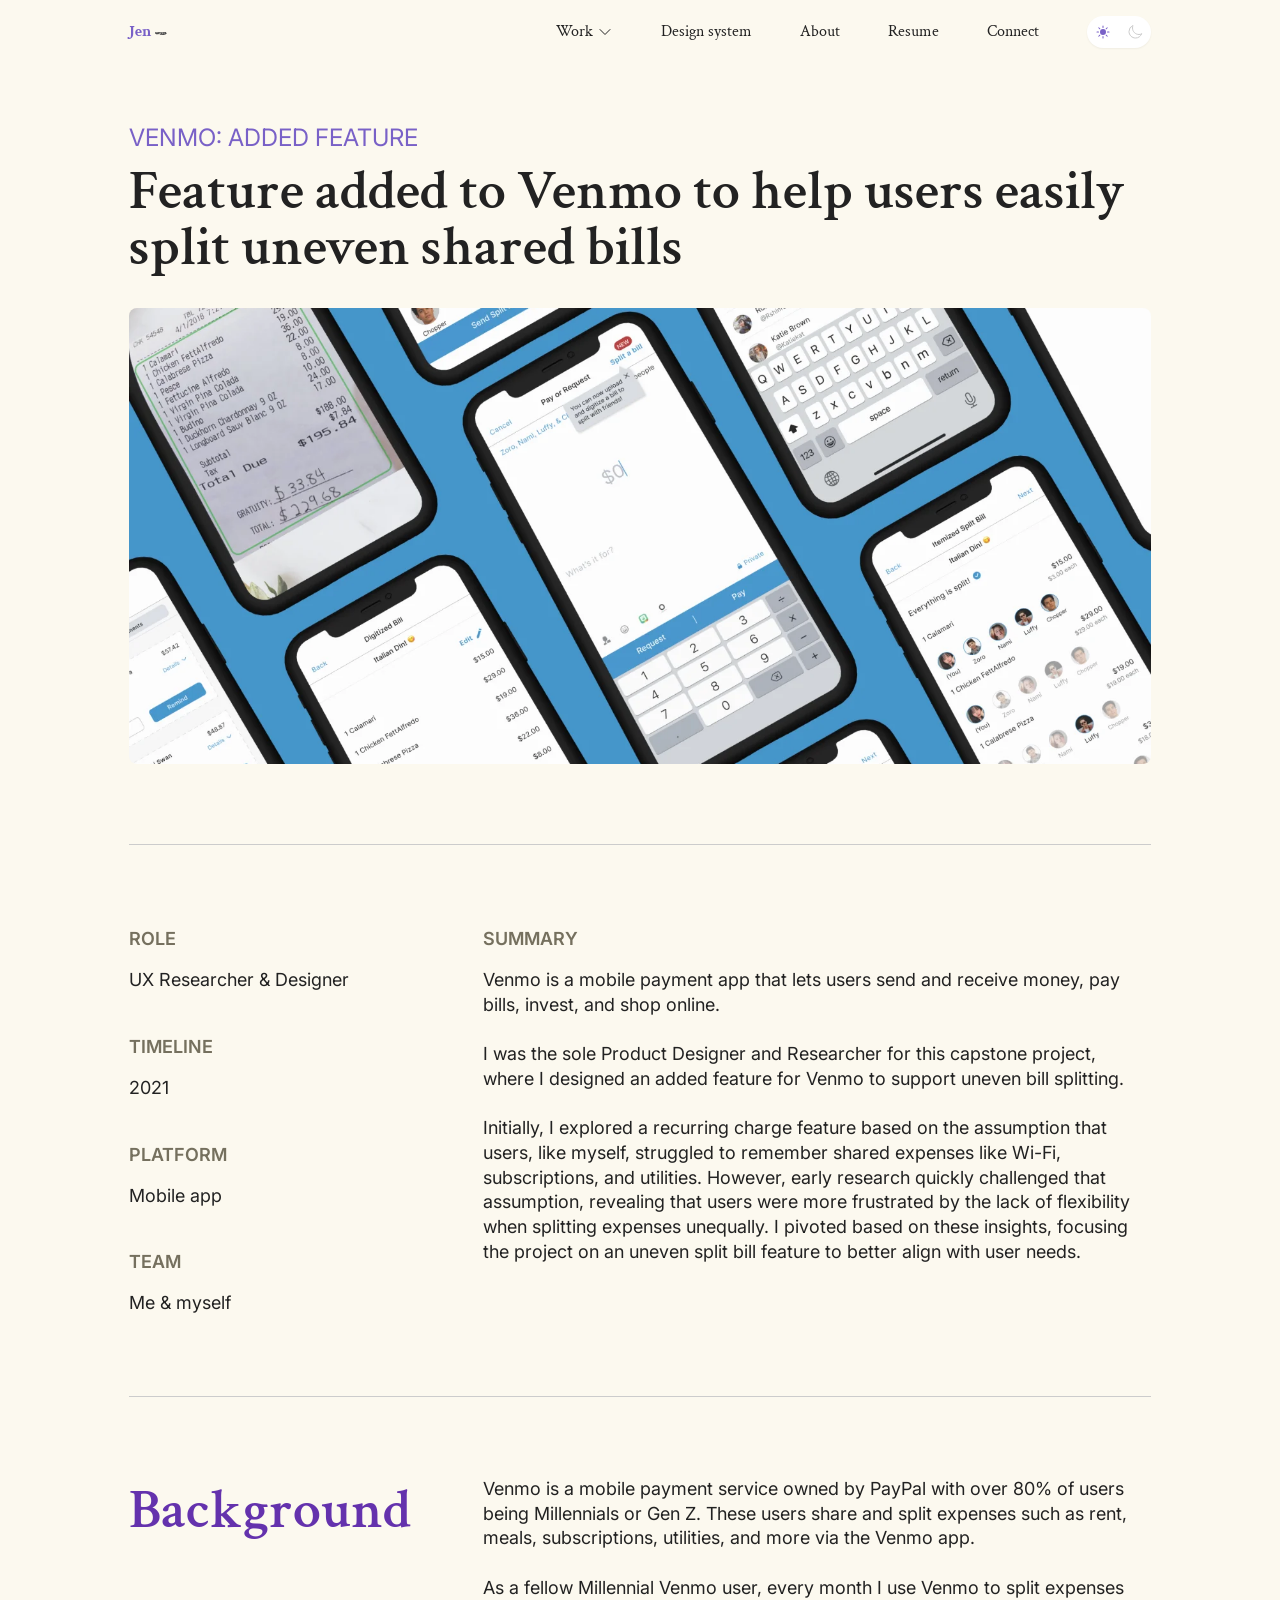
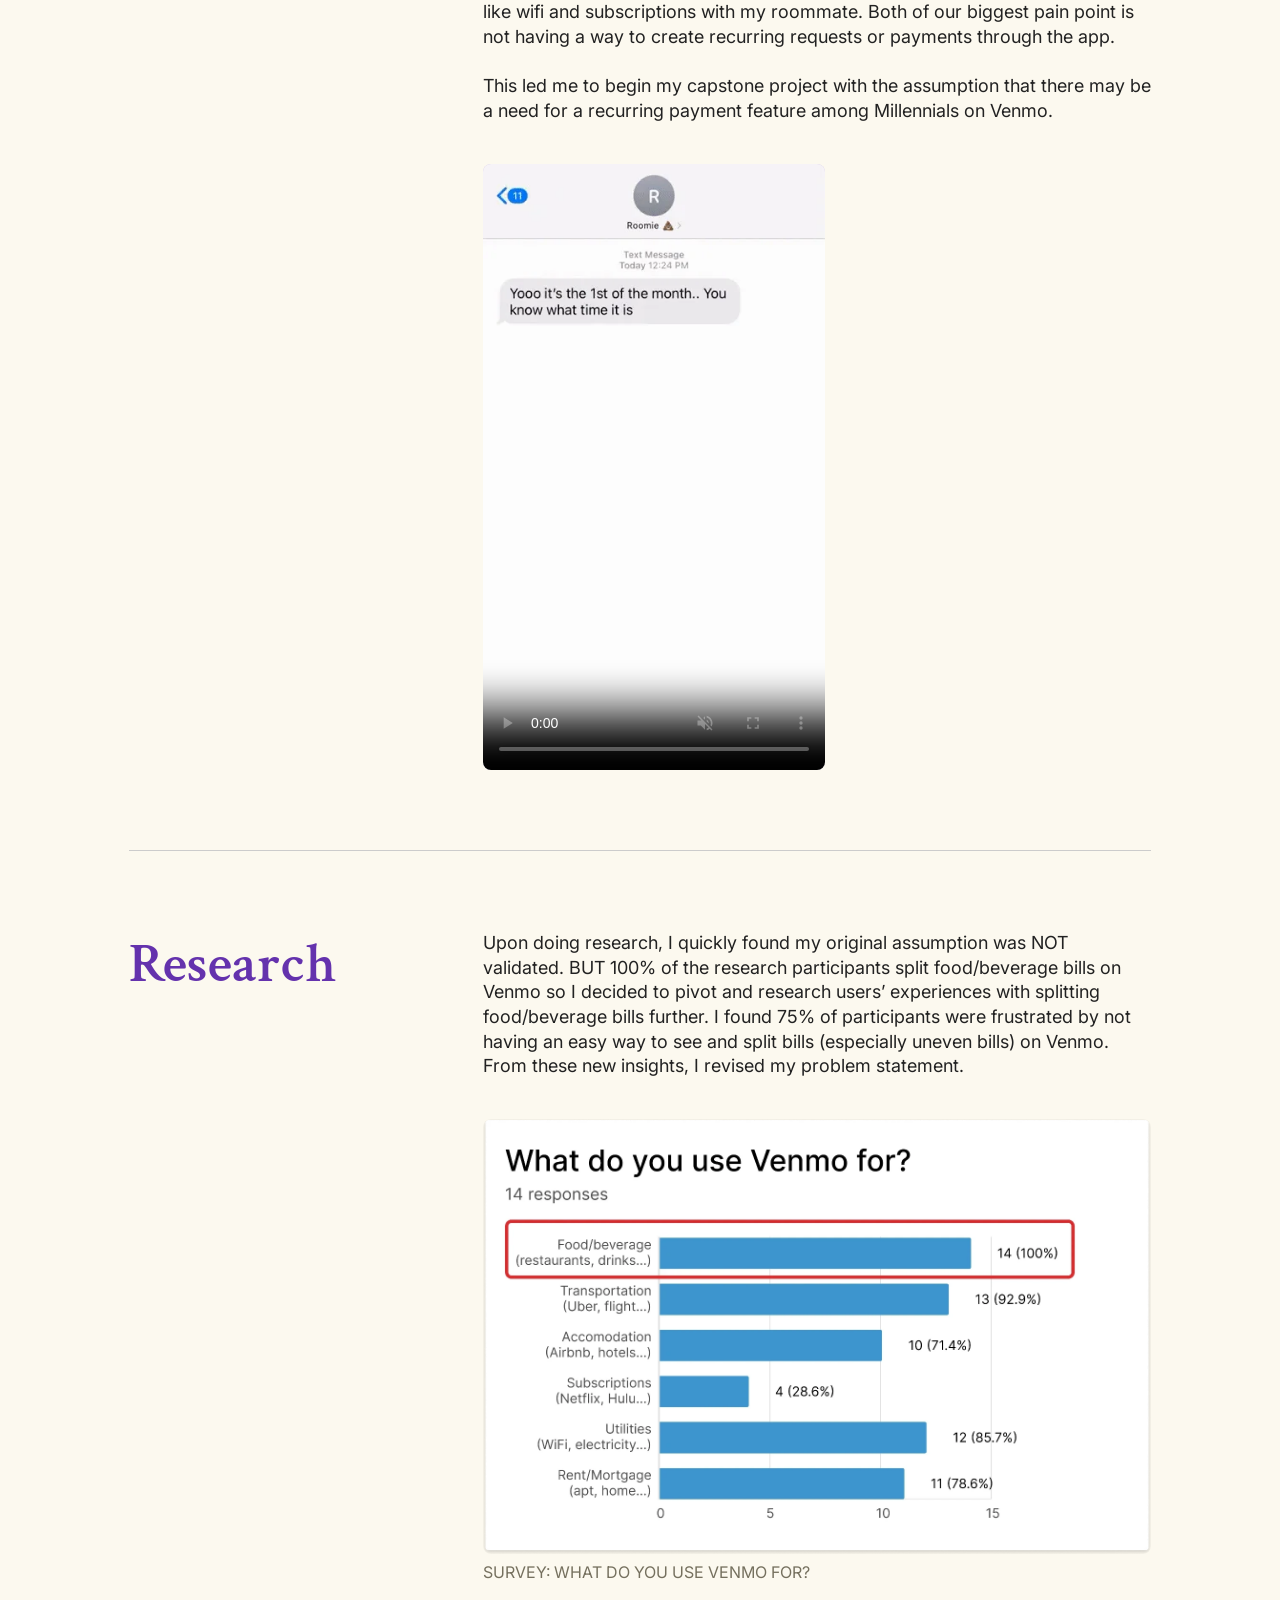
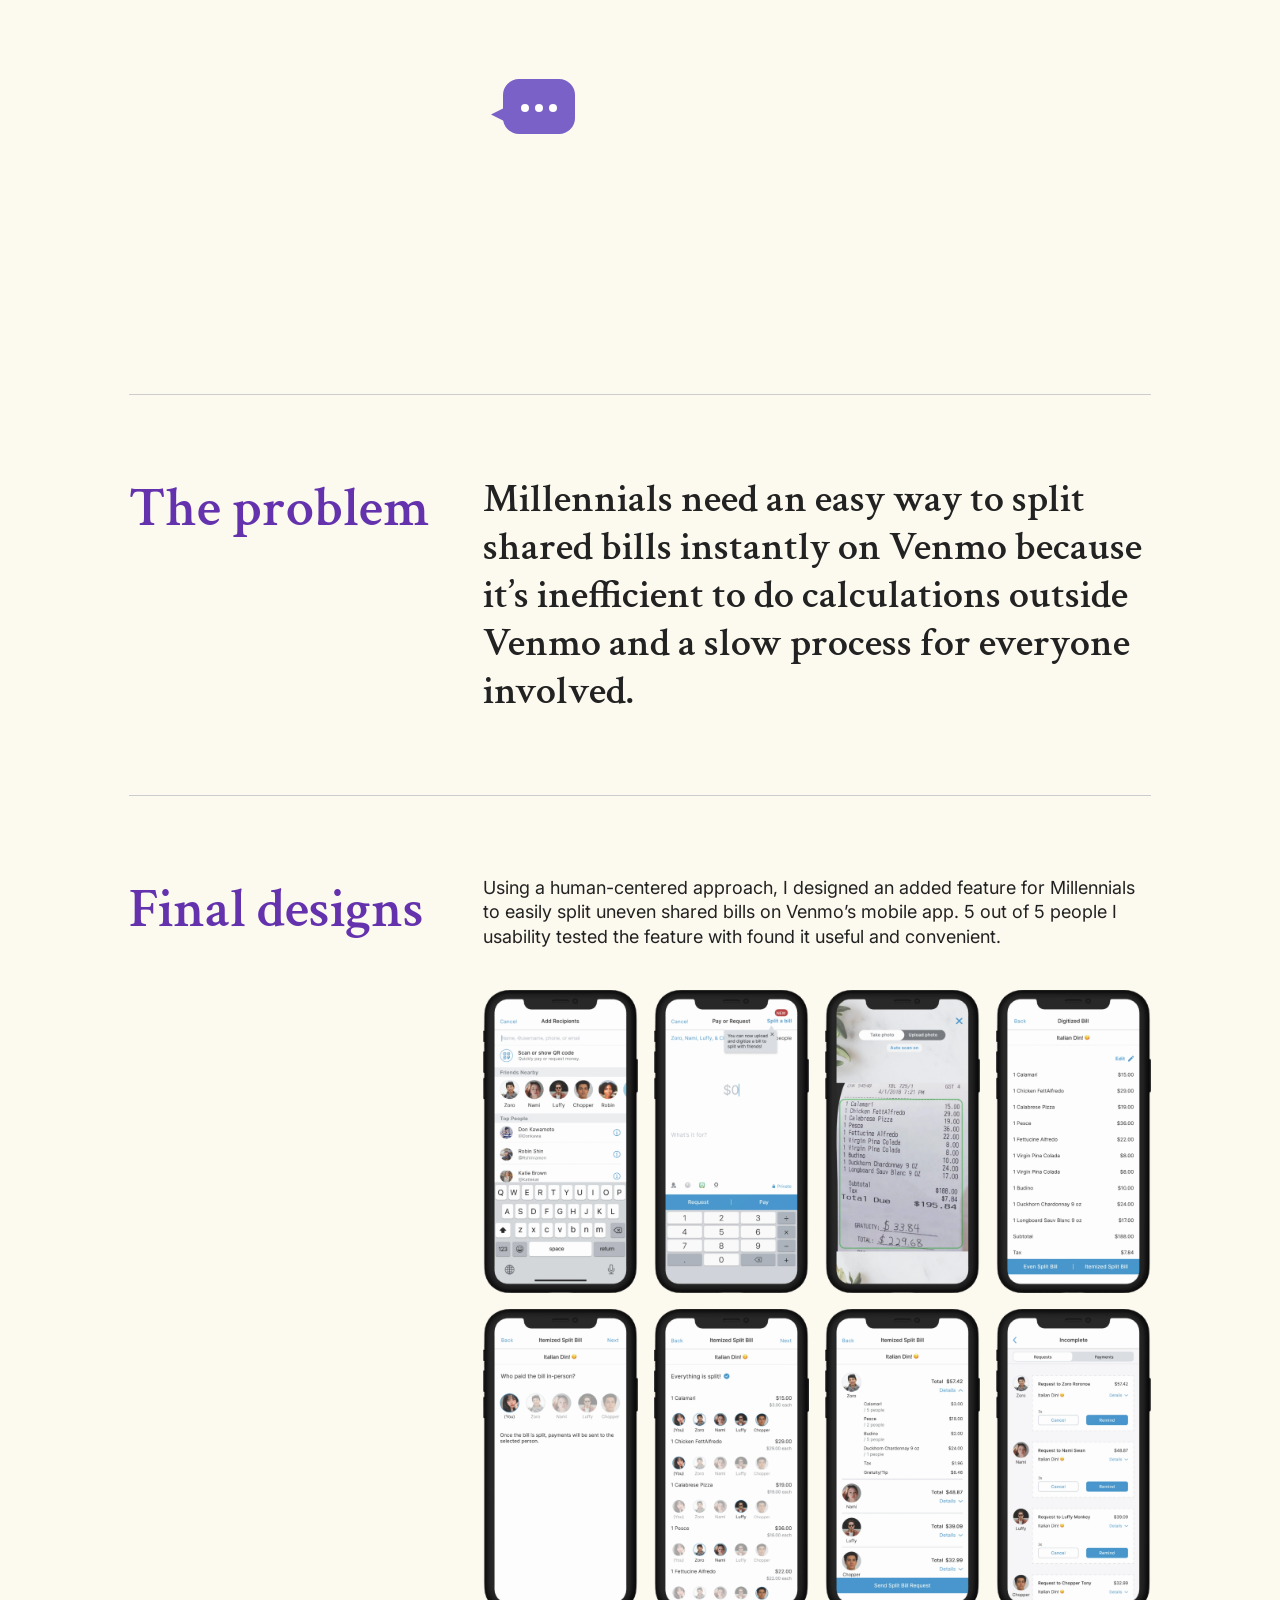
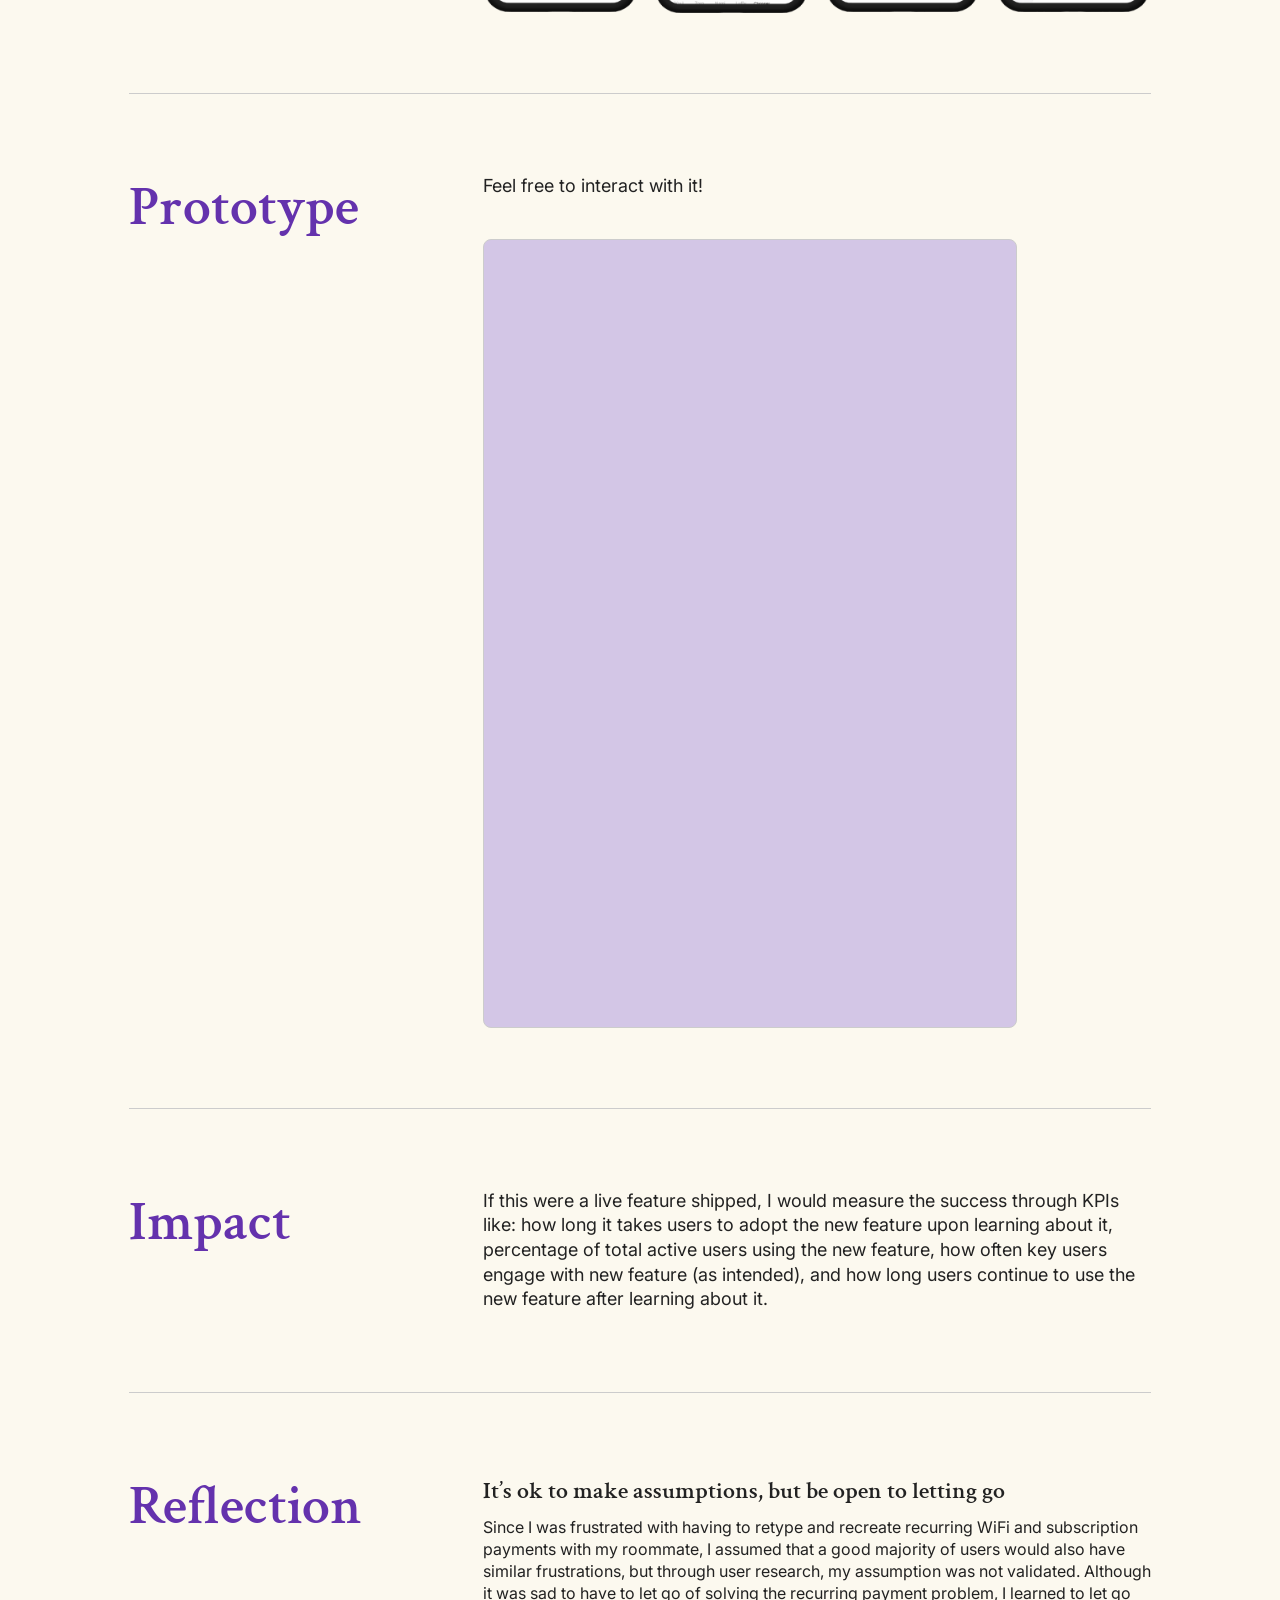
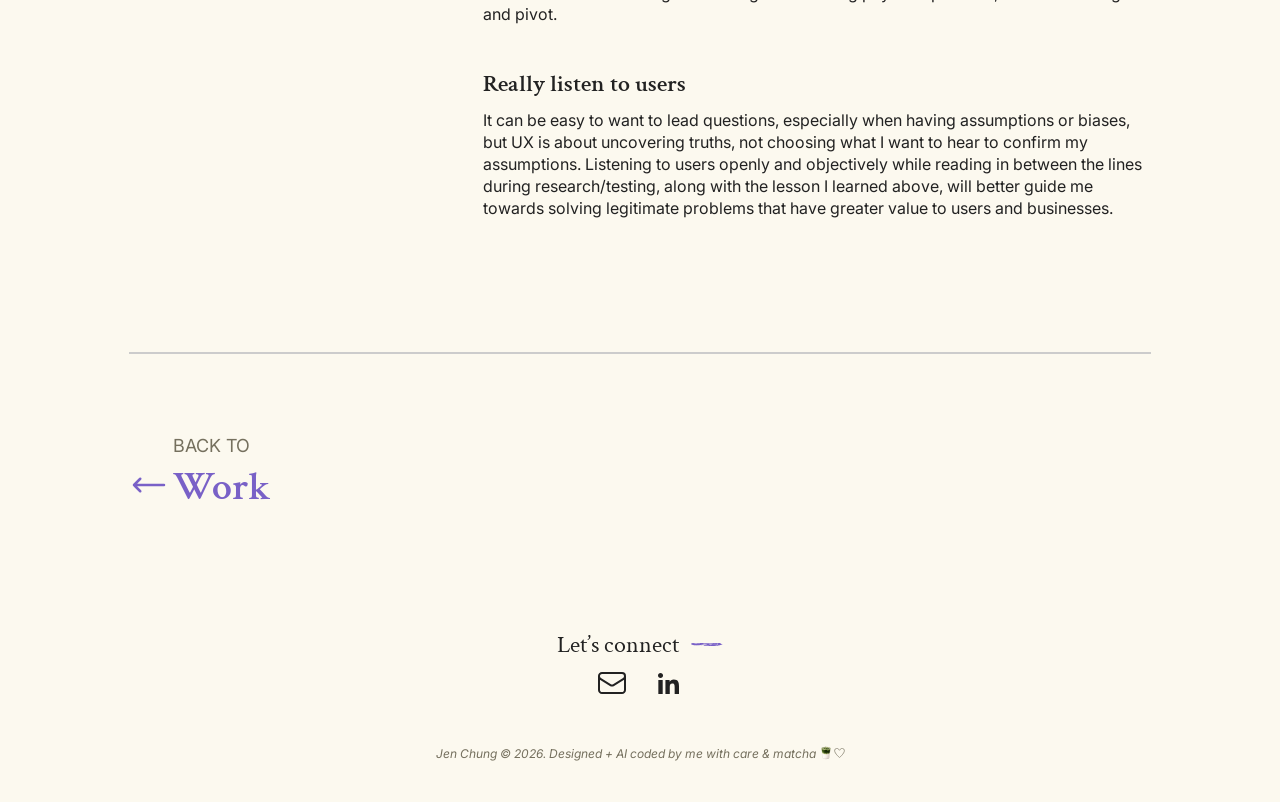
<file: venmo.html>
<!doctype html>
<html lang="en" data-theme="light">
<head>
<meta charset="utf-8">
<meta name="viewport" content="width=device-width, initial-scale=1">
<title>Venmo: Added feature - Jen Chung</title>
<meta name="description" content="How Jen Chung designed a feature that helps Venmo users split uneven shared bills.">
<!-- Link previews (LinkedIn, Slack, iMessage…): images are 1200 × 630 in assets/share/ -->
<meta property="og:type" content="website">
<meta property="og:site_name" content="Jen Chung">
<meta property="og:title" content="Venmo: Added feature - Jen Chung">
<meta property="og:description" content="How Jen Chung designed a feature that helps Venmo users split uneven shared bills.">
<meta property="og:url" content="https://jen-chung.com/venmo">
<meta property="og:image" content="https://jen-chung.com/assets/share/venmo.jpg">
<meta property="og:image:width" content="1200">
<meta property="og:image:height" content="630">
<meta property="og:image:alt" content="Venmo split-bill screens on tilted phones">
<meta name="twitter:card" content="summary_large_image">
<link rel="icon" href="assets/favicon/favicon-48.png" sizes="48x48" type="image/png">
<link rel="icon" href="assets/favicon/favicon-light.svg" type="image/svg+xml" data-favicon>   <!-- js/site.js swaps in favicon-dark.svg in dark mode -->
<link rel="apple-touch-icon" href="assets/favicon/apple-touch-icon.png">
<!-- Analytics: Umami Cloud (no cookies). data-domains: only counts visits on the live site, not local previews.
     Click events: links with data-umami-event="…" (Resume, Email, LinkedIn, case study cards) + "Case study unlocked" in js/site.js -->
<script>
  // Jen's own visits: open any page with ?notrack to stop counting this browser (?track to undo).
  (function () {
    var q = new URLSearchParams(location.search), off = q.has('notrack'), on = q.has('track');
    if (!off && !on) return;
    try { off ? localStorage.setItem('umami.disabled', '1') : localStorage.removeItem('umami.disabled'); } catch (e) {}
    q.delete('notrack'); q.delete('track');
    history.replaceState(null, '', location.pathname + (q.toString() ? '?' + q : '') + location.hash);
    setTimeout(function () { alert(off ? "Analytics off: your visits in this browser won't be counted." : 'Analytics on: your visits in this browser count again.'); }, 300);
  })();
</script>
<script defer src="https://cloud.umami.is/script.js" data-website-id="02b9c8de-7507-452b-8b9c-7aef02b59c9d" data-domains="jen-chung.com,www.jen-chung.com"></script>
<meta name="theme-color" content="#fcf9ef">
<meta name="color-scheme" content="only light">   <!-- stops phones' automatic dark mode from darkening the page; the site has its own dark theme -->
<script>
  // Set the theme before the page paints (same as the home page).
  (function () {
    var t = 'light';
    // Starts in light. Once a visitor picks light or dark with the toggle, it's remembered on that device.
    try { t = localStorage.getItem('jc-theme') || t; } catch (e) {}
    document.documentElement.dataset.theme = t === 'dark' ? 'dark' : 'light';
    // Soft rise: text and visuals start hidden and rise in as they scroll into view (js/site.js)
    if ('IntersectionObserver' in window && !matchMedia('(prefers-reduced-motion: reduce)').matches) document.documentElement.classList.add('cs-rise-ready');
  })();
</script>
<link rel="preconnect" href="https://fonts.googleapis.com">
<link rel="preconnect" href="https://fonts.gstatic.com" crossorigin>
<link rel="stylesheet" href="https://fonts.googleapis.com/css2?family=Crimson+Text:wght@400;600;700&family=Inter:ital,wght@0,400;0,500;0,600;0,700;1,400&display=swap">
<link rel="stylesheet" href="css/site.css">
</head>
<body>
<a class="skip-link" href="#case-study">Skip to case study</a>

<!-- ===== Nav ===== -->
<header class="nav nav-auto wrap">
  <div class="nav-bar">
    <a class="logo" href="index.html" aria-label="Jen Chung, home">Jen<img src="assets/icons/logo-dash.svg" alt=""></a>
    <nav class="nav-links" aria-label="Main">
      <div class="nav-link-list" id="nav-menu">
        <div class="nav-work">
          <button class="nav-work-btn" type="button" aria-expanded="false" aria-controls="work-menu">Work<svg class="nav-chevron" viewBox="0 0 24 24" aria-hidden="true"><path d="m19.5 8.25-7.5 7.5-7.5-7.5" fill="none" stroke="currentColor" stroke-width="1.5" stroke-linecap="round" stroke-linejoin="round"/></svg></button>
          <div class="nav-work-menu" id="work-menu"><div>   <!-- ✏️ case studies, in this order -->
            <a href="cube-boards.html">Cube: Boards</a>
            <a href="switchchord-splits.html">Switchchord: Splits</a>
            <a href="parts-management.html">Beacon: Parts</a>
            <a href="cube-comments.html">Cube: Comments</a>
            <a class="nav-view-all" href="index.html#work">View all <span class="arrow">--&gt;</span></a>
          </div></div>
        </div>
        <a href="design-system.html">Design system</a>
        <a href="about.html">About</a>
        <a href="https://drive.google.com/file/d/1gC43h86qrHcaTnvZw_c9qj-CiYkb4hD7/view?usp=sharing" target="_blank" rel="noopener" data-resume data-umami-event="Resume">Resume</a>
        <a href="mailto:hello@jen-chung.com" data-umami-event="Email">Connect</a>
      </div>
      <div class="nav-tools">
        <button class="theme-toggle" id="theme-toggle" type="button" aria-label="Dark mode" aria-pressed="false">
          <img class="is-light" src="assets/icons/sun-filled.svg" alt=""><img class="is-light" src="assets/icons/moon-outlined.svg" alt="">
          <img class="is-dark" src="assets/icons/sun-outlined.svg" alt=""><img class="is-dark" src="assets/icons/moon-filled.svg" alt="">
        </button>
        <button class="menu-btn" id="menu-btn" type="button" aria-label="Menu" aria-expanded="false" aria-controls="nav-menu">
          <svg class="menu-open" viewBox="0 0 24 24" width="32" height="32" aria-hidden="true"><path d="M3.75 6.75h16.5M3.75 12h16.5m-16.5 5.25h16.5" fill="none" stroke="currentColor" stroke-width="1.5" stroke-linecap="round" stroke-linejoin="round"/></svg>
          <svg class="menu-close" viewBox="0 0 24 24" width="32" height="32" aria-hidden="true"><path d="M6 18 18 6M6 6l12 12" fill="none" stroke="currentColor" stroke-width="1.5" stroke-linecap="round" stroke-linejoin="round"/></svg>
        </button>
      </div>
    </nav>
  </div>
</header>

<!-- Content from the live Wix page (jen-chung.com/venmo), in the same layout as the other case studies.
     ✏️ Images live in assets/venmo/. Venmo is in the home page Archive (not the Work menu). -->
<main class="cs" id="case-study">

  <!-- ===== Title + main image ===== -->
  <header class="cs-head wrap">
    <div>
      <p class="cs-label">VENMO: ADDED FEATURE</p>
      <h1 class="cs-title">Feature added to Venmo to help users easily split uneven shared bills</h1>
      <div class="cs-hero cs-hero-single">
        <img src="assets/venmo/hero.webp" alt="iPhone screens of the split bill feature, tilted on a Venmo blue background" width="1600" height="1155" style="aspect-ratio: 1019 / 455">
      </div>
    </div>
  </header>

  <div class="cs-body wrap">
    <div>

      <!-- ===== Role + summary ===== -->
      <section class="cs-section cs-overview" aria-label="Overview">
        <dl class="cs-meta">
          <div><dt>ROLE</dt><dd>UX Researcher &amp; Designer</dd></div>
          <div><dt>TIMELINE</dt><dd>2021</dd></div>
          <div><dt>PLATFORM</dt><dd>Mobile app</dd></div>
          <div><dt>TEAM</dt><dd>Me &amp; myself</dd></div>
        </dl>
        <div class="cs-main">
          <h2 class="cs-meta-title">SUMMARY</h2>
          <div class="cs-text">
            <p>Venmo is a mobile payment app that lets users send and receive money, pay bills, invest, and shop online.</p>
            <p>I was the sole Product Designer and Researcher for this capstone project, where I designed an added feature for Venmo to support uneven bill splitting.</p>
            <p>Initially, I explored a recurring charge feature based on the assumption that users, like myself, struggled to remember shared expenses like Wi-Fi, subscriptions, and utilities. However, early research quickly challenged that assumption, revealing that users were more frustrated by the lack of flexibility when splitting expenses unequally. I pivoted based on these insights, focusing the project on an uneven split bill feature to better align with user needs.</p>
          </div>
        </div>
      </section>

      <!-- ===== Background ===== -->
      <section class="cs-section">
        <h2 class="cs-h2">Background</h2>
        <div class="cs-main">
          <div class="cs-text">
            <p>Venmo is a mobile payment service owned by PayPal with over 80% of users being Millennials or Gen Z. These users share and split expenses such as rent, meals, subscriptions, utilities, and more via the Venmo app.</p>
            <p>As a fellow Millennial Venmo user, every month I use Venmo to split expenses like wifi and subscriptions with my roommate. Both of our biggest pain point is not having a way to create recurring requests or payments through the app.</p>
            <p>This led me to begin my capstone project with the assumption that there may be a need for a recurring payment feature among Millennials on Venmo.</p>
          </div>
          <figure class="cs-figure" style="max-width: 342px">
            <video class="cs-video" src="assets/venmo/roommate-texts.mp4" poster="assets/venmo/roommate-texts-poster.webp" width="406" height="720" muted loop playsinline controls preload="none" aria-label="A reenactment of texts with my roommate about our monthly Venmo requests for wifi and subscriptions"></video>   <!-- was a 2.2 MB GIF (made into a video with _dev/gif2mp4) -->
          </figure>
        </div>
      </section>

      <!-- ===== Research ===== -->
      <section class="cs-section">
        <h2 class="cs-h2">Research</h2>
        <div class="cs-main">
          <div class="cs-text">
            <p>Upon doing research, I quickly found my original assumption was NOT validated. BUT 100% of the research participants split food/beverage bills on Venmo so I decided to pivot and research users’ experiences with splitting food/beverage bills further. I found 75% of participants were frustrated by not having an easy way to see and split bills (especially uneven bills) on Venmo. From these new insights, I revised my problem statement.</p>
          </div>
          <figure class="cs-figure">
            <img src="assets/venmo/research-survey.webp" alt="Survey results for “What do you use Venmo for?” (14 responses): food and beverage 100%, transportation 92.9%, utilities 85.7%, rent 78.6%, accommodation 71.4%, subscriptions 28.6%" width="1400" height="912" loading="lazy">
            <figcaption>SURVEY: WHAT DO YOU USE VENMO FOR?</figcaption>
          </figure>
          <div class="cs-bubbles">
            <blockquote>“It’s too complex to manage when splitting in large groups”</blockquote>
            <blockquote>“I hate having to calculate how much each person owes through a separate app if different amounts”</blockquote>
          </div>
        </div>
      </section>

      <!-- ===== The problem ===== -->
      <section class="cs-section">
        <h2 class="cs-h2">The problem</h2>
        <div class="cs-main">
          <div class="cs-callout"><p>Millennials need an easy way to split shared bills instantly on Venmo because it’s inefficient to do calculations outside Venmo and a slow process for everyone involved.</p></div>
        </div>
      </section>

      <!-- ===== Final designs ===== -->
      <section class="cs-section">
        <h2 class="cs-h2">Final designs</h2>
        <div class="cs-main">
          <div class="cs-text">
            <p>Using a human-centered approach, I designed an added feature for Millennials to easily split uneven shared bills on Venmo’s mobile app. 5 out of 5 people I usability tested the feature with found it useful and convenient.</p>
          </div>
          <div class="cs-phones" data-gallery data-zoom="4,2" style="--n: 4; --n-phone: 2"><img src="assets/venmo/screen-1.webp" alt="Add Recipients: choosing friends to split with" width="784" height="1535" loading="lazy"><img src="assets/venmo/screen-2.webp" alt="Pay or Request, with the new Split a bill option" width="784" height="1535" loading="lazy"><img src="assets/venmo/screen-3.webp" alt="Uploading a photo of the receipt" width="784" height="1535" loading="lazy"><img src="assets/venmo/screen-4.webp" alt="The digitized bill, itemized and editable" width="784" height="1535" loading="lazy"><img src="assets/venmo/screen-5.webp" alt="Itemized split: who paid the bill in person?" width="784" height="1535" loading="lazy"><img src="assets/venmo/screen-6.webp" alt="Itemized split: everyone is split" width="784" height="1535" loading="lazy"><img src="assets/venmo/screen-7.webp" alt="Itemized split: each person’s total, ready to send" width="784" height="1535" loading="lazy"><img src="assets/venmo/screen-8.webp" alt="Incomplete requests, with reminders" width="784" height="1535" loading="lazy"></div>
        </div>
      </section>

      <!-- ===== Prototype ===== -->
      <section class="cs-section">
        <h2 class="cs-h2">Prototype</h2>
        <div class="cs-main">
          <div class="cs-text">
            <p>Feel free to interact with it!</p>
          </div>
          <!-- ✏️ The Figma prototype, embedded (it loads once it's scrolled near) -->
          <iframe class="cs-embed" src="https://www.figma.com/embed?embed_host=share&amp;url=https%3A%2F%2Fwww.figma.com%2Fproto%2FUHTor31bx8YVN54uRyOKdx%2FVenmo-Mix-and-Hi-fidelity-design%3Fpage-id%3D208%253A0%26node-id%3D208%253A70%26viewport%3D241%252C48%252C0.2%26scaling%3Dscale-down%26starting-point-node-id%3D208%253A70" title="Interactive Figma prototype of the split bill feature" loading="lazy" allowfullscreen></iframe>
        </div>
      </section>

      <!-- ===== Impact ===== -->
      <section class="cs-section">
        <h2 class="cs-h2">Impact</h2>
        <div class="cs-main">
          <div class="cs-text">
            <p>If this were a live feature shipped, I would measure the success through KPIs like: how long it takes users to adopt the new feature upon learning about it, percentage of total active users using the new feature, how often key users engage with new feature (as intended), and how long users continue to use the new feature after learning about it.</p>
          </div>
        </div>
      </section>

      <!-- ===== Reflection ===== -->
      <section class="cs-section">
        <h2 class="cs-h2">Reflection</h2>
        <div class="cs-main">
          <div class="cs-step">
            <h3 class="cs-h3">It’s ok to make assumptions, but be open to letting go</h3>
            <p>Since I was frustrated with having to retype and recreate recurring WiFi and subscription payments with my roommate, I assumed that a good majority of users would also have similar frustrations, but through user research, my assumption was not validated. Although it was sad to have to let go of solving the recurring payment problem, I learned to let go and pivot.</p>
          </div>
          <div class="cs-step">
            <h3 class="cs-h3">Really listen to users</h3>
            <p>It can be easy to want to lead questions, especially when having assumptions or biases, but UX is about uncovering truths, not choosing what I want to hear to confirm my assumptions. Listening to users openly and objectively while reading in between the lines during research/testing, along with the lesson I learned above, will better guide me towards solving legitimate problems that have greater value to users and businesses.</p>
          </div>
        </div>
      </section>

    </div>
  </div>

  <!-- ===== Back to top (appears 1s after the visitor reaches the last section, e.g. Reflection) ===== -->
  <div class="to-top-wrap wrap">
    <div><a class="to-top" href="#" aria-label="Back to top"><svg viewBox="0 0 24 24" aria-hidden="true"><path d="M4.5 10.5 12 3m0 0 7.5 7.5M12 3v18" fill="none" stroke="currentColor" stroke-width="1.5" stroke-linecap="round" stroke-linejoin="round"/></svg></a></div>
  </div>

  <!-- ===== Venmo is an Archive project; the Archive is hidden for the first release, so this leads back to Work (was: index.html#archive, "Archive") ===== -->
  <nav class="cs-pager wrap" aria-label="Back to Work">
    <div>
      <a class="cs-pager-prev" href="index.html#work"><span class="cs-pager-label">Back to</span><span class="cs-pager-title"><span class="nowrap"><svg viewBox="0 0 24 24" aria-hidden="true"><path d="M6.75 15.75 3 12m0 0 3.75-3.75M3 12h18" fill="none" stroke="currentColor" stroke-width="1.5" stroke-linecap="round" stroke-linejoin="round"/></svg>Work</span></span></a>
    </div>
  </nav>
</main>


<!-- ===== Footer ===== -->
<footer class="footer" id="connect">
  <div class="connect">
    <h2 class="connect-title">Let’s connect <img src="assets/icons/connect-line.svg" alt=""></h2>
    <div class="socials">
      <a href="mailto:hello@jen-chung.com" data-umami-event="Email" aria-label="Email Jen">
        <svg viewBox="-3 0 30 24" aria-hidden="true"><path d="M21.75 6.75v10.5a2.25 2.25 0 0 1-2.25 2.25h-15a2.25 2.25 0 0 1-2.25-2.25V6.75m19.5 0A2.25 2.25 0 0 0 19.5 4.5h-15a2.25 2.25 0 0 0-2.25 2.25m19.5 0v.243a2.25 2.25 0 0 1-1.07 1.916l-7.5 4.615a2.25 2.25 0 0 1-2.36 0L3.32 8.91a2.25 2.25 0 0 1-1.07-1.916V6.75" fill="none" stroke="currentColor" stroke-width="1.5" stroke-linecap="round" stroke-linejoin="round"/></svg>
      </a>
      <a href="https://www.linkedin.com/in/jennifer-chung/" data-umami-event="LinkedIn" target="_blank" rel="noopener" aria-label="Jen on LinkedIn">
        <svg viewBox="0 0 40 32" aria-hidden="true"><path fill="currentColor" d="M14.7006 26.8802H10.3469V12.9395H14.7006V26.8802ZM12.5214 11.0379C11.1292 11.0379 10 9.89131 10 8.50703C10 7.84212 10.2656 7.20443 10.7385 6.73426C11.2114 6.26409 11.8527 5.99995 12.5214 5.99995C13.1901 5.99995 13.8315 6.26409 14.3043 6.73426C14.7772 7.20443 15.0428 7.84212 15.0428 8.50703C15.0428 9.89131 13.9131 11.0379 12.5214 11.0379ZM30.9953 26.8802H26.6509V20.0939C26.6509 18.4766 26.6181 16.4025 24.3873 16.4025C22.1237 16.4025 21.7769 18.1597 21.7769 19.9774V26.8802H17.4278V12.9395H21.6034V14.8412H21.6644C22.2456 13.7458 23.6655 12.59 25.7838 12.59C30.19 12.59 31 15.475 31 19.2224V26.8802H30.9953Z"/></svg>
      </a>
    </div>
  </div>
  <p class="colophon">Jen Chung © 2026. Designed + AI coded by me with care &amp; <span class="colophon-end">matcha<span class="colophon-icons" aria-hidden="true"><img src="assets/icons/matcha.png" alt="" width="12" height="15"><svg viewBox="0 0 11.35 10.86" width="11" height="10"><path d="M5.676 10.375S13.243 4.082 10.294 1.138C7.984-1.168 5.676 2.488 5.676 2.488S3.365-1.168 1.056 1.138C-1.891 4.082 5.676 10.375 5.676 10.375Z" fill="none" stroke="currentColor" stroke-width=".75"/></svg></span></span></p>
</footer>

<script src="js/site.js"></script>
</body>
</html>
</file>
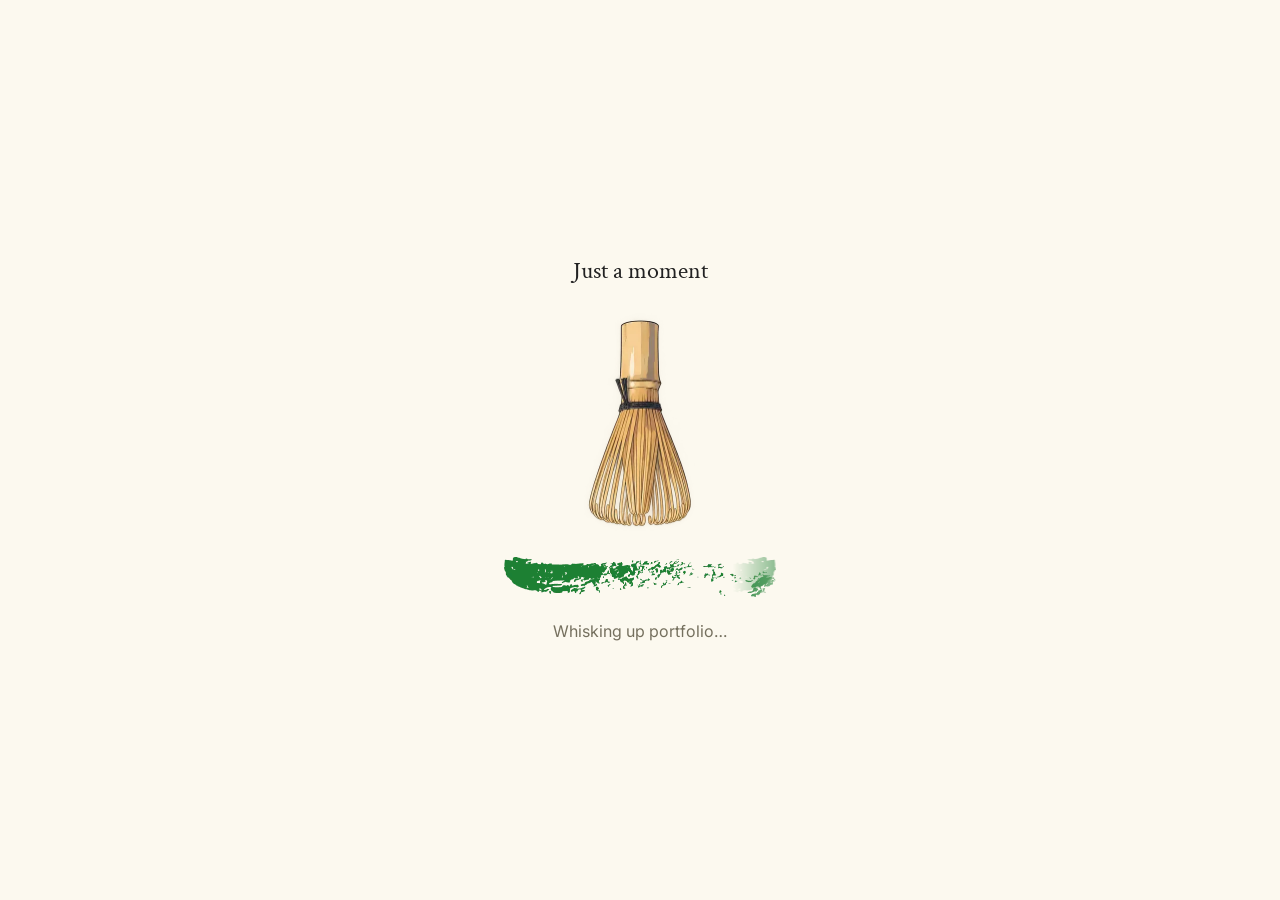
<file: konbini/konbini-hero.html>
<!doctype html>
<!-- Jen's Konbini hero · version 2026-10-16e -->
<html lang="en">
<head>
<meta charset="utf-8">
<meta name="viewport" content="width=device-width, initial-scale=1">
<meta name="color-scheme" content="only light">
<title>Jen's Konbini</title>
<link rel="preconnect" href="https://fonts.googleapis.com">
<link rel="preconnect" href="https://fonts.gstatic.com" crossorigin>
<link rel="stylesheet" href="https://fonts.googleapis.com/css2?family=Crimson+Text:ital,wght@0,400;0,600;0,700;1,400&family=Inter:wght@400&display=swap">
<style>
/* ==========================================================================
   Jen's Konbini — hero for jen-chung.com
   Paste this whole file into a Wix Studio "Embed code" element (Code mode).
   Design source: Figma "Portfolio designs 2026" › Home page
   ========================================================================== */

:root {
  /* Figma tokens — light */
  --shell: #fcf9ef;
  --ink: #222222;
  --ink-idle: #cccccc;
  --ink-hover: #8f8f8f;
  --ink-hint: #4e4e4e;
  --ink-note: #4e4e4e;
  --text-secondary: #75705e;   /* site text/secondary */
  --purple: #7961c7;
  --loader-bg: var(--shell);
  --loader-title: #222222;     /* text/primary */
  --loader-caption: #75705e;   /* text/secondary */
  --card-bg: #e8e2d2;
  --veil: #fffaf0;
  --tip-bg: #ffffff;           /* shelf item speech bubbles: white in light and dark mode */
  --tip-border: #e2ddf0;
  --tip-shadow: 0 6px 18px rgba(60, 40, 20, .14);
  --tip-ink: #222222;

  --font-text: "Crimson Text", Georgia, "Times New Roman", serif;
  --ease-out: cubic-bezier(.2, .8, .2, 1);
  --ease-spring: cubic-bezier(.3, 1.45, .5, 1);

  /* Door hotspot, as % of the video frame (measured on all seasons) */
  --door-x: 29.3%;
  --door-y: 55.2%;
  --door-w: 13.7%;
  --door-h: 27.2%;
  --door-cx: 36.15%;
  --door-cy: 68.8%;
}

:root[data-theme="dark"] {
  /* Figma tokens — dark */
  --ink: #f2f2f2;
  --ink-idle: #4e4e4e;
  --ink-hover: #9a9a9a;
  --ink-note: #cccccc;
  --text-secondary: #a5a08f;
  --purple: #9e81ee;
  --loader-bg: #121212;
  --loader-title: #f2f2f2;     /* text/primary */
  --loader-caption: #a5a08f;   /* text/secondary */
  --card-bg: #2e2e2e;
  --tip-shadow: 0 6px 18px rgba(0, 0, 0, .45);
}

*, *::before, *::after { box-sizing: border-box; }
html, body { height: 100%; margin: 0; }
body {
  background: transparent; /* lets the Wix section colour show through */
  color: var(--ink);
  font-family: var(--font-text);
  -webkit-font-smoothing: antialiased;
  -webkit-tap-highlight-color: transparent;
  overflow: hidden;
}
button { font: inherit; color: inherit; background: none; border: 0; padding: 0; margin: 0; cursor: pointer; }
a { color: inherit; }
img { display: block; }
[hidden] { display: none !important; }
.sr-only {
  position: absolute; width: 1px; height: 1px; margin: -1px; padding: 0;
  overflow: hidden; clip: rect(0 0 0 0); white-space: nowrap; border: 0;
}
:focus-visible { outline: 3px solid var(--purple); outline-offset: 3px; }

.kb { position: relative; height: 100%; overflow: hidden; }

/* --------------------------------------------------------------------------
   Storefront
   -------------------------------------------------------------------------- */
.store {
  --card-ar: 1.77778;          /* 16:9, the video frame */
  --fx: .5;                    /* focal point used when the card crops the video */
  --fy: .38;                   /* when cropping, keep the Fuji peak; trim more pavement */
  --radius: 32px;
  --card-w: 100vw;             /* laid out at full width; .store-fit scales it all to fit the height */
  position: absolute; inset: 0;
  overflow: hidden;
}
/* Sentence + scene + seasons + note are laid out at their natural size, then scaled down
   together when the embed is too short, so everything is always visible and stays aligned. */
.store-fit {
  display: flex; flex-direction: column; align-items: center; gap: 16px;
  width: 100%;
  transform-origin: 50% 0;
}

.store-note {
  margin: 16px 0 0;            /* + the 24px gap = Figma's 40px below the seasons */
  max-width: var(--card-w);
  font-family: "Inter", system-ui, sans-serif; font-weight: 400;
  font-size: 16px; line-height: 1.37;
  color: var(--text-secondary);
  text-align: center;
}

.note-arrow {
  display: inline-block;
  margin: -6px -8px;           /* bigger tap target without moving the text */
  padding: 6px 8px;
  border-radius: 6px;
  font: inherit; color: inherit;
  cursor: pointer;
  transition: color .2s ease;
}
.note-arrow:hover { color: var(--purple); animation: arrow-nudge .9s ease-in-out infinite; }
@keyframes arrow-nudge { 0%, 100% { transform: translateY(0); } 50% { transform: translateY(3px); } }
@media (prefers-reduced-motion: reduce) { .note-arrow:hover { animation: none; } }

/* --------------------------------------------------------------------------
   Intro sentence (Figma 8281:29207) — rotating word + fuzzy "complex"
   -------------------------------------------------------------------------- */
.intro {
  position: relative; z-index: 2;   /* the "people" note can overlap the scene's top edge */
  width: var(--card-w);
  margin: 0 0 18px;            /* + .store-fit's 16px gap = 34px: just enough for the "people" note to clear the scene */
  font-family: var(--font-text); font-weight: 400;
  font-size: 32px; line-height: 1.31;
  color: var(--ink);
}

/* "people" → typed aside "(mostly startups)", tilted under the word from its middle
   (Figma 8241:10456). Hover on computers, tap on touch; erases 1.5s after. It floats,
   so the sentence never reflows. */
.nowrap { white-space: nowrap; }
.people {
  position: relative;
  font: inherit; color: inherit; background: none; border: 0; padding: 0; margin: 0;
  cursor: help;
  text-decoration: underline dotted;
  text-decoration-color: var(--ink-note);
  text-underline-offset: .18em;
  text-decoration-thickness: 1.5px;
}
.people:focus-visible { outline: 2px solid var(--purple); outline-offset: 3px; border-radius: 4px; }
.aside {
  position: absolute; left: 50%; top: calc(100% + 2px);
  transform: translateX(var(--aside-nudge, 0px)) rotate(-6deg); transform-origin: left top;
  font-size: .75em; line-height: 1.31;      /* 24px next to the 32px sentence */
  color: #75705e; white-space: nowrap;      /* light mode: 4.7:1 on #FCF9EF (site text/secondary) */
  pointer-events: none;
}
:root[data-theme="dark"] .aside { color: #a5a08f; }         /* dark mode: 7.2:1 on #121212 */
.aside > span { opacity: 0; }
.aside > span.on { opacity: 1; }
/* "[word] to solve" stays together and hugs the word. An invisible spacer at the end of that
   line makes up the difference to the longest word, so line breaks never change (see JS). */
.rotator { display: inline-block; white-space: nowrap; }
.rotator-word, .rotator-ghosts .gw { font-style: italic; padding-right: .08em; }   /* Crimson Text Italic + italic correction */
.rotator-ghosts { position: absolute; left: 0; top: 0; visibility: hidden; pointer-events: none; white-space: nowrap; }
.rotator-ghosts > span { display: inline-block; }
.line-spacer { padding-left: 0; }

.fuzzy { position: relative; display: inline-block; }
.fuzzy-clear, .fuzzy-noise {
  -webkit-mask-size: 230% 100%; mask-size: 230% 100%;
  -webkit-mask-repeat: no-repeat; mask-repeat: no-repeat;
  -webkit-mask-position: 100% 0; mask-position: 100% 0;
  transition: -webkit-mask-position .9s var(--ease-out), mask-position .9s var(--ease-out);
}
.fuzzy-clear {
  -webkit-mask-image: linear-gradient(90deg, #000 0 43.5%, transparent 56.5% 100%);
          mask-image: linear-gradient(90deg, #000 0 43.5%, transparent 56.5% 100%);
}
.fuzzy-noise {
  position: absolute; left: 0; top: 0;
  pointer-events: none;
  filter: url(#kb-fuzz);
  -webkit-mask-image: linear-gradient(90deg, transparent 0 43.5%, #000 56.5% 100%);
          mask-image: linear-gradient(90deg, transparent 0 43.5%, #000 56.5% 100%);
}
/* Clear = the sharp word wipes in from the left over the fuzzy one */
.fuzzy.is-clear .fuzzy-clear, .fuzzy.is-clear .fuzzy-noise {
  -webkit-mask-position: 0 0; mask-position: 0 0;
  transition-duration: .7s;
}
@media (max-width: 899px) { .intro { font-size: 28px; margin-bottom: 15px; } }   /* 31px gap */
@media (max-width: 559px) { .intro { font-size: 24px; margin-bottom: 11px; } }   /* 27px gap */

.card {
  position: relative;
  width: var(--card-w);
  aspect-ratio: var(--card-ar);
  flex: none;
  border-radius: var(--radius);
  overflow: hidden;
  isolation: isolate;
  background: var(--card-bg);
  container-type: size;
  /* Safari: keep the rounded clip while children are transformed */
  -webkit-mask-image: -webkit-radial-gradient(white, black);
}

/* The stage is always the full 16:9 frame; on narrow cards it overflows and
   gets cropped around the focal point, so the doors stay put in % space. */
.stage {
  --sw: max(100cqw, 177.778cqh);
  position: absolute;
  width: var(--sw);
  height: calc(var(--sw) * .5625);
  left: calc((100cqw - var(--sw)) * var(--fx));
  top: calc((100cqh - var(--sw) * .5625) * var(--fy));
  transform-origin: var(--door-cx) var(--door-cy);
  transition: transform .9s var(--ease-out);
}
@supports not (width: 1cqw) { .stage { inset: 0; width: 100%; height: 100%; } }

.stage-video, .stage-cover, .stage-incoming {
  position: absolute; inset: 0; width: 100%; height: 100%;
  object-fit: cover;
  pointer-events: none;
  user-select: none;
}
.stage-cover { opacity: 1; }
.stage-incoming { opacity: 0; transition: opacity .7s ease; }
.stage-incoming.is-in { opacity: 1; }

/* Warm light spilling from the doors on hover */
.door-glow {
  position: absolute;
  left: calc(var(--door-x) - 6%); top: calc(var(--door-y) - 8%);
  width: calc(var(--door-w) + 12%); height: calc(var(--door-h) + 14%);
  background: radial-gradient(closest-side, rgba(255, 238, 196, .75), rgba(255, 238, 196, 0));
  mix-blend-mode: screen;
  opacity: 0;
  transition: opacity .45s ease;
  pointer-events: none;
}

.doors {
  position: absolute;
  left: var(--door-x); top: var(--door-y);
  width: var(--door-w); height: var(--door-h);
  border-radius: 6px;
}
.doors:focus-visible { outline-offset: 4px; }

/* "Tap to enter" chip, sitting on the door threshold (Figma) */
.door-hint {
  position: absolute; left: 50%; bottom: -4%;
  transform: translateX(-50%);
  padding: 0 4px; border-radius: 4px;
  background: rgba(242, 242, 242, .62);
  -webkit-backdrop-filter: blur(3px); backdrop-filter: blur(3px);
  color: var(--ink-hint);
  font-weight: 700; font-size: 16px; line-height: 1.37;
  white-space: nowrap;
  pointer-events: none;
  transition: opacity .3s ease, transform .3s ease;
  animation: hint-bob 2.8s ease-in-out infinite;
}
.door-hint .on-touch { display: none; }
@media (hover: none) {
  .door-hint .on-mouse { display: none; }
  .door-hint .on-touch { display: inline; }
}
@keyframes hint-bob {
  0%, 100% { transform: translate(-50%, 0); }
  50% { transform: translate(-50%, -3px); }
}

.kb.is-door-hover .stage { transform: scale(1.02); }
.kb.is-door-hover .door-glow,
.doors:focus-visible ~ .door-glow { opacity: 1; }
.kb.is-door-hover.has-custom-cursor .door-hint { opacity: 0; }
.kb.is-moving .door-hint { opacity: 0; transition: none; }

/* Zoom-in speed lines, centred on the doors (set from JS) */
.whoosh {
  --ox: 50%; --oy: 50%;
  position: absolute; inset: 0;
  pointer-events: none;
  opacity: 0;
  transform-origin: var(--ox) var(--oy);
  background: repeating-conic-gradient(from 0deg at var(--ox) var(--oy),
    rgba(255, 250, 236, 0) 0deg 2.4deg,
    rgba(255, 250, 236, .85) 2.8deg 3.1deg,
    rgba(255, 250, 236, 0) 3.5deg 5.6deg);
  -webkit-mask-image: radial-gradient(circle at var(--ox) var(--oy), transparent 0 14%, #000 62%);
          mask-image: radial-gradient(circle at var(--ox) var(--oy), transparent 0 14%, #000 62%);
}

/* Pause / play (WCAG 2.2.2 — looping motion needs a stop control) */
.motion-toggle {
  position: absolute; right: 14px; bottom: 14px; z-index: 2;
  width: 34px; height: 34px; border-radius: 50%;
  display: grid; place-items: center;
  background: rgba(252, 249, 239, .72);
  -webkit-backdrop-filter: blur(6px); backdrop-filter: blur(6px);
  color: #222;
  box-shadow: 0 1px 2px rgba(10, 13, 18, .08);
  opacity: .75;
  transition: opacity .2s ease, transform .2s ease;
}
.motion-toggle:hover { opacity: 1; transform: scale(1.06); }
.motion-toggle svg { width: 14px; height: 14px; }
.motion-toggle .i-play { display: none; }
.motion-toggle[aria-pressed="true"] .i-play { display: block; }
.motion-toggle[aria-pressed="true"] .i-pause { display: none; }

/* Season switcher */
.seasons {
  position: relative;
  display: flex; gap: 24px; justify-content: center;
  font-size: 20px; line-height: 1.37;
}
.seasons button {
  color: var(--ink-idle);
  padding: 0 1px;
  transition: color .25s ease;
}
.seasons button:hover { color: var(--ink-hover); }
.seasons button[aria-checked="true"] { color: var(--ink); }
.seasons-underline {
  position: absolute; left: 0; bottom: -2px;   /* clears the descenders in "spring" */
  width: 0; height: 1.5px; border-radius: 1px;
  background: var(--ink);
  transition: transform .45s var(--ease-out), width .45s var(--ease-out);
  pointer-events: none;
}

/* --------------------------------------------------------------------------
   Inside: the fridge
   -------------------------------------------------------------------------- */
.fridge-view {
  --exit-w: 150px;
  --side: calc(var(--exit-w) + 24px);
  --top: 0px;                  /* room above the fridge (the exit sign, on narrow screens) */
  --fridge-ar: calc(540 / 810);
  --fridge-b: .0534;           /* transparent space under the fridge's feet in the artwork */
  --cap-gap: 16px;             /* feet → caption */
  --caption-h: 22px;           /* measured from JS — the caption wraps on phones */
  /* Fit the fridge to the embed's height, but never below 300px (or the full width on narrow
     screens): if the embed is too short, the fridge view scrolls instead of shrinking. */
  --fw: max(
          min(540px,
              (100vh - var(--top) - 8px - var(--cap-gap) - var(--caption-h)) / (1 - var(--fridge-b)) * var(--fridge-ar),
              100vw - var(--side) * 2),
          min(300px, 100vw));
  position: absolute; inset: 0;
  display: flex; flex-direction: column; align-items: center;
  padding-top: var(--top);
  padding-bottom: 8px;
}
.fridge-view.is-scrollable { overflow-y: auto; overscroll-behavior: contain; -webkit-overflow-scrolling: touch; }
.fridge-view:focus { outline: none; }

.exit {
  position: absolute; left: 4px; top: 2px; z-index: 2; /* room for the shadow inside the iframe */
  width: var(--exit-w); aspect-ratio: 150 / 53.25;
  border-radius: 4px;
  background-color: #fff;
  box-shadow: 0 2px 6px rgba(0, 0, 0, .1);
  transition: transform .25s var(--ease-out), box-shadow .25s ease;
}
.exit .sprite { position: absolute; inset: 0; border-radius: inherit; }
.exit:hover { transform: translateX(-3px); box-shadow: 0 4px 12px rgba(0, 0, 0, .14); }
.exit:active { transform: translateX(-3px) scale(.97); }

.fridge {
  position: relative;
  flex: none;
  width: var(--fw);
  aspect-ratio: 540 / 810;
  container-type: inline-size;
}
.fridge-caption {
  /* pull up past the artwork's transparent base so the gap is measured from the feet */
  margin: calc(var(--cap-gap) - var(--fw) / var(--fridge-ar) * var(--fridge-b)) 0 0;
  max-width: calc(var(--fw) * .833);   /* the fridge itself, without the artwork's transparent sides */
  font-family: "Inter", system-ui, sans-serif; font-weight: 400; font-size: 16px; line-height: 1.37;   /* body/m, like the note under the store */
  color: var(--text-secondary);
  text-align: center;
  text-wrap: pretty;
}
.fridge-caption span { display: inline-block; } /* lines break between sentences, never mid-sentence */
.fridge-canvas { position: absolute; left: 0; top: 0; width: 100%; aspect-ratio: 540 / 810; }
.fridge-canvas > * { position: absolute; }

.sprite { background-repeat: no-repeat; background-image: var(--sprite); }
.fridge-body { inset: 0; pointer-events: none; }
.fridge-canvas [role="group"] { pointer-events: none; }
.item, .bento { pointer-events: auto; }

.item, .bento { display: block; -webkit-user-select: none; user-select: none; }
.item-art, .bento-art { position: absolute; inset: 0; transform-origin: 50% 100%; }
.item { transition: transform .3s var(--ease-out); }
.item:hover { transform: translateY(-3%); }
.item:active { transform: translateY(-1%) scale(.97); }

/* Speech bubble above a shelf item: shows on hover, keyboard focus, and click / tap.
   Sizes in em scale with the fridge (14px at its Figma size, never under 12px). */
.item-tips { inset: 0; pointer-events: none; z-index: 20; }
.item-tip {
  --dx: 0px;                         /* nudged sideways by JS so it never leaves the fridge */
  position: absolute;
  width: max-content; max-width: 17em;   /* 238px */
  padding: .5714em .8571em;          /* 8px 12px */
  font-family: "Inter", system-ui, sans-serif; font-weight: 400;
  font-size: max(12px, 2.5926cqw);
  line-height: 1.37;
  color: var(--tip-ink);
  text-align: center;
  text-wrap: balance;
  background: var(--tip-bg);
  border: 1px solid var(--tip-border);
  border-radius: .8571em;            /* 12px */
  box-shadow: var(--tip-shadow);
  transform: translate(calc(-50% + var(--dx)), calc(-100% - .7143em)) translateY(4px) scale(.96);
  transform-origin: calc(50% - var(--dx)) 100%;
  opacity: 0;
  visibility: hidden;
  transition: opacity .16s ease, transform .22s var(--ease-out), visibility 0s linear .22s;
}
.item-tip::after {                   /* the little tail pointing at the item */
  content: "";
  position: absolute; left: calc(50% - var(--dx)); bottom: -.3214em;
  width: .5714em; height: .5714em;
  margin-left: -.2857em;
  background: inherit;
  border: inherit; border-width: 0 1px 1px 0;
  border-radius: 0 0 2px 0;
  transform: rotate(45deg);
}
.item-tip.is-shown {
  opacity: 1;
  visibility: visible;
  transform: translate(calc(-50% + var(--dx)), calc(-100% - .7143em));
  transition: opacity .16s ease, transform .22s var(--ease-out), visibility 0s;
}

.bento {
  text-decoration: none;
  transition: transform .35s var(--ease-out), filter .35s ease;
}
.bento:hover, .bento:focus-visible {
  transform: translateY(-5%) rotate(-1deg);
  filter: drop-shadow(0 8px 10px rgba(60, 40, 20, .22));
  z-index: 10 !important;
}
.bento:focus-visible { outline-offset: 2px; border-radius: 8px; }

.bento-label {
  position: absolute;
  display: flex; align-items: center; justify-content: center;
  font-size: max(10px, 2.5926cqw);   /* 14px when the fridge is at its Figma size */
  line-height: 1;
  color: #222;
  padding: .5714em;
  height: 2.2857em;
  white-space: nowrap;
  background-image: var(--sprite);
  background-repeat: no-repeat;
  translate: -50% -50%;             /* left/top are its centre */
}
.bento-label.is-two-line {
  width: 6.2143em; height: 3.4286em;
  padding: .5714em .2857em;
  white-space: normal;
}
.bento-label.is-two-line span { width: 5.4286em; }

.shelf-tag {                        /* sizes in em = Figma px / 14 */
  font-size: max(10px, 2.5926cqw);
  width: 7.2143em;                  /* 101px */
  margin-left: -3.6071em;           /* centred on its x (margin, so entrance transforms don't fight it) */
  padding: .2143em;                 /* 3px */
  border: .5px solid #333;
  border-radius: .4286em;           /* 6px */
  background: #fff;
  pointer-events: none;
}
.shelf-tag span {
  display: block;
  padding: .1429em .5714em;         /* 2px 8px */
  border-radius: .4286em;
  background: #fceac3;
  color: #222;
  font-weight: 700; line-height: 1.37;
  text-align: center;
  white-space: nowrap;
}

/* Narrow: exit sign moves above the fridge */
@media (max-width: 759px) {
  .fridge-view { --exit-w: 112px; --side: 0px; --top: calc(var(--exit-w) * 53.25 / 150 + 12px); }
}
/* Phones: exit sign, then the whole fridge, then the caption. The fridge fills the width when the
   embed is tall enough (e.g. a "Fit to screen" section); otherwise it shrinks just enough to show
   the whole fridge, down to 300px, below which the fridge view scrolls. */
@media (max-width: 559px) {
  .fridge-view { --cap-gap: 12px; }
}

@media (max-width: 559px) {
  .store { --card-ar: 1.3803; --fx: .39; }   /* Figma mobile: 588 x 426, store framed slightly left of centre */
  .door-hint { font-size: 12px; padding: 0 2px; }
  .motion-toggle { right: 10px; bottom: 10px; width: 30px; height: 30px; }
}

/* --------------------------------------------------------------------------
   Custom cursor ("Enter")
   -------------------------------------------------------------------------- */
.has-custom-cursor [data-cursor] { cursor: none; }
.cursor {
  position: fixed; left: 0; top: 0; z-index: 50;
  pointer-events: none;
  will-change: transform;
}
.cursor-label {
  display: block;
  transform: translate(-50%, -50%) scale(.4);
  opacity: 0;
  padding: 4px 14px 5px;
  border-radius: 999px;
  background: rgba(252, 249, 239, .94);
  color: var(--purple);
  font-weight: 700; font-size: 18px; line-height: 1.37;
  white-space: nowrap;
  box-shadow: 0 2px 10px rgba(30, 20, 60, .16);
  transition: transform .28s var(--ease-spring), opacity .2s ease;
}
.cursor[data-shape="circle"] .cursor-label {
  display: grid; place-items: center;
  width: 76px; height: 76px; padding: 0;
  border-radius: 50%;
  background: rgba(252, 249, 239, .25);   /* 75% transparent */
  -webkit-backdrop-filter: blur(3px); backdrop-filter: blur(3px);
  box-shadow: none;
}
.cursor.is-on .cursor-label { opacity: 1; transform: translate(-50%, -50%) scale(1); }
.cursor.is-on.is-down .cursor-label { transform: translate(-50%, -50%) scale(.9); }

/* Light from inside the store during transitions */
.veil {
  position: fixed; inset: 0; z-index: 40;
  background: var(--veil);
  opacity: 0;
  pointer-events: none;
}

/* --------------------------------------------------------------------------
   Loader — matcha whisk
   -------------------------------------------------------------------------- */
.loader {
  position: fixed; inset: 0; z-index: 100;
  display: flex; flex-direction: column; align-items: center; justify-content: center;
  gap: clamp(12px, 3.5vh, 24px);
  background: var(--loader-bg);
  opacity: 0;
  visibility: hidden;
  transition: opacity .4s ease, visibility 0s linear .4s;
}
.loader.is-visible { opacity: 1; visibility: visible; transition: opacity .3s ease, visibility 0s; }
.kb-first-load .loader { opacity: 1; visibility: visible; transition: none; }   /* first visit: up from the first frame */
.loader > * { translate: 0 var(--loader-dy, 0px); }   /* first visit: centred on the whole screen, not just the hero */
.loader-title {
  margin: 0;
  font-family: var(--font-text); font-weight: 400; font-size: 24px; line-height: 1.2;   /* heading/connect */
  color: var(--loader-title);
}
.loader-caption {
  margin: 0; padding: 0 16px; text-align: center;
  font-family: "Inter", system-ui, sans-serif; font-weight: 400; font-size: 16px; line-height: 1.37;   /* body/m */
  color: var(--loader-caption);
}
.loader-art { --whisk-h: min(225px, 38vh); display: flex; flex-direction: column; align-items: center; }
.loader-whisk {
  height: var(--whisk-h); aspect-ratio: 240 / 451;
  background: var(--art-whisk) center / 100% 100% no-repeat;
  margin-bottom: calc(var(--whisk-h) * .1);
  transform-origin: 50% 96%;
  animation: whisk 2.2s infinite;
}
.loader-streak {
  position: relative;
  width: calc(var(--whisk-h) * 1.207); /* 271.5 x 41 at full size */
  aspect-ratio: 271.547 / 39.8126;
}
.loader-streak > span {
  position: absolute; inset: 0;
  -webkit-mask-size: 200% 100%; mask-size: 200% 100%;
  -webkit-mask-repeat: no-repeat; mask-repeat: no-repeat;
  animation: 2.2s infinite;
}
.streak-img { position: absolute; inset: 0; background: var(--art-brush) center / 100% 100% no-repeat; }
/* Stroke right paints trail A (dense on the left, Figma LOADING1) behind the whisk;
   stroke left paints its mirror B (Figma LOADING2) while A dissolves. */
.loader-streak .streak-a {
  -webkit-mask-image: linear-gradient(90deg, #000 0 42%, transparent 58% 100%);
          mask-image: linear-gradient(90deg, #000 0 42%, transparent 58% 100%);
  animation-name: stroke-right;
}
.loader-streak .streak-b {
  -webkit-mask-image: linear-gradient(90deg, transparent 0 42%, #000 58% 100%);
          mask-image: linear-gradient(90deg, transparent 0 42%, #000 58% 100%);
  animation-name: stroke-left;
}
.loader-streak .streak-b .streak-img { transform: scaleX(-1); }
@keyframes whisk {
  0%, 100% { transform: translateX(-34px) rotate(-19deg); animation-timing-function: cubic-bezier(.45, 0, .55, 1); }
  50%      { transform: translateX(34px) rotate(20.5deg); animation-timing-function: cubic-bezier(.45, 0, .55, 1); }
}
@keyframes stroke-right {
  0%      { -webkit-mask-position: 100% 0; mask-position: 100% 0; opacity: 1; animation-timing-function: cubic-bezier(.45, 0, .55, 1); }
  50%     { -webkit-mask-position: 0% 0;   mask-position: 0% 0;   opacity: 1; animation-timing-function: ease-in; }
  88%     { -webkit-mask-position: 0% 0;   mask-position: 0% 0;   opacity: 0; }
  100%    { -webkit-mask-position: 100% 0; mask-position: 100% 0; opacity: 0; }
}
@keyframes stroke-left {
  0%      { -webkit-mask-position: 100% 0; mask-position: 100% 0; opacity: 1; animation-timing-function: ease-in; }
  38%     { -webkit-mask-position: 100% 0; mask-position: 100% 0; opacity: 0; }
  49.9%   { -webkit-mask-position: 0% 0;   mask-position: 0% 0;   opacity: 0; }
  50%     { -webkit-mask-position: 0% 0;   mask-position: 0% 0;   opacity: 1; animation-timing-function: cubic-bezier(.45, 0, .55, 1); }
  100%    { -webkit-mask-position: 100% 0; mask-position: 100% 0; opacity: 1; }
}

/* --------------------------------------------------------------------------
   Reduced motion
   -------------------------------------------------------------------------- */
@media (prefers-reduced-motion: reduce) {
  .door-hint { animation: none; }
  .seasons-underline { transition: none; }
  .rotator, .fuzzy-clear, .fuzzy-noise { transition: none; }
  .stage { transition: none; }
  .kb.is-door-hover .stage { transform: none; }
  .loader-whisk, .loader-streak > span { animation-duration: 4.4s; }
  .item-tip, .item-tip.is-shown { transform: translate(calc(-50% + var(--dx)), calc(-100% - .7143em)); }
}
</style>
<script>
  // Runs before anything paints: set the theme, and on a browser's first visit put the loader up
  // right away, so the storefront never flashes before it (see firstVisitLoaderMs below).
  (function () {
    var root = document.documentElement, theme = new URLSearchParams(location.search).get('theme');
    if (theme === 'dark' || theme === 'light') root.dataset.theme = theme;
    try { if (!localStorage.getItem('kb:visited')) root.classList.add('kb-first-load'); } catch (e) {}
    window.centerLoader = function () {   // the home page covers everything around the hero, so centre on the screen
      var dy = 0;
      try {
        var f = window.frameElement;
        if (f && root.classList.contains('kb-first-load')) {
          var r = f.getBoundingClientRect();
          dy = window.parent.innerHeight / 2 - (r.top + r.height / 2);
        }
      } catch (e) {}
      root.style.setProperty('--loader-dy', Math.round(dy) + 'px');
    };
    window.centerLoader();
  })();
</script>
</head>
<body>
<main class="kb" data-view="store">
  <!-- Grainy "static" texture for the fuzzy word (Figma: texture + noise effects) -->
  <svg width="0" height="0" style="position:absolute" aria-hidden="true" focusable="false">
    <filter id="kb-fuzz" x="-10%" y="-30%" width="120%" height="160%" color-interpolation-filters="sRGB">
      <feTurbulence type="fractalNoise" baseFrequency="0.9" numOctaves="2" seed="3" result="warp"/>
      <feDisplacementMap in="SourceGraphic" in2="warp" scale="3" xChannelSelector="R" yChannelSelector="G" result="warped"/>
      <feGaussianBlur in="warped" stdDeviation="0.55" result="rough"/>
      <feTurbulence id="kb-fuzz-grain" type="fractalNoise" baseFrequency="1.7" numOctaves="1" seed="8" result="grain"/>
      <feColorMatrix in="grain" type="matrix" values="0 0 0 0 0  0 0 0 0 0  0 0 0 0 0  -3 0 0 0 2.15" result="speckle"/>
      <feComposite in="rough" in2="speckle" operator="in"/>
    </filter>
  </svg>

  <!-- ===== Storefront ===== -->
  <section class="store" aria-label="Jen's konbini">
   <div class="store-fit">
    <!-- ✏️ Intro sentence — edit the words here. The rotating words are in CONFIG.introWords. -->
    <h1 class="intro">Hi! I’m Jen, a Product Designer in Los Angeles who uses <span class="sr-only">strategy, craft, and curiosity to solve</span><span class="rotator" aria-hidden="true"><span class="rotator-word">strategy</span><span class="rotator-tail">&nbsp;to&nbsp;solve</span></span> <span class="fuzzy"><span class="fuzzy-clear">complex</span><span class="fuzzy-noise" aria-hidden="true">complex</span></span> problems for <span class="nowrap"><button class="people" type="button" aria-describedby="people-note">people<span class="aside" aria-hidden="true">(mostly startups)</span></button>.</span><span class="sr-only" id="people-note">(mostly startups)</span></h1>
    <div class="card">
      <div class="stage">
        <video class="stage-video" muted playsinline loop preload="auto" aria-hidden="true" tabindex="-1"></video>
        <img class="stage-cover" alt="" decoding="async">
        <img class="stage-incoming" alt="" decoding="async">
        <button class="doors" type="button" data-cursor="Enter" data-cursor-shape="circle"
                aria-label="Enter the konbini to browse Jen's case studies">
          <span class="door-hint" aria-hidden="true"><span class="on-mouse">Tap to enter</span><span class="on-touch">Tap to enter</span></span>
        </button>
        <div class="door-glow" aria-hidden="true"></div>
      </div>
      <div class="whoosh" aria-hidden="true"></div>
      <button class="motion-toggle" type="button" aria-pressed="false" aria-label="Pause animations">
        <svg class="i-pause" viewBox="0 0 14 14" aria-hidden="true"><rect x="2.5" y="1.5" width="3" height="11" rx="1" fill="currentColor"/><rect x="8.5" y="1.5" width="3" height="11" rx="1" fill="currentColor"/></svg>
        <svg class="i-play" viewBox="0 0 14 14" aria-hidden="true"><path d="M4 1.9v10.2a.8.8 0 0 0 1.2.7l8-5.1a.8.8 0 0 0 0-1.4l-8-5.1A.8.8 0 0 0 4 1.9Z" fill="currentColor"/></svg>
      </button>
    </div>
    <div class="seasons" role="radiogroup" aria-label="Season">
      <button type="button" role="radio" aria-checked="false" data-season="spring">spring</button>
      <button type="button" role="radio" aria-checked="false" data-season="summer">summer</button>
      <button type="button" role="radio" aria-checked="false" data-season="fall">fall</button>
      <button type="button" role="radio" aria-checked="false" data-season="winter">winter</button>
      <span class="seasons-underline" aria-hidden="true"></span>
    </div>
    <p class="store-note">Feel free to enter my konbini or check out my work directly below! <button class="note-arrow" type="button" aria-label="Scroll down to my work">↓</button></p>
   </div>
  </section>

  <!-- ===== Inside the konbini ===== -->
  <section class="fridge-view" aria-labelledby="fridge-title" aria-describedby="fridge-caption" tabindex="-1" hidden>
    <h2 id="fridge-title" class="sr-only">Inside Jen's konbini: a fridge of favourite things and case studies</h2>
    <button class="exit" type="button" aria-label="Exit back to the storefront"><span class="sprite" data-cell="exit"></span></button>
    <div class="fridge">
      <div class="fridge-canvas">
        <span class="sprite fridge-body" data-cell="fridge"></span>
        <!-- shelf items and bentos are rendered from SHELF_ITEMS / BENTOS below -->
      </div>
    </div>
    <p class="fridge-caption" id="fridge-caption"><span>A few of my favorite things.</span> <span>A selection of my work.</span> <span>Pick a bento to explore a case study!</span></p>
  </section>

  <div class="cursor" aria-hidden="true"><span class="cursor-label">Enter</span></div>
  <div class="veil" aria-hidden="true"></div>

  <!-- ===== Loader ===== -->
  <div class="loader" role="status" aria-live="polite">
    <p class="loader-title">Just a moment</p>
    <div class="loader-art" aria-hidden="true">
      <span class="loader-whisk"></span>
      <div class="loader-streak">
        <span class="streak-a"><span class="streak-img"></span></span>
        <span class="streak-b"><span class="streak-img"></span></span>
      </div>
    </div>
    <p class="loader-caption">Whisking up portfolio…</p>
  </div>
</main>

<script>
/* ==========================================================================
   ✏️  EDIT ME — paste your Wix Media "Copy URL" links here.
   (Relative "assets/..." paths only work for the local preview.)
   ========================================================================== */
const CONFIG = {
  seasons: {
    spring: { video: 'assets/1080p/storefront-spring.mp4', poster: 'assets/poster-spring.webp' },
    summer: { video: 'assets/1080p/storefront-summer.mp4', poster: 'assets/poster-summer.webp' },
    fall:   { video: 'assets/1080p/storefront-fall.mp4',   poster: 'assets/poster-fall.webp' },
    winter: { video: 'assets/1080p/storefront-winter.mp4', poster: 'assets/poster-winter.webp' },
  },
  fridgeSprite: 'assets/fridge-sprite.webp',

  caseStudies: {
    beacon:      '../parts-management.html',
    comments:    '../cube-comments.html',   // a short page (hero + promo video) for now; its bento says "Coming soon" on hover (soon: true below). null = no link at all.
    cube:        '../cube-boards.html',
    switchchord: '../switchchord-splits.html',
  },

  defaultSeason: 'auto',   // 'auto' follows the calendar, or 'spring' | 'summer' | 'fall' | 'winter'
  rememberInside: true,    // Back button from a case study returns visitors to the fridge
  loaderDelayMs: 350,      // the whisk only appears if loading takes longer than this (0 = always show)
  firstVisitLoaderMs: 3000, // first-time visitors always see the loader for at least this long, from the moment the hero starts loading (0 = off)
  theme: 'light',          // used only when the page doesn't say (?theme=); the site starts in light

  introWords: ['strategy', 'craft', 'curiosity'],  // the purple word cycles through these
  introRotateMs: 4000,     // how often the word is retyped
};
/* ========================================================================== */

(() => {
  'use strict';

  /* ---- Layout from Figma (fridge is 540 × 810) ---------------------------- */
  const SPRITE = {"w":1692,"h":1536,"cells":{"fridge":[0,0,1024,1536],"pocari":[1028,0,165,248],"chips":[1028,252,155,232],"matcha":[1028,488,145,180],"manga":[1028,672,175,232],"paddle":[1028,908,250,210],"cosmetics":[1028,1122,195,210],"dumbbell":[1028,1336,235,155],"beacon":[1282,0,349,232],"venmo":[1282,236,370,247],"switchchord":[1282,487,410,253],"cube":[1282,744,405,303],"exit":[1282,1051,375,133],"label":[1282,1188,300,82]}};

  const SHELF_ITEMS = [
    { cell: 'pocari',    name: 'Pocari Sweat',        x: 100, y: 136, w: 66,  h: 99,
      note: 'Hydration is a design requirement~' },
    { cell: 'chips',     name: 'Calbee chips',        x: 188, y: 142, w: 62,  h: 93,
      note: 'Nom nom nom' },
    { cell: 'matcha',    name: 'Iced matcha latte',   x: 272, y: 163, w: 58,  h: 72,
      note: 'Building this site was fueled by countless matchas!' },
    { cell: 'manga',     name: 'Manga magazine',      x: 352, y: 142, w: 70,  h: 93,
      note: 'My childhood was spent sitting on the floors of Borders (RIP) then B&N reading manga. My first series was Dragon Ball :3' },
    { cell: 'paddle',    name: 'Pickleball paddle',   x: 113, y: 301, w: 100, h: 84,
      note: 'A lil “friendly” competition and a good excuse to step away from my screen heh' },
    { cell: 'cosmetics', name: 'Skincare and makeup', x: 234, y: 305, w: 78,  h: 84,
      note: 'My bff is my SPF lol' },
    { cell: 'dumbbell',  name: 'Dumbbell',            x: 333, y: 329, w: 94,  h: 62,
      note: 'for the gainzzz!!!' },
  ];

  // tag = label offset inside the bento and tagSize = the label's size, both in Figma px (the label is
  // pinned by its centre, so when phones hold its text at the 10px minimum it grows evenly around
  // that point instead of spilling off the bento's right side); z = stacking order from Figma;
  // study = which CONFIG.caseStudies link it opens (defaults to the art's cell name)
  const BENTOS = [
    { cell: 'beacon',      title: 'Beacon: Parts',           x: 124.38, y: 413.93, w: 139.439, h: 92.959,  tag: [28.62, 26.07], tagSize: [87, 48], twoLine: true, z: 1 },
    { cell: 'venmo',       title: 'Cube: Comments',          x: 283.48, y: 417.54, w: 148.013, h: 98.675,  tag: [20.52, 30.46], tagSize: [111, 32], z: 1, study: 'comments', soon: true },   // uses the old Venmo bento art
    { cell: 'cube',        title: 'Cube: Boards',            x: 108.58, y: 480.83, w: 161.851, h: 121.389, tag: [38.42, 45.17], tagSize: [89, 32], z: 3 },
    { cell: 'switchchord', title: 'Switchchord: Splits',     x: 271.3,  y: 493.92, w: 164.126, h: 101.082, tag: [37.7, 16.08], tagSize: [87, 48], twoLine: true, z: 2 },
  ];
  const SHELF_TAG = { text: 'Work', cx: 269.5, y: 583 };
  const FW = 540, FH = 810;

  const SEASONS = ['spring', 'summer', 'fall', 'winter'];
  const LOOP_FADE = 0.55;      // seconds of dissolve that hides each video's loop seam
  const MIN_LOADER_MS = 1100;  // once the whisk shows, let it finish a stroke
  const RETURN_WINDOW = 30 * 60 * 1000;
  const MSG = {
    hello:  { title: 'Just a moment',    caption: 'Whisking up portfolio…' },
    fridge: { title: 'Almost there', caption: 'Whisking up fresh content…' },
  };

  /* ---- Helpers -------------------------------------------------------------- */
  const $ = (s, el = document) => el.querySelector(s);
  const $$ = (s, el = document) => Array.from(el.querySelectorAll(s));
  const wait = (ms) => new Promise((r) => setTimeout(r, ms));
  const race = (p, ms) => Promise.race([p, wait(ms)]);
  const pct = (v, total) => `${(v / total * 100).toFixed(4)}%`;
  const mqReduce = matchMedia('(prefers-reduced-motion: reduce)');
  const mqMouse = matchMedia('(hover: hover) and (pointer: fine)');
  const session = {
    get(k) { try { return sessionStorage.getItem(k); } catch (e) { return null; } },
    set(k, v) { try { sessionStorage.setItem(k, v); } catch (e) {} },
    del(k) { try { sessionStorage.removeItem(k); } catch (e) {} },
  };
  // Remembers this browser has been here before (no cookies, nothing leaves the device).
  const local = {
    get(k) { try { return localStorage.getItem(k); } catch (e) { return null; } },
    set(k, v) { try { localStorage.setItem(k, v); } catch (e) {} },
  };
  const loadImage = (src) => new Promise((resolve, reject) => {
    const img = new Image();
    img.decoding = 'async';
    img.onload = () => (img.decode ? img.decode().catch(() => {}) : Promise.resolve()).then(() => resolve(img));
    img.onerror = () => { console.warn(`[konbini] Couldn't load ${src} — is the Wix URL pasted into CONFIG?`); reject(new Error(src)); };
    img.src = src;
  });
  const onIdle = (fn) => ('requestIdleCallback' in window ? requestIdleCallback(fn, { timeout: 2000 }) : setTimeout(fn, 600));

  const root = document.documentElement;
  const kb = $('.kb');
  const card = $('.card');
  const stage = $('.stage');
  const video = $('.stage-video');
  const cover = $('.stage-cover');
  const incoming = $('.stage-incoming');
  const doors = $('.doors');
  const whoosh = $('.whoosh');
  const veil = $('.veil');
  const toggle = $('.motion-toggle');
  const storeView = $('.store');
  const storeFit = $('.store-fit');
  const intro = $('.intro');
  const note = $('.store-note');
  const rotator = $('.rotator');
  const fuzzy = $('.fuzzy');
  const fuzzGrain = document.getElementById('kb-fuzz-grain');
  const fridgeView = $('.fridge-view');
  const fridge = $('.fridge');
  const canvas = $('.fridge-canvas');
  const caption = $('.fridge-caption');
  const exitBtn = $('.exit');

  const params = new URLSearchParams(location.search);
  root.dataset.theme = params.get('theme') || (CONFIG.theme === 'dark' ? 'dark' : 'light');

  /* ---- Loader ------------------------------------------------------------------ */
  const loader = (() => {
    const el = $('.loader');
    let timer = 0, shownAt = 0;
    return {
      show(msg, delay = CONFIG.loaderDelayMs) {
        $('.loader-title', el).textContent = msg.title;
        $('.loader-caption', el).textContent = msg.caption;
        clearTimeout(timer);
        if (root.classList.contains('kb-first-load')) {   // already up since the first frame
          el.classList.add('is-visible');
          shownAt = 0;
          window.centerLoader();
          addEventListener('resize', window.centerLoader);
          try { window.parent.addEventListener('resize', window.centerLoader); } catch (e) {}
          return;
        }
        root.style.removeProperty('--loader-dy');
        timer = setTimeout(() => { el.classList.add('is-visible'); shownAt = performance.now(); }, Math.max(0, delay));
      },
      async hide(minMs = MIN_LOADER_MS) {
        clearTimeout(timer);
        const done = () => { if (window.parent !== window) window.parent.postMessage({ type: 'konbini:loaded' }, '*'); };
        if (!el.classList.contains('is-visible')) return done();
        const left = minMs - (performance.now() - shownAt);
        if (left > 0) await wait(left);
        el.classList.remove('is-visible');
        root.classList.remove('kb-first-load');
        removeEventListener('resize', window.centerLoader);
        try { window.parent.removeEventListener('resize', window.centerLoader); } catch (e) {}
        done();   // the home page fades its cover out at the same time
        await wait(400);
      },
    };
  })();

  /* ---- Sprite ---------------------------------------------------------------------- */
  kb.style.setProperty('--sprite', `url("${CONFIG.fridgeSprite}")`);
  function paintSprite(el, cell) {
    const [x, y, w, h] = SPRITE.cells[cell];
    const pos = (o, size, total) => (total === size ? '0%' : pct(o, total - size));
    el.style.backgroundSize = `${pct(SPRITE.w, w)} ${pct(SPRITE.h, h)}`;
    el.style.backgroundPosition = `${pos(x, w, SPRITE.w)} ${pos(y, h, SPRITE.h)}`;
  }
  let spriteReady = null;
  const loadSprite = () => (spriteReady = spriteReady || loadImage(CONFIG.fridgeSprite).catch(() => {}));

  /* ---- Video: quality, playback, loop dissolve ----------------------------- */
  const saveData = !!(navigator.connection && navigator.connection.saveData);
  // Wix "Copy URL" gives …/480p/mp4/file.mp4, and Wix keeps 1080p/720p/480p versions of each upload.
  // Ask for the smallest version that's still sharp at the size the scene is shown (1080p on retina
  // desktops and tablets, 720p on regular screens and phones), stepping down if one isn't available.
  const WIX_RENDITION = /\/(360p|480p|720p|1080p)\/mp4\//;
  const LADDER = ['1080p', '720p', '480p'];
  // This site's own copies: assets/1080p/… (≈4.6 MB each) and assets/720p/… (≈2.3 MB, for phones and
  // regular-density screens). Made from the originals with _dev/encode-video.js.
  const LOCAL_RENDITION = /\/(720p|1080p)\//;
  let videoQueue = [];
  function videoCandidates(url) {
    const shownPx = stage.getBoundingClientRect().width * Math.min(window.devicePixelRatio || 1, 2);
    if (LOCAL_RENDITION.test(url)) {
      const want = saveData || shownPx <= 1280 ? '720p' : '1080p';
      return [...new Set([url.replace(LOCAL_RENDITION, `/${want}/`), url])];
    }
    if (!WIX_RENDITION.test(url)) return [url];
    const first = saveData ? '480p' : shownPx > 1280 ? '1080p' : '720p';
    const tries = LADDER.slice(LADDER.indexOf(first)).map((q) => url.replace(WIX_RENDITION, `/${q}/mp4/`));
    return [...new Set([...tries, url])];
  }
  let season = null;
  let wantPlay = !mqReduce.matches;
  let onScreen = true;
  let videoLive = false;   // a frame of the current season's video is on screen
  let lastT = 0;

  video.addEventListener('error', () => {
    if (videoQueue.length) { video.src = videoQueue.shift(); syncPlayback(); }
  });
  video.addEventListener('playing', () => {
    const reveal = () => {
      videoLive = true;
      cover.style.transition = 'opacity .45s ease';
      cover.style.opacity = '0';
    };
    if (video.requestVideoFrameCallback) video.requestVideoFrameCallback(reveal); else setTimeout(reveal, 80);
  });

  function setCover(opacity, transition = 'none') {
    cover.style.transition = transition;
    cover.style.opacity = String(opacity);
  }

  // The cover holds frame 0 of the video; fading it in over the last half-second
  // turns each loop's jump into a soft dissolve.
  function tick() {
    requestAnimationFrame(tick);
    if (!videoLive || video.paused || !video.duration) return;
    const t = video.currentTime, d = video.duration;
    if (t + 0.25 < lastT) setCover(0, 'opacity .35s ease');
    else if (t > d - LOOP_FADE) setCover(Math.min(1, (t - (d - LOOP_FADE)) / LOOP_FADE));
    lastT = t;
  }
  requestAnimationFrame(tick);

  function syncPlayback() {
    syncIntroMotion();
    const hasVideo = !!video.getAttribute('src');
    const should = wantPlay && onScreen && !document.hidden && kb.dataset.view === 'store' && hasVideo;
    if (should && video.paused) {
      video.play().catch((err) => { if (err && err.name === 'NotAllowedError') { wantPlay = false; renderToggle(); } });
    } else if (!should && !video.paused) {
      video.pause();
    }
  }
  function renderToggle() {
    toggle.setAttribute('aria-pressed', String(!wantPlay));
    toggle.setAttribute('aria-label', wantPlay ? 'Pause animations' : 'Play animations');
  }
  toggle.addEventListener('click', () => { wantPlay = !wantPlay; renderToggle(); syncPlayback(); });

  /* ---- Intro sentence: rotating word + fuzzy "complex" -------------------------- */
  const WORDS = (CONFIG.introWords && CONFIG.introWords.length) ? CONFIG.introWords : ['strategy'];
  let wordIndex = 0, wordTimer = 0, introLive = null;
  let fuzzMode = '', fuzzTimer = 0, grainTimer = 0, fuzzHover = false;
  $('.rotator-word', rotator).textContent = WORDS[0];

  $('.intro .sr-only').textContent = `${WORDS.length > 1 ? `${WORDS.slice(0, -1).join(', ')}, and ${WORDS[WORDS.length - 1]}` : WORDS[0]} to solve`;
  // Invisible copies of every word share the word's spot, so the space is always as wide
  // as the longest one and the sentence never reflows while words type in and out.
  // Measure "[word] to solve" for every word (hidden copies), find the longest, and keep an
  // invisible spacer at the end of the line the word sits on, sized (longest − current).
  // Every line then always has the same width, so breaks never move, and the spare space
  // sits at a line's edge where it can't be seen.
  const tail = $('.rotator-tail', rotator).textContent;
  const ghosts = Object.assign(document.createElement('span'), { className: 'rotator-ghosts' });
  ghosts.setAttribute('aria-hidden', 'true');
  WORDS.forEach((w) => {
    const g = document.createElement('span');
    g.append(Object.assign(document.createElement('span'), { className: 'gw', textContent: w }), tail);
    ghosts.append(g);
  });
  intro.append(ghosts);
  const spacer = Object.assign(document.createElement('span'), { className: 'line-spacer' });
  spacer.setAttribute('aria-hidden', 'true');
  let maxW = 0;
  function sizeSpacer() {
    const inside = rotator.contains(spacer) ? spacer.offsetWidth : 0;
    spacer.style.paddingLeft = `${Math.max(0, maxW - (rotator.offsetWidth - inside)).toFixed(2)}px`;
  }
  function placeSpacer() {
    if (storeView.hidden) return;
    maxW = Math.max(...[...ghosts.children].map((g) => g.getBoundingClientRect().width)) / (fit || 1);
    spacer.remove();
    $$('br.rotator-break', intro).forEach((b) => b.remove());
    intro.normalize();
    rotator.append(spacer);      // inside the word's unit = exactly the longest word's layout
    spacer.style.paddingLeft = '0px';
    sizeSpacer();
    const r = document.createRange();
    const lineTop = rotator.getBoundingClientRect().top;
    const half = (parseFloat(getComputedStyle(intro).lineHeight) || 40) * (fit || 1) / 2;
    // If the longest word starts a new line, lock that break so shorter words can't hop up.
    const prevText = [...intro.childNodes].slice(0, [...intro.childNodes].indexOf(rotator)).reverse().find((n) => n.nodeType === 3 && n.textContent.trim());
    if (prevText) {
      const t = prevText.textContent.trimEnd();
      r.setStart(prevText, t.length - 1); r.setEnd(prevText, t.length);
      if (lineTop - r.getBoundingClientRect().top > half) {
        rotator.before(Object.assign(document.createElement('br'), { className: 'rotator-break' }));
      }
    }
    // find the last word on the word's line, and move the spacer there
    let target = rotator;        // default: straight after the word's unit
    for (let n = rotator.nextSibling; n; n = n.nextSibling) {
      if (n === ghosts) break;
      if (n.nodeType === 3) {
        let past = false;
        for (const m of n.textContent.matchAll(/\S+/g)) {
          r.setStart(n, m.index); r.setEnd(n, m.index + m[0].length);
          if (Math.abs(r.getBoundingClientRect().top - lineTop) < half) target = [n, m.index + m[0].length];
          else { past = true; break; }
        }
        if (past) break;
      } else if (n.nodeType === 1 && !n.classList.contains('sr-only')) {
        if (Math.abs(n.getBoundingClientRect().top - lineTop) < half) target = n; else break;
      }
    }
    // Glue the spacer to that last word (no break opportunity), so it can't wrap on its own.
    if (target === rotator) return;          // word ends the line: spacer stays inside its unit
    spacer.remove();
    if (Array.isArray(target)) target[0].splitText(target[1]).before(spacer);
    else target.append(spacer);              // e.g. inside "complex"
    sizeSpacer();
  }

  // Typewriter: backspace the current word letter by letter, then type the next one.
  let typingToken = 0;
  async function nextWord() {
    const token = ++typingToken;
    const el = $('.rotator-word', rotator);
    wordIndex = (wordIndex + 1) % WORDS.length;
    const word = WORDS[wordIndex];

    // (a zero-width space keeps the line's height steady while the word is empty)
    while (el.textContent.replace('\u200b', '').length) {
      if (token !== typingToken) return;
      el.textContent = el.textContent.replace('\u200b', '').slice(0, -1) || '\u200b';
      sizeSpacer();
      await wait(45);
    }
    await wait(300);
    if (token !== typingToken) return;
    for (let n = 1; n <= word.length; n++) {
      if (token !== typingToken) return;
      el.textContent = word.slice(0, n);
      sizeSpacer();
      await wait(85);
    }
  }

  // "complex": hover to clear on computers at the desktop breakpoint; elsewhere it clears
  // itself left to right every few seconds. Paused or reduced motion = always clear.
  const setClear = (on) => fuzzy.classList.toggle('is-clear', on);
  function fuzzLoop() {
    setClear(true);
    fuzzTimer = setTimeout(() => { setClear(false); fuzzTimer = setTimeout(fuzzLoop, 3400); }, 2600);
  }
  function syncIntroMotion() {
    const live = wantPlay && !mqReduce.matches && !document.hidden && onScreen && kb.dataset.view === 'store';
    if (live !== introLive) {
      introLive = live;
      clearInterval(wordTimer); wordTimer = 0;
      clearInterval(grainTimer); grainTimer = 0;
      if (live && WORDS.length > 1) wordTimer = setInterval(nextWord, CONFIG.introRotateMs || 4000);
      if (live) grainTimer = setInterval(() => fuzzGrain.setAttribute('seed', String((Math.random() * 1000) | 0)), 120);
    }
    const mode = (!wantPlay || mqReduce.matches) ? 'still' : kb.classList.contains('is-desk-mouse') ? 'hover' : 'auto';
    if (mode === fuzzMode && (mode !== 'auto' || fuzzTimer || !live)) return;
    fuzzMode = mode;
    clearTimeout(fuzzTimer); fuzzTimer = 0;
    if (mode === 'still') setClear(true);
    else if (mode === 'hover') setClear(fuzzHover || fuzzy.classList.contains('is-clear') && !!fuzzLeaveTimer);
    else { setClear(false); if (live) fuzzTimer = setTimeout(fuzzLoop, 1200); }
  }
  // "people" → typed aside. Hover (mouse) or tap/keyboard; erases 1.5s after.
  {
    const people = $('.people', intro), aside = $('.aside', intro);
    const chars = [...aside.textContent].map((c) => Object.assign(document.createElement('span'), { textContent: c }));
    aside.replaceChildren(...chars);
    let shown = 0, token = 0, asideTimer = 0, asideHover = false;
    async function typeTo(n, speed) {
      const t = ++token;
      if (mqReduce.matches) { chars.forEach((c, k) => c.classList.toggle('on', k < n)); shown = n; return; }
      while (shown !== n) {
        if (t !== token) return;
        if (shown < n) chars[shown++].classList.add('on'); else chars[--shown].classList.remove('on');
        await wait(speed);
      }
    }
    // On narrow screens, slide it left if it would run past the sentence's right edge
    const fit = () => {
      aside.style.removeProperty('--aside-nudge');
      const over = aside.getBoundingClientRect().right - Math.min(intro.getBoundingClientRect().right, innerWidth - 8);
      if (over > 0) aside.style.setProperty('--aside-nudge', `${-Math.ceil(over)}px`);
    };
    const show = () => { clearTimeout(asideTimer); fit(); typeTo(chars.length, 38); };
    const hideLater = () => { clearTimeout(asideTimer); asideTimer = setTimeout(() => { if (!asideHover) typeTo(0, 22); }, 1500); };
    people.addEventListener('pointerenter', (e) => { if (e.pointerType !== 'mouse') return; asideHover = true; show(); });
    people.addEventListener('pointerleave', (e) => { if (e.pointerType !== 'mouse') return; asideHover = false; hideLater(); });
    // A tap shows it too. Go by the pointerdown's type: iPhone Safari reports the click after a
    // tap as a "mouse" click, so the click's own pointerType can't be trusted.
    let downType = '';
    people.addEventListener('pointerdown', (e) => { downType = e.pointerType; });
    people.addEventListener('click', () => { const t = downType; downType = ''; if (t === 'mouse') return; show(); hideLater(); });
    people.addEventListener('focus', show);
    people.addEventListener('blur', hideLater);
  }

  let fuzzLeaveTimer = 0;
  // Smaller screens: tapping "complex" clears it for 1.5s (the automatic clear keeps running too)
  fuzzy.addEventListener('click', () => {
    if (fuzzMode !== 'auto') return;
    clearTimeout(fuzzTimer);
    setClear(true);
    fuzzTimer = setTimeout(() => { setClear(false); fuzzTimer = setTimeout(fuzzLoop, 3400); }, 1500);
  });
  fuzzy.addEventListener('pointerenter', (e) => {
    if (e.pointerType !== 'mouse') return;
    fuzzHover = true; clearTimeout(fuzzLeaveTimer);
    if (fuzzMode === 'hover') setClear(true);
  });
  fuzzy.addEventListener('pointerleave', (e) => {
    if (e.pointerType !== 'mouse') return;
    fuzzHover = false; clearTimeout(fuzzLeaveTimer);
    // stays clear for 1.5s after the cursor leaves, then goes fuzzy again
    fuzzLeaveTimer = setTimeout(() => { if (!fuzzHover && fuzzMode === 'hover') setClear(false); }, 1500);
  });

  // Scale the storefront down when the embed is shorter than its natural height.
  let fit = 1;
  // A "Fit to screen" section starts below the site header, so the bottom of the embed can sit
  // below the fold. On load (and resize) we measure how much of the embed is on screen while
  // its top is in view, and fit the storefront into that.
  let visibleH = 0;
  let lastReportedH = 0;
  // ?fit=crop: make the scene shorter (cropping a little sky and pavement, never the doors) until
  // everything fits the screen. Past MAX_CROP, the scene, sentence and note get narrower instead
  // (centred, sentence still lined up with the scene); only shrink everything if even that isn't enough.
  // ?fit=width: always full width at full height. Default: shrink everything to fit.
  const FIT_MODE = params.get('fit') || 'scale';
  const SHORT_SCREEN = 500;          // below this window height, don't fit the screen at all
  let pageHeight = 0;                // the page's window height (sent by the page)
  let pageFixed = false;             // the page sized the frame itself (short laptop windows): fit the frame, not the screen
  const MAX_CROP = .11;              // ✏️ the most of the video's height the scene may hide
  const MIN_CARD_W = 560;            // ✏️ narrowest the scene gets before everything shrinks instead
  let fitting = false;
  function fitStore() {
    if (storeView.hidden || !storeFit.offsetHeight || fitting) return;
    fitting = true;
    const room = !pageFixed && visibleH && visibleH < storeView.clientHeight - 1 ? visibleH - 16 : storeView.clientHeight;
    card.style.height = '';
    storeView.style.removeProperty('--card-w');
    const natural = storeFit.offsetHeight;                // at the scene's full 16:9 (or phone) shape
    // Phones held sideways / very short windows: show the konbini at its normal size and let
    // visitors scroll, instead of squeezing everything onto one short screen.
    const mode = pageHeight && pageHeight < SHORT_SCREEN ? 'width' : FIT_MODE;
    if (mode === 'crop' && natural > room) {
      const fullW = card.offsetWidth, ar = fullW / card.offsetHeight;
      const shown = 1 - MAX_CROP;
      if (natural - room <= card.offsetHeight * MAX_CROP) {
        card.style.height = `${card.offsetHeight - (natural - room)}px`;
      } else {
        // Narrow the scene until it fits at the deepest crop. The sentence may wrap differently
        // at the new width, so measure again a couple of times.
        let w = fullW;
        for (let i = 0; i < 3; i++) {
          const sceneH = w / ar * shown;
          card.style.height = `${sceneH}px`;
          const other = storeFit.offsetHeight - sceneH;
          w = Math.min(fullW, Math.max(MIN_CARD_W, (room - other) / shown * ar));
          storeView.style.setProperty('--card-w', `${w}px`);
        }
        card.style.height = `${w / ar * shown}px`;
      }
    }
    fit = mode === 'width' ? 1 : Math.min(1, room / storeFit.offsetHeight);
    storeFit.style.transform = fit < 1 ? `scale(${fit.toFixed(4)})` : '';
    // Tell the host page how tall the storefront is at full size, so it can size the frame to fit.
    if (window.parent !== window && natural !== lastReportedH) {
      lastReportedH = natural;
      window.parent.postMessage({ type: 'konbini:size', height: natural }, '*');
    }
    requestAnimationFrame(() => { fitting = false; });
  }
  let foldIO = null;
  // Only when the home page is the browser tab itself. If another site frames the home page
  // (e.g. a portfolio directory), "on screen" means on THEIR screen, where often just a sliver of
  // the frame shows, and the konbini would shrink to fit that sliver. There it fills its frame.
  const pageIsTab = (() => { try { return window.parent === window.top; } catch (e) { return false; } })();
  if ('IntersectionObserver' in window && pageIsTab) {
    foldIO = new IntersectionObserver(([e]) => {
      foldIO.unobserve(kb);              // measure once per load / resize, not while scrolling
      const r = e.intersectionRect;
      visibleH = e.isIntersecting && r.top < 1 ? r.height : 0;
      fitStore();
    });
    foldIO.observe(kb);
    addEventListener('resize', () => { foldIO.unobserve(kb); foldIO.observe(kb); });
  }
  if ('ResizeObserver' in window) {
    new ResizeObserver(fitStore).observe(storeFit);
    // Re-place the spacer when the sentence's width OR its text size changes. (On short screens the
    // width can stay pinned at MIN_CARD_W while the 899px breakpoint switches the size, and the hidden
    // word copies resize with the text, so watching them catches that.)
    let spacerKey = '';
    const spacerRO = new ResizeObserver(() => {
      const key = `${Math.round(intro.clientWidth)}|${getComputedStyle(intro).fontSize}`;
      if (key !== spacerKey) { spacerKey = key; placeSpacer(); }
    });
    spacerRO.observe(intro); spacerRO.observe(ghosts);
  }
  addEventListener('resize', fitStore);
  document.addEventListener('visibilitychange', syncPlayback);
  if ('IntersectionObserver' in window) {
    new IntersectionObserver(([entry]) => { onScreen = entry.isIntersecting; syncPlayback(); }).observe(card);
  }

  function mountSeasonMedia(key) {
    const s = CONFIG.seasons[key];
    videoLive = false;
    lastT = 0;
    setCover(1);
    cover.src = s.poster;
    if (s.video) {
      videoQueue = videoCandidates(s.video);
      video.src = videoQueue.shift();
    } else {
      videoQueue = [];
      video.removeAttribute('src');
    }
    video.load();
    syncPlayback();
  }

  /* ---- Seasons ------------------------------------------------------------------- */
  const seasonButtons = $$('.seasons [role="radio"]');
  const underline = $('.seasons-underline');
  let underlinePlaced = false;

  function seasonFromCalendar(date = new Date()) {
    const m = date.getMonth(); // northern hemisphere, meteorological seasons
    return m >= 2 && m <= 4 ? 'spring' : m >= 5 && m <= 7 ? 'summer' : m >= 8 && m <= 10 ? 'fall' : 'winter';
  }
  function placeUnderline() {
    const active = seasonButtons.find((b) => b.getAttribute('aria-checked') === 'true');
    if (!active || !active.offsetWidth) return;
    if (!underlinePlaced) underline.style.transition = 'none';   // first placement: no slide-in from the left
    underline.style.width = `${active.offsetWidth - 2}px`;        // buttons have 1px side padding
    underline.style.transform = `translateX(${active.offsetLeft + 1}px)`;
    if (!underlinePlaced) { void underline.offsetWidth; underline.style.transition = ''; underlinePlaced = true; }
  }
  function renderSeasonUI(key) {
    seasonButtons.forEach((b) => {
      const on = b.dataset.season === key;
      b.setAttribute('aria-checked', String(on));
      b.tabIndex = on ? 0 : -1;
    });
    placeUnderline();
  }

  let seasonToken = 0;
  async function setSeason(key, { instant = false, remember = false } = {}) {
    if (!CONFIG.seasons[key] || key === season) return;
    const token = ++seasonToken;
    season = key;
    renderSeasonUI(key);
    if (remember) session.set('kb:season', key);
    if (instant || mqReduce.matches) { mountSeasonMedia(key); return; }

    // Cross-fade to the new season's still, then swap the video underneath it.
    incoming.src = CONFIG.seasons[key].poster;
    try { await incoming.decode(); } catch (e) {}
    if (token !== seasonToken) return;
    incoming.classList.add('is-in');
    await wait(700);
    if (token !== seasonToken) return;
    mountSeasonMedia(key);
    try { await cover.decode(); } catch (e) {}
    if (token !== seasonToken) return;
    incoming.style.transition = 'none';
    incoming.classList.remove('is-in');
    void incoming.offsetWidth;
    incoming.style.transition = '';
  }

  seasonButtons.forEach((b) => b.addEventListener('click', () => setSeason(b.dataset.season, { remember: true })));
  $('.seasons').addEventListener('keydown', (e) => {
    const i = SEASONS.indexOf(season);
    const next = { ArrowRight: i + 1, ArrowDown: i + 1, ArrowLeft: i - 1, ArrowUp: i - 1, Home: 0, End: SEASONS.length - 1 }[e.key];
    if (next === undefined) return;
    e.preventDefault();
    const key = SEASONS[(next + SEASONS.length) % SEASONS.length];
    setSeason(key, { remember: true });
    seasonButtons.find((b) => b.dataset.season === key).focus();
  });
  let resizeTimer = 0;
  addEventListener('resize', () => {
    placeUnderline();
    syncDoorHint();
    clearTimeout(resizeTimer);   // breakpoint may have changed: ask the page for its width again
    resizeTimer = setTimeout(() => { if (veloBridge) window.parent.postMessage({ type: 'konbini:measure' }, '*'); }, 150);
  });

  /* ---- Custom "Enter" cursor ---------------------------------------------- */
  const cursor = $('.cursor');
  const cursorLabel = $('.cursor-label');
  const pointer = { x: 0, y: 0, cx: 0, cy: 0, on: false, raf: 0 };

  function cursorLoop() {
    pointer.cx += (pointer.x - pointer.cx) * 0.32;
    pointer.cy += (pointer.y - pointer.cy) * 0.32;
    cursor.style.transform = `translate3d(${pointer.cx}px, ${pointer.cy}px, 0)`;
    const settled = Math.abs(pointer.x - pointer.cx) < 0.1 && Math.abs(pointer.y - pointer.cy) < 0.1;
    pointer.raf = pointer.on || !settled ? requestAnimationFrame(cursorLoop) : 0;
  }
  function setCursor(label, shape = 'pill') {
    const on = !!label && kb.classList.contains('has-custom-cursor');
    if (on) { cursorLabel.textContent = label; cursor.dataset.shape = shape; }
    if (on && !pointer.on) { pointer.cx = pointer.x; pointer.cy = pointer.y; }
    pointer.on = on;
    cursor.classList.toggle('is-on', on);
    if (on && !pointer.raf) pointer.raf = requestAnimationFrame(cursorLoop);
  }
  function syncCursorMode() { kb.classList.toggle('has-custom-cursor', mqMouse.matches); if (!mqMouse.matches) setCursor(null); syncDoorHint(); }

  // Computers with a mouse at the desktop breakpoint (.is-desk-mouse): "complex" sharpens on hover
  // instead of on its own. (The "Tap to enter" chip shows at every size; it fades while the Enter
  // cursor is over the doors.) The page reports its width; until it does, guess from the frame's own.
  const WIX_DESKTOP_MIN = 1001;
  let pageWidth = 0;
  function syncDoorHint() {
    const desktop = pageWidth ? pageWidth >= WIX_DESKTOP_MIN : innerWidth >= 980;
    kb.classList.toggle('is-desk-mouse', desktop && mqMouse.matches);
    syncIntroMotion();
  }
  syncCursorMode();
  mqMouse.addEventListener && mqMouse.addEventListener('change', syncCursorMode);

  document.addEventListener('pointermove', (e) => {
    if (e.pointerType !== 'mouse') return;
    pointer.x = e.clientX; pointer.y = e.clientY;
    const target = busy ? null : e.target.closest('[data-cursor]');
    setCursor(target ? target.dataset.cursor : null, target && target.dataset.cursorShape);
    kb.classList.toggle('is-door-hover', target === doors);
  });
  document.documentElement.addEventListener('mouseleave', () => { setCursor(null); kb.classList.remove('is-door-hover'); });
  document.addEventListener('pointerdown', () => cursor.classList.add('is-down'));
  document.addEventListener('pointerup', () => cursor.classList.remove('is-down'));

  /* ---- Fridge -------------------------------------------------------------------- */
  function place(el, x, y, w, h) {
    el.style.left = pct(x, FW); el.style.top = pct(y, FH);
    if (w !== undefined) { el.style.width = pct(w, FW); el.style.height = pct(h, FH); }
  }
  function wiggle(el) {
    const amp = mqReduce.matches ? 2 : 7;
    el.animate(
      [0, -amp, amp * 0.85, -amp * 0.55, amp * 0.3, 0].map((deg) => ({ transform: `rotate(${deg}deg)` })),
      { duration: mqReduce.matches ? 300 : 650, easing: 'ease-in-out' }
    );
  }

  let veloBridge = false;
  function buildFridge() {
    $$('.sprite[data-cell]').forEach((el) => paintSprite(el, el.dataset.cell));

    const tips = document.createElement('div');
    tips.className = 'item-tips';
    const things = document.createElement('div');
    things.setAttribute('role', 'group');
    things.setAttribute('aria-label', 'A few things Jen loves');
    things.style.cssText = 'position:absolute;inset:0;';
    SHELF_ITEMS.forEach((item) => {
      const btn = document.createElement('button');
      btn.type = 'button';
      btn.className = 'item';
      btn.setAttribute('aria-label', item.name);
      btn.style.position = 'absolute';
      place(btn, item.x, item.y, item.w, item.h);
      const art = document.createElement('span');
      art.className = 'item-art sprite';
      paintSprite(art, item.cell);
      btn.append(art);
      things.append(btn);

      if (!item.note) { btn.addEventListener('click', () => wiggle(art)); return; }
      const tip = document.createElement('span');
      tip.className = 'item-tip';
      tip.id = `tip-${item.cell}`;
      tip.setAttribute('role', 'tooltip');
      tip.textContent = item.note;
      place(tip, item.x + item.w / 2, item.y);
      tips.append(tip);
      btn.setAttribute('aria-describedby', tip.id);

      btn.addEventListener('pointerenter', (e) => { if (e.pointerType === 'mouse') showTip(tip); });
      btn.addEventListener('pointerleave', (e) => { if (e.pointerType === 'mouse' && !tip.dataset.pinned) hideTip(tip); });
      btn.addEventListener('focus', () => { if (btn.matches(':focus-visible')) showTip(tip); });
      btn.addEventListener('blur', () => hideTip(tip));
      btn.addEventListener('click', () => { wiggle(art); showTip(tip, true); });
      btn.addEventListener('keydown', (e) => {            // Esc closes the bubble first, then exits the fridge
        if (e.key === 'Escape' && tip.classList.contains('is-shown')) { e.stopPropagation(); hideTip(tip); }
      });
    });
    canvas.append(things);

    const tag = document.createElement('span');
    tag.className = 'shelf-tag';
    tag.id = 'shelf-tag';
    tag.append(Object.assign(document.createElement('span'), { textContent: SHELF_TAG.text }));
    place(tag, SHELF_TAG.cx, SHELF_TAG.y);

    const meals = document.createElement('div');
    meals.setAttribute('role', 'group');
    meals.setAttribute('aria-labelledby', 'shelf-tag');
    meals.style.cssText = 'position:absolute;inset:0;';
    BENTOS.forEach((b) => {
      const href = CONFIG.caseStudies[b.study || b.cell];
      const a = document.createElement('a');
      a.className = 'bento';
      if (href) {
        a.href = href;
        a.target = '_blank';     // fallback when the Wix page-code bridge isn't installed
        a.rel = 'noopener';
        a.dataset.cursor = b.soon ? 'Coming soon' : 'View case study';
      } else {                   // no page yet: shows "Coming soon" on hover and goes nowhere
        a.setAttribute('role', 'img');
        a.setAttribute('aria-label', `${b.title}, case study coming soon`);
        a.dataset.cursor = 'Coming soon';
        a.classList.add('is-soon');
      }
      a.style.position = 'absolute';
      a.style.zIndex = b.z;
      place(a, b.x, b.y, b.w, b.h);

      const art = document.createElement('span');
      art.className = 'bento-art sprite';
      paintSprite(art, b.cell);

      const label = document.createElement('span');
      label.className = 'bento-label' + (b.twoLine ? ' is-two-line' : '');
      label.style.left = pct(b.tag[0] + b.tagSize[0] / 2, b.w);   // centre (see BENTOS)
      label.style.top = pct(b.tag[1] + b.tagSize[1] / 2, b.h);
      paintSprite(label, 'label');
      const text = document.createElement('span');
      text.textContent = b.title;
      label.append(text);

      a.append(art, label);
      if (href) a.addEventListener('click', () => track('Konbini bento', { study: b.title }));
      if (href) a.addEventListener('click', (e) => {
        if (!veloBridge || e.metaKey || e.ctrlKey || e.shiftKey || e.button !== 0) return;
        e.preventDefault();
        if (CONFIG.rememberInside) session.set('kb:inside', String(Date.now()));
        let path = href;
        try { path = new URL(href).pathname; } catch (err) {}
        window.parent.postMessage({ type: 'konbini:navigate', url: a.href, path }, '*');   // a.href: resolved, so relative links work too
      });
      meals.append(a);
    });
    canvas.append(meals, tag, tips);
  }

  // One bubble at a time. A click / tap pins it until the next tap somewhere else.
  function showTip(tip, pin) {
    $$('.item-tip.is-shown').forEach((t) => { if (t !== tip) hideTip(t); });
    if (pin) tip.dataset.pinned = '1';
    tip.style.setProperty('--dx', '0px');
    tip.classList.add('is-shown');
    fitTip(tip);
    // keep it inside the fridge: nudge it sideways if it would poke out an edge
    const w = canvas.clientWidth, half = tip.offsetWidth / 2, x = tip.offsetLeft, pad = 4;
    const dx = Math.max(pad + half - x, Math.min(0, w - pad - half - x));
    tip.style.setProperty('--dx', `${Math.round(dx)}px`);
  }
  // A wrapped bubble keeps its full max-width even when its lines are shorter, which leaves empty
  // space at the sides. Shrink it to its longest line.
  function fitTip(tip) {
    tip.style.width = '';
    const range = document.createRange();
    range.selectNodeContents(tip);
    const lines = [...range.getClientRects()];
    if (lines.length < 2) return;                       // one line already fits snugly
    const scale = tip.getBoundingClientRect().width / tip.offsetWidth || 1;   // it may still be scaling in
    const widest = Math.max(...lines.map((r) => r.width)) / scale;
    const cs = getComputedStyle(tip);
    const sides = ['paddingLeft', 'paddingRight', 'borderLeftWidth', 'borderRightWidth'].reduce((n, k) => n + parseFloat(cs[k]), 0);
    tip.style.width = `${Math.ceil(widest + sides + 1)}px`;
  }
  function hideTip(tip) {
    tip.classList.remove('is-shown');
    delete tip.dataset.pinned;
  }
  function hideTips() { $$('.item-tip.is-shown').forEach(hideTip); }
  document.addEventListener('pointerdown', (e) => { if (!e.target.closest('.item')) hideTips(); });

  function syncFridgeScroll() {
    if (fridgeView.hidden) return;
    fridgeView.classList.toggle('is-scrollable', fridgeView.scrollHeight > fridgeView.clientHeight + 1);
  }
  if ('ResizeObserver' in window) {
    new ResizeObserver(() => {
      const h = caption.offsetHeight;
      if (h) fridgeView.style.setProperty('--caption-h', `${h}px`);
      syncFridgeScroll();
    }).observe(caption);
  }
  addEventListener('resize', syncFridgeScroll);

  /* ---- Transitions: in through the doors, back out the exit -------------------- */
  let busy = false;
  const fridgeParts = () => [...$$('.item, .bento'), $('.shelf-tag')];

  function showView(view) {
    setCursor(null);
    hideTips();
    kb.dataset.view = view;
    if (window.parent !== window) window.parent.postMessage({ type: 'konbini:view', view }, '*');
    storeView.hidden = view !== 'store';
    fridgeView.hidden = view !== 'fridge';
    if (view === 'store') requestAnimationFrame(() => { placeUnderline(); fitStore(); placeSpacer(); });
    else { fridgeView.scrollTop = 0; syncFridgeScroll(); }
    syncPlayback();
  }

  // Where the zoom ends: doors scaled up and glided to the centre of the card.
  let zoomedIn = 'scale(6.5)';
  function aimZoom() {
    const c = card.getBoundingClientRect(), d = doors.getBoundingClientRect();
    const dx = d.left + d.width / 2 - c.left, dy = d.top + d.height / 2 - c.top;
    whoosh.style.setProperty('--ox', pct(dx, c.width));
    whoosh.style.setProperty('--oy', pct(dy, c.height));
    zoomedIn = `translate(${((c.width / 2 - dx) / fit).toFixed(1)}px, ${((c.height / 2 - dy) / fit).toFixed(1)}px) scale(6.5)`;
  }

  function revealFridge(quick) {
    const ease = 'cubic-bezier(.2,.8,.2,1)';
    if (quick || mqReduce.matches) {
      [fridge, caption].forEach((el) => el.animate([{ opacity: 0 }, { opacity: 1 }], { duration: 300 }));
      return;
    }
    fridge.animate([{ opacity: 0, transform: 'scale(1.06)' }, { opacity: 1, transform: 'none' }], { duration: 700, easing: ease });
    exitBtn.animate([{ opacity: 0, transform: 'translateX(-10px)' }, { opacity: 1, transform: 'none' }], { duration: 500, delay: 350, easing: ease, fill: 'backwards' });
    fridgeParts().forEach((el, i) => el.animate(
      [{ opacity: 0, transform: 'translateY(8%)' }, { opacity: 1, transform: 'none' }],
      { duration: 450, delay: 220 + i * 45, easing: ease, fill: 'backwards' }
    ));
    caption.animate([{ opacity: 0, transform: 'translateY(6px)' }, { opacity: 1, transform: 'none' }], { duration: 500, delay: 650, easing: ease, fill: 'backwards' });
  }

  async function enter({ quick = false } = {}) {
    if (busy || kb.dataset.view === 'fridge') return;
    busy = true;
    setCursor(null);
    kb.classList.remove('is-door-hover');
    kb.classList.add('is-moving');
    loadSprite();
    intro.animate([{ opacity: 1 }, { opacity: 0 }], { duration: quick ? 1 : 400, easing: 'ease-in', fill: 'forwards' });

    if (!quick && !mqReduce.matches) {
      aimZoom();
      const from = getComputedStyle(stage).transform;
      const zoom = stage.animate(
        [{ transform: from === 'none' ? 'translate(0, 0) scale(1)' : from }, { transform: zoomedIn }],
        { duration: 1150, easing: 'cubic-bezier(.55,0,.8,.25)', fill: 'forwards' }
      );
      whoosh.animate(
        [{ opacity: 0, transform: 'scale(1)' }, { opacity: 0.55, offset: 0.55 }, { opacity: 0, transform: 'scale(1.5)' }],
        { duration: 1150, easing: 'ease-in' }
      );
      veil.animate([{ opacity: 0 }, { opacity: 0, offset: 0.5 }, { opacity: 1 }], { duration: 1150, easing: 'ease-in', fill: 'forwards' });
      await zoom.finished;
    } else {
      await veil.animate([{ opacity: 0 }, { opacity: 1 }], { duration: quick ? 0 : 250, fill: 'forwards' }).finished;
    }

    // Shelves still stocking? Show the whisk until they are.
    loader.show(MSG.fridge, 250);
    await race(loadSprite(), 8000);
    await loader.hide();

    showView('fridge');
    stage.getAnimations().forEach((a) => a.cancel());
    revealFridge(quick);
    veil.getAnimations().forEach((a) => a.cancel());
    veil.animate([{ opacity: quick ? 0 : 1 }, { opacity: 0 }], { duration: quick ? 1 : 550, easing: 'ease-out' });
    fridgeView.focus({ preventScroll: true });
    kb.classList.remove('is-moving');
    busy = false;
  }

  async function exit() {
    if (busy || kb.dataset.view !== 'fridge') return;
    busy = true;
    kb.classList.add('is-moving');
    const reduce = mqReduce.matches;
    fridge.animate([{ opacity: 1, transform: 'none' }, { opacity: 0, transform: 'scale(.96)' }], { duration: 280, easing: 'ease-in', fill: 'forwards' });
    caption.animate([{ opacity: 1 }, { opacity: 0 }], { duration: 200, fill: 'forwards' });
    exitBtn.animate([{ opacity: 1 }, { opacity: 0 }], { duration: 200, fill: 'forwards' });
    await veil.animate([{ opacity: 0 }, { opacity: 1 }], { duration: 300, easing: 'ease-in', fill: 'forwards' }).finished;

    showView('store');
    intro.getAnimations().forEach((a) => a.cancel());
    intro.animate([{ opacity: 0 }, { opacity: 1 }], { duration: 600, delay: reduce ? 0 : 450, easing: 'ease-out', fill: 'backwards' });
    [fridge, caption].forEach((el) => el.getAnimations().forEach((a) => a.cancel()));
    exitBtn.getAnimations().forEach((a) => a.cancel());
    veil.getAnimations().forEach((a) => a.cancel());
    let out = null;
    if (!reduce) {
      aimZoom();
      out = stage.animate([{ transform: zoomedIn }, { transform: 'translate(0, 0) scale(1)' }], { duration: 1000, easing: 'cubic-bezier(.15,.7,.25,1)' });
    }
    veil.animate([{ opacity: 1 }, { opacity: 0 }], { duration: reduce ? 250 : 500, easing: 'ease-out' });
    doors.focus({ preventScroll: true });
    busy = false;
    if (out) await out.finished.catch(() => {});
    kb.classList.remove('is-moving');
  }

  // Analytics: the home page's Umami counts these (js/site.js, "konbini:track").
  function track(name, data) { if (window.parent !== window) window.parent.postMessage({ type: 'konbini:track', name, data }, '*'); }
  doors.addEventListener('click', () => { if (!busy && kb.dataset.view !== 'fridge') track('Konbini entered'); enter(); });
  // ↓ asks the Wix page to scroll to the work section (see wix-page-code.js)
  $('.note-arrow').addEventListener('click', () => {
    if (window.parent !== window) window.parent.postMessage({ type: 'konbini:scroll', target: 'work' }, '*');
  });
  exitBtn.addEventListener('click', exit);
  document.addEventListener('keydown', (e) => { if (e.key === 'Escape') exit(); });

  /* ---- Wix page-code bridge (optional, see wix-page-code.js) ------------------- */
  window.addEventListener('message', (e) => {
    if (e.source !== window.parent || window.parent === window) return;
    const msg = e.data;
    if (!msg || typeof msg !== 'object') return;
    if (msg.type === 'konbini:hello') {
      veloBridge = true;
      if (msg.width > 0) { pageWidth = msg.width; syncDoorHint(); }
      if ((msg.height > 0 && msg.height !== pageHeight) || !!msg.fixed !== pageFixed) {
        if (msg.height > 0) pageHeight = msg.height;
        pageFixed = !!msg.fixed;
        fitStore();
      }
    }
    if (msg.theme === 'dark' || msg.theme === 'light') root.dataset.theme = msg.theme;
    // The page's address changed (Back / Forward buttons)
    if (msg.type === 'konbini:enter') enter({ quick: !!msg.quick });
    if (msg.type === 'konbini:exit') exit();
  });
  if (window.parent !== window) {
    // Page code may register after this frame loads, so knock a few times.
    let knocks = 0;
    (function knock() {
      if (veloBridge || knocks++ > 6) return;
      try { window.parent.postMessage({ type: 'konbini:ready' }, '*'); } catch (e) {}
      setTimeout(knock, 400 * knocks);
    })();
  }

  /* ---- Boot -------------------------------------------------------------------------- */
  async function boot() {
    buildFridge();
    renderToggle();

    const insideAt = Number(session.get('kb:inside'));
    session.del('kb:inside');
    const returning = params.get('view') === 'fridge'     // the page was opened at its konbini address
      || (CONFIG.rememberInside && insideAt && Date.now() - insideAt < RETURN_WINDOW);

    const pick = [params.get('season'), session.get('kb:season'), CONFIG.defaultSeason]
      .find((k) => k && CONFIG.seasons[k]) || seasonFromCalendar();
    // First visit: show the whisk right away and hold it for a full stroke. After that, it only
    // appears when loading is slow (loaderDelayMs). Clearing site data counts as a first visit again.
    const firstVisit = CONFIG.firstVisitLoaderMs > 0 && !local.get('kb:visited');
    if (!firstVisit) root.classList.remove('kb-first-load');   // e.g. firstVisitLoaderMs set to 0
    // Coming back to the storefront during the same visit (e.g. the Jen logo on a case study): no loader.
    // The still shows right away (it's cached) and the video starts once it's ready. Not when coming
    // back into the fridge, which would otherwise flash the storefront first.
    const backThisVisit = !firstVisit && !returning && session.get('kb:seen');
    if (!backThisVisit) loader.show(MSG.hello, firstVisit ? 0 : Math.max(0, CONFIG.loaderDelayMs - performance.now()));
    setSeason(pick, { instant: true });

    const firstFrame = new Promise((r) => {
      if (!video.getAttribute('src')) return r();
      video.addEventListener('loadeddata', r, { once: true });
      video.addEventListener('error', r, { once: true });
    });
    await race(Promise.all([
      loadImage(CONFIG.seasons[pick].poster).catch(() => {}),
      document.fonts ? document.fonts.ready : null,
    ]), 6000);
    if (!backThisVisit) await race(firstFrame, 2500);   // don't hold visitors hostage to a slow video — the still is there
    placeUnderline();
    placeSpacer();
    if (document.fonts) {
      document.fonts.ready.then(() => { placeUnderline(); placeSpacer(); });
      document.fonts.addEventListener && document.fonts.addEventListener('loadingdone', () => { placeUnderline(); placeSpacer(); });
    }

    if (returning) {
      await race(loadSprite(), 6000);
      showView('fridge');
      revealFridge(true);
    }
    await loader.hide(firstVisit ? Math.max(MIN_LOADER_MS, CONFIG.firstVisitLoaderMs) : MIN_LOADER_MS);
    if (firstVisit) local.set('kb:visited', String(Date.now()));
    session.set('kb:seen', '1');

    onIdle(() => {
      if (saveData) return;   // Data Saver on: fetch the fridge and the other seasons only when they're asked for
      loadSprite();
      SEASONS.forEach((k) => { if (k !== pick) loadImage(CONFIG.seasons[k].poster).catch(() => {}); });
    });
  }
  mqReduce.addEventListener && mqReduce.addEventListener('change', () => { wantPlay = !mqReduce.matches; renderToggle(); syncPlayback(); });
  boot();
})();
</script>
<style>
/* Loader art, inlined so the whisk can appear before anything else has loaded. */
:root {
  --art-whisk: url("[data-uri]");
  --art-brush: url("[data-uri]");
}
</style>
</body>
</html>
</file>
<file: css/site.css>
/* ==========================================================================
   jen-chung.com — site styles
   Design source: Figma "Portfolio designs 2026" › Home_LightTheme_Final / Home_DarkTheme_Final
   ========================================================================== */

/* ---- Tokens ----------------------------------------------------------------
   Same names as Figma › Style Guide 2026 › Design System 2026 (a Figma variable like text/primary
   is --text-primary here). Colors are set once for light mode, then swapped in the dark block
   below. ✏️ To change a color everywhere, change it here.
   Icons are Heroicons v2 (heroicons.com), outline style with a 1.5 stroke, solid for the active
   light/dark icon. The one exception is the LinkedIn logo (Font Awesome brands). */
/* Color, light mode. [data-theme] on any element (not just the page) switches what's inside it,
   which is how the design system page shows both modes side by side. */
:root, [data-theme="light"] {
  --bg-page: #fcf9ef;
  --bg-image: #d3c6e6;                   /* behind images and the video while they load */
  --bg-toggle: #ffffff;
  --bg-veil: rgb(252 249 239 / .9);      /* page color at 90%: password overlay + full-screen viewer */
  --text-primary: #222222;
  --text-secondary: #75705e;             /* labels, captions, colophon: 4.7:1 on the page (WCAG AA) */
  --text-on-accent: #ffffff;             /* text on a purple button */
  --text-heading: #6432ad;               /* case study section titles, stat numbers, card titles */
  --accent-default: #7961c7;
  --accent-hover: #6432ad;               /* text buttons + password button on hover / press */
  --border-card: linear-gradient(#7961c7, #7961c7);   /* solid for now; an image, so it can become a gradient */
  --border-rule: #cccccc;
  --border-input: #4e4e4e;
  --status-error: #d62022;               /* 4.9:1 on the page */
  --status-highlight: #d62022;           /* red "look here" boxes (screenshots look the same in both modes) */
}
:root {
  /* Type */
  --font-serif: "Crimson Text", Georgia, "Times New Roman", serif;   /* headings */
  --font-sans: "Inter", system-ui, -apple-system, "Segoe UI", sans-serif;   /* body, labels, buttons */

  /* Radius */
  --radius-xs: 4px;         /* focus ring */
  --radius-s: 8px;          /* ✏️ visuals, ✕, skip link, social icons */
  --radius-m: 16px;         /* outlined cards */
  --radius-l: 20px;         /* home cards */
  --radius-pill: 999px;     /* buttons, chips, toggle */

  /* Layout */
  --layout-content: 1022px; /* content column at 1280 (129px each side) */
  --layout-gutter: 16px;
  --layout-nav-height: 64px;

  /* Motion */
  --ease-out: cubic-bezier(.2, .8, .2, 1);
  --ease-rise: cubic-bezier(.16, 1, .3, 1);   /* soft rise, main images */

  /* Page settings */
  --hero-gap: 40px;         /* nav → intro sentence */
  --reveal-dur: 2s;         /* ✏️ how long each card's entrance takes */
}
[data-theme="dark"] {
  --bg-page: #121212;
  --bg-veil: rgb(18 18 18 / .9);
  --text-primary: #f2f2f2;
  --text-secondary: #a5a08f;             /* 7.2:1 on the page */
  --text-on-accent: #222222;
  --text-heading: #d4b5ff;               /* the light-mode purple is too dark to read here */
  --accent-default: #9e81ee;
  --accent-hover: #b39cf2;               /* lighter here, so it keeps contrast */
  --border-card: linear-gradient(to left, #7961c7, #d4b5ff 33%, #7961c7 67%);   /* as in Figma dark */
  --border-rule: #4e4e4e;
  --border-input: #cccccc;
  --status-error: #ef5b5c;               /* 5.6:1 on the page */
}
@media (min-width: 760px)  { :root { --layout-gutter: 24px; } }
@media (min-width: 1000px) { :root { --layout-gutter: max(24px, calc((100vw - var(--layout-content)) / 2)); } }

/* ---- Base ------------------------------------------------------------------- */
*, *::before, *::after { box-sizing: border-box; }
html { scroll-behavior: smooth; -webkit-text-size-adjust: 100%; }
@media (prefers-reduced-motion: reduce) { html { scroll-behavior: auto; } }
body {
  margin: 0;
  background: var(--bg-page);
  color: var(--text-primary);
  font-family: var(--font-serif);
  -webkit-font-smoothing: antialiased;
  transition: background-color .3s ease, color .3s ease;
}
img { display: block; max-width: 100%; }
a { color: inherit; }
button { font: inherit; color: inherit; background: none; border: 0; padding: 0; cursor: pointer; }
:focus-visible { outline: 2px solid var(--accent-default); outline-offset: 3px; border-radius: var(--radius-xs); }
.sr-only { position: absolute; width: 1px; height: 1px; overflow: hidden; clip: rect(0 0 0 0); white-space: nowrap; }
.skip-link { position: absolute; left: 16px; top: -48px; z-index: 100; padding: 8px 12px; border-radius: var(--radius-s); background: var(--text-primary); color: var(--bg-page); font-family: var(--font-sans); font-size: 14px; text-decoration: none; }
.skip-link:focus { top: 12px; }

.wrap { width: 100%; padding-inline: var(--layout-gutter); }
.wrap > * { max-width: var(--layout-content); margin-inline: auto; }

/* ---- Nav -------------------------------------------------------------------- */
.nav { position: relative; z-index: 20; }
.nav-bar {
  height: var(--layout-nav-height);
  display: flex; align-items: center; justify-content: space-between;
}
.logo {
  display: inline-flex; align-items: center; gap: 4px;
  font-weight: 700; font-size: 16px; line-height: 1.28;
  color: var(--accent-default);
  text-decoration: none;
}
.logo img { width: 12px; height: 20px; }
.nav-links { display: flex; align-items: center; gap: 48px; }
.nav-links a, .nav-work-btn {
  font-size: 16px; line-height: 1.37;
  text-decoration: none;
  transition: color .2s ease;
}
.nav-links a:hover { color: var(--accent-default); }
.nav-links a[aria-current] { text-decoration: underline; text-decoration-thickness: 1px; text-underline-offset: 6px; }   /* the page you're on (Design system, or the case study in the Work menu) */

/* Work: opens a list of the case studies + View all (Figma 4802:413; on phones it expands
   inside the full-page menu instead, Figma 4817:691). Opens on hover or click (js/site.js). */
.nav-work-btn { display: inline-flex; align-items: center; gap: 4px; }
.nav-chevron { width: 16px; height: 16px; flex: none; transition: transform .25s var(--ease-out); }
.nav-work-menu > div { display: flex; flex-direction: column; gap: 4px; }
.nav-work-menu a { padding: 10px 0; }
.nav-work-menu a:hover { color: var(--accent-hover); }
/* View all: a text button, like View case study on the cards */
.nav-links .nav-view-all {
  align-self: flex-start;
  padding: 8px; margin-inline: -8px;   /* like .card-cta: lines up with the text around it */
  font-family: var(--font-sans); font-weight: 500; font-size: 16px; line-height: 1.37;
  color: var(--accent-default);
}
.nav-view-all .arrow { display: inline-block; transition: transform .25s var(--ease-out); }
.nav-view-all:hover .arrow, .nav-view-all:focus-visible .arrow { transform: translateX(4px); }
.nav-links .nav-view-all:hover, .nav-links .nav-view-all:focus-visible { color: var(--accent-hover); }
@media (prefers-reduced-motion: reduce) { .nav-view-all:hover .arrow, .nav-view-all:focus-visible .arrow { transform: none; } }

/* Light/dark switch (Figma 6796:8401) */
.theme-toggle {
  display: inline-flex; align-items: center; gap: 16px;
  padding: 8px; border-radius: var(--radius-pill);
  background: var(--bg-toggle);
  box-shadow: 0 1px 2px rgba(10, 13, 18, .05);
}
.theme-toggle img { width: 16px; height: 16px; }
:root[data-theme="dark"] .theme-toggle .is-light,
:root:not([data-theme="dark"]) .theme-toggle .is-dark { display: none; }

/* ☰ turns into the same ✕ as the case-study close buttons (they swap with a quick fade + turn) */
.menu-btn { display: none; width: 32px; height: 32px; place-items: center; }
.menu-btn svg { grid-area: 1 / 1; transition: opacity .2s ease, transform .25s var(--ease-out); }
.menu-close { opacity: 0; transform: rotate(-45deg); }
.nav.is-open .menu-open { opacity: 0; transform: rotate(45deg); }
.nav.is-open .menu-close { opacity: 1; transform: none; }
.nav-tools { display: flex; align-items: center; gap: 16px; }

/* Phones: ☰ opens a full-page menu with lines between the links; Work expands in place,
   its case studies indented underneath */
@media (max-width: 759px) {
  .menu-btn { display: inline-grid; }
  .nav-links .nav-link-list {
    position: absolute; left: 0; right: 0; top: var(--layout-nav-height);
    height: calc(100vh - var(--layout-nav-height));
    height: calc(100dvh - var(--layout-nav-height));
    overflow-y: auto; overscroll-behavior: contain;
    display: flex; flex-direction: column;
    padding: 8px var(--layout-gutter) 20px;
    background: var(--bg-page);
    opacity: 0; transform: translateY(-8px); visibility: hidden;
    transition: opacity .2s ease, transform .25s var(--ease-out), visibility 0s linear .25s;
  }
  .nav.is-open .nav-link-list { opacity: 1; transform: none; visibility: visible; transition-delay: 0s; }
  .nav-link-list > a, .nav-work-btn { padding: 10px 0; font-size: 20px; }
  .nav-link-list > * + * { margin-top: 4px; border-top: 1px solid var(--border-rule); }   /* 4px, the line, 4px */
  .nav-link-list > * + a { padding-top: 13px; }
  .nav-work-btn { width: 100%; justify-content: space-between; text-align: left; }
  .nav-chevron { width: 24px; height: 24px; transition: none; }   /* flips straight to ⌃, no turn */
  .nav-work.is-open .nav-chevron { transform: rotate(180deg); }
  .nav-work-menu { display: grid; grid-template-rows: 0fr; transition: grid-template-rows .3s var(--ease-out); }
  .nav-work-menu > div { min-height: 0; overflow: hidden; visibility: hidden; transition: visibility 0s linear .3s; }
  .nav-work.is-open .nav-work-menu { grid-template-rows: 1fr; }
  .nav-work.is-open .nav-work-menu > div { visibility: visible; transition-delay: 0s; }
  .nav-work-menu a { padding: 4px 0 4px 24px; font-size: 20px; }
  .nav-work-menu a:first-child { margin-top: 4px; }
  .nav-links .nav-view-all { margin-left: 16px; }   /* 24px indent − 8px padding, so View all lines up with the case studies */
}
:root.menu-locked { overflow: hidden; }   /* the page stays put behind the full-page menu */

/* Desktop: the case studies drop down under Work */
@media (min-width: 760px) {
  .nav-link-list { display: contents; }
  .nav-links, .nav-work { align-self: stretch; }   /* full bar height, so the pointer can travel down to the menu */
  .nav-work { position: relative; display: flex; align-items: center; }
  .nav-work.is-open .nav-work-btn { color: var(--accent-hover); }
  .nav-work-menu {
    position: absolute; top: 100%; left: -10px;
    width: max-content;
    padding: 8px 16px 20px;
    border-radius: var(--radius-s);
    background: var(--bg-page);
    box-shadow: 0 12px 24px -16px rgba(0, 0, 0, .35);
    opacity: 0; transform: translateY(-8px); visibility: hidden;
    transition: opacity .2s ease, transform .25s var(--ease-out), visibility 0s linear .25s;
  }
  .nav-work.is-open .nav-work-menu { opacity: 1; transform: none; visibility: visible; transition-delay: 0s; }
}

/* Every page: the nav stays pinned to the top while you scroll */
.nav-auto {
  position: sticky; top: 0;
  background: var(--bg-page);
  transition: background-color .3s ease;
}

/* ---- Hero (konbini) ----------------------------------------------------------- */
.hero { padding-top: var(--hero-gap); }
/* First visit: the konbini's loading screen (inside the hero frame) takes over the whole page.
   A cover in the page color hides the nav and everything below, the hero sits on top of it,
   and the page can't scroll. When the hero is ready, the cover fades out with its loader. */
.kb-first-load, .kb-first-load body { overflow: hidden; }
.kb-first-load body::before, .kb-first-fade body::before {
  content: ""; position: fixed; inset: 0; z-index: 900;
  background: var(--bg-page);
}
.kb-first-fade body::before { opacity: 0; transition: opacity .4s ease; pointer-events: none; }
.kb-first-load .hero, .kb-first-fade .hero { position: relative; z-index: 901; }
/* Inside the konbini (#konbini): the fridge is a page of its own */
.in-konbini main > :not(.hero), .in-konbini .footer { display: none; }
.hero-frame {
  display: block; width: 100%;
  height: min(805px, calc(100svh - var(--layout-nav-height) - var(--hero-gap)));   /* JS refines this */
  min-height: 420px;
  border: 0;
  background: transparent;
  color-scheme: normal;
  transition: height .35s var(--ease-out);
}

/* ---- Sections ------------------------------------------------------------------ */
.section { scroll-margin-top: calc(var(--layout-nav-height) + 24px); }   /* clear the sticky nav once it comes back */
.section h2 {
  margin: 0 0 48px;
  font-family: var(--font-serif); font-weight: 600;
  font-size: 40px; line-height: 1.2;
}
#work { padding-top: 80px; padding-bottom: 120px; }
#archive { padding-bottom: 80px; }

.grid { display: grid; row-gap: 48px; }
.grid-work { grid-template-columns: repeat(2, minmax(0, 1fr)); column-gap: 48px; }   /* same as the row gap; cards are 487px wide at full width */
.grid-archive { grid-template-columns: repeat(3, minmax(0, 1fr)); column-gap: 48px; }
@media (max-width: 999px) {
  .grid-archive { grid-template-columns: repeat(2, minmax(0, 1fr)); column-gap: 32px; }
}
@media (max-width: 759px) {
  .grid-work, .grid-archive { grid-template-columns: 1fr; row-gap: 40px; }
  .section h2 { font-size: 32px; margin-bottom: 32px; }
  #work { padding-top: 64px; padding-bottom: 80px; }
}

/* ---- Cards ---------------------------------------------------------------------- */
.card { display: flex; flex-direction: column; gap: 24px; text-decoration: none; color: inherit; }
.card-media {
  position: relative;
  border-radius: var(--radius-l); overflow: hidden;
  background: var(--bg-image);
  aspect-ratio: 487 / 350;
}
/* Hover: a dark overlay on the image (clickable cards only) */
a.card .card-media::after {
  content: ""; position: absolute; inset: 0;
  background: rgba(18, 14, 28, .55);
  opacity: 0;
  transition: opacity .35s ease;
  pointer-events: none;
}
a.card:hover .card-media::after,
a.card:focus-visible .card-media::after { opacity: 1; }
.card-media img { transition: transform .8s var(--ease-out); }
a.card:hover .card-media img,
a.card:focus-visible .card-media img { transform: scale(1.06); }   /* slow zoom under the overlay */
.grid-archive .card-media { aspect-ratio: 309 / 308; }
.card-media img { width: 100%; height: 100%; object-fit: cover; }
.card-body { display: flex; flex-direction: column; align-items: flex-start; gap: 8px; }
.card-label { margin: 0; font-family: var(--font-sans); font-weight: 400; font-size: 14px; line-height: 1.37; }
.card-desc { margin: 0; font-weight: 400; font-size: 20px; line-height: 1.05; }
.card-cta {
  padding: 8px;
  margin-inline: -8px;   /* text buttons: the padding stays (tap area, focus ring), but the text lines up with the text around it */
  font-family: var(--font-sans); font-weight: 500; font-size: 16px; line-height: 1.37;
  color: var(--accent-default);
  transition: color .15s ease;
}
.card-cta .arrow { display: inline-block; transition: transform .25s var(--ease-out); }
.card-soon { color: var(--text-secondary); font-weight: 400; font-style: italic; }
a.card:hover .card-cta .arrow,
a.card:focus-visible .card-cta .arrow { transform: translateX(4px); }
/* Text buttons darken on hover; on touch screens that's the brief pressed state instead
   (hover only where there's a real pointer, so a tap doesn't leave it stuck dark) */
@media (hover: hover) {
  a.card:hover .card-cta, .cs-pager a:hover { color: var(--accent-hover); }
}
a.card:focus-visible .card-cta, .cs-pager a:focus-visible,
a.card:active .card-cta, .cs-pager a:active { color: var(--accent-hover); }

/* ---- Entrance: cards drop in from above as they scroll into view (archive: from the left) ----
   Only when JS has marked the page ready (so cards are never hidden without JS).
   Cards come in reading order, 0.5s apart (see js/site.js). */
.reveal-ready .reveal > * {   /* the card's contents animate; the card itself stays measurable */
  opacity: 0;
  transform: translateY(-32px);
  clip-path: inset(0 0 100% 0);
  transition:
    opacity calc(var(--reveal-dur) * .75) ease var(--reveal-delay, 0s),
    transform var(--reveal-dur) var(--ease-out) var(--reveal-delay, 0s),
    clip-path var(--reveal-dur) var(--ease-out) var(--reveal-delay, 0s);
}
.reveal-ready .reveal > .card-body { transition-delay: calc(var(--reveal-delay, 0s) + .2s); }
.reveal-ready .reveal.is-in > * { opacity: 1; transform: none; clip-path: inset(-8px -8px -8px -8px); }
/* Archive cards: quicker, and they wipe in from the left (the row slides sideways) */
.reveal-ready .grid-archive > .reveal > * { --reveal-dur: .8s; transform: translateX(-24px); clip-path: inset(0 100% 0 0); }
.reveal-ready .grid-archive > .reveal > .card-body { transition-delay: calc(var(--reveal-delay, 0s) + .1s); }
.reveal-ready .grid-archive > .reveal.is-in > * { transform: none; clip-path: inset(-8px -8px -8px -8px); }
/* Delays are set per card by js/site.js (reading order, 0.5s apart). */
@media (prefers-reduced-motion: reduce) {
  a.card:hover .card-cta .arrow, a.card:hover .card-media img { transform: none; }
  .reveal-ready .reveal > *, .reveal-ready .grid-archive > .reveal > * { transform: none; clip-path: none; transition: opacity .4s ease; }
}

/* ---- Footer ---------------------------------------------------------------------- */
.footer {
  min-height: 211px;
  display: flex; flex-direction: column; align-items: center; justify-content: space-between;
  gap: 32px;
  padding: 40px var(--layout-gutter);
  text-align: center;
}
.connect { display: flex; flex-direction: column; align-items: center; gap: 8px; }
.connect-title {
  display: flex; align-items: center; gap: 12px;
  margin: 0;
  font-family: var(--font-serif); font-weight: 400; font-size: 24px; line-height: 1.2;   /* heading/connect: Regular, as in the Figma design system */
}
.connect-title img { width: 32px; height: 3px; transform: scaleY(-1); }
.socials { display: flex; gap: 16px; }
.socials a { display: grid; place-items: center; width: 40px; height: 32px; border-radius: var(--radius-s); transition: color .2s ease, transform .2s ease; }
.socials a:hover { color: var(--accent-default); transform: translateY(-2px); }
.socials svg { width: 40px; height: 32px; }
.colophon { margin: 0; font-family: var(--font-sans); font-style: italic; font-size: 12px; line-height: 1.28; color: var(--text-secondary); }
.colophon-end { white-space: nowrap; }   /* the icons never wrap onto a line of their own */
.colophon-icons { display: inline-flex; align-items: center; gap: 2px; margin-left: 4px; vertical-align: -2px; }
.colophon-icons img { width: 12px; height: 15px; }

/* ---- Archive: horizontal scroll ------------------------------------------------------
   A row of cards. js/site.js pins the section and slides the row left as you scroll down;
   with reduced motion or on very short screens it's a row you swipe (with snap). */
.grid-archive {
  display: flex; gap: 48px;
  grid-template-columns: none;
  overflow-x: auto; overscroll-behavior-x: contain;
  scroll-snap-type: x mandatory;
  scrollbar-width: none;
  margin-inline: calc(-1 * var(--layout-gutter)); padding-inline: var(--layout-gutter);
  scroll-padding-inline: var(--layout-gutter);
}
.grid-archive::-webkit-scrollbar { display: none; }
.grid-archive > .card { flex: 0 0 min(380px, 46vh, 78vw); scroll-snap-align: start; }
@media (max-width: 759px) { .grid-archive { gap: 24px; } }

/* pinned (set by JS) */
.archive-pin { position: relative; }
.archive-stage { position: sticky; display: flex; align-items: center; overflow-x: clip; }   /* top: set by JS (centered) */
.archive-stage > div { width: 100%; max-width: var(--layout-content); margin-inline: auto; }
#archive.is-pinned .grid-archive { overflow: visible; scroll-snap-type: none; will-change: transform; }
.archive-pin { max-width: none; margin-inline: calc(-1 * var(--layout-gutter)); }                 /* full-bleed: cards slide off the screen edge */
.archive-stage { padding-inline: var(--layout-gutter); }

/* ---- Case studies ---------------------------------------------------------------------
   Figma "Portfolio designs 2026" › Cube Boards case study (light 9897:8171, dark 9702:17058).
   Each section is a title (left, pinned while its section scrolls by) and a 668px column. */
:root {
  --cs-pin-top: 24px;       /* ✏️ how far below the top of the screen (or the nav, when it's showing) a pinned title sits */
}

.cs { font-family: var(--font-sans); }
.cs :where(p, h1, h2, h3, figure, dl, dd, ul) { margin: 0; }
.cs img { width: 100%; height: auto; }
.cs-video { display: block; width: 100%; height: auto; background: var(--bg-image); }
/* Rounded corners on every visual (a crop frame is rounded instead of the image inside it) */
.cs :is(img:not(.crop img), .crop, .cs-video),
.lb-item > :is(img, .crop) { border-radius: var(--radius-s); }

/* Title + main images */
.cs-head { padding-top: 56px; }                      /* case studies: 56px below the nav (32px on phones, below) */
.ds .cs-head { padding-top: 32px; }                  /* other pages (Design system, About): 32px */
@media (max-width: 759px) { .cs-head { padding-top: 32px; } }   /* phones: every page starts 32px below the nav */
.cs-label { font-family: var(--font-sans); font-size: 24px; line-height: 1.5; color: var(--accent-default); text-transform: uppercase; }
.cs-title { margin-top: 8px; font-family: var(--font-serif); font-weight: 600; font-size: 56px; line-height: 1; }
.cs-hero { display: grid; grid-template-columns: repeat(2, minmax(0, 1fr)); gap: 16px; margin-top: 32px; }
.cs-hero img { aspect-ratio: 503 / 358; object-fit: cover; }

/* Sections */
.cs-body { padding-top: 80px; }
.cs-section {
  display: grid; grid-template-columns: 314px minmax(0, 1fr); column-gap: 40px; align-items: start;
  padding-top: 80px;
  border-top: 1px solid var(--border-rule);
}
.cs-section + .cs-section { margin-top: 80px; }
.cs-h2 {
  position: sticky; top: calc(var(--layout-nav-height) + var(--cs-pin-top));   /* just below the nav */
  font-family: var(--font-serif); font-weight: 600; font-size: 56px; line-height: 1.2;   /* ✏️ */
  color: var(--text-heading);
}
.cs-main { display: flex; flex-direction: column; gap: 40px; min-width: 0; }
.cs-main-tight { gap: 16px; }
.cs-text { font-size: 18px; line-height: 1.37; }
.cs-text > p + p { margin-top: 1.37em; }             /* one empty line between paragraphs */
.cs-text-joined > p + p { margin-top: 0; }
.cs-text b { font-weight: 700; }
.cs-text a { color: inherit; text-underline-position: from-font; }
.cs-text a:hover { color: var(--accent-default); }
.cs-lede { margin-bottom: 16px; font-family: var(--font-serif); font-weight: 600; font-size: 24px; line-height: 1.5; }

/* Numbered steps: title, text, then images */
.cs-step { display: flex; flex-direction: column; gap: 8px; }
.cs-h3 { font-family: var(--font-serif); font-weight: 600; font-size: 24px; line-height: 1.5; }   /* heading/m: step titles */
.cs-step > p { font-size: 16px; line-height: 1.37; }

/* Images and captions */
.cs-figure, .cs-pair figure { display: flex; flex-direction: column; gap: 8px; }
.cs figcaption { font-size: 16px; line-height: 1.37; color: var(--text-secondary); }
.cs-shots { display: flex; flex-direction: column; gap: 16px; }
/* The two main images rise in on load (once both have loaded, the second a beat later) */
.cs-hero.will-rise img { opacity: 0; transform: translateY(40px); }
.cs-hero.will-rise img.is-in {
  opacity: 1; transform: none;
  transition: opacity 1s ease, transform 1.4s var(--ease-rise);   /* ✏️ speed */
}
.cs-hero.will-rise img + img.is-in { transition-delay: .15s; }

/* Soft rise: titles, paragraphs, images and cards fade in and rise 16px as they scroll into view,
   a beat apart when several arrive together (js/site.js adds .is-in). Same easing as the main images. */
/* (On the design system page the long blocks rise a row at a time, and its intro paragraphs too.) */
.cs-rise-ready :is(.cs-label, .cs-title, .cs-h2, .cs-meta > div, .cs-meta-title, .cs-text > *, .cs-main > :not(.cs-text, .ds-colors, .ds-scale-wrap),
  .ds-intro, .ds .cs-main > .cs-text, .ds-colors > *, .ds-specimen, .ds-step):not(.is-in) {
  opacity: 0; transform: translateY(16px);              /* ✏️ how far it rises */
}
.cs-rise-ready .is-in {
  transition: opacity .6s ease var(--rise-delay, 0s), transform .9s var(--ease-rise) var(--rise-delay, 0s);
}

/* % numbers flip through digits once when they come into view (js/site.js) */
.cs-stat-num { font-variant-numeric: tabular-nums; }
.cs-pair { display: grid; grid-template-columns: repeat(2, minmax(0, 1fr)); gap: 16px; align-items: start; }
.cs-pair img { aspect-ratio: 326 / 232; object-fit: cover; }
/* A window onto part of an image: the frame sets the shape, the image's inline style the crop */
.crop { position: relative; overflow: hidden; }
.cs .crop img { position: absolute; max-width: none; }
.mark { position: absolute; top: 16.25%; height: 20%; border: 2px solid var(--status-highlight); }

/* Role / timeline / platform / team */
.cs-meta { display: flex; flex-direction: column; gap: 40px; }
.cs-meta > div { display: flex; flex-direction: column; gap: 16px; }
.cs-meta dt, .cs-meta-title { font-family: var(--font-sans); font-weight: 600; font-size: 18px; line-height: 1.5; color: var(--text-secondary); text-transform: uppercase; }
.cs-meta dd { font-size: 18px; line-height: 1.37; }
.cs-overview .cs-main { gap: 16px; }
.cs-overview .cs-stats { margin-top: 8px; }          /* 24px below the summary */

/* Outlined cards: stats and use cases */
.cs-stats, .cs-cards { display: flex; gap: 40px; }
.cs-cards { gap: 24px; }
.cs-stat, .cs-card {
  flex: 1 1 0; min-width: 0;
  display: flex; flex-direction: column; gap: 8px;
  padding: 16px 24px;
  border: 1px solid transparent; border-radius: var(--radius-m);
  background: linear-gradient(var(--bg-page), var(--bg-page)) padding-box, var(--border-card) border-box;
  font-size: 16px; line-height: 1.37;
}
.cs-stat { text-align: center; }
.cs-stat-num { font-family: var(--font-serif); font-weight: 600; font-size: 24px; line-height: 1.5; color: var(--text-heading); }
.cs-card h3 { font-family: var(--font-serif); font-weight: 600; font-size: 18px; line-height: 1.5; color: var(--text-heading); }
.chips { display: flex; gap: 8px; padding: 0; list-style: none; }   /* one row, as in Figma (wraps on smaller screens) */
/* Chip (Figma: Chip, Color=Gray / Purple). Gray is the default; add .chip-purple for the purple one */
.chips li, .chip { padding: 4px 10px; border: 1px solid var(--text-secondary); border-radius: var(--radius-pill); font-size: 14px; line-height: 1.37; white-space: nowrap; }
.chip { font-family: var(--font-sans); font-style: normal; font-weight: 400; }
.chip-purple { border-color: var(--accent-hover); color: var(--text-heading); }

/* Pieces the other case studies add to the Boards template */
.cs-hero-fit img { aspect-ratio: auto; object-fit: initial; }   /* images keep their own shape; columns set per page (style="grid-template-columns: …") */
.cs-hero-single { grid-template-columns: 1fr; }
/* Cube: Comments: two screenshots side by side on a lavender card (Figma 11172:148493: 32px padding and gap, 492 + 137 wide) */
.cs-hero.cc-hero {
  grid-template-columns: 492fr 137fr; gap: 32px; align-items: start;
  padding: 32px max(32px, calc((100% - 661px) / 2));
  background: var(--bg-image); border-radius: var(--radius-s);
}
.cs-hero.cc-hero img { aspect-ratio: auto; object-fit: initial; width: 100%; height: auto; border-radius: var(--radius-s); }
.cs-hero.cc-hero img + img { box-shadow: 0 4px 4px rgba(0, 0, 0, .25); }
.cs-section.cc-soon { display: flex; flex-direction: column; gap: 40px; }
.cc-soon-text { display: flex; flex-direction: column; gap: 24px; }
.cc-soon-title { font-family: var(--font-serif); font-weight: 600; font-size: 40px; line-height: 1.2; }   /* heading/pager */
.cs-pair-fit img { aspect-ratio: auto; object-fit: initial; }   /* a pair whose images keep their own shape */
.cs-embed { display: block; width: 100%; max-width: 534px; aspect-ratio: 534 / 789; border: 1px solid var(--border-rule); border-radius: var(--radius-s); background: var(--bg-image); }   /* an embedded Figma prototype */
.cs-pair .cs-video { width: 100%; }
/* phone screenshots in a row: --n across (desktop), --n-phone across on phones */
.cs-phones { display: grid; grid-template-columns: repeat(var(--n, 4), minmax(0, 1fr)); gap: 16px; align-items: start; }
.cs-text ul { padding-left: 1.2em; }
.cs-text > * + ul { margin-top: .6em; }
.cs-text li + li { margin-top: .4em; }
.cs-quotes { display: flex; flex-direction: column; gap: 16px; }
.cs-quotes blockquote {
  margin: 0; padding-left: 16px; border-left: 2px solid var(--accent-default);
  font-family: var(--font-serif); font-weight: 600; font-size: 20px; line-height: 1.37;
}
.cs-card p + p { margin-top: 4px; }
/* Speech bubbles (Beacon: The problem): heading/connect on accent, tail at the bottom; the 2nd sits right with its tail on the right.
   Tail as in Figma: a 24px triangle, 8px up from the bottom, half of it tucked under the bubble so it stays attached. */
.cs-bubbles { display: flex; flex-direction: column; gap: 40px; }
.cs-bubbles blockquote, .bubble-live {
  padding: 12px 16px; border-radius: 16px;
  background: var(--accent-default); color: var(--text-on-accent);
  font-family: var(--font-serif); font-weight: 600; font-size: 24px; line-height: 1.2;
}
.cs-bubbles blockquote { position: relative; width: min(320px, 100% - 20px); margin: 0 0 0 20px; }
.cs-bubbles blockquote::before, .bubble-live::before {
  content: ""; position: absolute; bottom: 8px; left: -12px; width: 24px; height: 24px;
  background: inherit; clip-path: polygon(0 50%, 100% 0, 100% 100%);
}
.cs-bubbles blockquote:nth-child(even) { align-self: flex-end; margin: 0 20px 0 0; }
.cs-bubbles blockquote:nth-child(even)::before, .cs-bubbles blockquote:nth-child(even) .bubble-live::before { left: auto; right: -12px; clip-path: polygon(0 0, 100% 50%, 0 100%); }
/* Typing entrance (js/site.js): each blockquote keeps the quote's final size (so nothing below jumps) while a
   live bubble inside it pops in with "…" dots, then grows as the quote types in. */
.cs-bubbles.is-typing blockquote { background: none; }
.cs-bubbles.is-typing blockquote::before { content: none; }
.cs-bubbles.is-typing .bubble-ghost { visibility: hidden; }
.bubble-live {
  position: absolute; left: 0; bottom: 0; width: max-content; max-width: 100%;
  opacity: 0; transform: scale(.5); transform-origin: 0 100%;
  transition: opacity .2s ease, transform .4s var(--ease-rise);
}
.cs-bubbles blockquote:nth-child(even) .bubble-live { left: auto; right: 0; transform-origin: 100% 100%; }
.bubble-live.is-on { opacity: 1; transform: none; }
.bubble-dots { display: inline-flex; gap: 6px; height: 1.2em; align-items: center; padding: 0 2px; }
.bubble-dots span { width: 8px; height: 8px; border-radius: 50%; background: currentColor; animation: bubble-dot 1s ease-in-out infinite; }
.bubble-dots span:nth-child(2) { animation-delay: .15s; }
.bubble-dots span:nth-child(3) { animation-delay: .3s; }
@keyframes bubble-dot { 0%, 60%, 100% { opacity: .4; transform: none; } 30% { opacity: 1; transform: translateY(-4px); } }
.cs-step > p + p { margin-top: calc(1.37em - 8px); }   /* a blank line between paragraphs (the step's 8px gap + this) */
/* Callout (Switchchord: The opportunity): label/eyebrow in secondary, then a heading/pager line */
.cs-callout { display: flex; flex-direction: column; gap: 8px; }
.cs-callout h3 { font-family: var(--font-sans); font-weight: 600; font-size: 18px; line-height: 1.5; color: var(--text-secondary); text-transform: uppercase; }   /* label/meta */
.cs-callout p { font-family: var(--font-serif); font-weight: 600; font-size: 40px; line-height: 1.2; color: var(--text-primary); }
/* Takeaway (Switchchord: Going wide): a paragraph, then outlined cards with one heading/m line each */
.cs-takeaway { display: flex; flex-direction: column; gap: 16px; }
.cs-stat-text { justify-content: center; font-family: var(--font-serif); font-weight: 600; font-size: 24px; line-height: 1.5; color: var(--text-heading); }
/* Card titles that type themselves in: letters flip through random ones, then settle left to right (js/site.js) */
[data-scramble] .scramble { white-space: pre-wrap; }
.cs-videos { display: flex; flex-direction: column; gap: 40px; }      /* videos stacked, each full width */
.cs-videos figure { display: flex; flex-direction: column; gap: 8px; }
/* ✏️ never taller than the screen (below the nav, with its caption): the 3:4 videos get narrower instead */
.cs-videos .cs-video { width: min(100%, (100svh - var(--layout-nav-height) - 48px - 30px) * 3 / 4); height: auto; }

/* Gated part (everything after the summary) */
.cs-body .cs-lock { position: relative; margin-top: 80px; }
.cs-is-locked .cs-lock { max-height: max(1100px, 100vh + 240px); overflow-x: visible; overflow-y: clip; }  /* ✏️ how much blurred page shows */
html.cs-is-locked { overflow-x: clip; }              /* the veil is full-width; never let it add sideways scroll */
.cs-is-locked .cs-pager { display: none; }
.cs-redact { transition: filter .4s ease; }
.cs-is-locked .cs-redact { filter: blur(6px); user-select: none; }   /* numbers kept back until the password is entered (Cube: Boards stats) */

/* Previous / next: two equal halves; a long title wraps inside its half */
.cs-pager { margin-top: 132px; }
.cs-pager > div {
  display: grid; grid-template-columns: repeat(2, minmax(0, 1fr)); column-gap: 40px;   /* ✏️ space between the halves */
  padding-block: 80px;
  border-top: 2px solid var(--border-rule);
}
/* Each link = uppercase label (body/l; body/s on phones) over the title + arrow (heading/pager) */
.cs-pager a {
  display: flex; flex-direction: column; gap: 4px; max-width: 100%;
  color: var(--accent-default); text-decoration: none;
  transition: color .15s ease;
}
/* Previous sits at the left edge, Next at the right edge. Each label lines up with its title's text, not its
   arrow: PREVIOUS with where the text starts, NEXT with where it ends (inset by the 40px arrow + 4px gap).
   A wrapped title keeps its arrow on the outside edge. */
.cs-pager-prev { grid-column: 1; justify-self: start; align-items: flex-start; text-align: left; }
.cs-pager-next { grid-column: 2; justify-self: end; align-items: flex-end; text-align: right; }
.cs-pager-prev .cs-pager-label { padding-left: 44px; }
.cs-pager-next .cs-pager-label { padding-right: 44px; }
.cs-pager-label {
  font-family: var(--font-sans); font-weight: 400; font-size: 18px; line-height: 1.37;
  text-transform: uppercase; color: var(--text-secondary);
}
.cs-pager-title { font-family: var(--font-serif); font-weight: 600; font-size: 40px; line-height: 1.2; }
.cs-pager-title .nowrap { white-space: nowrap; }   /* the arrow always stays with its word */
.cs-pager svg {
  display: inline-block; width: 1em; height: 1em; vertical-align: -.17em;
  transition: transform .25s var(--ease-out);
}
.cs-pager-prev svg { margin-right: 4px; }
.cs-pager-next svg { margin-left: 4px; }
.cs-pager-prev:hover svg { transform: translateX(-4px); }
.cs-pager-next:hover svg { transform: translateX(4px); }

/* Back to top: a small round button, right-aligned in the space between the last section and the pager's line.
   It stays hidden until the visitor reaches the last section (e.g. Reflection), then pops in 1s later with a slight bounce
   (the 1s is TO_TOP_DELAY_MS in js/site.js). */
.to-top-wrap { margin-top: 64px; }
.to-top-wrap > div { display: flex; justify-content: flex-end; }   /* ✏️ right-aligned; center with justify-content: center */
.to-top-wrap + .cs-pager { margin-top: 24px; }                       /* 64 + 44 + 24 = the same 132px as before */
.cs-is-locked .to-top-wrap { display: none; }
.to-top {
  display: grid; place-items: center; width: 44px; height: 44px; border-radius: 50%;
  background: var(--bg-page); border: 1.5px solid var(--border-rule); color: var(--text-secondary);   /* 1.5px, like the icon stroke */
  box-shadow: 0 8px 20px -12px rgba(0, 0, 0, .35);
  transition: color .15s ease, border-color .15s ease, transform .15s ease;
}
.to-top svg { width: 20px; height: 20px; transition: transform .25s var(--ease-out); }
.to-top:focus-visible, .to-top.is-focus { border-radius: 50%; }
.to-top.is-focus { outline: 2px solid var(--accent-default); outline-offset: 3px; }
.to-top:hover, .to-top:focus-visible, .to-top:active, .to-top.is-hover, .to-top.is-focus, .to-top.is-active { color: var(--accent-hover); border-color: var(--accent-hover); }
.to-top:hover svg, .to-top.is-hover svg { transform: translateY(-3px); }   /* arrow nudges up */
.to-top:active, .to-top.is-active { transform: scale(.94); }               /* pressed */
.to-top-ready .to-top:not(.is-in) { opacity: 0; transform: translateY(16px); pointer-events: none; }
.to-top-ready .to-top.is-in { animation: to-top-in .6s var(--ease-out) backwards; }   /* ✏️ bounce speed */
@keyframes to-top-in {
  0%   { opacity: 0; transform: translateY(16px); }
  55%  { opacity: 1; transform: translateY(-5px); }    /* ✏️ bounce height */
  80%  { transform: translateY(2px); }
  100% { opacity: 1; transform: none; }
}
@media (prefers-reduced-motion: reduce) {
  .to-top-ready .to-top:not(.is-in) { transform: none; }
  .to-top-ready .to-top.is-in { animation: none; transition: opacity .3s ease; }
  .to-top:hover svg, .to-top.is-hover svg { transform: none; }
}

@media (max-width: 999px) {
  .cs-section { grid-template-columns: minmax(180px, 30%) minmax(0, 1fr); }
  .cs-h2, .cs .cs-title { font-size: clamp(40px, 5.2vw, 56px); }
  .chips { flex-wrap: wrap; }
}
/* Pager stacks below 860px: Next first, then Previous, both centered.
   (Side by side, the longest title, "Switchchord: Splits →", fits its half from 814px wide) */
@media (max-width: 859px) {
  .cs-pager > div { display: flex; flex-direction: column; align-items: center; gap: 24px; }
  .cs-pager a { align-items: center; justify-self: auto; margin: 0; text-align: center; }
  .cs-pager a .cs-pager-label { padding-inline: 0; }   /* stacked: labels center over the whole title */
  .cs-pager-next { order: -1; }
}
@media (max-width: 759px) {
  .cs-label { font-size: 20px; }
  .cs-title { font-size: 40px; }
  .cs-hero { grid-template-columns: 1fr; margin-top: 24px; }
  .cs-body { padding-top: 64px; }
  .cs-section { grid-template-columns: 1fr; row-gap: 24px; padding-top: 56px; }
  .cs-section + .cs-section { margin-top: 56px; }
  .cs-h2 { position: static; font-size: 40px; }
  /* Role + Timeline on the left, Platform + Team on the right */
  .cs-meta { display: grid; grid-template-columns: repeat(2, minmax(0, 1fr)); grid-template-rows: auto auto; grid-auto-flow: column; gap: 32px 24px; }
  .cs-stats { gap: 24px; }                         /* % cards + use-case cards stay side by side; they stack on phones */
  .cs-pager { margin-top: 80px; }
  .to-top-wrap { margin-top: 40px; }
  .to-top-wrap + .cs-pager { margin-top: 16px; }
  .cs-pager > div { padding-block: 56px; }
  .cs-pager-label { font-size: 14px; }             /* body/s */
  .cs-pager-title { font-size: 24px; }
  .cc-soon-title { font-size: 24px; }
  .cs-hero.cc-hero { gap: 12px; padding: 16px; }
  .cs-pager svg { width: 24px; height: 24px; }
  .cs-callout p { font-size: 24px; }
}
@media (max-width: 559px) {
  .cs-pair { grid-template-columns: 1fr; }
  .cs-phones { grid-template-columns: repeat(var(--n-phone, 2), minmax(0, 1fr)); }
  .cs-hero-fit { grid-template-columns: 1fr !important; }
  .cs-hero-phone-43 img { aspect-ratio: 4 / 3; object-fit: cover; object-position: 50% 50%; }   /* very wide heroes (Switchchord) crop to the middle on phones, so they aren't a thin strip; tap still shows the whole image */
  .cs-meta { display: flex; }
  .cs-stats, .cs-cards { flex-direction: column; gap: 16px; }
  .cs-main > .cs-cards + .cs-cards { margin-top: -24px; }   /* two rows of cards stack into one list: 16px apart, like the cards in each row (40px column gap − 24) */
}

/* ---- Enlarged visuals ----------------------------------------------------------------
   Click any case-study image to see it full screen over a veil of the page colour. Side-by-side
   pairs open side by side; on smaller screens they open one at a time with ← → to switch.
   ✕ (top right), the veil or Esc goes back to the case study. */
.cs-zoom { cursor: zoom-in; }
.cs-zoom:focus-visible { outline: 2px solid var(--accent-default); outline-offset: 4px; }
.lb {
  position: fixed; inset: 0; z-index: 90;
  display: grid; place-items: center;
  background: var(--bg-veil);
  -webkit-backdrop-filter: blur(6px); backdrop-filter: blur(6px);
  animation: lb-in .25s ease;
}
.lb[hidden] { display: none; }
@keyframes lb-in { from { opacity: 0; } }
.lb-stage { display: flex; align-items: flex-start; justify-content: center; animation: lb-grow .3s var(--ease-out); }
.lb-page { display: flex; flex-direction: column; align-items: center; gap: 8px; }      /* one or more images side by side, + a shared caption */
.lb-row { display: flex; align-items: flex-start; justify-content: center; gap: 24px; }
@keyframes lb-grow { from { transform: scale(.97); } }
.lb-item { display: flex; flex-direction: column; gap: 8px; margin: 0; }
.lb-item > .crop, .lb-item > img { display: block; box-shadow: 0 8px 40px rgba(0, 0, 0, .12); background: var(--bg-page); }
.lb-item > img { object-fit: cover; }
.lb-item .crop img { position: absolute; max-width: none; }
.lb-page figcaption { font-family: var(--font-sans); font-size: 16px; line-height: 1.37; color: var(--text-secondary); }
.lb-x {
  position: fixed; top: 16px; right: 16px;
  width: 44px; height: 44px; display: grid; place-items: center;
  color: var(--text-primary); border-radius: var(--radius-s);
}
.lb-x svg { width: 32px; height: 32px; }
.lb-x:hover { color: var(--accent-default); }
.lb-nav { display: none; align-items: center; justify-content: center; gap: 24px; margin-top: 8px; font-family: var(--font-sans); font-size: 14px; color: var(--text-secondary); }
.lb.is-gallery.has-many .lb-nav { display: flex; }
.lb-nav button { width: 44px; height: 44px; display: grid; place-items: center; color: var(--text-primary); border-radius: 50%; border: 1px solid var(--border-rule); transition: opacity .2s ease, color .2s ease, border-color .2s ease; }
.lb-nav button:hover:not(:disabled) { color: var(--accent-default); border-color: var(--accent-default); }
.lb-nav button:disabled { opacity: .35; cursor: default; }
.lb-nav svg { width: 24px; height: 24px; }
.lb-x:focus-visible, .lb-nav button:focus-visible { outline: 2px solid var(--accent-default); outline-offset: 2px; }
/* one at a time, side by side in a sideways strip you can scroll, swipe or step through */
.lb.is-gallery .lb-stage { width: 100vw; gap: 0; align-items: center; justify-content: flex-start; overflow-x: auto; overscroll-behavior-x: contain; scroll-snap-type: x mandatory; scrollbar-width: none; }
.lb.is-gallery .lb-stage::-webkit-scrollbar { display: none; }
.lb.is-gallery .lb-page { flex: 0 0 100vw; scroll-snap-align: center; }
.lb-wrap { display: flex; flex-direction: column; align-items: center; }
html.lb-open { overflow: hidden; }
@media (prefers-reduced-motion: reduce) { .lb, .lb-stage { animation: none; } }

/* ---- Password (Figma: light 10208:46019, dark 10204:37010) --------------------------------
   A veil of the page colour (90%, blurred) over the start of the hidden part. The form has no box:
   it sits 91px into the veil and stays centered on screen while the veil scrolls by. */
.gate { display: none; }
.cs-is-locked .gate {
  display: block; position: absolute; inset: 0 calc(50% - 50vw); z-index: 5;   /* full width, so the blur fades past the column */
  background: var(--bg-veil);
  -webkit-backdrop-filter: blur(15px); backdrop-filter: blur(15px);
  transition: opacity .4s ease;
}
.gate.is-opening { opacity: 0; }
.gate-card {
  position: sticky; top: max(24px, calc(50vh - 176px));   /* half the form's height: centered on screen */
  width: min(450px, 100%); margin: 91px auto 0;
  display: flex; flex-direction: column; gap: 24px;
  padding: 24px 40px 48px;
  color: var(--text-primary);
  font-family: var(--font-sans);
}
.gate-title { font-family: var(--font-serif); font-weight: 600; font-size: 40px; line-height: 1.2; }
.gate-desc { font-size: 16px; line-height: 1.37; }
.gate-form { display: flex; flex-direction: column; gap: 16px; }
.gate-field { display: flex; flex-direction: column; gap: 6px; }
.gate-field label { font-size: 14px; line-height: 1.37; color: var(--text-secondary); }
.gate-field input {
  width: 100%; padding: 10px 0;
  border: 0; border-bottom: 1px solid var(--border-input); border-radius: 0;
  background: transparent; color: var(--text-primary);
  font: 16px/1.37 var(--font-sans);
  outline: none;
  transition: border-color .2s ease;
}
.gate-field input:focus { border-bottom-color: var(--accent-default); }
.gate.is-wrong .gate-field input { border-bottom-color: var(--status-error); }
.gate-error { font-size: 12px; line-height: 1.37; color: var(--status-error); }
.gate-error:empty { display: none; }
.gate-btn {
  align-self: flex-start;
  padding: 13px 32px; border-radius: var(--radius-pill);
  background: var(--accent-default); color: var(--text-on-accent);
  font-family: var(--font-sans); font-weight: 500; font-size: 16px; line-height: 1.37;
  transition: background-color .2s ease;
}
.gate-btn:hover { background: var(--accent-hover); }
.gate-note { font-style: italic; font-size: 14px; line-height: 1.37; color: var(--text-secondary); }
.gate-note a { color: inherit; text-decoration: underline; text-underline-position: from-font; text-decoration-skip-ink: none; }
.gate-note a:hover { color: var(--text-primary); }
.gate.is-wrong .gate-card { animation: gate-shake .35s ease; }
@keyframes gate-shake { 25% { transform: translateX(-6px); } 75% { transform: translateX(6px); } }
@media (max-width: 559px) { .gate-card { padding: 24px var(--layout-gutter) 32px; margin-top: 56px; } .gate-title { font-size: 32px; } }   /* lines up with the page's side padding */
@media (prefers-reduced-motion: reduce) { .gate, .gate.is-wrong .gate-card { transition: none; animation: none; } }

/* ---- Design system page (design-system.html) -------------------------------------------
   Uses the case study layout (.cs-*). The swatches are filled in by js/site.js. */
.ds { padding-bottom: 120px; }   /* ✏️ space between the last section and the footer */
.ds-intro { margin-top: 16px; font-size: 18px; line-height: 1.37; }

/* Color table: token, then a light and a dark swatch */
.ds-colors-head, .ds-color {
  display: grid; grid-template-columns: minmax(0, 1.1fr) repeat(2, minmax(0, 1fr)); gap: 12px; align-items: center;
  padding-block: 10px; border-bottom: 1px solid var(--border-rule);
}
.ds-color:last-child { border-bottom: 0; }   /* no divider after the last color */
.ds-colors-head { padding-top: 0; font-size: 14px; line-height: 1.37; font-weight: 600; color: var(--text-secondary); }
.ds-colors-head span:not(:first-child) { padding-left: 8px; }
.ds-token b { display: block; font-weight: 600; font-size: 16px; line-height: 1.37; }
.ds-token span { display: block; font-size: 14px; line-height: 1.37; color: var(--text-secondary); }
.ds-swatch {
  display: flex; align-items: center; gap: 12px; min-width: 0;
  padding: 8px; border-radius: var(--radius-s);
  background: var(--bg-page); color: var(--text-primary);   /* each swatch sits on its own mode's page color */
}
.ds-chip-color {
  flex: none; display: grid; place-items: center; width: 40px; height: 40px; border-radius: var(--radius-s);
  box-shadow: inset 0 0 0 1px rgb(128 128 128 / .3);
  font: 600 18px/1 var(--font-serif);
}
.ds-hex { min-width: 0; font-size: 14px; line-height: 1.37; overflow-wrap: anywhere; }
.ds-ratio { display: block; font-size: 12px; color: var(--text-secondary); }

/* Type scale: one row per style, biggest first. --d is the desktop size, --m the phone size.
   By default each row shows one sample as the site uses it (.ds-sample). The "Show full type scale" switch (.is-full, js/site.js)
   swaps that for the style in every weight of its typeface (.ds-weights) and adds the Ag specimens. */
/* Switch: a pill track with a white knob; khaki when off, purple when on. Its label sits to the right (body/m). */
.ds-switch {
  display: inline-flex; align-items: center; gap: 10px; align-self: flex-start;
  margin-top: -24px;   /* 16px under the intro (the column's gap is 40) */
  font-family: var(--font-sans); font-size: 16px; line-height: 1.37; color: var(--text-primary);
}
.ds-switch-track {
  position: relative; flex: none; width: 36px; height: 20px;   /* ✏️ switch size */
  border-radius: var(--radius-pill); background: var(--text-secondary);
  transition: background-color .2s ease;
}
.ds-switch-track::after {
  content: ""; position: absolute; top: 3px; left: 3px; width: 14px; height: 14px;
  border-radius: 50%; background: var(--bg-toggle);
  transition: transform .25s var(--ease-out);
}
.ds-switch[aria-checked="true"] .ds-switch-track { background: var(--accent-default); }
.ds-switch[aria-checked="true"] .ds-switch-track::after { transform: translateX(16px); }
@media (hover: hover) { .ds-switch:hover .ds-switch-track { background: var(--text-primary); } .ds-switch[aria-checked="true"]:hover .ds-switch-track { background: var(--accent-hover); } }
@media (prefers-reduced-motion: reduce) { .ds-switch-track, .ds-switch-track::after { transition: none; } }
.ds-scale-wrap { display: flex; flex-direction: column; gap: 96px; }
.ds-specimen { display: flex; flex-direction: column; gap: 8px; margin-bottom: 32px; }
.is-full .ds-specimen { margin-bottom: 40px; }
.ds-family-name { font-size: 24px; line-height: 1.3; }
.ds-ag { font-size: 96px; line-height: 1.1; }
.ds-abc { font-size: 28px; line-height: 1.25; overflow-wrap: anywhere; }
.ds-serif :is(.ds-ag, .ds-abc, .ds-weights p, .ds-sample) { font-family: var(--font-serif); }
/* As in Figma: each style is its label + sample(s), closed by a divider underneath (20px below, 40px above the next label).
   The last style of each typeface has no divider. */
.ds-scale { display: flex; flex-direction: column; gap: 40px; padding: 0; list-style: none; }
.ds-step { padding-bottom: 20px; border-bottom: 1px solid var(--border-rule); }
.ds-step:last-child { padding-bottom: 0; border-bottom: 0; }
.ds-caps :is(.ds-sample, .ds-weights p:first-child) { text-transform: uppercase; }   /* label/eyebrow, label/meta: All caps in Figma */
.ds-step-head {
  display: flex; flex-wrap: wrap; justify-content: space-between; gap: 4px 16px;
  font-size: 12px; line-height: 1.37; color: var(--text-secondary);
}
.ds-step-head b { margin-right: 8px; font-weight: 600; color: var(--text-primary); }
.ds-step-head span { white-space: nowrap; }   /* each spec stays on one line */
.ds-sample { padding-top: 20px; font-weight: var(--w); font-size: var(--d); line-height: var(--lh); overflow-wrap: anywhere; }
.ds-weights { display: grid; grid-template-columns: repeat(2, minmax(0, 1fr)); gap: 24px 16px; padding-top: 20px; }
.ds-weights p { max-width: 100%; font-weight: var(--w); font-size: var(--d); line-height: var(--lh); overflow-wrap: anywhere; }
/* Each weight: the style name, the weight name, and an "In use" chip on the one the site uses. Gap is 20% of the size, at least 4px (as in Figma) */
.ds-weights > div { display: flex; flex-direction: column; align-items: flex-start; gap: max(4px, calc(var(--d) * .2)); min-width: 0; }
/* in use only / in full */
.ds-scale-wrap:not(.is-full) :is(.ds-ag, .ds-abc, .ds-weights), .is-full .ds-sample { display: none; }
@media (prefers-reduced-motion: no-preference) {
  .is-full :is(.ds-ag, .ds-abc, .ds-weights) { animation: ds-fill .6s ease both; }   /* ✏️ the rest fades in as it fills */
}
@keyframes ds-fill { from { opacity: 0; transform: translateY(8px); } }
@media (max-width: 759px) {
  .ds-weights p, .ds-sample { font-size: var(--m); }
  .ds-weights > div { gap: max(4px, calc(var(--m) * .2)); }
  .ds-ag { font-size: 72px; }
  .ds-abc { font-size: 20px; }
  .ds-scale-wrap { gap: 64px; }
}

/* Components, once per mode */
.ds-modes { display: grid; grid-template-columns: repeat(2, minmax(0, 1fr)); gap: 16px; }
.ds-panel {
  display: flex; flex-direction: column; align-items: flex-start; gap: 20px; min-width: 0;
  padding: 24px; border: 1px solid var(--border-rule); border-radius: var(--radius-m);
  background: var(--bg-page); color: var(--text-primary);
}
.ds-panel-label { font-size: 14px; line-height: 1.37; font-weight: 600; color: var(--text-secondary); }
.ds-row { display: flex; flex-wrap: wrap; align-items: center; gap: 16px 24px; }
.ds-panel .chips { flex-wrap: wrap; }
.ds-panel .cs-stats, .ds-field { align-self: stretch; }
.ds-static { display: inline-flex; pointer-events: none; }
.ds-states { display: flex; flex-wrap: wrap; gap: 16px 12px; }
.ds-states figure { margin: 0; display: flex; flex-direction: column; align-items: center; gap: 8px; min-width: 56px; }
.ds-states figcaption { font-size: 12px; line-height: 1.37; color: var(--text-secondary); }
.ds-card { align-self: stretch; }
/* Input states (Figma: Input, Label=Off), two to a row */
.ds-inputs { align-self: stretch; display: grid; grid-template-columns: repeat(2, minmax(0, 1fr)); gap: 20px 16px; }
.ds-inputs figure { margin: 0; display: flex; flex-direction: column; gap: 6px; min-width: 0; }
.ds-inputs figcaption { font-size: 12px; line-height: 1.37; color: var(--text-secondary); }
.ds-input { display: flex; align-items: center; height: 42px; border-bottom: 1px solid var(--border-input); font-size: 16px; line-height: 1.37; }
.ds-input.is-focus { border-bottom-color: var(--accent-default); }
.ds-input.is-error { border-bottom-color: var(--status-error); }
.ds-input.is-disabled { border-bottom-color: var(--border-rule); color: var(--border-rule); }
.ds-caret { display: inline-block; width: 1px; height: 20px; margin-left: 2px; background: var(--text-primary); }
.ds-notes { display: grid; gap: 12px; font-size: 16px; line-height: 1.37; }
.ds-notes div { display: grid; grid-template-columns: 160px minmax(0, 1fr); gap: 16px; }
.ds-notes dt { font-weight: 600; }

/* Icons and radii */
.ds-icons, .ds-radii { display: grid; gap: 12px; padding: 0; list-style: none; font-size: 12px; line-height: 1.37; color: var(--text-secondary); }
.ds-icons { grid-template-columns: repeat(auto-fill, minmax(112px, 1fr)); }
.ds-icons li {
  display: flex; flex-direction: column; align-items: center; gap: 10px;
  padding: 20px 8px 12px; border: 1px solid var(--border-rule); border-radius: var(--radius-s); text-align: center;
}
.ds-icons svg { width: 32px; height: 32px; color: var(--text-primary); }
.ds-icons .o { fill: none; stroke: currentColor; stroke-width: 1.5; stroke-linecap: round; stroke-linejoin: round; }
.ds-icons .s { fill: currentColor; }
.ds-radii { grid-template-columns: repeat(auto-fill, minmax(150px, 1fr)); gap: 16px; font-size: 14px; }
.ds-radii span { display: block; height: 64px; margin-bottom: 8px; border: 1px solid var(--accent-default); }
.ds-radii b { margin-right: 4px; font-weight: 600; color: var(--text-primary); }

@media (max-width: 559px) {
  .ds-colors-head, .ds-color { grid-template-columns: repeat(2, minmax(0, 1fr)); row-gap: 8px; }
  .ds-colors-head span:first-child { display: none; }
  .ds-token { grid-column: 1 / -1; }
  .ds-modes { grid-template-columns: 1fr; }
  .ds-notes div { grid-template-columns: 1fr; gap: 2px; }
}

/* ---- About ----------------------------------------------------------------------------
   Figma "Portfolio designs 2026" › About page (desktop light 10851:89042 / dark 10822:88917,
   phone light 10759:76847 / dark 10759:76634). */
.about { padding-top: 32px; padding-bottom: 80px; }          /* 32px below the nav, like the Design system page */
.about > div { display: flex; flex-direction: column; gap: 80px; }
.about :where(h1, h2, p, ul) { margin: 0; }
/* Intro, three layouts (Figma About 1280 / 863·768·759 / 758·425·390):
   large  (1000px+)  heading + text on the left, tilted certificate on the right
   medium (760–999)  heading centered on one line, then text left + straight certificate right
   small  (≤759)     heading, then the cropped certificate at a fixed size (centered), then text */
.about-intro {
  display: grid; grid-template-columns: minmax(0, 499fr) minmax(0, 483fr);
  grid-template-areas: "title photo" "body photo"; grid-template-rows: auto 1fr;
  gap: 40px; align-items: start;
}
.about-text { display: contents; }                          /* heading and text are placed on the grid directly */
.about-title { grid-area: title; }
.about-body { grid-area: body; }
.about-photo { grid-area: photo; }
.about-title { font-family: var(--font-serif); font-weight: 600; font-size: 56px; line-height: 1; }   /* display/title */
.about-body { font-family: var(--font-sans); font-size: 18px; line-height: 1.37; }                              /* body/l */
.about-body p + p { margin-top: 1.37em; }                   /* one empty line between paragraphs */
/* The certificate is a cut-out with its own rounded corners. */
.about-photo img {
  display: block; width: calc(100% - 42px); max-width: 396px; height: auto;
  margin: 20px 0 20px 21px;                                  /* room for the tilted corners */
  transform: rotate(6deg);                                   /* = Figma's -6° (Figma and CSS turn opposite ways) */
}
@media (max-width: 999px) {
  .about-intro { grid-template-columns: minmax(0, 1fr) 325px; grid-template-areas: "title title" "body photo"; grid-template-rows: auto; gap: 24px; align-items: center; }
  .about-title { font-size: 40px; line-height: 1.2; text-align: center; }   /* heading/section */
  .about-title br { display: none; }                         /* one line */
  .about-photo img { width: 100%; max-width: none; margin: 0; transform: none; }   /* straight */
}
@media (max-width: 759px) {
  .about-intro { grid-template-columns: minmax(0, 1fr); grid-template-areas: "title" "photo" "body"; }
  .about-title br { display: inline; }                       /* two lines again */
  .about-photo img { width: 100%; max-width: 358px; margin-inline: auto; }   /* stays this size, doesn't stretch */
}
@media (max-width: 479px) {
  .about-title { font-size: 32px; line-height: 1.31; }
}

/* Interests: a row that scrolls sideways, clipped to the content column */
.interests {
  display: flex; gap: 24px;
  padding: 0; list-style: none;
  overflow-x: auto; overscroll-behavior-x: contain;
  scroll-snap-type: x proximity; scrollbar-width: none;
  border-radius: var(--radius-m);
  cursor: grab;
}
.interests::-webkit-scrollbar { display: none; }
.interests.is-dragging { cursor: grabbing; scroll-snap-type: none; user-select: none; }
.interests:focus-visible { outline: 2px solid var(--accent-default); outline-offset: 4px; border-radius: var(--radius-m); }
.interests li { flex: 0 0 auto; scroll-snap-align: start; }
.interests :is(img, video) {
  display: block; width: 300px; height: 400px;               /* ✏️ tile size (160 × 200 below 600px) */
  object-fit: cover; border-radius: var(--radius-m);
  background: var(--bg-image);
}
/* Chevrons over the row: the same 44px circle as Back to top. The left one waits until the row has moved on. */
.gallery { position: relative; }
.gallery-btn {
  position: absolute; top: 50%; z-index: 1;
  display: grid; place-items: center; width: 44px; height: 44px; margin-top: -22px; padding: 0;
  border-radius: 50%; cursor: pointer;
  background: var(--bg-page); border: 1.5px solid var(--border-rule); color: var(--text-secondary);
  box-shadow: 0 8px 20px -12px rgba(0, 0, 0, .35);
  transition: color .15s ease, border-color .15s ease, transform .15s ease, opacity .3s ease, visibility .3s;
}
.gallery-prev { left: 16px; }
.gallery-next { right: 16px; }
.gallery-btn svg { width: 20px; height: 20px; transition: transform .25s var(--ease-out); }
.gallery-btn:hover, .gallery-btn:focus-visible, .gallery-btn:active { color: var(--accent-hover); border-color: var(--accent-hover); }
.gallery-btn:focus-visible { outline: 2px solid var(--accent-default); outline-offset: 3px; }
.gallery-prev:hover svg { transform: translateX(-3px); }
.gallery-next:hover svg { transform: translateX(3px); }
.gallery-btn:active { transform: scale(.94); }
.gallery-btn.is-hidden { opacity: 0; visibility: hidden; }
@media (prefers-reduced-motion: reduce) { .gallery-btn:hover svg { transform: none; } }
.about-thanks { font-family: var(--font-serif); font-weight: 400; font-size: 24px; line-height: 1.2; text-align: center; }
@media (max-width: 599px) {
  .about > div { gap: 40px; }
  .interests :is(img, video) { width: 160px; height: 200px; }
}
.about [lang="ja"] { font-family: "Noto Sans JP", "Hiragino Sans", "Hiragino Kaku Gothic ProN", "Yu Gothic", sans-serif; }   /* Japanese in a gothic (sans), as in Figma */

@media (max-width: 759px) {
  .about { padding-bottom: 64px; }
  .gallery-prev { left: 8px; }                               /* both 24px from the screen edges */
  .gallery-next { right: 8px; }
  .about-thanks { padding-top: 40px; font-size: 16px; line-height: 1.05; }
  .about-thanks span { display: inline-block; margin-top: 8px; }
}

/* ---- 404 (Figma: Loading, 404 page › 404_Light, Mobile 404_Light) ------------------------------
   Big: text column (404 centered above left-aligned copy) beside the sold-out fridge.
   Phones: 404, fridge, copy, buttons, stacked. */
.nf { display: grid; grid-template-columns: minmax(320px, 1fr) minmax(0, 504px); gap: 24px; padding-top: 32px; padding-bottom: 80px; }
.nf-text { display: flex; flex-direction: column; justify-content: center; align-items: center; gap: 24px; }
.nf :where(h1, p) { margin: 0; }
.nf-title { font-family: var(--font-serif); font-weight: 600; font-size: 96px; line-height: 1; color: var(--text-primary); }
.nf-body { align-self: stretch; font-family: var(--font-sans); font-size: 18px; line-height: 1.37; color: var(--text-secondary); }   /* body/l */
.nf-body [lang="ja"] { font-family: "Noto Sans JP", "Hiragino Sans", "Hiragino Kaku Gothic ProN", "Yu Gothic", sans-serif; }
.nf-actions { align-self: stretch; display: flex; flex-wrap: wrap; align-items: center; gap: 16px; }
.nf-actions a { text-decoration: none; }
.nf-btn {   /* Button (pill), as the password Enter button */
  padding: 13px 32px; border-radius: var(--radius-pill);
  background: var(--accent-default); color: var(--text-on-accent);
  font-family: var(--font-sans); font-weight: 500; font-size: 16px; line-height: 1.37;
  transition: background-color .2s ease;
}
.nf-link {   /* Text button, as View case study on the cards */
  padding: 8px;
  font-family: var(--font-sans); font-weight: 500; font-size: 16px; line-height: 1.37;
  color: var(--accent-default); transition: color .15s ease;
}
.nf-link .arrow { display: inline-block; transition: transform .25s var(--ease-out); }
@media (hover: hover) { .nf-btn:hover { background: var(--accent-hover); } .nf-link:hover { color: var(--accent-hover); } .nf-link:hover .arrow { transform: translateX(4px); } }
.nf-btn:active, .nf-btn:focus-visible { background: var(--accent-hover); }
.nf-link:active, .nf-link:focus-visible { color: var(--accent-hover); }
.nf-link:focus-visible .arrow { transform: translateX(4px); }
@media (prefers-reduced-motion: reduce) { .nf-link .arrow { transition: none; } .nf-link:hover .arrow, .nf-link:focus-visible .arrow { transform: none; } }
/* The fridge image has room for its shadow below; the frame trims it like Figma (504 × 690) */
.nf-fridge { aspect-ratio: 504 / 690; overflow: hidden; }
.nf-fridge img { display: block; width: 100%; height: auto; }
@media (max-width: 759px) {
  .nf { grid-template-columns: minmax(0, 1fr); justify-items: center; gap: 24px; padding-bottom: 64px; }
  .nf-text { display: contents; }
  .nf-title { font-size: 56px; }   /* display/title */
  .nf-fridge { order: 1; width: 300px; max-width: 100%; }
  .nf-body, .nf-actions { order: 2; justify-self: stretch; }
}
</file>
